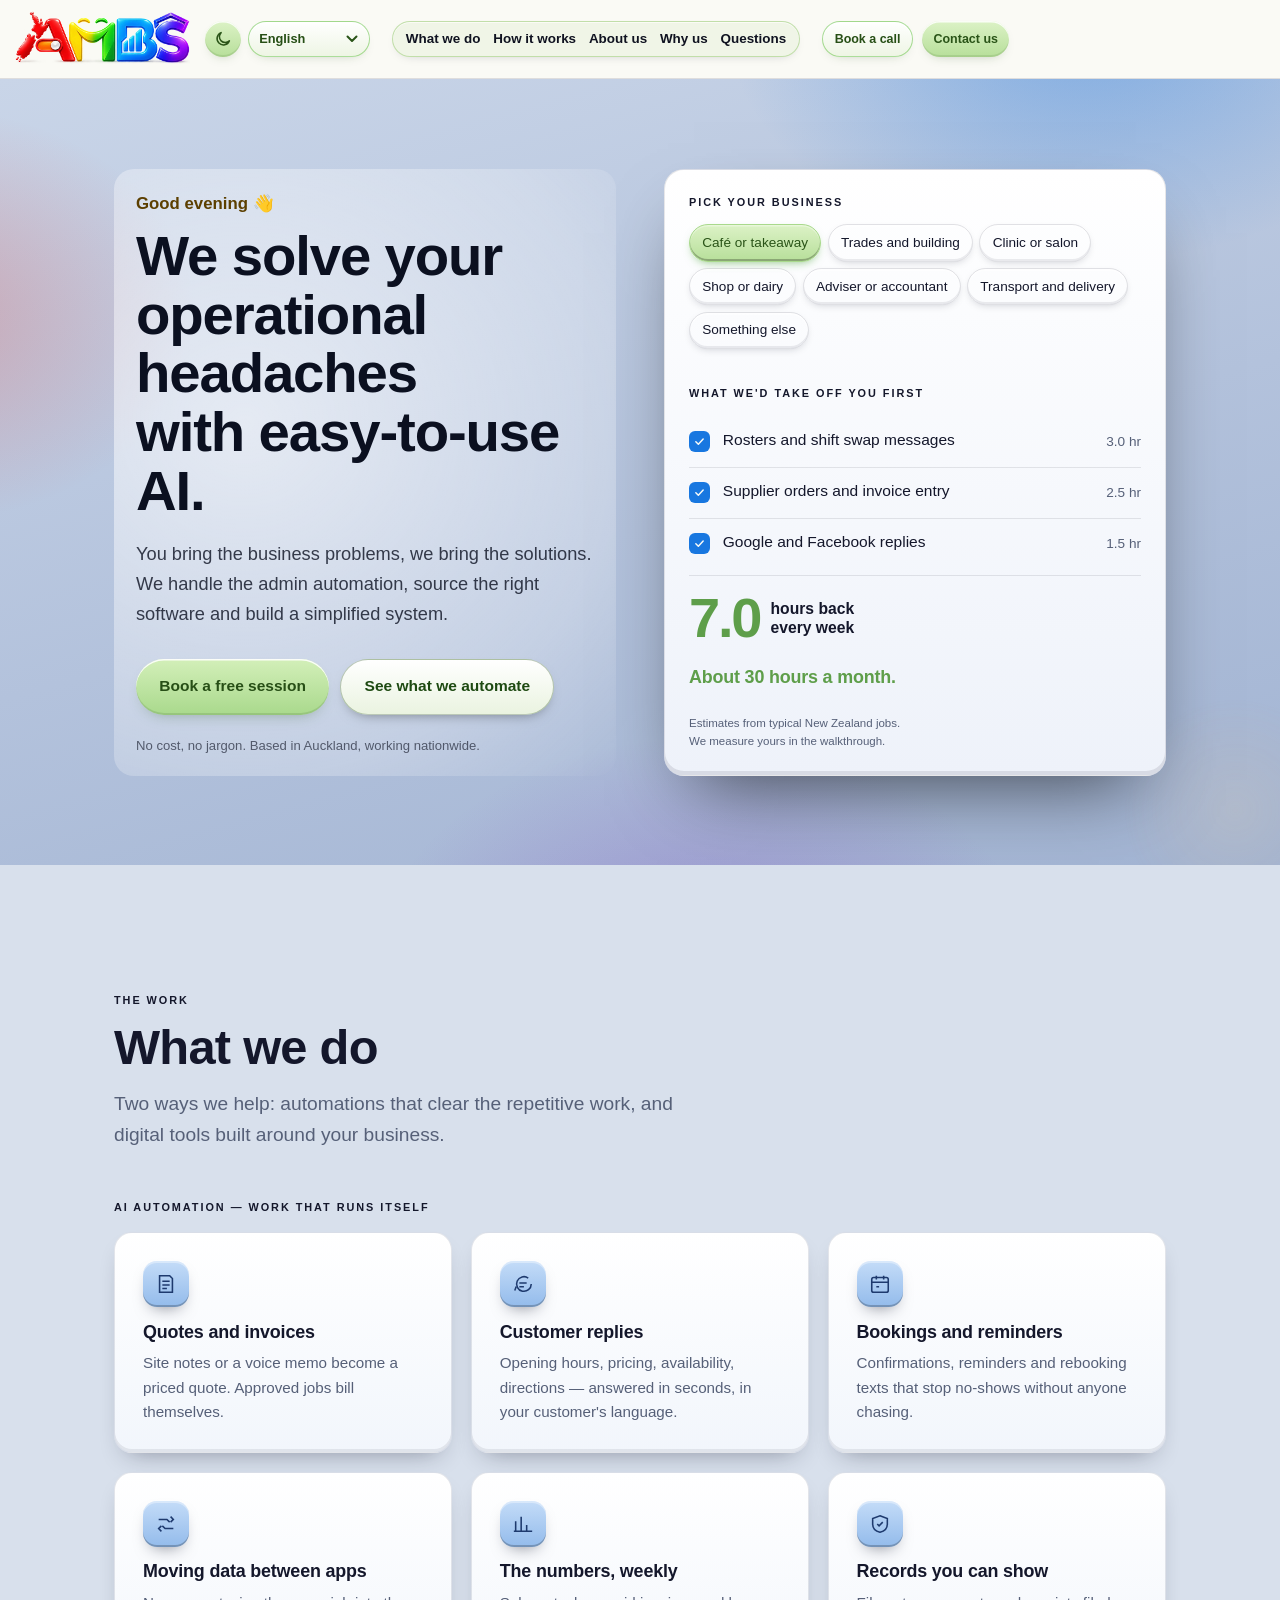
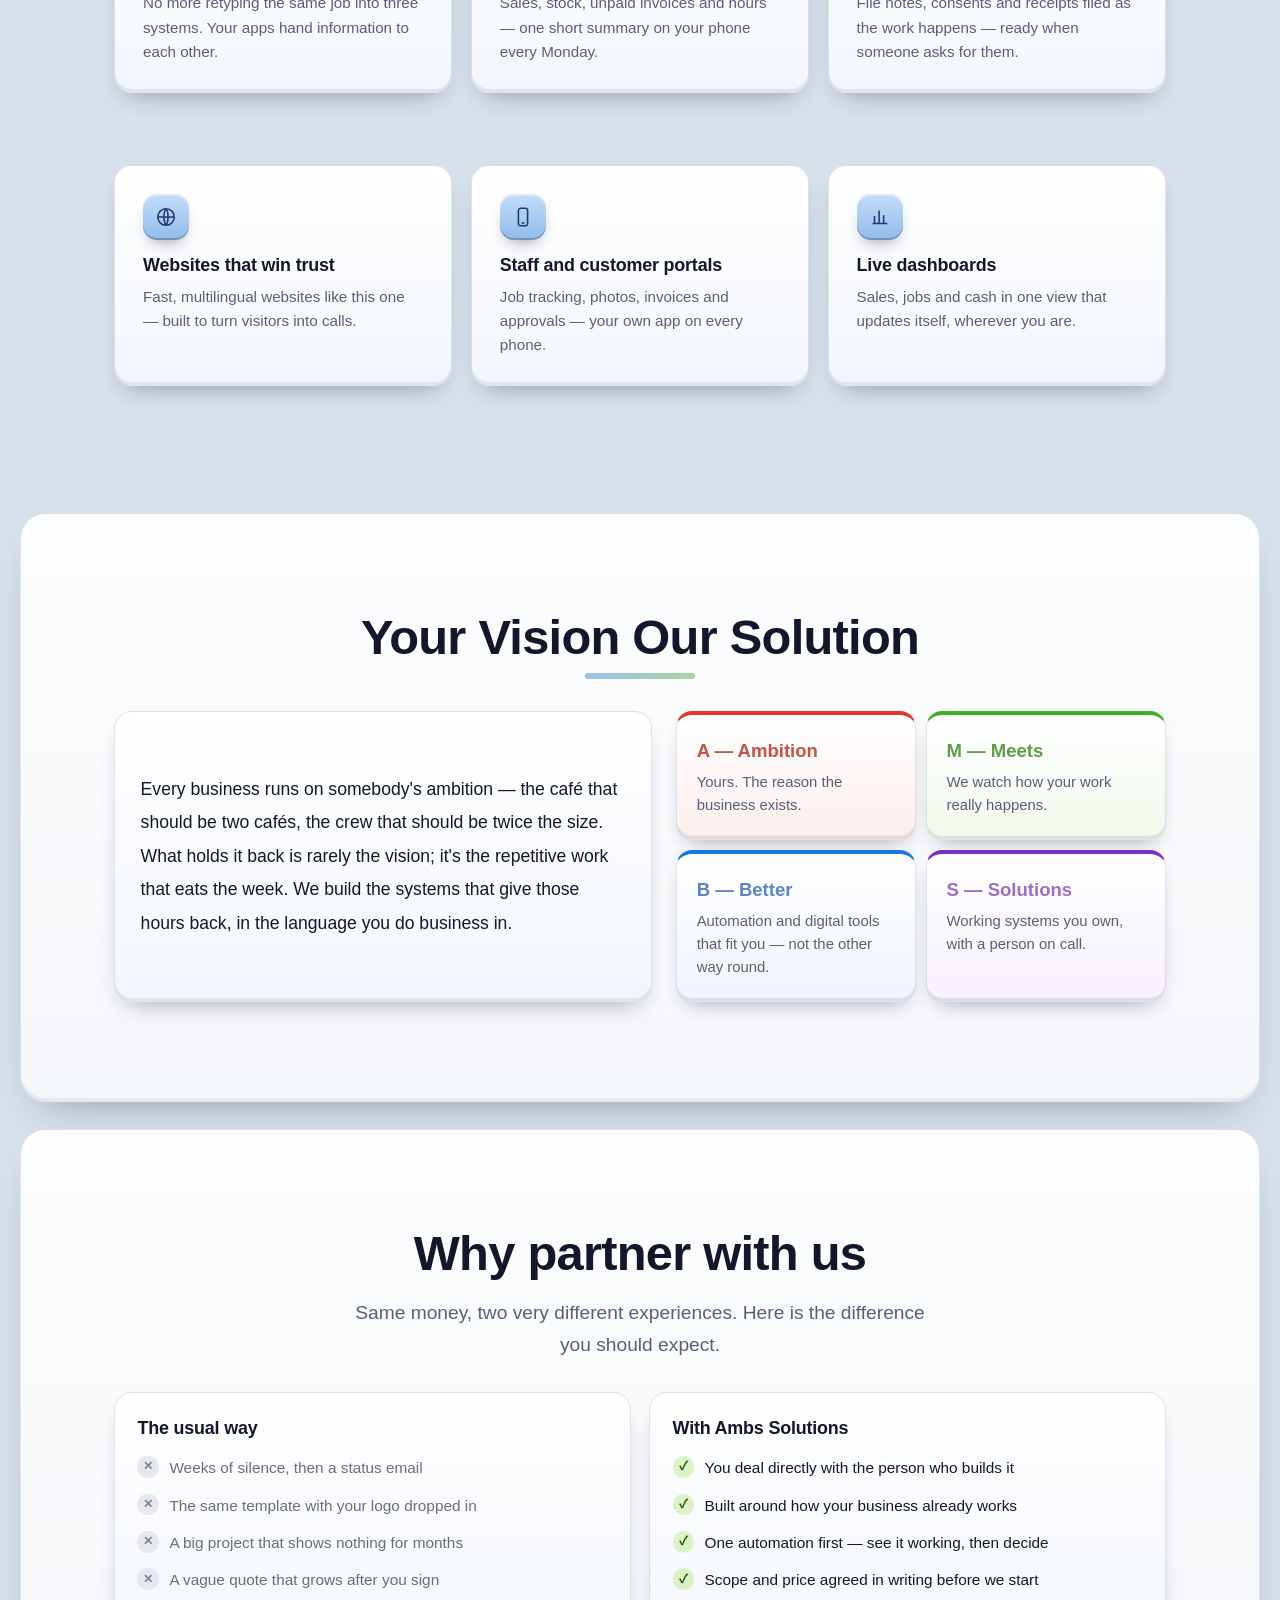
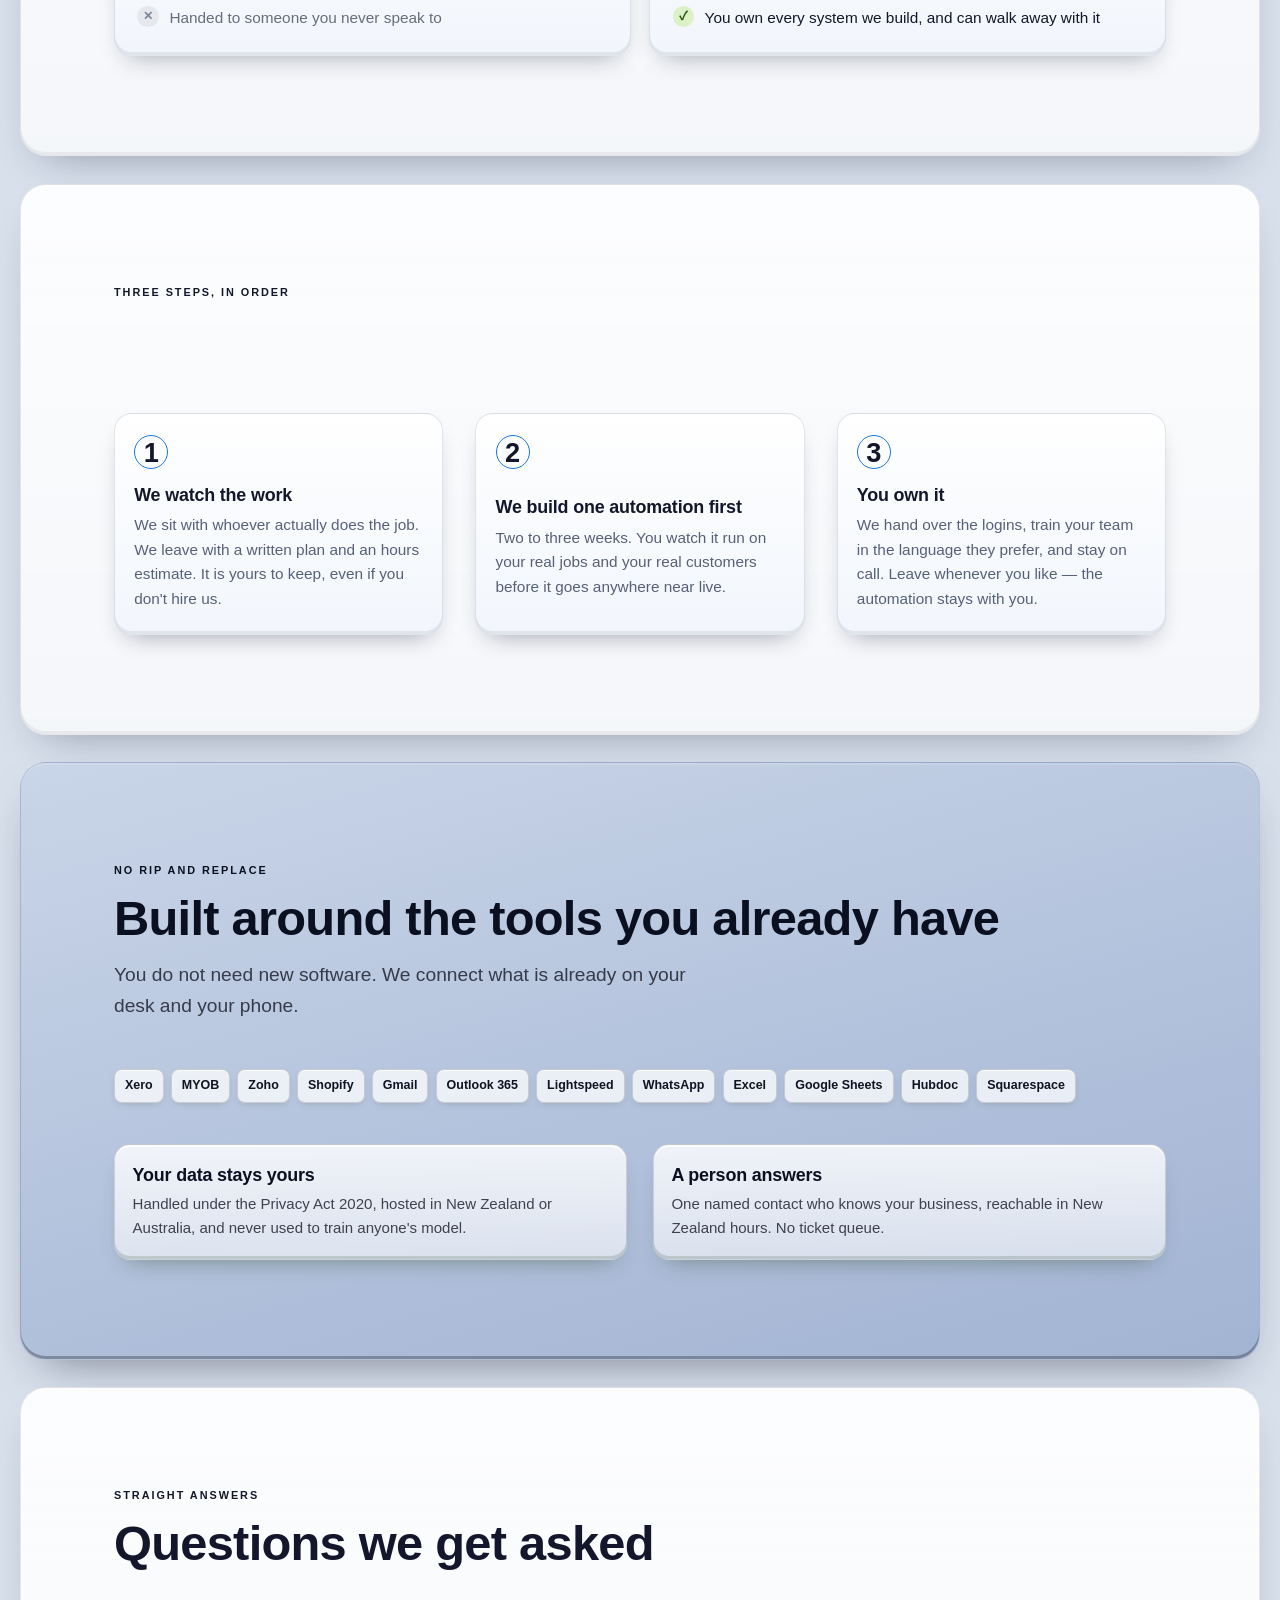
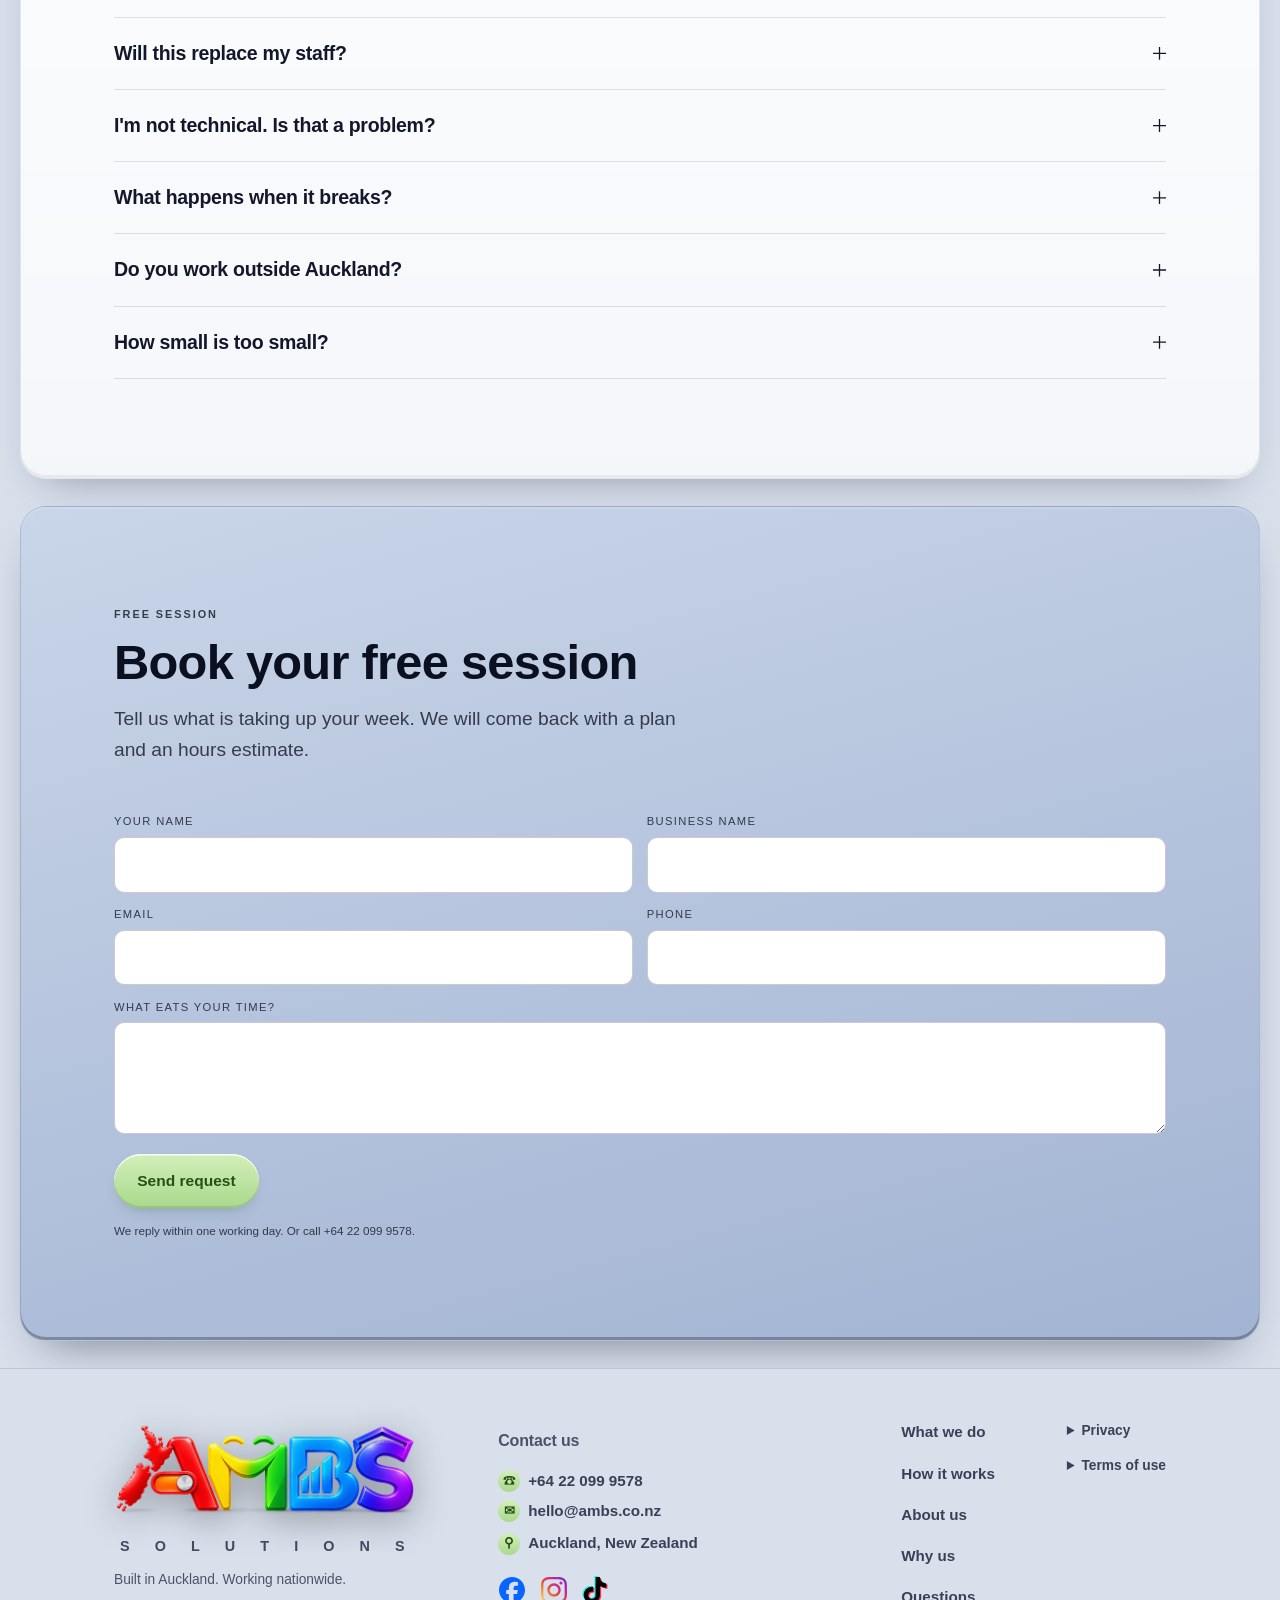
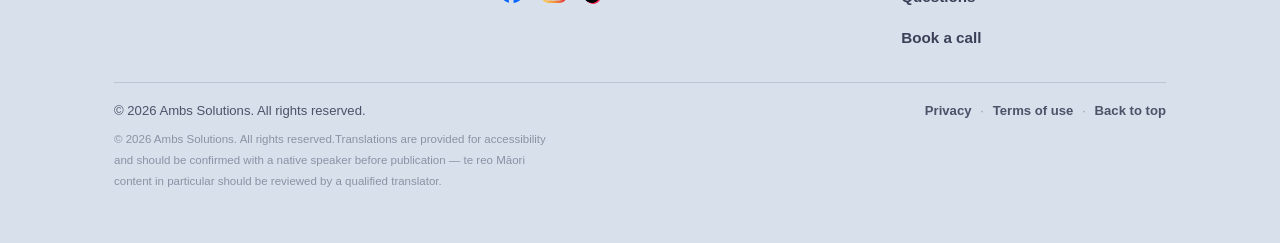
<file: index.html>
<!DOCTYPE html>
<html lang="en" translate="no">
<head>
<meta charset="utf-8">
<meta name="viewport" content="width=device-width, initial-scale=1">
<title>Ambs Solutions — AI automation for New Zealand businesses</title>
<meta name="description" content="We solve your operational headaches with easy-to-use AI. Automation, websites, portals and dashboards for New Zealand businesses.">
<!-- Tab icon follows the phone's light or dark setting. The browser picks the
     first link whose media matches, so the plain one stays last as a fallback
     for anything that does not understand media on an icon link. -->
<link rel="icon" type="image/png" sizes="32x32" href="/favicon-dark.png"  media="(prefers-color-scheme: dark)">
<link rel="icon" type="image/png" sizes="32x32" href="/favicon-light.png" media="(prefers-color-scheme: light)">
<link rel="icon" type="image/png" sizes="32x32" href="/favicon-light.png">
<!-- One home screen icon, on white. Both iOS and Android read this once when
     the app is added and never look again, so a dark variant only decided
     which one you were stuck with. The tab icon below does follow the theme,
     because browsers re-evaluate that on every load. -->
<link rel="apple-touch-icon" href="/apple-touch-icon.png">
<link rel="manifest" href="/manifest.webmanifest">
<meta name="application-name" content="Ambs Solutions">
<!-- The site has its own language picker, so the browser must not translate
     on top of it. Without this, choosing Punjabi sets lang="pa" and Chrome
     then offers to translate the page back to English on the next load. -->
<meta name="google" content="notranslate">
<meta name="apple-mobile-web-app-capable" content="yes">
<meta name="apple-mobile-web-app-title" content="Ambs">
<meta name="apple-mobile-web-app-status-bar-style" content="default">
<meta name="mobile-web-app-capable" content="yes">
<link rel="canonical" href="https://ambs.co.nz/">
<!-- Structured data: tells search engines what this business is, rather than
     leaving them to infer it from the copy. Every value here already appears
     on the page. -->
<script type="application/ld+json">
{
  "@context": "https://schema.org",
  "@type": "ProfessionalService",
  "@id": "https://ambs.co.nz/#business",
  "name": "Ambs Solutions",
  "url": "https://ambs.co.nz/",
  "logo": "https://ambs.co.nz/icon-512.png",
  "image": "https://ambs.co.nz/icon-512.png",
  "description": "AI automation and digital solutions for New Zealand businesses. Auckland based, working nationwide.",
  "email": "hello@ambs.co.nz",
  "telephone": "+64220999578",
  "priceRange": "$$",
  "address": {
    "@type": "PostalAddress",
    "addressLocality": "Auckland",
    "addressCountry": "NZ"
  },
  "areaServed": {
    "@type": "Country",
    "name": "New Zealand"
  },
  "availableLanguage": ["en", "zh", "hi", "mi", "pa"],
  "sameAs": [],
  "hasOfferCatalog": {
    "@type": "OfferCatalog",
    "name": "What we do",
    "itemListElement": [
      { "@type": "Offer", "itemOffered": { "@type": "Service", "name": "AI automation",
        "description": "Quotes and invoices, customer replies, bookings and reminders handled automatically." } },
      { "@type": "Offer", "itemOffered": { "@type": "Service", "name": "Digital solutions",
        "description": "Websites, portals and dashboards built around how the business already works." } }
    ]
  }
}
</script>
<script type="application/ld+json">
{
  "@context": "https://schema.org",
  "@type": "WebSite",
  "@id": "https://ambs.co.nz/#website",
  "url": "https://ambs.co.nz/",
  "name": "Ambs Solutions",
  "inLanguage": "en-NZ",
  "publisher": { "@id": "https://ambs.co.nz/#business" }
}
</script>

<!-- The light value ships in the markup and matches theme_color in the
     manifest. The manifest also carries a dark pair, which is how Chrome
     handles a dark status bar for an installed app — the meta tag never
     could. In a browser tab the script below adds colour-scheme rules. -->
<meta name="theme-color" content="#FCFBF6">
<meta property="og:type" content="website">
<meta property="og:url" content="https://ambs.co.nz/">
<meta property="og:title" content="Ambs Solutions — AI automation for New Zealand businesses">
<meta property="og:description" content="We solve your operational headaches with easy-to-use AI.">
<meta name="twitter:card" content="summary">
<link rel="preconnect" href="https://fonts.googleapis.com">
<link rel="preconnect" href="https://fonts.gstatic.com" crossorigin>
<link href="https://fonts.googleapis.com/css2?family=Noto+Sans+SC:wght@400;500;700&family=Noto+Sans+Devanagari:wght@400;500;700&family=Noto+Sans+Gurmukhi:wght@400;500;700&display=swap" rel="stylesheet">
<style>
/* ============ tokens ============ */
:root{
  --ink:#101F26;
  --ink-soft:#1B3140;
  --paper:#EEF1EC;
  --white:#F8FAF7;
  --pounamu:#16755F;
  --pounamu-lift:#1E9679;
  --kowhai:#F5B92E;
  --slate:#5B7078;
  --line:rgba(16,31,38,.13);
  --line-dark:rgba(238,241,236,.16);
  --display:"Bricolage Grotesque","Noto Sans SC","Noto Sans Devanagari","Noto Sans Gurmukhi",system-ui,sans-serif;
  --body:"Instrument Sans","Noto Sans SC","Noto Sans Devanagari","Noto Sans Gurmukhi",system-ui,-apple-system,sans-serif;
  --mono:"IBM Plex Mono","Noto Sans SC","Noto Sans Devanagari","Noto Sans Gurmukhi",ui-monospace,monospace;
  --pad:clamp(20px,5vw,72px);
  --maxw:1180px;
}
html[lang="zh"]{--display:"Noto Sans SC",system-ui,sans-serif}
html[lang="hi"]{--display:"Noto Sans Devanagari",system-ui,sans-serif}
html[lang="pa"]{--display:"Noto Sans Gurmukhi",system-ui,sans-serif}

*{box-sizing:border-box}
html{-webkit-text-size-adjust:100%;scroll-behavior:smooth}
body{
  margin:0;background:var(--paper);color:var(--ink);
  font-family:var(--body);font-size:17px;line-height:1.6;
  -webkit-font-smoothing:antialiased;
}
img,svg{max-width:100%;display:block}
a{color:inherit}
button,select,input,textarea{font:inherit;color:inherit}
:focus-visible{outline:3px solid var(--kowhai);outline-offset:3px;border-radius:3px}
/* a tap or a click should not leave a ring behind */
:focus:not(:focus-visible){outline:none}
/* Browsers treat a select as focus-visible whenever it has focus, so picking
   a language with a finger left the yellow ring sitting there. The script
   drops focus after a pointer-driven change; keyboard use keeps its ring. */
.langselect.pointer-picked:focus,
.langselect.pointer-picked:focus-visible{outline:none}

h1,h2,h3{font-family:var(--display);font-weight:800;letter-spacing:-.025em;line-height:1.02;margin:0}
h1{font-size:clamp(2.35rem,6.6vw,4.6rem)}
h2{font-size:clamp(1.9rem,4.4vw,3.05rem)}
h3{font-size:1.12rem;font-weight:600;letter-spacing:-.01em;line-height:1.28}
p{margin:0}

.wrap{max-width:var(--maxw);margin:0 auto;padding-inline:var(--pad)}
.eyebrow{
  font-family:var(--mono);font-size:.68rem;letter-spacing:.18em;text-transform:uppercase;
  color:var(--pounamu);margin:0
}
.eyebrow--dark{color:var(--pounamu)}
.lead{font-size:clamp(1.02rem,1.9vw,1.2rem);color:var(--slate);max-width:56ch}

/* ============ buttons ============ */
.btn{
  display:inline-flex;align-items:center;justify-content:center;gap:.5em;
  padding:.92em 1.5em;border-radius:999px;border:1.5px solid transparent;
  font-weight:600;font-size:.97rem;text-decoration:none;cursor:pointer;
  transition:transform .18s ease,background .18s ease,color .18s ease,border-color .18s ease;
  text-align:center;
}
.btn--fill{background:var(--pounamu);color:var(--white)}
.btn--fill:hover{background:var(--pounamu-lift);transform:translateY(-2px)}
.btn--sun{background:var(--kowhai);color:var(--ink)}
.btn--sun:hover{transform:translateY(-2px);background:#FFC945}
.btn--ghost{border-color:var(--line-dark);color:var(--paper)}
.btn--ghost:hover{border-color:var(--kowhai);color:var(--kowhai)}
.btn--sm{padding:.62em 1.1em;font-size:.86rem}

/* ============ header ============ */
header{
  position:sticky;top:0;z-index:50;background:rgba(16,31,38,.94);
  backdrop-filter:blur(12px);border-bottom:1px solid var(--line-dark);color:var(--paper);
}
.bar{display:flex;align-items:center;gap:1rem;height:64px;max-width:var(--maxw);margin:0 auto;padding-inline:var(--pad)}
.mark{font-family:var(--display);font-weight:800;font-size:1.24rem;letter-spacing:-.03em;text-decoration:none;display:flex;align-items:baseline;gap:.18em}
.mark i{width:7px;height:7px;border-radius:50%;background:var(--kowhai);display:block;transform:translateY(-1px)}
.navlinks{display:none;gap:1.6rem;margin-left:auto;font-size:.93rem}
.navlinks a{text-decoration:none;color:rgba(238,241,236,.78);transition:color .15s}
.navlinks a:hover{color:var(--kowhai)}
.bar-right{margin-left:auto;display:flex;align-items:center;gap:.6rem}
.navlinks+.bar-right{margin-left:0}

/* language control */
.langpills{display:none;gap:.22rem;background:rgba(238,241,236,.08);padding:.22rem;border-radius:999px}
.langpills button{
  background:none;border:0;cursor:pointer;padding:.4em .72em;border-radius:999px;
  font-size:.8rem;font-weight:500;color:rgba(238,241,236,.72);white-space:nowrap;transition:.15s
}
.langpills button:hover{color:var(--paper)}
.langpills button[aria-pressed="true"]{background:var(--paper);color:var(--ink)}
.langselect{
  background:rgba(238,241,236,.1);border:1px solid var(--line-dark);color:var(--paper);
  border-radius:999px;padding:.5em 2em .5em .85em;font-size:.85rem;cursor:pointer;
  appearance:none;
  background-image:url("data:image/svg+xml;utf8,<svg xmlns='http://www.w3.org/2000/svg' width='10' height='7' fill='none'><path d='M1 1l4 4 4-4' stroke='%23EEF1EC' stroke-width='1.6' stroke-linecap='round'/></svg>");
  background-repeat:no-repeat;background-position:right .8em center;
}
.langselect option{color:#101F26}
.menu-btn{background:none;border:1px solid var(--line-dark);border-radius:10px;width:40px;height:38px;cursor:pointer;display:grid;place-items:center;flex:0 0 auto}
.menu-btn span{display:block;width:17px;height:2px;background:currentColor}
.drawer{display:none;border-top:1px solid var(--line-dark);padding:.6rem var(--pad) 1.1rem}
.drawer.open{display:block}
.drawer a{display:block;padding:.72rem 0;text-decoration:none;border-bottom:1px solid var(--line-dark);font-size:1rem}
.drawer .btn{margin-top:1rem;width:100%}

/* ============ hero ============ */
.hero{background:var(--ink);color:var(--paper);position:relative;overflow:hidden;padding:clamp(3rem,7vw,5.6rem) 0 clamp(3.4rem,7vw,5.6rem)}
.hero::before{
  content:"";position:absolute;inset:0;pointer-events:none;
  background:radial-gradient(680px 420px at 88% -8%,rgba(30,150,121,.34),transparent 65%),
             radial-gradient(520px 340px at 4% 104%,rgba(245,185,46,.13),transparent 68%);
}
.hero .wrap{position:relative;display:grid;gap:clamp(2.4rem,5vw,3.6rem)}
.hero-copy{max-width:none}
.hero-copy .eyebrow{margin-bottom:1.1rem}
.hero-copy h1{margin-bottom:1.15rem}
.hero-copy h1 em{font-style:normal;color:var(--kowhai)}
.hero-sub{color:rgba(238,241,236,.76);font-size:clamp(1.02rem,2vw,1.17rem);max-width:none}
.hero-cta{display:flex;flex-wrap:wrap;gap:.7rem;margin-top:1.9rem}
.hero-note{font-family:var(--mono);font-size:.76rem;color:rgba(238,241,236,.5);margin-top:1.3rem;line-height:1.7}

/* ============ signature: docket stack ============ */
.docket{background:var(--white);color:var(--ink);border-radius:20px;padding:clamp(1.1rem,3vw,1.5rem);box-shadow:0 30px 70px -30px rgba(0,0,0,.6);position:relative}
/* both hero blocks run the full height of the row */
.hero-copy{display:flex;flex-direction:column;justify-content:center}
.docket{display:flex;flex-direction:column;height:100%}
.docket .tickets{flex:1 1 auto}
.docket::after{
  content:"";position:absolute;left:6%;right:6%;bottom:-9px;height:12px;border-radius:0 0 16px 16px;
  background:rgba(248,250,247,.42);z-index:-1
}
.docket-label{font-family:var(--mono);font-size:.68rem;letter-spacing:.15em;text-transform:uppercase;color:var(--slate);margin-bottom:.8rem}
.chips{display:flex;flex-wrap:wrap;gap:.4rem;margin-bottom:1.15rem}
.chip{
  background:none;border:1.4px solid var(--line);border-radius:999px;padding:.5em .9em;
  font-size:.85rem;font-weight:500;cursor:pointer;transition:.16s;white-space:nowrap
}
.chip:hover{border-color:var(--pounamu);color:var(--pounamu)}
.chip[aria-pressed="true"]{background:var(--ink);border-color:var(--ink);color:var(--paper)}
.tickets{border-top:1.4px dashed var(--line);padding-top:.35rem}
.ticket{display:flex;align-items:flex-start;gap:.8rem;padding:.85rem 0;border-bottom:1.4px dashed var(--line)}
.ticket-tick{
  flex:0 0 auto;width:21px;height:21px;border-radius:6px;background:var(--pounamu);
  display:grid;place-items:center;margin-top:1px
}
.ticket-tick svg{width:11px;height:11px}
.ticket-name{font-weight:500;font-size:.97rem;line-height:1.35}
.ticket-hrs{margin-left:auto;font-family:var(--mono);font-size:.85rem;color:var(--slate);white-space:nowrap;padding-top:1px}
.docket-total{display:flex;align-items:baseline;gap:.6rem;padding-top:1.05rem}
.docket-num{font-family:var(--display);font-size:clamp(2.6rem,8vw,3.5rem);font-weight:800;letter-spacing:-.04em;line-height:.9;color:var(--pounamu)}
.docket-unit{font-weight:600;font-size:.98rem;max-width:11ch;line-height:1.25}
.docket-foot{font-family:var(--mono);font-size:.71rem;color:var(--slate);margin-top:.85rem;line-height:1.6}
.docket-foot b{color:var(--ink);font-weight:500}
.anim-in{animation:dealIn .42s cubic-bezier(.22,1,.36,1) backwards}
@keyframes dealIn{from{opacity:0;transform:translateY(9px)}to{opacity:1;transform:none}}

/* ============ sections ============ */
section{padding:clamp(3.4rem,8vw,6.2rem) 0}
.sec-head{margin-bottom:clamp(2rem,4vw,3rem)}
.sec-head .eyebrow{margin-bottom:.9rem}
.sec-head h2{margin-bottom:1rem}

.grid{display:grid;gap:1px;background:var(--line);border:1px solid var(--line);border-radius:16px;overflow:hidden}
.cell{background:var(--paper);padding:clamp(1.3rem,3vw,1.75rem)}
.cell h3{margin-bottom:.5rem}
.cell p{color:var(--slate);font-size:.95rem}
.cell-ico{width:26px;height:26px;margin-bottom:1rem;color:var(--pounamu)}
.cell-ico svg{width:100%;height:100%}

/* steps */
.steps{display:grid;gap:1.6rem;counter-reset:s}
.step{display:grid;grid-template-columns:auto 1fr;gap:1.1rem;align-items:start;padding-bottom:1.6rem;border-bottom:1px solid var(--line)}
.step:last-child{border-bottom:0;padding-bottom:0}
.step-n{font-family:var(--mono);font-size:.76rem;color:var(--pounamu);border:1.4px solid var(--pounamu);border-radius:50%;width:34px;height:34px;display:grid;place-items:center;flex:0 0 auto}
.step h3{margin-bottom:.42rem}
.step p{color:var(--slate);font-size:.96rem;max-width:60ch}
.tier .btn{margin-top:auto;align-self:flex-start}

/* trust */
.trust{background:var(--ink);color:var(--paper)}
.trust .lead{color:rgba(238,241,236,.72)}
.tools{display:flex;flex-wrap:wrap;gap:.45rem;margin:2rem 0 2.6rem}
.tool{font-family:var(--mono);font-size:.78rem;border:1px solid var(--line-dark);border-radius:8px;padding:.45em .8em;color:rgba(238,241,236,.82)}
.trust-grid{display:grid;gap:1.6rem}
.tcell{border-top:1.5px solid var(--kowhai);padding-top:1.05rem}
.tcell h3{margin-bottom:.45rem}
.tcell p{color:rgba(238,241,236,.7);font-size:.94rem}

/* faq */
.faq{border-top:1px solid var(--line)}
.q{border-bottom:1px solid var(--line)}
.q button{
  width:100%;background:none;border:0;cursor:pointer;text-align:left;
  display:flex;gap:1rem;align-items:center;padding:1.25rem 0;
  font-family:var(--display);font-weight:600;font-size:clamp(1.02rem,2.2vw,1.22rem);letter-spacing:-.015em
}
.q button::after{content:"";margin-left:auto;flex:0 0 auto;width:13px;height:13px;background:currentColor;transition:transform .22s;
  clip-path:polygon(45% 0,55% 0,55% 45%,100% 45%,100% 55%,55% 55%,55% 100%,45% 100%,45% 55%,0 55%,0 45%,45% 45%)}
.q.open button::after{transform:rotate(45deg)}
.q .a{display:none;padding:0 0 1.4rem;color:var(--slate);max-width:64ch;font-size:.97rem}
.q.open .a{display:block}

/* contact */
.contact{background:var(--pounamu);color:var(--white)}
.contact .lead{color:rgba(248,250,247,.8)}
.form{display:grid;gap:.85rem;margin-top:2rem}
.field{display:grid;gap:.35rem}
.field label{font-family:var(--mono);font-size:.7rem;letter-spacing:.12em;text-transform:uppercase;color:rgba(248,250,247,.76)}
.field input,.field select,.field textarea{
  background:rgba(248,250,247,.1);border:1.4px solid rgba(248,250,247,.26);border-radius:10px;
  padding:.78em .9em;color:var(--white);width:100%
}
.field input::placeholder,.field textarea::placeholder{color:rgba(248,250,247,.45)}
.field select option{color:#101F26}
.field textarea{min-height:112px;resize:vertical}
.form .btn{justify-self:start;margin-top:.4rem}
.form-note{font-family:var(--mono);font-size:.73rem;color:rgba(248,250,247,.66);margin-top:.9rem}

footer{background:var(--ink);color:rgba(238,241,236,.6);padding:2.8rem 0 3.2rem;font-size:.86rem}
footer .mark{color:var(--paper);margin-bottom:1rem}
.foot-grid{display:grid;gap:1.6rem}
.foot-links{display:flex;flex-wrap:wrap;gap:1.1rem}
.foot-links a{text-decoration:none}
.foot-links a:hover{color:var(--kowhai)}
.foot-fine{font-family:var(--mono);font-size:.71rem;line-height:1.8;color:rgba(238,241,236,.42);max-width:70ch}

/* reveal */
.rv{opacity:0;transform:translateY(16px);transition:opacity .6s ease,transform .6s cubic-bezier(.22,1,.36,1)}
.rv.on{opacity:1;transform:none}

/* ============ breakpoints ============ */
@media (min-width:600px){
  .grid{grid-template-columns:repeat(2,1fr)}
  .form{grid-template-columns:1fr 1fr}
  .field--full{grid-column:1/-1}
}
@media (min-width:820px){
  .trust-grid{grid-template-columns:repeat(3,1fr)}
  .steps{grid-template-columns:repeat(3,1fr);gap:2rem}
  .step{border-bottom:0;padding-bottom:0;grid-template-columns:1fr;gap:.9rem;border-top:1px solid var(--line);padding-top:1.2rem}
  .foot-grid{grid-template-columns:1.2fr 1fr}
}
@media (min-width:940px){
  .navlinks{display:flex}
  .langpills{display:flex}
  .langselect,.menu-btn{display:none}
  .drawer{display:none!important}
  .hero .wrap{grid-template-columns:1fr 1fr;align-items:stretch}
  .grid{grid-template-columns:repeat(3,1fr)}
  .hero-copy{padding-right:1rem}
}
@media (prefers-reduced-motion:reduce){
  *{animation-duration:.001ms!important;transition-duration:.001ms!important}
  html{scroll-behavior:auto}
  .rv{opacity:1;transform:none}
}

/* ===== AMBS redesign: logo palette · Arial · embossed · responsive ===== */
:root{
  --ink:#14172B;--paper:#F6F7FB;--white:#FFFFFF;
  --pounamu:#1877E0;--pounamu-lift:#2E8DF5;--kowhai:#FFC21A;
  --slate:#566078;--line:rgba(20,23,43,.12);--line-dark:rgba(246,247,251,.16);
  --red:#E5352B;--orange:#F58220;--green:#3FAE29;--purple:#7B2FBE;
  --display:Arial,"Helvetica Neue",Helvetica,"Noto Sans SC","Noto Sans Devanagari","Noto Sans Gurmukhi",sans-serif;
  --body:Arial,"Helvetica Neue",Helvetica,"Noto Sans SC","Noto Sans Devanagari","Noto Sans Gurmukhi",sans-serif;
  --mono:Arial,"Helvetica Neue",Helvetica,"Noto Sans SC","Noto Sans Devanagari","Noto Sans Gurmukhi",sans-serif;
}
h1,h2,h3{letter-spacing:-.015em}
/* light header so the logo carries the colour */
header{background:rgba(255,255,255,.94)!important;color:var(--ink)!important;border-bottom:1px solid var(--line)!important}
header a,header button{color:var(--ink)}
header nav a{color:rgba(20,23,43,.72)}
header nav a:hover{color:var(--pounamu)}
header [class*="pill"] button,header [class*="pills"] button{color:var(--slate)}
header [class*="pill"] button[aria-pressed="true"],header [class*="pills"] button[aria-pressed="true"]{background:var(--ink);color:#fff}
header select{background-color:#fff;color:var(--ink);border:1px solid var(--line);
  background-image:url("data:image/svg+xml;utf8,<svg xmlns='http://www.w3.org/2000/svg' width='10' height='7' fill='none'><path d='M1 1l4 4 4-4' stroke='%2314172B' stroke-width='1.6' stroke-linecap='round'/></svg>")!important;
  background-repeat:no-repeat!important;background-position:right .65em center!important}
header [class*="drawer"]{background:rgba(255,255,255,.98)!important}
header [class*="drawer"] a{color:var(--ink)!important;border-color:var(--line)!important}
.mark{flex:0 0 auto;align-items:center}
.mark img{height:34px;width:auto;max-width:none;object-fit:contain;display:block}
/* hero: navy with the logo's glow colours */
.hero::before{background:
  radial-gradient(560px 380px at 85% -8%,rgba(24,119,224,.40),transparent 65%),
  radial-gradient(420px 320px at -6% 30%,rgba(229,53,43,.26),transparent 65%),
  radial-gradient(520px 380px at 55% 115%,rgba(123,47,190,.30),transparent 65%)!important}
/* embossed, gradient buttons — glossy like the logo */
.btn{border:0!important;position:relative;
  box-shadow:0 8px 18px -8px rgba(20,23,43,.55),inset 0 1.5px 0 rgba(255,255,255,.45),inset 0 -2.5px 0 rgba(0,0,0,.22);
  transition:transform .12s ease,box-shadow .12s ease,filter .12s ease}
.btn:hover{transform:translateY(-2px);filter:brightness(1.06)}
.btn:active{transform:translateY(1px);filter:brightness(.97);
  box-shadow:0 4px 10px -6px rgba(20,23,43,.6),inset 0 2px 5px rgba(0,0,0,.28)}
.btn--fill{background:linear-gradient(180deg,#6FCB3A 0%,#2E9418 100%)!important;color:#fff!important;text-shadow:0 1px 1px rgba(0,0,0,.28)}
.btn--fill:hover{background:linear-gradient(180deg,#7FDB49,#37A81E)!important}
.btn--sun{background:linear-gradient(180deg,#8FE24A 0%,#46B31F 100%)!important;color:#0E2B00!important;text-shadow:0 1px 0 rgba(255,255,255,.30)}
.btn--sun:hover{background:linear-gradient(180deg,#9FEF5C,#52C428)!important}
.btn--ghost{background:linear-gradient(180deg,rgba(111,203,58,.30),rgba(46,148,24,.16))!important;color:#EFFFE4!important;
  border:1px solid rgba(143,226,74,.55)!important;
  box-shadow:inset 0 1px 0 rgba(255,255,255,.22),0 6px 14px -8px rgba(0,0,0,.5)}
/* offering groups */
.grp{font-weight:700;font-size:.78rem;letter-spacing:.14em;text-transform:uppercase;color:var(--pounamu);margin:2.4rem 0 1rem}

/* about — the acronym in the logo's four colours */
#about .about-grid{display:grid;gap:2rem;margin-top:1.6rem}
#about .about-p{font-size:1.06rem;line-height:1.8;color:var(--ink);max-width:60ch;margin:0}
.acronym{display:grid;grid-template-columns:repeat(2,1fr);gap:1px;background:var(--line);border:1px solid var(--line);border-radius:18px;overflow:hidden}
.acr{background:var(--white);padding:1.1rem 1.1rem 1.2rem;border-top:4px solid transparent}
.acr b{display:block;font-family:var(--display);font-weight:800;font-size:1.1rem;margin-bottom:.35rem}
.acr p{font-size:.9rem;color:var(--slate);line-height:1.55;margin:0}
.acr:nth-child(1){border-top-color:var(--red)}.acr:nth-child(1) b{color:var(--red)}
.acr:nth-child(2){border-top-color:var(--green)}.acr:nth-child(2) b{color:var(--green)}
.acr:nth-child(3){border-top-color:var(--pounamu)}.acr:nth-child(3) b{color:var(--pounamu)}
.acr:nth-child(4){border-top-color:var(--purple)}.acr:nth-child(4) b{color:var(--purple)}
/* responsive: phone-first, then tablet / laptop / desktop */
.grid{display:grid;gap:1rem;grid-template-columns:1fr}
@media(min-width:640px){ /* tablet */
  .grid{grid-template-columns:repeat(2,1fr)}
  .mark img{height:40px}
}
@media(min-width:960px){ /* laptop */
  .grid{grid-template-columns:repeat(3,1fr)}
  .mark img{height:46px}
  #about .about-grid{grid-template-columns:1.1fr 1fr;align-items:start}
}
@media(min-width:1400px){ /* large desktop */
  .wrap{max-width:1240px}
}

/* about section polish */
#about h2{font-size:clamp(2rem,5.5vw,3rem)}
#about h2::after{content:"";display:block;width:136px;height:6px;border-radius:99px;margin-top:.65rem;
  background:linear-gradient(90deg,var(--red),var(--kowhai),var(--green),var(--pounamu),var(--purple))}
.about-story{max-width:60ch}
.acronym{gap:10px;background:none;border:0;border-radius:0;overflow:visible}
.acr{position:relative;overflow:hidden;border:1px solid var(--line);border-radius:16px;
  padding:1.35rem 1.1rem 1.3rem;box-shadow:0 10px 22px -16px rgba(20,23,43,.35);
  transition:transform .18s ease,box-shadow .18s ease}
.acr:hover{transform:translateY(-4px);box-shadow:0 16px 30px -16px rgba(20,23,43,.45)}
.acr:nth-child(1) .acr:nth-child(2) .acr:nth-child(3) .acr:nth-child(4) @media(max-width:420px){.acronym{grid-template-columns:1fr}}

/* current language clearly highlighted */
header [class*="pills"] button[aria-pressed="true"]{
  background:linear-gradient(180deg,#6FCB3A,#2E9418)!important;color:#fff!important;font-weight:700;
  box-shadow:inset 0 1px 0 rgba(255,255,255,.35),0 3px 8px -4px rgba(46,148,24,.6)}
header [class*="pills"] button{font-weight:600}
.langselect{font-weight:700;color:#1C4A0E!important;border:1.6px solid rgba(70,179,31,.55)!important;
  background-color:#EFF9E4!important;border-radius:999px}

/* header phone + email icon buttons */
.hdr-ico{width:38px;height:38px;border-radius:50%;display:grid;place-items:center;flex:0 0 auto;
  background:linear-gradient(180deg,#8FE24A,#46B31F);color:#0E2B00;margin-right:.45rem;
  box-shadow:0 6px 14px -6px rgba(20,23,43,.5),inset 0 1.5px 0 rgba(255,255,255,.4),inset 0 -2px 0 rgba(0,0,0,.18);
  transition:transform .12s ease,filter .12s ease}
.hdr-ico svg{width:18px;height:18px}
.hdr-ico:hover{transform:translateY(-2px);filter:brightness(1.06)}
.hdr-ico:active{transform:translateY(1px)}
@media(max-width:400px){.hdr-ico{width:34px;height:34px}.hdr-ico svg{width:16px;height:16px}}

/* icon animations */
@keyframes ico-ring{0%,86%,100%{transform:rotate(0)}88%{transform:rotate(-14deg)}90%{transform:rotate(11deg)}92%{transform:rotate(-9deg)}94%{transform:rotate(6deg)}96%{transform:rotate(-3deg)}98%{transform:rotate(1deg)}}
@keyframes ico-hop{0%,88%,100%{transform:translateY(0)}91%{transform:translateY(-3px)}94%{transform:translateY(1px)}97%{transform:translateY(-1px)}}
.hdr-ico[href^="tel"] svg{animation:ico-ring 6s ease-in-out infinite;transform-origin:50% 40%}
@media(prefers-reduced-motion:reduce){.hdr-ico svg{animation:none!important}}

/* radiating pulse rings — impossible to miss */
.hdr-ico{position:relative}
.hdr-ico::after{content:"";position:absolute;inset:0;border-radius:50%;pointer-events:none;
  border:2.5px solid rgba(70,179,31,.65);opacity:0;animation:ico-ping 2.6s ease-out infinite}
@keyframes ico-ping{0%{transform:scale(.95);opacity:.9}70%{transform:scale(1.55);opacity:0}100%{transform:scale(1.55);opacity:0}}

/* contact us as embossed button in nav */
.nav-contact{margin-left:.35rem}
.navlinks .nav-contact{padding:.5em .95em;font-size:.85rem}

/* ===== dark theme (auto by device, manual via toggle) ===== */
html[data-theme="dark"]{
  --ink:#E9EDF9;            /* text flips white  */
  --paper:#0F1428;          /* light surfaces flip dark */
  --white:#161C33;
  --line:rgba(233,237,249,.14);
  --slate:#A7B1CC;
  --deep:#0B1023;           /* stable navy for always-dark sections */
}
html[data-theme="dark"] .hero{background:var(--deep);color:#E9EDF9}
html[data-theme="dark"] .trust{background:var(--deep);color:#E9EDF9}
html[data-theme="dark"] footer{background:var(--deep)}
html[data-theme="dark"] .chip[aria-pressed="true"]{background:#8FE24A;border-color:#8FE24A;color:#0E2B00}
html[data-theme="dark"] .docket{background:#1B2240;color:#E9EDF9;box-shadow:0 30px 70px -30px rgba(0,0,0,.85)}
html[data-theme="dark"] .docket-foot b{color:#E9EDF9}
html[data-theme="dark"] header{background:rgba(15,20,40,.93)!important;border-bottom:1px solid rgba(233,237,249,.12)!important}
html[data-theme="dark"] header a,html[data-theme="dark"] header button{color:#E9EDF9}
html[data-theme="dark"] header nav a{color:rgba(233,237,249,.75)}
html[data-theme="dark"] header nav a:hover{color:#8FE24A}
html[data-theme="dark"] header select{background-color:#161C33!important;color:#E9EDF9!important;border-color:rgba(233,237,249,.22)!important;
  background-image:url("data:image/svg+xml;utf8,<svg xmlns='http://www.w3.org/2000/svg' width='10' height='7' fill='none'><path d='M1 1l4 4 4-4' stroke='%23E9EDF9' stroke-width='1.6' stroke-linecap='round'/></svg>")!important}
html[data-theme="dark"] html[data-theme="dark"] header [class*="drawer"]{background:rgba(15,20,40,.98)!important}
html[data-theme="dark"] header [class*="drawer"] a{color:#E9EDF9!important;border-color:rgba(233,237,249,.12)!important}
html[data-theme="dark"] header [class*="pills"]{background:rgba(233,237,249,.08)}
html[data-theme="dark"] header [class*="pills"] button{color:#A7B1CC}
html[data-theme="dark"] header [class*="pills"] button[aria-pressed="true"]{background:linear-gradient(180deg,#6FCB3A,#2E9418)!important;color:#fff!important}
html[data-theme="dark"] .mark img{background:#FFFFFF;border-radius:10px;padding:3px 8px;box-shadow:0 2px 10px -4px rgba(0,0,0,.5)}
html[data-theme="dark"] .langselect{color:#B9F2A0!important;border-color:rgba(143,226,74,.5)!important;background-color:#14251A!important}
html[data-theme="dark"] input,html[data-theme="dark"] select,html[data-theme="dark"] textarea{color:#E9EDF9;background:#161C33}
/* theme toggle button */
.hdr-theme{background:linear-gradient(180deg,#3A4368,#171D36)!important;color:#FFE9A8!important}

/* mobile header: everything fits, drawer always readable */
@media(max-width:640px){
  .bar-right{gap:.35rem}
  .hdr-ico{width:32px;height:32px;margin-right:.1rem}
  .hdr-ico svg{width:15px;height:15px}
  .mark img{height:28px}
  .langselect{font-size:.72rem;padding:.34em 1.6em .34em .6em;}
}
.bar-right{flex-wrap:nowrap;min-width:0}
.drawer{position:relative;z-index:80}
/* drawer readability, both themes, non-negotiable */
html:not([data-theme="dark"]) .drawer{background:#FFFFFF!important;border-top:1px solid rgba(20,23,43,.12)}
html:not([data-theme="dark"]) .drawer a{color:#14172B!important;border-bottom:1px solid rgba(20,23,43,.10)!important}
html[data-theme="dark"] .drawer{background:#101528!important}
html[data-theme="dark"] .drawer a{color:#E9EDF9!important;border-bottom:1px solid rgba(233,237,249,.12)!important}
.drawer .nav-contact{color:#fff!important;border-bottom:0!important}

/* A·M·B·S cards: embossed like the buttons */
.acr{
  background:linear-gradient(180deg,var(--white) 0%,rgba(20,23,43,.035) 100%);
  box-shadow:0 10px 22px -12px rgba(20,23,43,.45),
             inset 0 2px 0 rgba(255,255,255,.85),
             inset 0 -3px 0 rgba(20,23,43,.10);
  border:1px solid var(--line)}
.acr:hover{transform:translateY(-4px);
  box-shadow:0 18px 32px -14px rgba(20,23,43,.5),
             inset 0 2px 0 rgba(255,255,255,.9),
             inset 0 -3px 0 rgba(20,23,43,.12)}
.acr:active{transform:translateY(1px);
  box-shadow:0 6px 14px -10px rgba(20,23,43,.5),
             inset 0 3px 6px rgba(20,23,43,.14)}
html[data-theme="dark"] .acr{
  background:linear-gradient(180deg,#1B2240 0%,#141A31 100%);
  box-shadow:0 12px 24px -12px rgba(0,0,0,.7),
             inset 0 1.5px 0 rgba(233,237,249,.14),
             inset 0 -3px 0 rgba(0,0,0,.35)}

/* Your Vision Our Solution — embossed lettering */
#about h2{
  font-weight:800;letter-spacing:-.01em;
  background:linear-gradient(180deg,#B678F5 0%,#7B2FBE 62%,#5A1C93 100%);
  -webkit-background-clip:text;background-clip:text;color:transparent;
  filter:drop-shadow(0 2px 0 rgba(255,255,255,.75)) drop-shadow(0 5px 8px rgba(20,23,43,.35))}
html[data-theme="dark"] #about h2{
  background:linear-gradient(180deg,#C99BF7 0%,#9A4FE0 62%,#7B2FBE 100%);
  -webkit-background-clip:text;background-clip:text;color:transparent;
  filter:drop-shadow(0 2px 0 rgba(0,0,0,.55)) drop-shadow(0 5px 10px rgba(0,0,0,.6))}

/* ===== sections as embossed cards ===== */
main section{
  max-width:min(1240px,calc(100% - 2rem));
  margin:1.7rem auto;border-radius:26px;
  background:linear-gradient(180deg,var(--white) 0%,var(--paper) 100%);
  border:1px solid var(--line);overflow:hidden;
  box-shadow:0 20px 44px -24px rgba(20,23,43,.42),
             inset 0 2px 0 rgba(255,255,255,.85),
             inset 0 -3px 0 rgba(20,23,43,.06)}
main section.trust,main section.contact{
  box-shadow:0 22px 48px -24px rgba(20,23,43,.55),
             inset 0 2px 0 rgba(255,255,255,.14),
             inset 0 -3px 0 rgba(0,0,0,.28);border:0}
main section.faq{border-top:1px solid var(--line)}
html[data-theme="dark"] main section{
  background:linear-gradient(180deg,#161C33 0%,#101528 100%);
  border:1px solid rgba(233,237,249,.10);
  box-shadow:0 22px 48px -24px rgba(0,0,0,.75),
             inset 0 1.5px 0 rgba(233,237,249,.10),
             inset 0 -3px 0 rgba(0,0,0,.4)}
html[data-theme="dark"] main section.trust,html[data-theme="dark"] main section.contact{border:0}
@media(max-width:640px){
  main section{max-width:calc(100% - 1rem);margin:1rem auto;border-radius:18px}
}
.mark--logo .lg{font-size:2rem;line-height:1;background-clip:text;-webkit-background-clip:text;color:transparent;
  filter:drop-shadow(0 2px 2px rgba(0,0,0,.5)) drop-shadow(0 1px 0 rgba(255,255,255,.18))}
.lg-word{color:rgba(238,241,236,.88);font-weight:700;font-size:1rem;line-height:1;letter-spacing:.14em;text-transform:uppercase;margin-left:.55em;transform:translateY(1px)}

/* how it works: three embossed step cards */
.step{
  background:linear-gradient(180deg,var(--white) 0%,rgba(20,23,43,.035) 100%);
  border:1px solid var(--line)!important;border-radius:18px;
  padding:1.3rem 1.2rem 1.4rem!important;
  box-shadow:0 12px 26px -14px rgba(20,23,43,.45),
             inset 0 2px 0 rgba(255,255,255,.85),
             inset 0 -3px 0 rgba(20,23,43,.08);
  transition:transform .18s ease,box-shadow .18s ease}
.step:hover{transform:translateY(-4px);
  box-shadow:0 18px 34px -14px rgba(20,23,43,.5),
             inset 0 2px 0 rgba(255,255,255,.9),
             inset 0 -3px 0 rgba(20,23,43,.10)}
html[data-theme="dark"] .step{
  background:linear-gradient(180deg,#1B2240 0%,#141A31 100%);
  border:1px solid rgba(233,237,249,.10)!important;
  box-shadow:0 14px 28px -14px rgba(0,0,0,.7),
             inset 0 1.5px 0 rgba(233,237,249,.12),
             inset 0 -3px 0 rgba(0,0,0,.35)}

/* what we do: every offering card embossed */
.cell{
  background:linear-gradient(180deg,var(--white) 0%,rgba(20,23,43,.035) 100%)!important;
  border:1px solid var(--line)!important;border-radius:18px;
  box-shadow:0 12px 26px -14px rgba(20,23,43,.45),
             inset 0 2px 0 rgba(255,255,255,.85),
             inset 0 -3px 0 rgba(20,23,43,.08);
  transition:transform .18s ease,box-shadow .18s ease}
.cell:hover{transform:translateY(-4px);
  box-shadow:0 18px 34px -14px rgba(20,23,43,.5),
             inset 0 2px 0 rgba(255,255,255,.9),
             inset 0 -3px 0 rgba(20,23,43,.10)}
html[data-theme="dark"] .cell{
  background:linear-gradient(180deg,#1B2240 0%,#141A31 100%)!important;
  border:1px solid rgba(233,237,249,.10)!important;
  box-shadow:0 14px 28px -14px rgba(0,0,0,.7),
             inset 0 1.5px 0 rgba(233,237,249,.12),
             inset 0 -3px 0 rgba(0,0,0,.35)}

/* trust section in brand colours: logo blues, green + yellow accents */
.trust{background:linear-gradient(160deg,#FBF3CD 0%,#E7F2C6 45%,#CDE9BD 100%)!important;color:#1E3A10!important}
.trust h2{color:#123300}
.trust .lead{color:rgba(18,51,0,.85)!important}
.trust .tool{background:rgba(255,255,255,.8);border:1px solid rgba(30,58,16,.18);color:#123300;font-weight:600;
  box-shadow:inset 0 1px 0 rgba(255,255,255,.7),0 3px 8px -4px rgba(18,51,0,.25)}
.trust .tcell{background:linear-gradient(180deg,rgba(255,255,255,.85),rgba(255,255,255,.55));
  border:1px solid rgba(18,51,0,.18);border-radius:16px;padding:1.15rem 1.1rem;
  box-shadow:0 12px 24px -14px rgba(18,51,0,.45),inset 0 2px 0 rgba(255,255,255,.8),inset 0 -3px 0 rgba(18,51,0,.15)}
.trust .tcell h3{color:#123300;font-weight:800;margin-bottom:.35rem}

/* what we do: cards float free, no single box around them */
main section#automate,
html[data-theme="dark"] main section#automate{
  background:none!important;border:0!important;box-shadow:none!important;overflow:visible}
#automate .grid{gap:1.15rem}

/* hero docket (pick your business) embossed */
.docket{
  background:linear-gradient(180deg,#FFFFFF 0%,#EEF2FA 100%)!important;
  box-shadow:0 34px 74px -30px rgba(0,0,0,.65),
             inset 0 2.5px 0 rgba(255,255,255,.95),
             inset 0 -4px 0 rgba(20,23,43,.10)!important;
  border:1px solid rgba(20,23,43,.10)}
.chip{box-shadow:inset 0 1.5px 0 rgba(255,255,255,.8),inset 0 -2px 0 rgba(20,23,43,.08),0 3px 8px -4px rgba(20,23,43,.25)}
.chip[aria-pressed="true"]{box-shadow:inset 0 1.5px 0 rgba(255,255,255,.35),inset 0 -2px 0 rgba(0,0,0,.25),0 4px 10px -4px rgba(46,148,24,.55)}
html[data-theme="dark"] .docket{
  background:linear-gradient(180deg,#202950 0%,#161D3B 100%)!important;
  border:1px solid rgba(233,237,249,.12);
  box-shadow:0 34px 74px -30px rgba(0,0,0,.9),
             inset 0 2px 0 rgba(233,237,249,.14),
             inset 0 -4px 0 rgba(0,0,0,.40)!important}
html[data-theme="dark"] .chip{box-shadow:inset 0 1px 0 rgba(233,237,249,.14),inset 0 -2px 0 rgba(0,0,0,.35),0 3px 8px -4px rgba(0,0,0,.5)}

/* offering cards fully separated, like how-it-works */
.grid{background:none!important;border:0!important;border-radius:0!important;overflow:visible!important;gap:1.15rem!important}

@media(min-width:960px){.trust-grid{grid-template-columns:repeat(2,1fr)!important}}

/* time-of-day greeting */
.greet{
  font-weight:800;font-size:1.05rem;margin-bottom:.6rem;
  /* the gold of the waving hand and the namaste hands */
  /* the gold of the waving hand, used as-is on the dark sky */
  color:#FFC83D!important;
  text-shadow:none!important
}
/* Light mode puts a pale sky behind the greeting, where that gold reads at
   1:1 and all but disappears. Same hue, deep enough to actually read. */
html:not([data-theme="dark"]) .greet{color:#6B4A00!important}
/* the dusk sky is the darkest of the light set, so it needs a touch more */
html:not([data-theme="dark"]).sky-dusk .greet{color:#5C3F00!important}
/* the emoji keeps its own colours — no tint, no halo from the text outline */
.greet .wave,
.greet .namaste{
  color:initial;
  text-shadow:none;
  -webkit-text-fill-color:initial
}

/* refined icons: embossed colour badges cycling the logo palette */
.cell-ico{width:46px;height:46px;border-radius:14px;display:grid;place-items:center;
  margin-bottom:.85rem;color:#fff!important;
  box-shadow:0 8px 16px -8px rgba(20,23,43,.5),
             inset 0 2px 0 rgba(255,255,255,.35),
             inset 0 -2px 0 rgba(0,0,0,.22)}
.cell-ico svg{width:22px;height:22px}
.cell-ico{background:linear-gradient(180deg,#4FA8FF,#0F5FD7)}
.cell:hover .cell-ico{transform:translateY(-2px) scale(1.05);transition:transform .18s ease}
/* step numbers in glossy green */
.step-n{font-weight:800;font-size:1.7rem;line-height:1;
  background:none;-webkit-background-clip:initial;background-clip:initial;
  color:#14172B;filter:none}
html[data-theme="dark"] .step-n{color:#E9EDF9}

/* book section in the rainbow's last colour — violet */
.contact{background:linear-gradient(160deg,#9A4FE0 0%,#7B2FBE 55%,#5A1C93 100%)!important;color:#FAF6FF!important}
.contact h2{color:#fff}
.contact .lead,.contact p{color:rgba(250,246,255,.88)}
.contact .field label{color:rgba(250,246,255,.85)}
.contact input,.contact select,.contact textarea{background:rgba(255,255,255,.94);color:#2A1150;border:1px solid rgba(255,255,255,.5)}
html[data-theme="dark"] .contact{background:linear-gradient(160deg,#6F2BB0 0%,#54198C 60%,#3C1069 100%)!important}
html[data-theme="dark"] .contact input,html[data-theme="dark"] .contact select,html[data-theme="dark"] .contact textarea{background:rgba(255,255,255,.92);color:#2A1150}

/* send request button: indigo, embossed */
#sendbtn{background:linear-gradient(180deg,#6A78F0 0%,#3B4BD8 60%,#2A36A8 100%)!important;
  color:#FFFFFF!important;text-shadow:0 1px 1px rgba(0,0,0,.3)}
#sendbtn:hover{background:linear-gradient(180deg,#7B88FF,#4655E8)!important}
#sendbtn.btn--fill{background:linear-gradient(180deg,#6A78F0,#2A36A8)!important}

/* waving hand */
.greet .wave{display:inline-block;transform-origin:72% 72%;animation:wave 2.2s ease-in-out infinite}
@keyframes wave{0%,55%,100%{transform:rotate(0)}8%{transform:rotate(16deg)}16%{transform:rotate(-9deg)}24%{transform:rotate(16deg)}32%{transform:rotate(-5deg)}40%{transform:rotate(11deg)}48%{transform:rotate(0)}}
@media(prefers-reduced-motion:reduce){.greet .wave{animation:none}}

/* hours-back line: clear stat row, note aligned beneath */
.docket-foot{margin-top:1.1rem;line-height:1.55}
#monthline{display:block;font-family:var(--display);font-weight:800;font-size:1.12rem;
  letter-spacing:-.01em;color:#2E9418;margin-bottom:.35rem}
.docket-foot span{display:block;font-size:.72rem;color:var(--slate);max-width:34ch}
html[data-theme="dark"] #monthline{color:#8FE24A}

/* 7.0 + label: locked centre alignment */
.docket-total{display:flex!important;align-items:center!important;gap:.65rem}
.docket-num{line-height:1!important;color:#2E9418!important}
.docket-unit{align-self:center!important;line-height:1.25;padding:0!important;margin:0!important}

/* refined footer */
footer{border-top:4px solid transparent;
  border-image:linear-gradient(90deg,var(--red),var(--kowhai),var(--green),var(--pounamu),var(--purple)) 1}
.foot-grid{display:grid;gap:2rem;padding-bottom:1.4rem}
@media(min-width:820px){.foot-grid{grid-template-columns:1.3fr 1fr 1.2fr;align-items:start}}
.foot-contact{display:grid;gap:.35rem;margin-top:1rem}
.foot-contact a{color:rgba(238,241,236,.85);text-decoration:none;font-weight:600}
.foot-contact a:hover{color:#8FE24A}
.privbox summary{cursor:pointer;font-weight:700;color:rgba(238,241,236,.85)}
.privbox[open] summary{color:#8FE24A}
.privbox p{margin-top:.6rem;font-size:.82rem;line-height:1.65;color:rgba(238,241,236,.65);max-width:44ch}
.foot-fine{border-top:1px solid rgba(238,241,236,.12);padding-top:1.1rem}

/* trust eyebrow in white */
.trust .eyebrow,.trust .eyebrow--dark{color:#123300!important;font-weight:800}

/* desktop nav clarity */
.navlinks{display:flex;gap:1.6rem;align-items:center}
.navlinks a{font-size:.97rem;font-weight:650;color:rgba(20,23,43,.82)!important;
  text-decoration:none;padding:.35em 0;border-bottom:2px solid transparent}
.navlinks a:hover{color:#1877E0!important;border-bottom-color:#1877E0}
.navlinks .nav-contact{border-bottom:0;color:#fff!important}
html[data-theme="dark"] .navlinks a{color:rgba(233,237,249,.85)!important}
html[data-theme="dark"] .navlinks a:hover{color:#8FE24A!important;border-bottom-color:#8FE24A}
html[data-theme="dark"] .navlinks .nav-contact{color:#fff!important}

/* headline on two lines */
.hero h1{white-space:pre-line}

/* vision heading centred with its rainbow rule */
#about h2{text-align:center}
#about h2::after{margin:.65rem auto 0}
#about .about-grid{margin-top:2rem}

/* footer links: clean vertical rhythm, aligned with columns */
.foot-links{display:grid!important;gap:.65rem!important;justify-items:start}
.foot-links a{color:rgba(238,241,236,.82)!important;text-decoration:none;font-weight:600;
  font-size:.92rem;padding:.1em 0;border-bottom:1px solid transparent}
.foot-links a:hover{color:#8FE24A!important;border-bottom-color:#8FE24A}
.foot-grid>div{padding-top:.2rem}
.privbox{padding-top:.1rem}
@media(max-width:819px){.foot-grid{gap:1.6rem}}

/* mobile: nav links live in the menu, not the bar */
@media(max-width:939px){.navlinks{display:none!important}}

/* email icon: blue, animated */
.hdr-ico[href^="mailto"]{background:linear-gradient(180deg,#3F97F7,#1266CC);color:#fff}
.hdr-ico[href^="mailto"]:hover{background:linear-gradient(180deg,#54A5FF,#1B74E0)}
.hdr-ico[href^="mailto"] svg{animation:ico-hop 6s ease-in-out 3s infinite}
.hdr-ico[href^="mailto"]::after{border-color:rgba(24,119,224,.65);animation-delay:1.3s}

/* call icon: phones only — tablets and laptops have no dialer */
@media(min-width:640px){.hdr-ico[href^="tel"]{display:none!important}}

/* ===== laptop polish (from screenshot) ===== */
/* header: one tidy row, nothing wraps */
.bar{flex-wrap:nowrap}
.navlinks{gap:1.15rem;margin-left:1.2rem}
.navlinks a{white-space:nowrap;font-size:.92rem}
.navlinks .nav-contact{white-space:nowrap;padding:.48em .95em!important;font-size:.84rem!important;margin-left:.2rem}
header [class*="pills"]{padding:.16rem;gap:.12rem}
header [class*="pills"] button{padding:.34em .62em;font-size:.78rem;white-space:nowrap}
.bar-right{gap:.5rem}
/* hero: balanced columns, headline sized to fit its column */
@media(min-width:940px){
  .hero .wrap{grid-template-columns:1fr 1fr;align-items:stretch;gap:3rem}
  .hero-copy{max-width:none;padding-right:0}
  .hero h1{font-size:clamp(2.7rem,4.4vw,3.7rem);line-height:1.04}
  .hero-sub{max-width:none}
}

/* contact button lives at the right end on laptop/desktop */
.bar-right .nav-contact{display:none}
@media(min-width:940px){.bar-right .nav-contact{display:inline-flex;margin-left:.25rem}}

/* about section: story gets its own embossed card, columns balance */
#about .about-grid{align-items:stretch;gap:1.5rem}
.about-story{max-width:none;display:flex;align-items:center;border-radius:18px;
  padding:1.7rem 1.6rem;border:1px solid var(--line);
  background:linear-gradient(180deg,var(--white) 0%,rgba(20,23,43,.035) 100%);
  box-shadow:0 12px 26px -14px rgba(20,23,43,.45),
             inset 0 2px 0 rgba(255,255,255,.85),
             inset 0 -3px 0 rgba(20,23,43,.08)}
#about .about-p{font-size:1.1rem;line-height:1.9}
html[data-theme="dark"] .about-story{
  background:linear-gradient(180deg,#1B2240 0%,#141A31 100%);
  border:1px solid rgba(233,237,249,.10);
  box-shadow:0 14px 28px -14px rgba(0,0,0,.7),
             inset 0 1.5px 0 rgba(233,237,249,.12),
             inset 0 -3px 0 rgba(0,0,0,.35)}
.acr{padding:1.3rem 1.2rem 1.35rem}
.acr b{font-size:1.16rem}
.acr p{font-size:.93rem}

/* ===== living hero: time of day × weather ===== */
.hero{transition:background 1.2s ease}
/* weather moods adjust the glow */
.hero.wx-clear::before{opacity:1}
.hero.wx-cloud::before{opacity:.3;filter:saturate(.35) brightness(.9)}
.hero.wx-rain::before{opacity:.5;filter:saturate(.55)}
.hero.wx-storm{filter:brightness(.88) saturate(.85)}
.hero.wx-storm::before{opacity:.5;filter:saturate(.6) hue-rotate(20deg)}

/* weather made visible */
.wxline{font-size:.85rem;font-weight:600;color:rgba(238,241,236,.75);margin:-.2rem 0 .9rem}
.hero.sky-day .wxline,.hero.sky-dawn .wxline{color:rgba(255,255,255,.85)}
@keyframes sunbreathe{0%,100%{opacity:.85}50%{opacity:1}}
.hero.wx-clear::before{animation:sunbreathe 6s ease-in-out infinite}
@media(prefers-reduced-motion:reduce){
  .hero.wx-clear::before,.hero.wx-rain::after,}

/* footer brand: the real logo, larger */
.foot-brand{display:inline-flex;flex-direction:column;align-items:center;gap:.6rem;margin-bottom:1rem}
.foot-logo{height:132px;width:auto;max-width:100%;object-fit:contain;display:block;background:#FFFFFF;
  border-radius:20px;padding:16px 24px;
  box-shadow:0 12px 26px -12px rgba(0,0,0,.6),inset 0 2px 0 rgba(255,255,255,.9),inset 0 -3px 0 rgba(0,0,0,.12)}
.foot-brand .lg-word{margin:0;width:100%;display:flex;justify-content:space-between;
  padding:0 6px;box-sizing:border-box;font-size:.8rem;font-weight:700;letter-spacing:0}
.foot-brand .lg-word i{font-style:normal}
@media(max-width:640px){.foot-logo{height:96px;padding:12px 18px}}

/* ===== weather effects canvas ===== */
.wxfx{position:absolute;inset:0;pointer-events:none;z-index:1;overflow:hidden}
.hero .wrap{position:relative;z-index:2}
/* SUNNY: bright sky + glowing sun orb */
.hero.wx-clear{filter:brightness(1.16) saturate(1.08)}
.wxfx.sun::before{content:"";position:absolute;top:-90px;right:8%;width:340px;height:340px;border-radius:50%;
  background:radial-gradient(circle,rgba(255,236,150,.95) 0%,rgba(255,220,110,.5) 32%,rgba(255,210,90,.15) 55%,transparent 72%);
  animation:sunpulse 5s ease-in-out infinite}
@keyframes sunpulse{0%,100%{transform:scale(1);opacity:.9}50%{transform:scale(1.08);opacity:1}}
/* CLOUDY: soft masses drifting across */
.wxfx.cloud::before,.wxfx.cloud::after{content:"";position:absolute;border-radius:50%;
  filter:blur(6px);background:radial-gradient(ellipse,rgba(255,255,255,.20),rgba(255,255,255,.05) 60%,transparent 75%)}
.wxfx.cloud::before{top:6%;left:-30%;width:560px;height:150px;animation:drift 46s linear infinite}
.wxfx.cloud::after{top:34%;left:-45%;width:720px;height:190px;opacity:.7;animation:drift 68s linear infinite}
@keyframes drift{to{transform:translateX(160vw)}}
/* RAIN: real drops, two layers for depth */
.wxfx.rain::before,.wxfx.rain::after,.wxfx.storm::before,.wxfx.storm::after{content:"";position:absolute;inset:0}
.wxfx.rain::before,.wxfx.storm::before{
  background-image:
    radial-gradient(1.6px 8px at 18px 22px,rgba(215,235,255,.45) 55%,transparent 60%),
    radial-gradient(1.4px 7px at 74px 64px,rgba(215,235,255,.38) 55%,transparent 60%),
    radial-gradient(1.5px 8px at 122px 34px,rgba(215,235,255,.42) 55%,transparent 60%);
  background-size:160px 130px;animation:fallA .8s linear infinite}
.wxfx.rain::after,.wxfx.storm::after{
  background-image:
    radial-gradient(1.1px 6px at 40px 50px,rgba(215,235,255,.28) 55%,transparent 60%),
    radial-gradient(1px 5px at 130px 110px,rgba(215,235,255,.24) 55%,transparent 60%);
  background-size:190px 170px;animation:fallB 1.25s linear infinite}
@keyframes fallA{to{background-position:0 130px}}
@keyframes fallB{to{background-position:0 170px}}
.wxfx.storm{background:none}
@media(max-width:640px){
  .wxfx.storm{--b1p:76% 3%;--b2p:90% 20%;--b1s:60px 112px;--b2s:44px 84px}
  .wxfx.sun::before{width:190px;height:190px;top:-70px;right:-50px}
}
@media(prefers-reduced-motion:reduce){.wxfx::before,.wxfx::after,.hero.wx-clear{animation:none!important;filter:none!important}}

a.foot-brand{text-decoration:none;cursor:pointer}
a.foot-brand:hover .foot-logo{transform:translateY(-2px);transition:transform .18s ease}

.trust .tcell p{color:rgba(18,51,0,.8)}
html[data-theme="dark"] .trust{background:linear-gradient(160deg,#EFE6BC 0%,#D8E8B5 45%,#BCDCA9 100%)!important}

/* ============ PASTEL PASS ============ */
html:not([data-theme="dark"]){--paper:#F7F6F0}
html:not([data-theme="dark"]) /* buttons: pastel greens,
html:not([data-theme="dark"]) dark green text */
.btn--fill,
html:not([data-theme="dark"]) .nav-contact.btn--fill{background:linear-gradient(180deg,#C9EDA8 0%,#9CD57E 100%)!important;
  color:#1E4A12!important;text-shadow:none!important}
html:not([data-theme="dark"]) .btn--fill:hover{background:linear-gradient(180deg,#D5F3B8,#A9DE8C)!important}
html:not([data-theme="dark"]) .btn--sun{background:linear-gradient(180deg,#E3F6C8 0%,#B7E39A 100%)!important;color:#1E4A12!important;text-shadow:none!important}
html:not([data-theme="dark"]) .btn--sun:hover{background:linear-gradient(180deg,#ECFAD6,#C4EBA8)!important}
html:not([data-theme="dark"]) #sendbtn{background:linear-gradient(180deg,#C7CDF7 0%,#9AA3EC 100%)!important;color:#232B6E!important;text-shadow:none!important}
html:not([data-theme="dark"]) #sendbtn:hover{background:linear-gradient(180deg,#D5DAFA,#A9B1F1)!important}
html:not([data-theme="dark"]) /* icon badges: pastel blue,
html:not([data-theme="dark"]) deep blue glyphs */
.cell-ico{background:linear-gradient(180deg,#C4DCF8,#93BBEB)!important;color:#1E3A6E!important}
/* vision heading: pastel violet */
html:not([data-theme="dark"]) #about h2{background:linear-gradient(180deg,#C9A2ED 0%,#A97BD9 62%,#8F63C9 100%)!important;
  -webkit-background-clip:text!important;background-clip:text!important;color:transparent!important}
html:not([data-theme="dark"]) /* booking section: pastel lavender,
html:not([data-theme="dark"]) dark plum text */
.contact{background:linear-gradient(160deg,#EFE6F8 0%,#E2D2F3 55%,#D5C2EE 100%)!important;color:#3A2260!important}
html:not([data-theme="dark"]) .contact h2{color:#3A2260!important}
html:not([data-theme="dark"]) .contact .lead,
html:not([data-theme="dark"]) .contact p{color:rgba(58,34,96,.8)!important}
html:not([data-theme="dark"]) .contact .field label{color:rgba(58,34,96,.8)!important}
html:not([data-theme="dark"]) .contact input,
html:not([data-theme="dark"]) .contact select,
html:not([data-theme="dark"]) .contact textarea{background:#FFFFFF!important;color:#3A2260!important;border:1px solid rgba(58,34,96,.25)!important}
html:not([data-theme="dark"]) /* footer: pastel,
html:not([data-theme="dark"]) dark text */
footer{background:#EFEDF6!important;color:rgba(30,35,60,.75)!important}
html:not([data-theme="dark"]) footer p{color:rgba(30,35,60,.75)}
html:not([data-theme="dark"]) .foot-links a{color:rgba(30,35,60,.85)!important}
html:not([data-theme="dark"]) .foot-links a:hover{color:#2E8F1C!important;border-bottom-color:#2E8F1C}
html:not([data-theme="dark"]) .foot-contact a{color:rgba(30,35,60,.85)!important}
html:not([data-theme="dark"]) .foot-contact a:hover{color:#2E8F1C}
html:not([data-theme="dark"]) .privbox summary{color:rgba(30,35,60,.85)}
html:not([data-theme="dark"]) .privbox[open] summary{color:#2E8F1C}
html:not([data-theme="dark"]) .privbox p{color:rgba(30,35,60,.6)}
html:not([data-theme="dark"]) .foot-fine{color:rgba(30,35,60,.55);border-top-color:rgba(30,35,60,.15)}
html:not([data-theme="dark"]) .foot-brand .lg-word,
html:not([data-theme="dark"]) .foot-brand .lg-word i{color:rgba(30,35,60,.8)}
html:not([data-theme="dark"]) .foot-logo{box-shadow:0 10px 22px -12px rgba(30,35,60,.35),inset 0 2px 0 rgba(255,255,255,.9),inset 0 -3px 0 rgba(30,35,60,.1)}
/* hero skies: pastel; text adapts per sky */
html:not([data-theme="dark"]) .hero.sky-dawn h1,
html:not([data-theme="dark"]) .hero.sky-day h1,
html:not([data-theme="dark"]) .hero.sky-dusk h1{color:inherit}
html:not([data-theme="dark"]) .hero.sky-dawn .hero-sub,
html:not([data-theme="dark"]) .hero.sky-day .hero-sub,
html:not([data-theme="dark"]) .hero.sky-dusk .hero-sub{color:inherit;opacity:.85}
html:not([data-theme="dark"]) .hero.sky-dawn .wxline,
html:not([data-theme="dark"]) .hero.sky-day .wxline,
html:not([data-theme="dark"]) .hero.sky-dusk .wxline{color:rgba(20,30,60,.7)!important}
html:not([data-theme="dark"]) .hero.sky-dawn .btn--ghost,
html:not([data-theme="dark"]) .hero.sky-day .btn--ghost,
html:not([data-theme="dark"]) .hero.sky-dusk .btn--ghost{
  background:linear-gradient(180deg,#FFFFFF,#EAF3E0)!important;color:#1E4A12!important;border:1px solid rgba(30,74,18,.3)!important}
html:not([data-theme="dark"]) .hero.sky-dawn .hero-note,
html:not([data-theme="dark"]) .hero.sky-day .hero-note,
html:not([data-theme="dark"]) .hero.sky-dusk .hero-note{color:rgba(20,30,60,.65)}
/* rain drops need contrast on light skies */
html:not([data-theme="dark"]) .hero.sky-dawn .wxfx.rain::before,
html:not([data-theme="dark"]) .hero.sky-day .wxfx.rain::before,
html:not([data-theme="dark"]) .hero.sky-dusk .wxfx.rain::before,
html:not([data-theme="dark"]) .hero.sky-dawn .wxfx.storm::before,
html:not([data-theme="dark"]) .hero.sky-day .wxfx.storm::before,
html:not([data-theme="dark"]) .hero.sky-dusk .wxfx.storm::before{filter:invert(.35) opacity(.8)}

html:not([data-theme="dark"]) /* ============ PASTEL PASS 2: every card,
html:not([data-theme="dark"]) every accent ============ */
/* header: warm porcelain instead of stark white */
header{background:rgba(252,251,246,.95)!important}
/* what-we-do cards: powder blue wash */
html:not([data-theme="dark"]) .cell{background:linear-gradient(180deg,#FFFFFF 0%,#EFF5FD 100%)!important;border:1px solid rgba(30,58,110,.12)!important}
/* how-it-works steps: mint wash */
html:not([data-theme="dark"]) .step{background:linear-gradient(180deg,#FFFFFF 0%,#F1F9EC 100%)!important;border:1px solid rgba(46,143,28,.14)!important}
html:not([data-theme="dark"]) /* vision cards: each letter's pastel wash,
html:not([data-theme="dark"]) soft borders,
html:not([data-theme="dark"]) softened titles */
.acr{border:1px solid rgba(30,35,60,.1)}
html:not([data-theme="dark"]) .acr:nth-child(1){background:linear-gradient(180deg,#FFFFFF,#FBEFED)!important;border-top:4px solid #F0B4AC!important}
html:not([data-theme="dark"]) .acr:nth-child(2){background:linear-gradient(180deg,#FFFFFF,#F1F9EC)!important;border-top:4px solid #BCE2A8!important}
html:not([data-theme="dark"]) .acr:nth-child(3){background:linear-gradient(180deg,#FFFFFF,#EFF5FD)!important;border-top:4px solid #B2D0F2!important}
html:not([data-theme="dark"]) .acr:nth-child(4){background:linear-gradient(180deg,#FFFFFF,#F6F0FB)!important;border-top:4px solid #D5BBEF!important}
html:not([data-theme="dark"]) .acr:nth-child(1) b{color:#C4544A!important}
html:not([data-theme="dark"]) .acr:nth-child(2) b{color:#5E9E4A!important}
html:not([data-theme="dark"]) .acr:nth-child(3) b{color:#5B84C9!important}
html:not([data-theme="dark"]) .acr:nth-child(4) b{color:#9A6FC7!important}
/* story card: cream wash */
html:not([data-theme="dark"]) .about-story{background:linear-gradient(180deg,#FFFFFF,#FAF7EE)!important}
/* group labels softened */
html:not([data-theme="dark"]) .grp,
html:not([data-theme="dark"]) .grp[data-i18n="off.g1"],
html:not([data-theme="dark"]) .grp[data-i18n="off.g2"]{color:var(--pounamu)!important}
/* rainbow rules -> pastel rainbow */
html:not([data-theme="dark"]) #about h2::after{background:linear-gradient(90deg,#F0B4AC,#F2E3A8,#BCE2A8,#B2D0F2,#D5BBEF)!important}
html:not([data-theme="dark"]) footer{border-image:linear-gradient(90deg,#F0B4AC,#F2E3A8,#BCE2A8,#B2D0F2,#D5BBEF) 1!important}
/* docket: selected chip + stat in pastel green */
html:not([data-theme="dark"]) .chip[aria-pressed="true"]{background:#BFE7A0!important;border-color:#9CD57E!important;color:#1E4A12!important}
html:not([data-theme="dark"]) #monthline{color:#5E9E4A!important}
html:not([data-theme="dark"]) .docket-num{color:#5E9E4A!important}
/* theme toggle pastel */
html:not([data-theme="dark"]) .hdr-theme{background:linear-gradient(180deg,#D8DCF2,#B9BFE8)!important;color:#2A3050!important}
/* section shells: whisper of cream */
html:not([data-theme="dark"]) main section{background:linear-gradient(180deg,#FFFFFF 0%,#F6F4EC 100%)}

/* dark mode: living sky in deep tones */
html[data-theme="dark"] .hero.sky-day{background:linear-gradient(165deg,#27406E 0%,#2F4F88 100%)!important;color:#EDEFF8}
html[data-theme="dark"] .hero.sky-night{background:linear-gradient(165deg,#12152B 0%,#1B2040 100%)!important;color:#EDEFF8}

/* ===== unified palette · page tinted by the sky ===== */
html:not([data-theme="dark"]).sky-dawn{--pagebg:#F6EEE9;--tint:rgba(255,255,255,.90)}
html:not([data-theme="dark"]).sky-day{--pagebg:#E7F0FB;--tint:rgba(255,255,255,.92)}
html:not([data-theme="dark"]).sky-dusk{--pagebg:#F0EAF7;--tint:rgba(255,255,255,.90)}
html:not([data-theme="dark"]).sky-night{--pagebg:#E9EBF3;--tint:rgba(255,255,255,.93)}
html:not([data-theme="dark"]) body{background:var(--pagebg,#EFF3F9);transition:background 1.2s ease}
html:not([data-theme="dark"]) main section{
  background:linear-gradient(180deg,var(--tint,rgba(255,255,255,.92)),rgba(255,255,255,.72))!important;
  border:1px solid rgba(30,45,80,.10)!important}
html:not([data-theme="dark"]) footer{background:var(--pagebg,#EFF3F9)!important}
/* fewer hues: one blue for information, one green for action, violet reserved for the close */
html:not([data-theme="dark"]) .cell,
html:not([data-theme="dark"]) .step,
html:not([data-theme="dark"]) .about-story,
html:not([data-theme="dark"]) .acr{
  background:linear-gradient(180deg,#FFFFFF 0%,#F2F6FC 100%)!important;
  border:1px solid rgba(30,45,80,.12)!important}
html:not([data-theme="dark"]) .acr:nth-child(1),
html:not([data-theme="dark"]) .acr:nth-child(2),
html:not([data-theme="dark"]) .acr:nth-child(3),
html:not([data-theme="dark"]) .acr:nth-child(4){border-top:4px solid #9CC0EA!important}
html:not([data-theme="dark"]) .acr b{color:#2C5C9E!important}
html:not([data-theme="dark"]) .grp,
html:not([data-theme="dark"]) .grp[data-i18n="off.g1"],
html:not([data-theme="dark"]) .grp[data-i18n="off.g2"]{color:var(--pounamu)!important}
html:not([data-theme="dark"]) #about h2::after,
html:not([data-theme="dark"]) footer{border-image:none!important}
html:not([data-theme="dark"]) #about h2::after{
  background:linear-gradient(90deg,#9CC0EA,#A8D6A0)!important;width:110px}
html:not([data-theme="dark"]) footer{border-top:1px solid rgba(30,45,80,.14)!important}
/* trust + contact: same family, not competing */
html:not([data-theme="dark"]) .trust{background:linear-gradient(160deg,#EDF4EA 0%,#DFEDE4 100%)!important;color:#20402C!important}
html:not([data-theme="dark"]) .trust h2,
html:not([data-theme="dark"]) .trust .tcell h3,
html:not([data-theme="dark"]) .trust .eyebrow{color:#20402C!important}
html:not([data-theme="dark"]) .contact{background:linear-gradient(160deg,#ECE6F7 0%,#DFD6F1 100%)!important}
/* the LN language control, on every screen size */
.langpills{display:none!important}
.langselect{display:inline-block!important}
@media(min-width:940px){.langselect{font-size:.82rem;max-width:none}}

/* headings in solid black (light mode), light in dark mode */
html:not([data-theme="dark"]) #about h2{
  background:none!important;-webkit-background-clip:border-box!important;background-clip:border-box!important;
  color:#101321!important;filter:none!important}
html:not([data-theme="dark"]) .acr b{color:#101321!important}
html:not([data-theme="dark"]) .trust h2,
html:not([data-theme="dark"]) .trust .tcell h3,
html:not([data-theme="dark"]) .trust .eyebrow,
html:not([data-theme="dark"]) .trust .eyebrow--dark{color:#101321!important}
html:not([data-theme="dark"]) .contact h2{color:#101321!important}
html[data-theme="dark"] #about h2{
  background:none!important;-webkit-background-clip:border-box!important;background-clip:border-box!important;
  color:#EDEFF8!important;filter:none!important}
html[data-theme="dark"] .acr b{color:#EDEFF8!important}

/* laptop header order: logo · theme · LN · menu · mail · call */
.bar-right .navlinks{gap:1.15rem;margin:0 .5rem 0 .7rem}
.bar-right{flex-wrap:nowrap}
@media(min-width:940px){.bar-right{margin-left:auto}}

/* why partner with us */
#why h2{text-align:center}
#why .lead{text-align:center;max-width:56ch;margin-left:auto;margin-right:auto}
.why-grid{display:grid;gap:1.15rem;margin-top:1.9rem}
@media(min-width:860px){.why-grid{grid-template-columns:1fr 1fr}}
.why-col{border-radius:18px;padding:1.5rem 1.4rem 1.6rem}
.why-col h3{font-size:1.08rem;margin-bottom:1rem;letter-spacing:.01em}
.why-col ul{list-style:none;padding:0;margin:0;display:grid;gap:.85rem}
.why-col li{position:relative;padding-left:2rem;font-size:.96rem;line-height:1.55}
.why-col li::before{position:absolute;left:0;top:0;width:1.35rem;height:1.35rem;border-radius:50%;
  display:grid;place-items:center;font-size:.78rem;font-weight:800}
html:not([data-theme="dark"]) .why-old{background:linear-gradient(180deg,#FFFFFF,#F3F4F7);
  border:1px solid rgba(30,45,80,.12);
  box-shadow:0 10px 22px -14px rgba(20,23,43,.35),inset 0 2px 0 rgba(255,255,255,.85)}
html:not([data-theme="dark"]) .why-new{background:linear-gradient(180deg,#FFFFFF,#EDF6E8);
  border:1px solid rgba(46,143,28,.28);
  box-shadow:0 14px 28px -14px rgba(46,143,28,.35),inset 0 2px 0 rgba(255,255,255,.9)}
html:not([data-theme="dark"]) .why-old li{color:rgba(20,23,43,.62)}
html:not([data-theme="dark"]) .why-old li::before{content:"\2715";background:#E6E8EE;color:#7C8496}
html:not([data-theme="dark"]) .why-new li::before{content:"\2713";background:#CDEEBB;color:#1E4A12}
html[data-theme="dark"] .why-old{background:linear-gradient(180deg,#191F38,#141A31);border:1px solid rgba(233,237,249,.10)}
html[data-theme="dark"] .why-new{background:linear-gradient(180deg,#16261C,#132015);border:1px solid rgba(143,226,74,.28)}
html[data-theme="dark"] .why-old li{color:rgba(233,237,249,.6)}
html[data-theme="dark"] .why-old li::before{content:"\2715";background:rgba(233,237,249,.12);color:#A7B1CC}
html[data-theme="dark"] .why-new li::before{content:"\2713";background:rgba(143,226,74,.22);color:#B9F2A0}
.why-new h3{color:#1E4A12}
html[data-theme="dark"] .why-new h3{color:#B9F2A0}

/* call + email icons: one colour scheme in both themes */
.hdr-ico[href^="tel"],
html:not([data-theme="dark"]) .hdr-ico[href^="tel"],
html[data-theme="dark"] .hdr-ico[href^="tel"]{
  background:linear-gradient(180deg,#8FE24A,#46B31F)!important;color:#0E2B00!important}
.hdr-ico[href^="mailto"],
html:not([data-theme="dark"]) .hdr-ico[href^="mailto"],
html[data-theme="dark"] .hdr-ico[href^="mailto"]{
  background:linear-gradient(180deg,#3F97F7,#1266CC)!important;color:#FFFFFF!important}
.hdr-ico[href^="tel"]:hover{filter:brightness(1.07)}
.hdr-ico[href^="mailto"]:hover{filter:brightness(1.07)}

/* trust + contact wear the hero sky */
html:not([data-theme="dark"]).sky-dawn .trust,html:not([data-theme="dark"]).sky-dawn .contact{
  background:linear-gradient(165deg,#F7E4D8 0%,#E9E2F2 60%,#DCE4F4 100%)!important;color:#2A2440!important}
html:not([data-theme="dark"]).sky-day .trust,html:not([data-theme="dark"]).sky-day .contact{
  background:linear-gradient(165deg,#DDEBFA 0%,#C6DCF4 60%,#BAD3F0 100%)!important;color:#162244!important}
html:not([data-theme="dark"]).sky-dusk .trust,html:not([data-theme="dark"]).sky-dusk .contact{
  background:linear-gradient(165deg,#EFE0EE 0%,#E0D2EE 55%,#D3C4E8 100%)!important;color:#2E2148!important}
html:not([data-theme="dark"]).sky-night .trust,html:not([data-theme="dark"]).sky-night .contact{
  background:linear-gradient(165deg,#2E3354 0%,#3A3F63 100%)!important;color:#EDEFF8!important}
html[data-theme="dark"].sky-dawn .trust,html[data-theme="dark"].sky-dawn .contact{
  background:linear-gradient(165deg,#3A3550 0%,#4A4568 100%)!important;color:#EDEFF8!important}
html[data-theme="dark"].sky-day .trust,html[data-theme="dark"].sky-day .contact{
  background:linear-gradient(165deg,#27406E 0%,#2F4F88 100%)!important;color:#EDEFF8!important}
html[data-theme="dark"].sky-dusk .trust,html[data-theme="dark"].sky-dusk .contact{
  background:linear-gradient(165deg,#3A2D55 0%,#4C3B6B 100%)!important;color:#EDEFF8!important}
html[data-theme="dark"].sky-night .trust,html[data-theme="dark"].sky-night .contact{
  background:linear-gradient(165deg,#12152B 0%,#1B2040 100%)!important;color:#EDEFF8!important}
/* type + chrome tuned for the sky ground */
html:not([data-theme="dark"]):not(.sky-night) .trust h2,
html:not([data-theme="dark"]):not(.sky-night) .trust .eyebrow,
html:not([data-theme="dark"]):not(.sky-night) .trust .tcell h3,
html:not([data-theme="dark"]):not(.sky-night) .contact h2{color:#101321!important}
html:not([data-theme="dark"]):not(.sky-night) .trust .lead,
html:not([data-theme="dark"]):not(.sky-night) .contact .lead,
html:not([data-theme="dark"]):not(.sky-night) .contact p,
html:not([data-theme="dark"]):not(.sky-night) .contact .field label,
html:not([data-theme="dark"]):not(.sky-night) .trust .tcell p{color:rgba(16,19,33,.78)!important}
.sky-night .trust h2,.sky-night .trust .eyebrow,.sky-night .trust .tcell h3,.sky-night .contact h2,
html[data-theme="dark"] .trust h2,html[data-theme="dark"] .trust .eyebrow,
html[data-theme="dark"] .trust .tcell h3,html[data-theme="dark"] .contact h2{color:#FFFFFF!important}
.sky-night .trust .lead,.sky-night .contact .lead,.sky-night .contact p,.sky-night .contact .field label,
html[data-theme="dark"] .trust .lead,html[data-theme="dark"] .contact .lead,
html[data-theme="dark"] .contact p,html[data-theme="dark"] .contact .field label{color:rgba(237,239,248,.82)!important}
.trust .tool,.trust .tcell{backdrop-filter:blur(2px)}
.trust .tool{background:rgba(255,255,255,.6)!important;border:1px solid rgba(16,19,33,.14)!important;color:inherit!important}
.trust .tcell{background:linear-gradient(180deg,rgba(255,255,255,.55),rgba(255,255,255,.3))!important;
  border:1px solid rgba(16,19,33,.12)!important}
html[data-theme="dark"] .trust .tool{background:rgba(255,255,255,.12)!important;border-color:rgba(255,255,255,.22)!important}
html[data-theme="dark"] .trust .tcell{background:linear-gradient(180deg,rgba(255,255,255,.12),rgba(255,255,255,.05))!important;
  border-color:rgba(255,255,255,.18)!important}
.contact input,.contact select,.contact textarea{background:#FFFFFF!important;color:#101321!important;
  border:1px solid rgba(16,19,33,.22)!important}

/* header: one palette for every icon and link */
.hdr-ico,
.hdr-ico.hdr-theme,
.hdr-ico[href^="tel"],
.hdr-ico[href^="mailto"],
html:not([data-theme="dark"]) .hdr-ico,
html:not([data-theme="dark"]) .hdr-ico.hdr-theme,
html:not([data-theme="dark"]) .hdr-ico[href^="tel"],
html:not([data-theme="dark"]) .hdr-ico[href^="mailto"],
html[data-theme="dark"] .hdr-ico,
html[data-theme="dark"] .hdr-ico.hdr-theme,
html[data-theme="dark"] .hdr-ico[href^="tel"],
html[data-theme="dark"] .hdr-ico[href^="mailto"]{
  background:linear-gradient(180deg,#8FE24A,#46B31F)!important;color:#0E2B00!important}
.hdr-ico::after{border-color:rgba(70,179,31,.65)!important}
.hdr-ico[href^="mailto"]::after{border-color:rgba(70,179,31,.65)!important;animation-delay:1.3s}
/* nav links share one ink colour and one green hover, both themes */
.navlinks a,html:not([data-theme="dark"]) .navlinks a{color:#101321!important}
html[data-theme="dark"] .navlinks a{color:#EDEFF8!important}
.navlinks a:hover,html:not([data-theme="dark"]) .navlinks a:hover,
html[data-theme="dark"] .navlinks a:hover{color:#2E9418!important;border-bottom-color:#2E9418!important}
.navlinks .nav-contact,html[data-theme="dark"] .navlinks .nav-contact,
.bar-right .nav-contact{color:#FFFFFF!important}
/* language control matches */
.langselect{color:#1C4A0E!important;border-color:rgba(70,179,31,.5)!important}

/* hero Book button = header green, exactly */
.hero .btn--sun,
html:not([data-theme="dark"]) .hero .btn--sun,
html[data-theme="dark"] .hero .btn--sun,
.nav-contact,.bar-right .nav-contact,
html:not([data-theme="dark"]) .nav-contact,
html[data-theme="dark"] .nav-contact{
  background:linear-gradient(180deg,#8FE24A,#46B31F)!important;color:#0E2B00!important;text-shadow:none!important}
.hero .btn--sun:hover,.nav-contact:hover{background:linear-gradient(180deg,#9FEF5C,#52C428)!important}
/* nav links grouped inside one bordered tab */
.bar-right .navlinks{
  border:1.5px solid rgba(70,179,31,.45);border-radius:999px;
  padding:.3rem .95rem;gap:1.05rem;margin:0 .55rem;
  background:rgba(143,226,74,.10);
  box-shadow:inset 0 1px 0 rgba(255,255,255,.6),0 4px 12px -8px rgba(20,23,43,.35)}
html[data-theme="dark"] .bar-right .navlinks{
  background:rgba(143,226,74,.10);border-color:rgba(143,226,74,.35);
  box-shadow:inset 0 1px 0 rgba(255,255,255,.08),0 4px 12px -8px rgba(0,0,0,.6)}
.bar-right .navlinks a{border-bottom:0!important;padding:.15em 0}
.bar-right .navlinks a:hover{color:#2E9418!important}

/* nav tab: even baseline, never wraps */
.bar-right .navlinks{flex-wrap:nowrap;align-items:center;white-space:nowrap}
.bar-right .navlinks a{display:inline-flex;align-items:center;line-height:1;white-space:nowrap}
@media(min-width:940px) and (max-width:1180px){
  .bar-right .navlinks{gap:.75rem;padding:.28rem .7rem}
  .bar-right .navlinks a{font-size:.86rem}
  .navlinks .nav-contact{font-size:.8rem!important;padding:.44em .8em!important}
}

/* pastel green across header icons, nav tab and primary buttons */
.hdr-ico,.hdr-ico.hdr-theme,.hdr-ico[href^="tel"],.hdr-ico[href^="mailto"],
html:not([data-theme="dark"]) .hdr-ico,html:not([data-theme="dark"]) .hdr-ico.hdr-theme,
html:not([data-theme="dark"]) .hdr-ico[href^="tel"],html:not([data-theme="dark"]) .hdr-ico[href^="mailto"],
html[data-theme="dark"] .hdr-ico,html[data-theme="dark"] .hdr-ico.hdr-theme,
html[data-theme="dark"] .hdr-ico[href^="tel"],html[data-theme="dark"] .hdr-ico[href^="mailto"]{
  background:linear-gradient(180deg,#DCF2C6,#B7DF9A)!important;color:#2A5418!important;
  box-shadow:0 5px 12px -7px rgba(42,84,24,.35),inset 0 1.5px 0 rgba(255,255,255,.85),inset 0 -2px 0 rgba(42,84,24,.12)!important}
.hdr-ico::after,.hdr-ico[href^="mailto"]::after{border-color:rgba(146,197,109,.55)!important}
.hero .btn--sun,html:not([data-theme="dark"]) .hero .btn--sun,html[data-theme="dark"] .hero .btn--sun,
.nav-contact,.bar-right .nav-contact,html:not([data-theme="dark"]) .nav-contact,html[data-theme="dark"] .nav-contact,
.btn--fill,html:not([data-theme="dark"]) .btn--fill{
  background:linear-gradient(180deg,#D3EFB9,#A9D98C)!important;color:#274F16!important;text-shadow:none!important;
  box-shadow:0 7px 16px -9px rgba(39,79,22,.4),inset 0 1.5px 0 rgba(255,255,255,.9),inset 0 -2px 0 rgba(39,79,22,.14)!important}
.hero .btn--sun:hover,.nav-contact:hover,.btn--fill:hover{background:linear-gradient(180deg,#E0F6C9,#B7E39C)!important}
.bar-right .navlinks{border-color:rgba(146,197,109,.5)!important;background:rgba(183,223,154,.16)!important}
.navlinks a:hover,.bar-right .navlinks a:hover{color:#4E8A32!important;border-bottom-color:#4E8A32!important}
.langselect{color:#3B6B23!important;border-color:rgba(146,197,109,.55)!important;background-color:#F3FAEC!important}
html[data-theme="dark"] .langselect{background-color:#1B2A18!important;color:#C9E9AE!important}

/* why section: both columns on the standard card background */
html:not([data-theme="dark"]) .why-old,
html:not([data-theme="dark"]) .why-new{
  background:linear-gradient(180deg,#FFFFFF 0%,#F2F6FC 100%)!important;
  border:1px solid rgba(30,45,80,.12)!important;
  box-shadow:0 12px 26px -14px rgba(20,23,43,.42),inset 0 2px 0 rgba(255,255,255,.85),
             inset 0 -3px 0 rgba(20,23,43,.08)!important}
html[data-theme="dark"] .why-old,
html[data-theme="dark"] .why-new{
  background:linear-gradient(180deg,#1B2240 0%,#141A31 100%)!important;
  border:1px solid rgba(233,237,249,.10)!important}
.why-new h3,html:not([data-theme="dark"]) .why-new h3{color:#101321!important}
html[data-theme="dark"] .why-new h3{color:#EDEFF8!important}
/* keep the tick/cross marks as the only colour cue */
html:not([data-theme="dark"]) .why-new li::before{background:#DCF2C6!important;color:#2A5418!important}
html:not([data-theme="dark"]) .why-old li::before{background:#E6E8EE!important;color:#7C8496!important}

/* breathing room under the Why heading */
#why h2{margin-bottom:1.1rem}
#why .lead{margin-top:.35rem;line-height:1.7}

/* Send request = same pastel green as Book a free session */
#sendbtn,html:not([data-theme="dark"]) #sendbtn,html[data-theme="dark"] #sendbtn,
#sendbtn.btn--fill{
  background:linear-gradient(180deg,#D3EFB9,#A9D98C)!important;color:#274F16!important;text-shadow:none!important;
  box-shadow:0 7px 16px -9px rgba(39,79,22,.4),inset 0 1.5px 0 rgba(255,255,255,.9),
             inset 0 -2px 0 rgba(39,79,22,.14)!important}
#sendbtn:hover{background:linear-gradient(180deg,#E0F6C9,#B7E39C)!important}

/* header Contact us === hero Book a free session, text included */
.bar-right .nav-contact,.navlinks .nav-contact,.nav-contact,
html:not([data-theme="dark"]) .bar-right .nav-contact,
html:not([data-theme="dark"]) .navlinks .nav-contact,
html[data-theme="dark"] .bar-right .nav-contact,
html[data-theme="dark"] .navlinks .nav-contact{
  background:linear-gradient(180deg,#D3EFB9,#A9D98C)!important;
  color:#274F16!important;text-shadow:none!important;border:0!important;
  box-shadow:0 7px 16px -9px rgba(39,79,22,.4),inset 0 1.5px 0 rgba(255,255,255,.9),
             inset 0 -2px 0 rgba(39,79,22,.14)!important}
.bar-right .nav-contact:hover,.navlinks .nav-contact:hover{
  background:linear-gradient(180deg,#E0F6C9,#B7E39C)!important;color:#274F16!important}

/* clear hover state: buttons deepen to solid green with white text */
.btn:hover,
.hero .btn--sun:hover,#sendbtn:hover,
.bar-right .nav-contact:hover,.navlinks .nav-contact:hover,.nav-contact:hover,
html:not([data-theme="dark"]) .btn--fill:hover,
html:not([data-theme="dark"]) .hero .btn--sun:hover,
html[data-theme="dark"] .hero .btn--sun:hover{
  background:linear-gradient(180deg,#6FCB3A,#2E9418)!important;
  color:#FFFFFF!important;transform:translateY(-2px);
  box-shadow:0 12px 24px -10px rgba(39,79,22,.55),inset 0 1.5px 0 rgba(255,255,255,.35),
             inset 0 -2px 0 rgba(0,0,0,.18)!important}
.btn:active,.nav-contact:active,#sendbtn:active{transform:translateY(1px)}
/* header icons deepen too */
.hdr-ico:hover{background:linear-gradient(180deg,#8FE24A,#46B31F)!important;color:#0B2400!important;
  transform:translateY(-2px)}

/* Send request hover === Book a free session hover, in every theme */
html #sendbtn:hover,html:not([data-theme="dark"]) #sendbtn:hover,html[data-theme="dark"] #sendbtn:hover,
html .hero .btn--sun:hover{
  background:linear-gradient(180deg,#6FCB3A,#2E9418)!important;color:#FFFFFF!important;
  transform:translateY(-2px);
  box-shadow:0 12px 24px -10px rgba(39,79,22,.55),inset 0 1.5px 0 rgba(255,255,255,.35),
             inset 0 -2px 0 rgba(0,0,0,.18)!important}

/* scroll animations: cards rise in, staggered */
.rvi{opacity:0;transform:translateY(26px) scale(.985);
  transition:opacity .7s cubic-bezier(.22,1,.36,1),transform .7s cubic-bezier(.22,1,.36,1)}
.rvi.in{opacity:1;transform:none}
/* headings and leads drift up slightly later */
.rvt{opacity:0;transform:translateY(18px);transition:opacity .65s ease,transform .65s cubic-bezier(.22,1,.36,1)}
.rvt.in{opacity:1;transform:none}
/* header gains depth once you leave the top */
header{transition:box-shadow .25s ease,backdrop-filter .25s ease}
header.scrolled{box-shadow:0 10px 26px -18px rgba(20,23,43,.55);backdrop-filter:blur(8px)}
html[data-theme="dark"] header.scrolled{box-shadow:0 10px 26px -16px rgba(0,0,0,.8)}
/* thin progress bar in the brand colours */
#progress{position:fixed;top:0;left:0;height:3px;width:0;z-index:200;pointer-events:none;
  background:linear-gradient(90deg,#E5352B,#FFC21A,#3FAE29,#1877E0,#7B2FBE)}
@media (prefers-reduced-motion:reduce){
  .rvi,.rvt{opacity:1!important;transform:none!important;transition:none!important}
  #progress{display:none}
}

/* Keep sideways overflow off the screen without breaking the sticky header.
   overflow-x:hidden on html or body turns the body into a scroll container,
   and the header then sticks to that instead of the screen. clip does the
   same job without creating one. */
html,body{overflow-x:clip}
@supports not (overflow:clip){
  body{overflow-x:hidden}
}
@media(max-width:760px){
  .bar{padding-left:.7rem!important;padding-right:.7rem!important;gap:.3rem}
  .bar-right{gap:.28rem;margin-left:auto;min-width:0;flex:0 1 auto}
    .langselect{font-size:.72rem;padding:.32em 1.5em .32em .55em;
    background-position:right .45em center!important}
  .hdr-ico{width:30px!important;height:30px!important;margin-right:0}
  .hdr-ico svg{width:14px!important;height:14px!important}
  .mark img{height:26px}
  .menu-btn{margin-left:.15rem;flex:0 0 auto}
}
@media(max-width:380px){
  .langselect{font-size:.68rem}
  .hdr-ico{width:28px!important;height:28px!important}
  .mark img{height:23px}
}

/* footer legal bar */
.foot-legal{display:flex;flex-wrap:wrap;gap:.6rem 1.2rem;align-items:center;justify-content:space-between;
  border-top:1px solid rgba(30,35,60,.15);padding-top:1.1rem;margin-top:.4rem}
.foot-copy{font-size:.82rem;margin:0}
.foot-legal-links{display:flex;flex-wrap:wrap;gap:.55rem;align-items:center;font-size:.82rem}
.foot-legal-links a{text-decoration:none;font-weight:600}
.foot-legal-links a:hover{text-decoration:underline}
html:not([data-theme="dark"]) .foot-copy,
html:not([data-theme="dark"]) .foot-legal-links a{color:rgba(30,35,60,.75)!important}
html:not([data-theme="dark"]) .foot-legal-links span{color:rgba(30,35,60,.35)}
html[data-theme="dark"] .foot-legal{border-top-color:rgba(233,237,249,.14)}
.foot-note{border-top:0!important;padding-top:.5rem!important;font-size:.72rem;opacity:.75}
.privbox+.privbox{margin-top:.7rem}

/* dark mode: nothing on the trust section stays dark-on-dark */
html[data-theme="dark"] .trust,
html[data-theme="dark"] .trust p,
html[data-theme="dark"] .trust li,
html[data-theme="dark"] .trust .lead,
html[data-theme="dark"] .trust .tcell,
html[data-theme="dark"] .trust .tcell p,
html[data-theme="dark"] .trust .tool{color:#EDEFF8!important}
html[data-theme="dark"] .trust .tcell p{color:rgba(237,239,248,.86)!important}
html[data-theme="dark"] .trust .tcell h3,
html[data-theme="dark"] .trust h2,
html[data-theme="dark"] .trust .eyebrow{color:#FFFFFF!important}
html[data-theme="dark"] .trust .tool{background:rgba(255,255,255,.14)!important;
  border-color:rgba(255,255,255,.28)!important}
html[data-theme="dark"] .trust .tcell{background:linear-gradient(180deg,rgba(255,255,255,.13),rgba(255,255,255,.06))!important;
  border-color:rgba(255,255,255,.2)!important}
/* same guard for the contact section */
html[data-theme="dark"] .contact,
html[data-theme="dark"] .contact p,
html[data-theme="dark"] .contact .lead,
html[data-theme="dark"] .contact .field label{color:rgba(237,239,248,.88)!important}
html[data-theme="dark"] .contact h2{color:#FFFFFF!important}

/* stop paying for animation nobody can see */
.wxfx.paused::before,.wxfx.paused::after,.hero.paused .wxfx::before,.hero.paused .wxfx::after,
.hero.paused .wrap::after,.hero.paused.wx-storm .wrap::after{animation-play-state:paused!important}
.wxfx::before,.wxfx::after{will-change:background-position,transform}

/* mobile: theme control moves into the menu */
@media(max-width:939px){
  #themebtn{display:none!important}
  .bar-right{gap:.4rem}
  .langselect{font-size:.78rem}
}
@media(max-width:400px){.langselect{}}
.drawer-theme{display:flex;align-items:center;gap:.6rem;width:100%;margin-top:.8rem;
  padding:.72rem .9rem;border-radius:12px;cursor:pointer;font:inherit;font-weight:700;font-size:.95rem;
  background:linear-gradient(180deg,#D3EFB9,#A9D98C);color:#274F16;border:0;
  box-shadow:0 7px 16px -9px rgba(39,79,22,.4),inset 0 1.5px 0 rgba(255,255,255,.9)}
.drawer-theme:hover{background:linear-gradient(180deg,#6FCB3A,#2E9418);color:#fff}
.drawer-theme .dt-ico{display:inline-flex;width:18px;height:18px}
.drawer-theme .dt-ico svg{width:18px;height:18px}

/* contact button sits beside the nav pill, not inside it */
.bar-right .nav-contact{margin:0 .45rem 0 .1rem;padding:.5em 1.05em!important;font-size:.86rem!important;
  border-radius:999px;line-height:1;white-space:nowrap;align-self:center}
.bar-right .navlinks{margin-right:.15rem}

/* reclaim width: logo hugs the left edge, header uses the full row */
@media(min-width:940px){
  .bar{padding-left:.9rem!important;padding-right:.9rem!important;gap:.5rem}
  header .wrap,.bar{max-width:none!important;width:100%}
  .mark{margin-right:.35rem}
  .mark img{height:40px}
  .bar-right{margin-left:auto;gap:.45rem;min-width:0}
  .bar-right .navlinks{gap:1rem;padding:.28rem .8rem;margin:0 .3rem}
  .bar-right .navlinks a{font-size:.9rem}
  .bar-right .nav-contact{margin:0 .3rem 0 0;padding:.48em .95em!important;font-size:.84rem!important}
  .langselect{}
}
@media(min-width:940px) and (max-width:1240px){
  .bar-right .navlinks{gap:.7rem;padding:.26rem .62rem}
  .bar-right .navlinks a{font-size:.83rem}
  .bar-right .nav-contact{font-size:.78rem!important;padding:.44em .78em!important}
  .langselect{font-size:.76rem}
  .hdr-ico{width:34px;height:34px}
  .hdr-ico svg{width:16px;height:16px}
  .mark img{height:34px}
}

/* close the gap: controls start right after the logo, actions hold the right edge */
@media(min-width:940px){
  .bar-right{margin-left:.4rem!important;flex:1 1 auto;justify-content:flex-start}
  .bar-right .nav-contact{margin-left:auto!important}
}

/* laptop and up: the call button shows the number */
.callnum{display:none}
@media(min-width:1100px){
  .hdr-call{width:auto!important;height:36px;border-radius:999px;padding:0 .9em 0 .75em;gap:.45rem}
  .hdr-call .callnum{display:inline;font-weight:800;font-size:.85rem;white-space:nowrap;letter-spacing:.01em}
  .hdr-call svg{width:16px;height:16px}
  .hdr-call::after{display:none}
}
@media(min-width:1100px) and (max-width:1300px){
  .hdr-call .callnum{font-size:.79rem}
  .bar-right .navlinks{gap:.65rem}
}

/* call pill: icon and number on one line */
@media(min-width:1100px){
  .hdr-call{display:inline-flex!important;flex-direction:row!important;align-items:center!important;
    justify-content:center;width:auto!important;min-width:0;height:36px!important;
    border-radius:999px!important;padding:0 .95em 0 .8em!important;gap:.5rem!important;
    place-items:initial!important;overflow:visible!important;flex:0 0 auto}
  .hdr-call .callnum{display:inline-block!important;font-weight:800;font-size:.85rem;
    white-space:nowrap;line-height:1}
  .hdr-call svg{width:16px!important;height:16px!important;flex:0 0 auto}
}

/* mobile menu: smooth open, staggered items, morphing hamburger */
@media(max-width:939px){
  .drawer{display:block!important;overflow:hidden;
    max-height:0;opacity:0;transform:translateY(-6px);
    padding-top:0!important;padding-bottom:0!important;border-top-color:transparent;
    transition:max-height .42s cubic-bezier(.22,1,.36,1),opacity .28s ease,
               transform .42s cubic-bezier(.22,1,.36,1),padding .35s ease}
  .drawer.open{max-height:80vh;opacity:1;transform:none;overflow-y:auto;
    padding-top:.6rem!important;padding-bottom:1.1rem!important}
  .drawer a,.drawer .drawer-theme{opacity:0;transform:translateY(10px);
    transition:opacity .38s ease,transform .38s cubic-bezier(.22,1,.36,1)}
  .drawer.open a,.drawer.open .drawer-theme{opacity:1;transform:none}
  .drawer.open a:nth-child(1){transition-delay:.06s}
  .drawer.open a:nth-child(2){transition-delay:.11s}
  .drawer.open a:nth-child(3){transition-delay:.16s}
  .drawer.open a:nth-child(4){transition-delay:.21s}
  .drawer.open a:nth-child(5){transition-delay:.26s}
  .drawer.open a:nth-child(6){transition-delay:.31s}
  .drawer.open .drawer-theme{transition-delay:.36s}
  .drawer a:active{background:rgba(143,226,74,.14);border-radius:10px}
}
/* hamburger morphs into a cross */
.menu-btn span{transition:transform .3s cubic-bezier(.22,1,.36,1),box-shadow .2s ease,background .2s ease}
.menu-btn{position:relative;color:var(--ink)}
html[data-theme="dark"] .menu-btn{color:#E9EDF9}
@media (prefers-reduced-motion:reduce){
  .drawer,.drawer a,.drawer .drawer-theme,.menu-btn span{transition:none!important}
}

/* number visible on every laptop width, not just wide screens */
@media(min-width:940px){
  .hdr-call{display:inline-flex!important;flex-direction:row!important;align-items:center!important;
    width:auto!important;height:34px!important;border-radius:999px!important;
    padding:0 .85em 0 .7em!important;gap:.42rem!important;place-items:initial!important;
    overflow:visible!important;flex:0 0 auto}
  .hdr-call .callnum{display:inline-block!important;font-weight:800;font-size:.8rem;
    white-space:nowrap;line-height:1}
  .hdr-call svg{width:15px!important;height:15px!important;flex:0 0 auto}
  .hdr-call::after{display:none!important}
  /* make room: trim the nav tab a touch at laptop widths */
  .bar-right .navlinks{gap:.8rem;padding:.26rem .7rem}
  .bar-right .navlinks a{font-size:.86rem}
}
@media(min-width:1280px){
  .hdr-call{height:36px!important;padding:0 .95em 0 .8em!important}
  .hdr-call .callnum{font-size:.85rem}
  .bar-right .navlinks{gap:1rem;padding:.28rem .8rem}
  .bar-right .navlinks a{font-size:.9rem}
}

/* small laptops: show the number too, and make room for it */
@media(min-width:820px){
  .hdr-call{display:inline-flex!important;flex-direction:row!important;align-items:center!important;
    width:auto!important;height:32px!important;border-radius:999px!important;
    padding:0 .75em 0 .62em!important;gap:.38rem!important;place-items:initial!important;
    overflow:visible!important;flex:0 0 auto}
  .hdr-call .callnum{display:inline-block!important;font-weight:800;font-size:.75rem;
    white-space:nowrap;line-height:1}
  .hdr-call svg{width:14px!important;height:14px!important;flex:0 0 auto}
  .hdr-call::after{display:none!important}
}
/* free the space it needs on narrow laptops */
@media(min-width:820px) and (max-width:1120px){
  .bar-right .navlinks{display:none!important}      /* links live in the menu at this width */
  .menu-btn{display:inline-flex!important}
  .bar-right .nav-contact{margin-left:auto!important;font-size:.78rem!important;padding:.42em .8em!important}
  .langselect{font-size:.76rem}
  .mark img{height:32px}
}

/* ===== phone number always visible in the header, every width ===== */
a.hdr-call{
  display:inline-flex!important;flex-direction:row!important;align-items:center!important;
  justify-content:center!important;width:auto!important;min-width:0!important;
  height:32px!important;border-radius:999px!important;
  padding:0 .7em 0 .58em!important;gap:.35rem!important;
  place-items:initial!important;overflow:visible!important;flex:0 0 auto!important}
a.hdr-call span.callnum{
  display:inline-block!important;visibility:visible!important;opacity:1!important;
  font-weight:800!important;font-size:.74rem!important;white-space:nowrap!important;
  line-height:1!important;color:inherit!important}
a.hdr-call svg{width:14px!important;height:14px!important;flex:0 0 auto!important}
a.hdr-call::after{display:none!important}
@media(min-width:1120px){
  a.hdr-call{height:36px!important;padding:0 .95em 0 .8em!important;gap:.45rem!important}
  a.hdr-call span.callnum{font-size:.85rem!important}
  a.hdr-call svg{width:16px!important;height:16px!important}
}
@media(max-width:520px){
  a.hdr-call{height:30px!important;padding:0 .55em 0 .48em!important}
  a.hdr-call span.callnum{font-size:.67rem!important}
  .mark img{height:24px}
  .langselect{font-size:.68rem}
  .hdr-ico[href^="mailto"]{width:28px!important;height:28px!important}
}

/* number on laptop and up only; phones and tablets keep the round icon */
@media(max-width:1023px){
  a.hdr-call{width:32px!important;height:32px!important;border-radius:50%!important;
    padding:0!important;gap:0!important;justify-content:center!important}
  a.hdr-call span.callnum{display:none!important}
  a.hdr-call svg{width:15px!important;height:15px!important}
}
@media(max-width:400px){
  a.hdr-call{width:30px!important;height:30px!important}
}
@media(min-width:1024px){
  a.hdr-call{height:34px!important;border-radius:999px!important;padding:0 .85em 0 .7em!important;gap:.42rem!important}
  a.hdr-call span.callnum{display:inline-block!important;font-size:.8rem!important}
}

/* mobile header: icons perfectly centred and on one line with everything else */
@media(max-width:1023px){
  .bar{align-items:center!important}
  .bar-right{align-items:center!important;display:flex!important}
  .hdr-ico,a.hdr-call{display:inline-flex!important;align-items:center!important;
    justify-content:center!important;padding:0!important;margin:0!important;
    line-height:0!important;vertical-align:middle}
  .hdr-ico svg,a.hdr-call svg{display:block!important;margin:0 auto!important}
  .hdr-ico[href^="mailto"]{width:32px!important;height:32px!important}
  a.hdr-call{width:32px!important;height:32px!important}
  .bar-right>*{align-self:center!important}
  .menu-btn{display:inline-flex!important;align-items:center;justify-content:center;
    width:34px;height:34px;padding:0}
  .langselect{align-self:center}
}
@media(max-width:400px){
  .hdr-ico[href^="mailto"],a.hdr-call{width:30px!important;height:30px!important}
  .menu-btn{width:32px;height:32px}
}

/* laptop: plain number link; the round call icon steps aside to avoid doubling up */
.hdr-tel{display:none}
@media(min-width:1024px){
  .hdr-tel{display:inline-flex!important;align-items:center;gap:.4rem;
    text-decoration:none;font-weight:800;font-size:.84rem;white-space:nowrap;
    padding:.42em .9em;border-radius:999px;margin-right:.3rem;
    background:linear-gradient(180deg,#D3EFB9,#A9D98C);color:#274F16!important;
    box-shadow:0 7px 16px -9px rgba(39,79,22,.4),inset 0 1.5px 0 rgba(255,255,255,.9)}
  .hdr-tel:hover{background:linear-gradient(180deg,#6FCB3A,#2E9418);color:#fff!important}
  a.hdr-call{display:none!important}
}

/* ===== header in the logo's blue (body buttons stay green) ===== */
.hdr-ico,.hdr-ico.hdr-theme,.hdr-ico[href^="tel"],.hdr-ico[href^="mailto"],a.hdr-call,
html:not([data-theme="dark"]) .hdr-ico,html:not([data-theme="dark"]) .hdr-ico.hdr-theme,
html:not([data-theme="dark"]) .hdr-ico[href^="mailto"],html:not([data-theme="dark"]) a.hdr-call,
html[data-theme="dark"] .hdr-ico,html[data-theme="dark"] .hdr-ico.hdr-theme,
html[data-theme="dark"] .hdr-ico[href^="mailto"],html[data-theme="dark"] a.hdr-call{
  background:linear-gradient(180deg,#CFE3FA,#9FC2EE)!important;color:#123B72!important;
  box-shadow:0 5px 12px -7px rgba(18,59,114,.4),inset 0 1.5px 0 rgba(255,255,255,.9),
             inset 0 -2px 0 rgba(18,59,114,.12)!important}
.hdr-ico:hover,a.hdr-call:hover{background:linear-gradient(180deg,#3F97F7,#1266CC)!important;color:#fff!important}
.hdr-ico::after,.hdr-ico[href^="mailto"]::after{border-color:rgba(63,151,247,.5)!important}
/* number pill */
.hdr-tel{background:linear-gradient(180deg,#CFE3FA,#9FC2EE)!important;color:#123B72!important;
  box-shadow:0 7px 16px -9px rgba(18,59,114,.4),inset 0 1.5px 0 rgba(255,255,255,.9)!important}
.hdr-tel:hover{background:linear-gradient(180deg,#3F97F7,#1266CC)!important;color:#fff!important}
/* contact button in the header */
.bar-right .nav-contact,.navlinks .nav-contact,.nav-contact,
html:not([data-theme="dark"]) .bar-right .nav-contact,
html[data-theme="dark"] .bar-right .nav-contact{
  background:linear-gradient(180deg,#CFE3FA,#9FC2EE)!important;color:#123B72!important;
  box-shadow:0 7px 16px -9px rgba(18,59,114,.4),inset 0 1.5px 0 rgba(255,255,255,.9),
             inset 0 -2px 0 rgba(18,59,114,.14)!important}
.bar-right .nav-contact:hover,.navlinks .nav-contact:hover{
  background:linear-gradient(180deg,#3F97F7,#1266CC)!important;color:#fff!important}
/* nav tab + language chip */
.bar-right .navlinks{border-color:rgba(63,151,247,.4)!important;background:rgba(159,194,238,.16)!important}
.navlinks a:hover,.bar-right .navlinks a:hover{color:#1266CC!important;border-bottom-color:#1266CC!important}
.langselect{color:#123B72!important;border-color:rgba(63,151,247,.45)!important;background-color:#F1F7FE!important}
html[data-theme="dark"] .langselect{background-color:#16233A!important;color:#BBD8F8!important}
/* drawer theme button follows the header */
.drawer-theme{background:linear-gradient(180deg,#CFE3FA,#9FC2EE)!important;color:#123B72!important}
.drawer-theme:hover{background:linear-gradient(180deg,#3F97F7,#1266CC)!important;color:#fff!important}

/* ===== header in soft violet (the logo's S) ===== */
.hdr-ico,.hdr-ico.hdr-theme,.hdr-ico[href^="tel"],.hdr-ico[href^="mailto"],a.hdr-call,
html:not([data-theme="dark"]) .hdr-ico,html:not([data-theme="dark"]) .hdr-ico.hdr-theme,
html:not([data-theme="dark"]) .hdr-ico[href^="mailto"],html:not([data-theme="dark"]) a.hdr-call,
html[data-theme="dark"] .hdr-ico,html[data-theme="dark"] .hdr-ico.hdr-theme,
html[data-theme="dark"] .hdr-ico[href^="mailto"],html[data-theme="dark"] a.hdr-call{
  background:linear-gradient(180deg,#E4D6F7,#C3A6E8)!important;color:#40216E!important;
  box-shadow:0 5px 12px -7px rgba(64,33,110,.4),inset 0 1.5px 0 rgba(255,255,255,.9),
             inset 0 -2px 0 rgba(64,33,110,.12)!important}
.hdr-ico:hover,a.hdr-call:hover{background:linear-gradient(180deg,#A05CE8,#7B2FBE)!important;color:#fff!important}
.hdr-ico::after,.hdr-ico[href^="mailto"]::after{border-color:rgba(160,92,232,.5)!important}
.hdr-tel{background:linear-gradient(180deg,#E4D6F7,#C3A6E8)!important;color:#40216E!important;
  box-shadow:0 7px 16px -9px rgba(64,33,110,.4),inset 0 1.5px 0 rgba(255,255,255,.9)!important}
.hdr-tel:hover{background:linear-gradient(180deg,#A05CE8,#7B2FBE)!important;color:#fff!important}
.bar-right .nav-contact,.navlinks .nav-contact,.nav-contact,
html:not([data-theme="dark"]) .bar-right .nav-contact,
html[data-theme="dark"] .bar-right .nav-contact{
  background:linear-gradient(180deg,#E4D6F7,#C3A6E8)!important;color:#40216E!important;
  box-shadow:0 7px 16px -9px rgba(64,33,110,.4),inset 0 1.5px 0 rgba(255,255,255,.9),
             inset 0 -2px 0 rgba(64,33,110,.14)!important}
.bar-right .nav-contact:hover,.navlinks .nav-contact:hover{
  background:linear-gradient(180deg,#A05CE8,#7B2FBE)!important;color:#fff!important}
.bar-right .navlinks{border-color:rgba(160,92,232,.38)!important;background:rgba(195,166,232,.16)!important}
.navlinks a:hover,.bar-right .navlinks a:hover{color:#7B2FBE!important;border-bottom-color:#7B2FBE!important}
.langselect{color:#40216E!important;border-color:rgba(160,92,232,.42)!important;background-color:#F7F2FD!important}
html[data-theme="dark"] .langselect{background-color:#241A33!important;color:#D9C4F5!important}
.drawer-theme{background:linear-gradient(180deg,#E4D6F7,#C3A6E8)!important;color:#40216E!important}
.drawer-theme:hover{background:linear-gradient(180deg,#A05CE8,#7B2FBE)!important;color:#fff!important}

/* ===== header at rest: white with ink glyphs · on hover: pastel green ===== */
.hdr-ico,.hdr-ico.hdr-theme,.hdr-ico[href^="tel"],.hdr-ico[href^="mailto"],a.hdr-call,
html:not([data-theme="dark"]) .hdr-ico,html:not([data-theme="dark"]) .hdr-ico.hdr-theme,
html:not([data-theme="dark"]) .hdr-ico[href^="mailto"],html:not([data-theme="dark"]) a.hdr-call{
  background:linear-gradient(180deg,#FFFFFF,#F1F3F7)!important;color:#101321!important;
  border:1px solid rgba(16,19,33,.14)!important;
  box-shadow:0 4px 10px -7px rgba(16,19,33,.35),inset 0 1.5px 0 rgba(255,255,255,.95)!important;
  transition:background .18s ease,color .18s ease,transform .16s ease,box-shadow .18s ease!important}
html[data-theme="dark"] .hdr-ico,html[data-theme="dark"] .hdr-ico.hdr-theme,
html[data-theme="dark"] .hdr-ico[href^="mailto"],html[data-theme="dark"] a.hdr-call{
  background:linear-gradient(180deg,#232A45,#1A2039)!important;color:#EDEFF8!important;
  border:1px solid rgba(233,237,249,.16)!important}
.hdr-ico:hover,a.hdr-call:hover,
html[data-theme="dark"] .hdr-ico:hover,html[data-theme="dark"] a.hdr-call:hover{
  background:linear-gradient(180deg,#D3EFB9,#A9D98C)!important;color:#274F16!important;
  border-color:rgba(70,179,31,.45)!important;transform:translateY(-2px);
  box-shadow:0 10px 20px -10px rgba(39,79,22,.45),inset 0 1.5px 0 rgba(255,255,255,.9)!important}
.hdr-ico::after,.hdr-ico[href^="mailto"]::after{display:none!important}
/* number pill */
.hdr-tel{background:linear-gradient(180deg,#FFFFFF,#F1F3F7)!important;color:#101321!important;
  border:1px solid rgba(16,19,33,.14);
  box-shadow:0 4px 10px -7px rgba(16,19,33,.35),inset 0 1.5px 0 rgba(255,255,255,.95)!important;
  transition:background .18s ease,color .18s ease,transform .16s ease!important}
.hdr-tel:hover{background:linear-gradient(180deg,#D3EFB9,#A9D98C)!important;color:#274F16!important;
  border-color:rgba(70,179,31,.45);transform:translateY(-2px)}
html[data-theme="dark"] .hdr-tel{background:linear-gradient(180deg,#232A45,#1A2039)!important;
  color:#EDEFF8!important;border-color:rgba(233,237,249,.16)}
/* contact button in the header */
.bar-right .nav-contact,.navlinks .nav-contact,.nav-contact,
html:not([data-theme="dark"]) .bar-right .nav-contact{
  background:linear-gradient(180deg,#FFFFFF,#F1F3F7)!important;color:#101321!important;
  border:1px solid rgba(16,19,33,.16)!important;
  box-shadow:0 4px 10px -7px rgba(16,19,33,.35),inset 0 1.5px 0 rgba(255,255,255,.95)!important}
html[data-theme="dark"] .bar-right .nav-contact{background:linear-gradient(180deg,#232A45,#1A2039)!important;
  color:#EDEFF8!important;border-color:rgba(233,237,249,.16)!important}
.bar-right .nav-contact:hover,.navlinks .nav-contact:hover,
html[data-theme="dark"] .bar-right .nav-contact:hover{
  background:linear-gradient(180deg,#D3EFB9,#A9D98C)!important;color:#274F16!important;
  border-color:rgba(70,179,31,.45)!important;transform:translateY(-2px)}
/* nav tab: neutral outline, green on hover */
.bar-right .navlinks{border-color:rgba(16,19,33,.16)!important;background:rgba(255,255,255,.6)!important}
html[data-theme="dark"] .bar-right .navlinks{border-color:rgba(233,237,249,.14)!important;
  background:rgba(255,255,255,.05)!important}
.navlinks a:hover,.bar-right .navlinks a:hover{color:#2E9418!important;border-bottom-color:#2E9418!important}
/* language chip */
.langselect{color:#101321!important;border-color:rgba(16,19,33,.16)!important;background-color:#FFFFFF!important}
.langselect:hover{border-color:rgba(70,179,31,.45)!important;background-color:#F4FBED!important}
html[data-theme="dark"] .langselect{background-color:#1A2039!important;color:#EDEFF8!important;
  border-color:rgba(233,237,249,.16)!important}
/* drawer theme button matches */
.drawer-theme{background:linear-gradient(180deg,#FFFFFF,#F1F3F7)!important;color:#101321!important;
  border:1px solid rgba(16,19,33,.14)!important}
html[data-theme="dark"] .drawer-theme{background:linear-gradient(180deg,#232A45,#1A2039)!important;
  color:#EDEFF8!important;border-color:rgba(233,237,249,.16)!important}
.drawer-theme:hover{background:linear-gradient(180deg,#D3EFB9,#A9D98C)!important;color:#274F16!important}

/* ===== restored: pastel green header (pre-experiment look) ===== */
.hdr-ico,.hdr-ico.hdr-theme,.hdr-ico[href^="tel"],.hdr-ico[href^="mailto"],a.hdr-call,
html:not([data-theme="dark"]) .hdr-ico,html:not([data-theme="dark"]) .hdr-ico.hdr-theme,
html:not([data-theme="dark"]) .hdr-ico[href^="mailto"],html:not([data-theme="dark"]) a.hdr-call,
html[data-theme="dark"] .hdr-ico,html[data-theme="dark"] .hdr-ico.hdr-theme,
html[data-theme="dark"] .hdr-ico[href^="mailto"],html[data-theme="dark"] a.hdr-call{
  background:linear-gradient(180deg,#DCF2C6,#B7DF9A)!important;color:#2A5418!important;
  border:0!important;
  box-shadow:0 5px 12px -7px rgba(42,84,24,.35),inset 0 1.5px 0 rgba(255,255,255,.85),
             inset 0 -2px 0 rgba(42,84,24,.12)!important}
.hdr-ico:hover,a.hdr-call:hover,
html[data-theme="dark"] .hdr-ico:hover,html[data-theme="dark"] a.hdr-call:hover{
  background:linear-gradient(180deg,#8FE24A,#46B31F)!important;color:#0B2400!important;
  transform:translateY(-2px)}
.hdr-ico::after,.hdr-ico[href^="mailto"]::after{display:block!important;
  border-color:rgba(146,197,109,.55)!important}
/* number pill */
.hdr-tel,html[data-theme="dark"] .hdr-tel{
  background:linear-gradient(180deg,#D3EFB9,#A9D98C)!important;color:#274F16!important;border:0!important;
  box-shadow:0 7px 16px -9px rgba(39,79,22,.4),inset 0 1.5px 0 rgba(255,255,255,.9)!important}
.hdr-tel:hover{background:linear-gradient(180deg,#6FCB3A,#2E9418)!important;color:#fff!important}
/* contact button */
.bar-right .nav-contact,.navlinks .nav-contact,.nav-contact,
html:not([data-theme="dark"]) .bar-right .nav-contact,
html[data-theme="dark"] .bar-right .nav-contact{
  background:linear-gradient(180deg,#D3EFB9,#A9D98C)!important;color:#274F16!important;border:0!important;
  box-shadow:0 7px 16px -9px rgba(39,79,22,.4),inset 0 1.5px 0 rgba(255,255,255,.9),
             inset 0 -2px 0 rgba(39,79,22,.14)!important}
.bar-right .nav-contact:hover,.navlinks .nav-contact:hover,
html[data-theme="dark"] .bar-right .nav-contact:hover{
  background:linear-gradient(180deg,#6FCB3A,#2E9418)!important;color:#fff!important}
/* nav tab + language chip */
.bar-right .navlinks{border:1.5px solid rgba(146,197,109,.5)!important;background:rgba(183,223,154,.16)!important}
html[data-theme="dark"] .bar-right .navlinks{border-color:rgba(143,226,74,.35)!important;
  background:rgba(143,226,74,.10)!important}
.navlinks a:hover,.bar-right .navlinks a:hover{color:#4E8A32!important;border-bottom-color:#4E8A32!important}
.langselect{color:#3B6B23!important;border-color:rgba(146,197,109,.55)!important;background-color:#F3FAEC!important}
html[data-theme="dark"] .langselect{background-color:#1B2A18!important;color:#C9E9AE!important}
/* drawer theme button */
.drawer-theme,html[data-theme="dark"] .drawer-theme{
  background:linear-gradient(180deg,#D3EFB9,#A9D98C)!important;color:#274F16!important;border:0!important}
.drawer-theme:hover{background:linear-gradient(180deg,#6FCB3A,#2E9418)!important;color:#fff!important}

/* evening: warm amber-teal instead of pink */
html:not([data-theme="dark"]).sky-dusk{--pagebg:#F3EFE4;--tint:rgba(255,255,255,.92)}
html:not([data-theme="dark"]) .hero.sky-dusk,
html:not([data-theme="dark"]).sky-dusk .trust,
html:not([data-theme="dark"]).sky-dusk .contact{
  background:linear-gradient(165deg,#FBEED2 0%,#E9DFC4 55%,#CFE0DA 100%)!important;color:#2A2A1E!important}
html[data-theme="dark"] .hero.sky-dusk,
html[data-theme="dark"].sky-dusk .trust,
html[data-theme="dark"].sky-dusk .contact{
  background:linear-gradient(165deg,#3A3524 0%,#2C3A3A 100%)!important;color:#EDEFF8!important}
html:not([data-theme="dark"]).sky-dusk .trust h2,
html:not([data-theme="dark"]).sky-dusk .trust .eyebrow,
html:not([data-theme="dark"]).sky-dusk .trust .tcell h3,
html:not([data-theme="dark"]).sky-dusk .contact h2{color:#101321!important}

/* ===== evening: no sunset colour — a calm deepening blue ===== */
html:not([data-theme="dark"]).sky-dusk{--pagebg:#E4EAF3;--tint:rgba(255,255,255,.93)}
html:not([data-theme="dark"]) .hero.sky-dusk,
html:not([data-theme="dark"]).sky-dusk .trust,
html:not([data-theme="dark"]).sky-dusk .contact{
  background:linear-gradient(165deg,#D2E0F2 0%,#BCCDE6 55%,#A9BDDA 100%)!important;color:#151E33!important}
html[data-theme="dark"] .hero.sky-dusk,
html[data-theme="dark"].sky-dusk .trust,
html[data-theme="dark"].sky-dusk .contact{
  background:linear-gradient(165deg,#1D2745 0%,#26314F 100%)!important;color:#EDEFF8!important}
html:not([data-theme="dark"]).sky-dusk .trust h2,
html:not([data-theme="dark"]).sky-dusk .trust .eyebrow,
html:not([data-theme="dark"]).sky-dusk .trust .tcell h3,
html:not([data-theme="dark"]).sky-dusk .contact h2{color:#101321!important}
/* dawn loses its blush too, for one consistent family */
html:not([data-theme="dark"]).sky-dawn{--pagebg:#E9EEF6;--tint:rgba(255,255,255,.93)}
html:not([data-theme="dark"]) .hero.sky-dawn,
html:not([data-theme="dark"]).sky-dawn .trust,
html:not([data-theme="dark"]).sky-dawn .contact{
  background:linear-gradient(165deg,#E7EEF9 0%,#D3E1F3 55%,#C3D6EE 100%)!important;color:#151E33!important}

/* ===== every header control the same height ===== */
@media(min-width:1024px){
  .hdr-ico,.hdr-ico.hdr-theme,a.hdr-call,.hdr-tel,.bar-right .nav-contact,
  .langselect,.bar-right .navlinks{
    height:36px!important;min-height:36px!important;box-sizing:border-box!important}
  .hdr-ico,.hdr-ico.hdr-theme{width:36px!important;border-radius:50%!important;padding:0!important}
  .hdr-tel,.bar-right .nav-contact{display:inline-flex!important;align-items:center!important;
    padding:0 1em!important;border-radius:999px!important;font-size:.82rem!important;line-height:1!important}
  .langselect{padding:.34em 1.9em .34em .8em!important;border-radius:999px!important;font-size:.8rem!important;
    line-height:1.5!important;background-position:right .65em center!important}
  .bar-right .navlinks{display:inline-flex!important;align-items:center!important;
    padding:0 .9rem!important;border-radius:999px!important}
  .bar-right>*{align-self:center!important}
}
@media(max-width:1023px){
  .hdr-ico,.hdr-ico.hdr-theme,a.hdr-call{width:32px!important;height:32px!important;
    border-radius:50%!important;padding:0!important;box-sizing:border-box}
  .langselect{min-height:32px!important;height:auto!important;padding:.3em 1.7em .3em .6em!important;
    border-radius:999px!important;line-height:1.5!important;box-sizing:border-box}
  .menu-btn{width:32px!important;height:32px!important}
  .bar-right>*{align-self:center!important}
}

/* footer contact details as a clear destination */
#contact,#book,#about,#why,#how,#automate,#faq{scroll-margin-top:96px}
@media(max-width:1023px){#contact,#book,#about,#why,#how,#automate,#faq{scroll-margin-top:78px}}
@media(max-width:640px){#contact,#book,#about,#why,#how,#automate,#faq{scroll-margin-top:72px}}
.foot-contact-h{font-weight:800;font-size:1rem;margin:0 0 .5rem;letter-spacing:-.01em}
.foot-contact a{display:inline-flex;align-items:center;gap:.5rem;font-size:.95rem}
.fc-ico{display:inline-flex;width:22px;height:22px;align-items:center;justify-content:center;
  border-radius:50%;font-size:.8rem;
  background:linear-gradient(180deg,#D3EFB9,#A9D98C);color:#274F16}
#contact:target,.foot-contact.flash{animation:fcFlash 1.6s ease}
@keyframes fcFlash{0%,100%{background:transparent}18%{background:rgba(143,226,74,.22)}}
.foot-contact{border-radius:12px;padding:.6rem .7rem;margin-left:-.7rem}
@media (prefers-reduced-motion:reduce){#contact:target{animation:none}}

/* tablet and laptop: the two buttons replace the phone and email icons */
@media(min-width:768px){
  .hdr-tel,a.hdr-call,.hdr-ico[href^="tel"],.hdr-ico[href^="mailto"]{display:none!important}
  .nav-book{display:inline-flex!important;align-items:center;height:36px!important;
    padding:0 1em!important;border-radius:999px!important;font-size:.82rem!important;
    line-height:1!important;white-space:nowrap;text-decoration:none;
    background:linear-gradient(180deg,#FFFFFF,#EEF5E4)!important;color:#274F16!important;
    border:1.5px solid rgba(70,179,31,.45)!important;
    box-shadow:0 5px 12px -8px rgba(39,79,22,.35),inset 0 1.5px 0 rgba(255,255,255,.95)!important}
  .nav-book:hover{background:linear-gradient(180deg,#6FCB3A,#2E9418)!important;color:#fff!important;
    border-color:transparent!important;transform:translateY(-2px)}
  html[data-theme="dark"] .nav-book{background:linear-gradient(180deg,#232A45,#1A2039)!important;
    color:#C9E9AE!important;border-color:rgba(143,226,74,.35)!important}
}
/* phones keep the icons and hide the extra button */
@media(max-width:767px){.nav-book{display:none!important}}

/* language chip wears the Book-a-call outline style */
.langselect,html:not([data-theme="dark"]) .langselect{
  background:linear-gradient(180deg,#FFFFFF,#EEF5E4)!important;color:#274F16!important;
  border:1.5px solid rgba(70,179,31,.45)!important;font-weight:700!important;
  box-shadow:0 5px 12px -8px rgba(39,79,22,.35),inset 0 1.5px 0 rgba(255,255,255,.95)!important}
.langselect:hover{border-color:rgba(70,179,31,.7)!important}
html[data-theme="dark"] .langselect{background:linear-gradient(180deg,#232A45,#1A2039)!important;
  color:#C9E9AE!important;border-color:rgba(143,226,74,.35)!important}
/* Contact us now matches the light/dark toggle tile */
.bar-right .nav-contact,.navlinks .nav-contact,.nav-contact,
html:not([data-theme="dark"]) .bar-right .nav-contact{
  background:linear-gradient(180deg,#DCF2C6,#B7DF9A)!important;color:#2A5418!important;border:0!important;
  box-shadow:0 5px 12px -7px rgba(42,84,24,.35),inset 0 1.5px 0 rgba(255,255,255,.85),
             inset 0 -2px 0 rgba(42,84,24,.12)!important}
html[data-theme="dark"] .bar-right .nav-contact{
  background:linear-gradient(180deg,#DCF2C6,#B7DF9A)!important;color:#2A5418!important}
.bar-right .nav-contact:hover,.navlinks .nav-contact:hover{
  background:linear-gradient(180deg,#8FE24A,#46B31F)!important;color:#0B2400!important}

/* clear down arrow on the language control */
.langselect{
  -webkit-appearance:none!important;-moz-appearance:none!important;appearance:none!important;
  background-image:url("data:image/svg+xml;utf8,<svg xmlns='http://www.w3.org/2000/svg' width='12' height='8' fill='none'><path d='M1.5 1.5L6 6l4.5-4.5' stroke='%23274F16' stroke-width='2' stroke-linecap='round' stroke-linejoin='round'/></svg>"),linear-gradient(180deg,#FFFFFF,#EEF5E4)!important;
  background-repeat:no-repeat,no-repeat!important;
  background-position:right .7em center,center!important;
  background-size:12px 8px,auto!important;
  padding-right:2.2em!important;cursor:pointer}
html[data-theme="dark"] .langselect{
  background-image:url("data:image/svg+xml;utf8,<svg xmlns='http://www.w3.org/2000/svg' width='12' height='8' fill='none'><path d='M1.5 1.5L6 6l4.5-4.5' stroke='%23C9E9AE' stroke-width='2' stroke-linecap='round' stroke-linejoin='round'/></svg>"),linear-gradient(180deg,#232A45,#1A2039)!important;
  background-repeat:no-repeat,no-repeat!important;
  background-position:right .7em center,center!important;
  background-size:12px 8px,auto!important}
.langselect:hover{background-position:right .7em 58%,center!important}

/* language control: caret drawn as its own element so it always shows */
.langwrap{position:relative;display:inline-flex;align-items:center}
.langwrap .langselect{padding-right:2.3em!important;background-image:none!important}
.langcaret{position:absolute;right:.7em;top:50%;transform:translateY(-50%);
  display:inline-flex;pointer-events:none;color:#274F16}
.langcaret svg{width:12px;height:8px;display:block}
html[data-theme="dark"] .langcaret{color:#C9E9AE}
.langwrap:hover .langcaret{transform:translateY(-30%)}
.langcaret{transition:transform .18s ease}

/* ===== header rhythm: logo · theme+language | menu options | book+contact ===== */
@media(min-width:1024px){
  .bar{gap:0!important}
  .bar-right{display:flex!important;align-items:center!important;gap:0!important;
    flex:1 1 auto;margin-left:.6rem!important;justify-content:flex-start!important}
  /* group 1: theme + language sit together */
  #themebtn{margin:0 .45rem 0 0!important}
  .langwrap{margin:0!important}
  /* space, then the menu options */
  .bar-right .navlinks{margin:0 0 0 2.2rem!important}
  /* space, then the two action buttons, evenly spaced */
  .nav-book{margin:0 0 0 2.2rem!important}
  .bar-right .nav-contact{margin:0 0 0 .6rem!important}
  /* everything the same height, centred on one line */
  #themebtn,.langselect,.bar-right .navlinks,.nav-book,.bar-right .nav-contact{
    height:36px!important;box-sizing:border-box!important;align-self:center!important}
  .nav-book,.bar-right .nav-contact{padding:0 1.05em!important;font-size:.82rem!important}
  .bar-right .navlinks{padding:0 1rem!important;gap:1.05rem!important}
}
@media(min-width:1024px) and (max-width:1300px){
  .bar-right .navlinks{margin-left:1.4rem!important;gap:.8rem!important;padding:0 .8rem!important}
  .nav-book{margin-left:1.4rem!important}
  .bar-right .navlinks a{font-size:.84rem}
  .nav-book,.bar-right .nav-contact{font-size:.78rem!important;padding:0 .9em!important}
}

/* clear sky after dark = moon and stars, never a sun */
.hero.sky-night .wxfx.sun::before,.hero.sky-night .wxfx.storm::before{}
.hero.sky-night .wxfx.sun::before{
  background:radial-gradient(circle,rgba(235,242,255,.95) 0%,rgba(215,228,255,.35) 34%,transparent 68%)!important;
  width:150px!important;height:150px!important;top:-30px!important;right:12%!important;
  animation:moonglow 8s ease-in-out infinite!important}
@keyframes moonglow{0%,100%{opacity:.75}50%{opacity:1}}
.hero.sky-night .wxfx.sun::after{content:"";position:absolute;inset:0;pointer-events:none;
  background-image:
    radial-gradient(1.4px 1.4px at 12% 22%,rgba(255,255,255,.9) 50%,transparent 51%),
    radial-gradient(1.1px 1.1px at 28% 58%,rgba(255,255,255,.7) 50%,transparent 51%),
    radial-gradient(1.6px 1.6px at 44% 16%,rgba(255,255,255,.95) 50%,transparent 51%),
    radial-gradient(1.2px 1.2px at 61% 44%,rgba(255,255,255,.8) 50%,transparent 51%),
    radial-gradient(1.3px 1.3px at 76% 26%,rgba(255,255,255,.85) 50%,transparent 51%),
    radial-gradient(1px 1px at 88% 62%,rgba(255,255,255,.7) 50%,transparent 51%),
    radial-gradient(1.2px 1.2px at 34% 78%,rgba(255,255,255,.75) 50%,transparent 51%),
    radial-gradient(1.1px 1.1px at 68% 82%,rgba(255,255,255,.7) 50%,transparent 51%);
  animation:twinkle 4.5s ease-in-out infinite}
@keyframes twinkle{0%,100%{opacity:.55}50%{opacity:1}}
/* daytime brightness lift must not apply at night */
.hero.sky-night.wx-clear{filter:none!important}
@media (prefers-reduced-motion:reduce){
  .hero.sky-night .wxfx.sun::before,.hero.sky-night .wxfx.sun::after{animation:none!important}
}

/* dawn + clear: low, soft early light rather than midday glare */
.hero.sky-dawn.wx-clear{filter:brightness(1.02) saturate(1.0)!important}
.hero.sky-dawn .wxfx.sun::before{
  width:230px!important;height:230px!important;top:10px!important;right:14%!important;
  background:radial-gradient(circle,rgba(255,236,196,.62) 0%,rgba(255,224,174,.26) 36%,transparent 66%)!important;
  animation:sunpulse 8s ease-in-out infinite!important}
html:not([data-theme="dark"]).sky-dawn{--pagebg:#E7ECF5}
html:not([data-theme="dark"]) .hero.sky-dawn,
html:not([data-theme="dark"]).sky-dawn .trust,
html:not([data-theme="dark"]).sky-dawn .contact{
  background:linear-gradient(165deg,#DFE8F5 0%,#CBD9EE 55%,#BACBE6 100%)!important;color:#151E33!important}

/* rain on pale skies: slate-blue drops so they actually show */
html:not([data-theme="dark"]) .hero.sky-dawn .wxfx.rain::before,
html:not([data-theme="dark"]) .hero.sky-day .wxfx.rain::before,
html:not([data-theme="dark"]) .hero.sky-dusk .wxfx.rain::before,
html:not([data-theme="dark"]) .hero.sky-dawn .wxfx.storm::before,
html:not([data-theme="dark"]) .hero.sky-day .wxfx.storm::before,
html:not([data-theme="dark"]) .hero.sky-dusk .wxfx.storm::before{
  filter:none!important;
  background-image:
    radial-gradient(1.9px 10px at 18px 22px,rgba(46,74,120,.55) 55%,transparent 60%),
    radial-gradient(1.7px 9px at 74px 64px,rgba(46,74,120,.48) 55%,transparent 60%),
    radial-gradient(1.8px 10px at 122px 34px,rgba(46,74,120,.5) 55%,transparent 60%)!important;
  background-size:150px 130px!important}
html:not([data-theme="dark"]) .hero.sky-dawn .wxfx.rain::after,
html:not([data-theme="dark"]) .hero.sky-day .wxfx.rain::after,
html:not([data-theme="dark"]) .hero.sky-dusk .wxfx.rain::after,
html:not([data-theme="dark"]) .hero.sky-dawn .wxfx.storm::after,
html:not([data-theme="dark"]) .hero.sky-day .wxfx.storm::after,
html:not([data-theme="dark"]) .hero.sky-dusk .wxfx.storm::after{
  filter:none!important;
  background-image:
    radial-gradient(1.4px 8px at 40px 50px,rgba(46,74,120,.34) 55%,transparent 60%),
    radial-gradient(1.3px 7px at 130px 110px,rgba(46,74,120,.3) 55%,transparent 60%)!important;
  background-size:180px 170px!important}
/* a light wash so wet weather reads as wet, even on a pale sky */
html:not([data-theme="dark"]) .hero.sky-dawn.wx-rain,
html:not([data-theme="dark"]) .hero.sky-day.wx-rain,
html:not([data-theme="dark"]) .hero.sky-dusk.wx-rain{filter:brightness(.96) saturate(.9)!important}

/* day + clear: gentler light, smaller softer sun */
.hero.sky-day.wx-clear,.hero.wx-clear{filter:brightness(1.03) saturate(1.02)!important}
.hero.sky-day .wxfx.sun::before{
  width:250px!important;height:250px!important;top:-40px!important;right:11%!important;
  background:radial-gradient(circle,rgba(255,240,200,.55) 0%,rgba(255,228,160,.24) 34%,transparent 66%)!important;
  animation:sunpulse 7s ease-in-out infinite!important}
html:not([data-theme="dark"]).sky-day{--pagebg:#E3EAF5}
html:not([data-theme="dark"]) .hero.sky-day,
html:not([data-theme="dark"]).sky-day .trust,
html:not([data-theme="dark"]).sky-day .contact{
  background:linear-gradient(165deg,#D6E3F5 0%,#BFD2EC 58%,#AFC5E5 100%)!important;color:#151E33!important}

/* rain as water, not dark specks: translucent glassy streaks with a bright edge */
html:not([data-theme="dark"]) .hero.sky-dawn .wxfx.rain::before,
html:not([data-theme="dark"]) .hero.sky-day .wxfx.rain::before,
html:not([data-theme="dark"]) .hero.sky-dusk .wxfx.rain::before,
html:not([data-theme="dark"]) .hero.sky-dawn .wxfx.storm::before,
html:not([data-theme="dark"]) .hero.sky-day .wxfx.storm::before,
html:not([data-theme="dark"]) .hero.sky-dusk .wxfx.storm::before{
  background-image:
    linear-gradient(180deg,transparent 0,rgba(120,175,235,.0) 8%,rgba(150,200,245,.55) 45%,rgba(255,255,255,.75) 82%,transparent 100%),
    linear-gradient(180deg,transparent 0,rgba(120,175,235,.0) 8%,rgba(150,200,245,.42) 45%,rgba(255,255,255,.6) 82%,transparent 100%)!important;
  background-size:2px 16px,1.6px 12px!important;
  background-position:22px 0,96px 40px!important;
  background-repeat:repeat,repeat!important;
  filter:blur(.2px) drop-shadow(0 1px 1px rgba(255,255,255,.5))!important;
  opacity:.85!important}
html:not([data-theme="dark"]) .hero.sky-dawn .wxfx.rain::after,
html:not([data-theme="dark"]) .hero.sky-day .wxfx.rain::after,
html:not([data-theme="dark"]) .hero.sky-dusk .wxfx.rain::after,
html:not([data-theme="dark"]) .hero.sky-dawn .wxfx.storm::after,
html:not([data-theme="dark"]) .hero.sky-day .wxfx.storm::after,
html:not([data-theme="dark"]) .hero.sky-dusk .wxfx.storm::after{
  background-image:
    linear-gradient(180deg,transparent 0,rgba(150,200,245,.3) 50%,rgba(255,255,255,.5) 85%,transparent 100%)!important;
  background-size:1.4px 10px!important;background-position:58px 0!important;
  filter:blur(.3px)!important;opacity:.6!important}
/* night rain: same glassy water, brighter against the dark */
html .hero.sky-night .wxfx.rain::before,html .hero.sky-night .wxfx.storm::before,
html[data-theme="dark"] .wxfx.rain::before,html[data-theme="dark"] .wxfx.storm::before{
  background-image:
    linear-gradient(180deg,transparent 0,rgba(190,225,255,.6) 45%,rgba(255,255,255,.9) 85%,transparent 100%),
    linear-gradient(180deg,transparent 0,rgba(190,225,255,.45) 45%,rgba(255,255,255,.7) 85%,transparent 100%)!important;
  background-size:2px 18px,1.6px 13px!important;
  background-position:22px 0,96px 40px!important;
  filter:blur(.2px)!important;opacity:.75!important}
/* soft ripples where the rain lands */
.hero.wx-rain .wxfx::after,.hero.wx-storm .wxfx::after{}
.hero.wx-rain .wxfx,.hero.wx-storm .wxfx{
  background-image:radial-gradient(120% 40% at 50% 100%,rgba(255,255,255,.12),transparent 70%)}

/* location line in the contact block */
.fc-loc{display:inline-flex;align-items:center;gap:.5rem;margin:.15rem 0 0;font-size:.95rem;font-weight:600}
html:not([data-theme="dark"]) .fc-loc{color:rgba(30,35,60,.85)}
html[data-theme="dark"] .fc-loc{color:rgba(233,237,249,.85)}

/* ===== rain rebuilt: real water streaks, smooth seamless fall ===== */
html .hero .wxfx.rain::before,html .hero .wxfx.storm::before{
  content:"";position:absolute!important;inset:-26px 0 0 0!important;pointer-events:none;
  background-image:linear-gradient(180deg,transparent 0 18%,rgba(160,205,245,.55) 55%,rgba(255,255,255,.85) 88%,transparent 100%),linear-gradient(180deg,transparent 0 18%,rgba(160,205,245,.45) 55%,rgba(255,255,255,.7) 88%,transparent 100%),linear-gradient(180deg,transparent 0 18%,rgba(160,205,245,.55) 55%,rgba(255,255,255,.85) 88%,transparent 100%),linear-gradient(180deg,transparent 0 18%,rgba(160,205,245,.42) 55%,rgba(255,255,255,.68) 88%,transparent 100%),linear-gradient(180deg,transparent 0 18%,rgba(160,205,245,.55) 55%,rgba(255,255,255,.82) 88%,transparent 100%),linear-gradient(180deg,transparent 0 18%,rgba(160,205,245,.4) 55%,rgba(255,255,255,.65) 88%,transparent 100%)!important;
  background-size:2px 26px,1.8px 26px,2px 26px,1.8px 26px,2px 26px,1.6px 26px!important;
  background-position:8% 0,23% 0,41% 0,58% 0,73% 0,89% 0!important;
  background-repeat:repeat-y!important;
  opacity:.9!important;filter:blur(.25px)!important;
  animation:rainNear .95s linear infinite!important;will-change:transform}
html .hero .wxfx.rain::after,html .hero .wxfx.storm::after{
  content:"";position:absolute!important;inset:-34px 0 0 0!important;pointer-events:none;
  background-image:linear-gradient(180deg,transparent 0 18%,rgba(170,210,248,.3) 55%,rgba(255,255,255,.5) 88%,transparent 100%),linear-gradient(180deg,transparent 0 18%,rgba(170,210,248,.26) 55%,rgba(255,255,255,.44) 88%,transparent 100%),linear-gradient(180deg,transparent 0 18%,rgba(170,210,248,.3) 55%,rgba(255,255,255,.5) 88%,transparent 100%),linear-gradient(180deg,transparent 0 18%,rgba(170,210,248,.24) 55%,rgba(255,255,255,.4) 88%,transparent 100%)!important;
  background-size:1.3px 34px,1.2px 34px,1.3px 34px,1.2px 34px!important;
  background-position:15% 0,34% 0,66% 0,82% 0!important;
  background-repeat:repeat-y!important;
  opacity:.65!important;filter:blur(.45px)!important;
  animation:rainFar 1.6s linear infinite!important;will-change:transform}
@keyframes rainNear{from{transform:translate3d(0,-26px,0)}to{transform:translate3d(0,0,0)}}
@keyframes rainFar{from{transform:translate3d(0,-34px,0)}to{transform:translate3d(0,0,0)}}
/* pale skies get cooler, denser-toned water so it stays visible */
html:not([data-theme="dark"]) .hero.sky-dawn .wxfx.rain::before,
html:not([data-theme="dark"]) .hero.sky-day .wxfx.rain::before,
html:not([data-theme="dark"]) .hero.sky-dusk .wxfx.rain::before,
html:not([data-theme="dark"]) .hero.sky-dawn .wxfx.storm::before,
html:not([data-theme="dark"]) .hero.sky-day .wxfx.storm::before,
html:not([data-theme="dark"]) .hero.sky-dusk .wxfx.storm::before{
  background-image:linear-gradient(180deg,transparent 0 18%,rgba(70,110,165,.45) 55%,rgba(255,255,255,.8) 88%,transparent 100%),linear-gradient(180deg,transparent 0 18%,rgba(70,110,165,.45) 55%,rgba(255,255,255,.8) 88%,transparent 100%),linear-gradient(180deg,transparent 0 18%,rgba(70,110,165,.45) 55%,rgba(255,255,255,.8) 88%,transparent 100%),linear-gradient(180deg,transparent 0 18%,rgba(70,110,165,.45) 55%,rgba(255,255,255,.8) 88%,transparent 100%),linear-gradient(180deg,transparent 0 18%,rgba(70,110,165,.45) 55%,rgba(255,255,255,.8) 88%,transparent 100%),linear-gradient(180deg,transparent 0 18%,rgba(70,110,165,.45) 55%,rgba(255,255,255,.8) 88%,transparent 100%)!important;background-size:2px 26px,1.8px 26px,2px 26px,1.8px 26px,2px 26px,1.6px 26px!important;
  background-position:8% 0,23% 0,41% 0,58% 0,73% 0,89% 0!important}
html:not([data-theme="dark"]) .hero.sky-dawn .wxfx.rain::after,
html:not([data-theme="dark"]) .hero.sky-day .wxfx.rain::after,
html:not([data-theme="dark"]) .hero.sky-dusk .wxfx.rain::after,
html:not([data-theme="dark"]) .hero.sky-dawn .wxfx.storm::after,
html:not([data-theme="dark"]) .hero.sky-day .wxfx.storm::after,
html:not([data-theme="dark"]) .hero.sky-dusk .wxfx.storm::after{
  background-image:linear-gradient(180deg,transparent 0 18%,rgba(70,110,165,.26) 55%,rgba(255,255,255,.5) 88%,transparent 100%),linear-gradient(180deg,transparent 0 18%,rgba(70,110,165,.26) 55%,rgba(255,255,255,.5) 88%,transparent 100%),linear-gradient(180deg,transparent 0 18%,rgba(70,110,165,.26) 55%,rgba(255,255,255,.5) 88%,transparent 100%),linear-gradient(180deg,transparent 0 18%,rgba(70,110,165,.26) 55%,rgba(255,255,255,.5) 88%,transparent 100%)!important;background-size:1.3px 34px,1.2px 34px,1.3px 34px,1.2px 34px!important;
  background-position:15% 0,34% 0,66% 0,82% 0!important}
/* mist where it lands */
.hero.wx-rain .wxfx,.hero.wx-storm .wxfx{
  background-image:radial-gradient(130% 36% at 50% 100%,rgba(255,255,255,.14),transparent 72%)!important}
@media (prefers-reduced-motion:reduce){
  html .hero .wxfx.rain::before,html .hero .wxfx.rain::after,
  html .hero .wxfx.storm::before,html .hero .wxfx.storm::after{animation:none!important}
}

/* ===== dawn: dimmer again ===== */
.hero.sky-dawn.wx-clear,.hero.sky-dawn{filter:none!important}
.hero.sky-dawn .wxfx.sun::before{
  width:190px!important;height:190px!important;top:26px!important;right:15%!important;
  background:radial-gradient(circle,rgba(255,232,190,.38) 0%,rgba(255,222,170,.16) 38%,transparent 68%)!important}
html:not([data-theme="dark"]).sky-dawn{--pagebg:#DFE6F1}
html:not([data-theme="dark"]) .hero.sky-dawn,
html:not([data-theme="dark"]).sky-dawn .trust,
html:not([data-theme="dark"]).sky-dawn .contact{
  background:linear-gradient(165deg,#D3DDEC 0%,#BECDE3 55%,#ABBEDA 100%)!important;color:#131B2E!important}

/* ===== rain: no drop streaks — a calm wet-weather atmosphere ===== */
html .hero .wxfx.rain::before,html .hero .wxfx.rain::after,
html .hero .wxfx.storm::before,html .hero .wxfx.storm::after{
  display:none!important;animation:none!important;content:none!important}
/* soft grey veil + low mist, reads as overcast rain without any moving specks */
html .hero.wx-rain .wxfx,html .hero.wx-storm .wxfx{
  background-image:
    linear-gradient(180deg,rgba(150,170,200,.18) 0%,rgba(150,170,200,.05) 45%,transparent 70%),
    radial-gradient(140% 34% at 50% 100%,rgba(255,255,255,.16),transparent 74%)!important;
  animation:none!important}
html[data-theme="dark"] .hero.wx-rain .wxfx,html[data-theme="dark"] .hero.wx-storm .wxfx{
  background-image:
    linear-gradient(180deg,rgba(120,145,185,.2) 0%,rgba(120,145,185,.06) 45%,transparent 70%),
    radial-gradient(140% 34% at 50% 100%,rgba(200,220,255,.1),transparent 74%)!important}
html .hero.wx-rain{filter:saturate(.92) brightness(.97)!important}
html .hero.wx-storm{filter:saturate(.85) brightness(.9)!important}
/* storm keeps its lightning; rain stays completely still */

/* correct the day-to-evening progression: each step darker than the last */
html:not([data-theme="dark"]).sky-dawn{--pagebg:#DDE4F0}
html:not([data-theme="dark"]).sky-day{--pagebg:#E3EAF5}
html:not([data-theme="dark"]).sky-dusk{--pagebg:#CFD8E8}
html:not([data-theme="dark"]) .hero.sky-dawn,
html:not([data-theme="dark"]).sky-dawn .trust,
html:not([data-theme="dark"]).sky-dawn .contact{
  background:linear-gradient(165deg,#D3DDEC 0%,#BECDE3 55%,#ABBEDA 100%)!important;color:#131B2E!important}
html:not([data-theme="dark"]) .hero.sky-day,
html:not([data-theme="dark"]).sky-day .trust,
html:not([data-theme="dark"]).sky-day .contact{
  background:linear-gradient(165deg,#D6E3F5 0%,#BFD2EC 58%,#AFC5E5 100%)!important;color:#151E33!important}
/* evening: clearly deeper than day */
html:not([data-theme="dark"]) .hero.sky-dusk,
html:not([data-theme="dark"]).sky-dusk .trust,
html:not([data-theme="dark"]).sky-dusk .contact{
  background:linear-gradient(165deg,#A9B9D4 0%,#8C9FC0 55%,#7589AD 100%)!important;color:#0E1526!important}
/* evening sun sits low and dim; no brightness lift at any hour */
.hero.sky-dusk.wx-clear,.hero.sky-day.wx-clear,.hero.sky-dawn.wx-clear,.hero.wx-clear{filter:none!important}
.hero.sky-dusk .wxfx.sun::before{
  width:200px!important;height:200px!important;top:auto!important;bottom:6%!important;right:13%!important;
  background:radial-gradient(circle,rgba(255,214,150,.34) 0%,rgba(255,196,120,.14) 40%,transparent 70%)!important;
  animation:sunpulse 9s ease-in-out infinite!important}
/* keep headings readable on the deeper evening sky */
html:not([data-theme="dark"]).sky-dusk .trust h2,
html:not([data-theme="dark"]).sky-dusk .trust .eyebrow,
html:not([data-theme="dark"]).sky-dusk .trust .tcell h3,
html:not([data-theme="dark"]).sky-dusk .contact h2{color:#0B1020!important}

/* canvas rain sits above the sky, below the text */
.rain-canvas{position:absolute;inset:0;z-index:1;pointer-events:none;
  opacity:0;transition:opacity .5s ease}
.hero .wrap{position:relative;z-index:2}
/* the still veil stays as the backdrop for the drops */
html .hero.wx-rain{filter:saturate(.95) brightness(.985)!important}
html .hero.wx-storm{filter:saturate(.88) brightness(.93)!important}

/* dawn and evening as near-twins: same dusky blue, sun low on the horizon */
html:not([data-theme="dark"]).sky-dawn{--pagebg:#D2DBEA}
html:not([data-theme="dark"]).sky-dusk{--pagebg:#CFD8E8}
html:not([data-theme="dark"]) .hero.sky-dawn,
html:not([data-theme="dark"]).sky-dawn .trust,
html:not([data-theme="dark"]).sky-dawn .contact{
  background:linear-gradient(165deg,#AEBED8 0%,#91A4C4 55%,#7B8FB2 100%)!important;color:#0E1526!important}
html:not([data-theme="dark"]) .hero.sky-dusk,
html:not([data-theme="dark"]).sky-dusk .trust,
html:not([data-theme="dark"]).sky-dusk .contact{
  background:linear-gradient(165deg,#A9B9D4 0%,#8C9FC0 55%,#7589AD 100%)!important;color:#0E1526!important}
/* dawn sun rises from the left, evening sun sets to the right — same size and warmth */
.hero.sky-dawn .wxfx.sun::before{
  width:200px!important;height:200px!important;top:auto!important;bottom:8%!important;
  right:auto!important;left:12%!important;
  background:radial-gradient(circle,rgba(255,220,165,.34) 0%,rgba(255,204,132,.14) 40%,transparent 70%)!important;
  animation:sunpulse 9s ease-in-out infinite!important}
html:not([data-theme="dark"]).sky-dawn .trust h2,
html:not([data-theme="dark"]).sky-dawn .trust .eyebrow,
html:not([data-theme="dark"]).sky-dawn .trust .tcell h3,
html:not([data-theme="dark"]).sky-dawn .contact h2{color:#0B1020!important}
html[data-theme="dark"] .hero.sky-dawn{background:linear-gradient(165deg,#1F2843 0%,#28324F 100%)!important}
html[data-theme="dark"] .hero.sky-dusk{background:linear-gradient(165deg,#1D2745 0%,#26314F 100%)!important}

/* light mode, daylight hours: cloud cover reads properly overcast */
html:not([data-theme="dark"]) .hero.sky-day.wx-cloud,
html:not([data-theme="dark"]) .hero.sky-dawn.wx-cloud,
html:not([data-theme="dark"]) .hero.sky-dusk.wx-cloud{
  filter:brightness(.9) saturate(.82)!important}
html:not([data-theme="dark"]) .hero.sky-day.wx-cloud .wxfx,
html:not([data-theme="dark"]) .hero.sky-dawn.wx-cloud .wxfx,
html:not([data-theme="dark"]) .hero.sky-dusk.wx-cloud .wxfx{
  background-image:linear-gradient(180deg,rgba(120,140,172,.26) 0%,rgba(120,140,172,.1) 55%,transparent 80%)!important}
/* the drifting masses turn grey rather than white */
html:not([data-theme="dark"]) .hero.sky-day .wxfx.cloud::before,
html:not([data-theme="dark"]) .hero.sky-day .wxfx.cloud::after,
html:not([data-theme="dark"]) .hero.sky-dawn .wxfx.cloud::before,
html:not([data-theme="dark"]) .hero.sky-dawn .wxfx.cloud::after,
html:not([data-theme="dark"]) .hero.sky-dusk .wxfx.cloud::before,
html:not([data-theme="dark"]) .hero.sky-dusk .wxfx.cloud::after{
  background:radial-gradient(ellipse,rgba(96,116,150,.34),rgba(96,116,150,.14) 58%,transparent 76%)!important}

/* daylight hours, light mode: rain as dark as cloud · storm darker still */
html:not([data-theme="dark"]) .hero.sky-day.wx-rain,
html:not([data-theme="dark"]) .hero.sky-dawn.wx-rain,
html:not([data-theme="dark"]) .hero.sky-dusk.wx-rain{
  filter:brightness(.9) saturate(.82)!important}
html:not([data-theme="dark"]) .hero.sky-day.wx-storm,
html:not([data-theme="dark"]) .hero.sky-dawn.wx-storm,
html:not([data-theme="dark"]) .hero.sky-dusk.wx-storm{
  filter:brightness(.78) saturate(.72)!important}
/* matching veils: rain equal to cloud, storm heavier */
html:not([data-theme="dark"]) .hero.sky-day.wx-rain .wxfx,
html:not([data-theme="dark"]) .hero.sky-dawn.wx-rain .wxfx,
html:not([data-theme="dark"]) .hero.sky-dusk.wx-rain .wxfx{
  background-image:linear-gradient(180deg,rgba(120,140,172,.26) 0%,rgba(120,140,172,.1) 55%,transparent 80%),
    radial-gradient(140% 34% at 50% 100%,rgba(255,255,255,.14),transparent 74%)!important}
html:not([data-theme="dark"]) .hero.sky-day.wx-storm .wxfx,
html:not([data-theme="dark"]) .hero.sky-dawn.wx-storm .wxfx,
html:not([data-theme="dark"]) .hero.sky-dusk.wx-storm .wxfx{
  background-image:linear-gradient(180deg,rgba(84,102,134,.4) 0%,rgba(84,102,134,.18) 55%,transparent 82%),
    radial-gradient(140% 34% at 50% 100%,rgba(255,255,255,.12),transparent 74%)!important}

/* the docket reads as a single card, not two stacked panels */
.docket>*{background:none!important;box-shadow:none!important;border-radius:0!important}
.docket .tickets{border-top:0!important;padding-top:.1rem!important}
.docket .docket-label{margin-top:1.1rem}
.docket .docket-label:first-child{margin-top:0}
.docket .ticket{border-bottom:1px solid rgba(20,23,43,.10)!important}
.docket .ticket:last-child{border-bottom:0!important}
html[data-theme="dark"] .docket .ticket{border-bottom-color:rgba(233,237,249,.12)!important}
.docket .docket-total{border-top:1px solid rgba(20,23,43,.10);padding-top:.9rem;margin-top:.4rem}
html[data-theme="dark"] .docket .docket-total{border-top-color:rgba(233,237,249,.12)}

/* remove the stacked-paper edge under the docket — it read as a second card */
.docket::after{display:none!important;content:none!important}

/* social icons in the contact block */
.fc-social{display:flex;gap:.5rem;margin-top:.85rem}
.fc-social a{display:inline-flex;align-items:center;justify-content:center;
  width:34px;height:34px;border-radius:50%;text-decoration:none;
  background:linear-gradient(180deg,#DCF2C6,#B7DF9A);color:#2A5418;
  box-shadow:0 5px 12px -7px rgba(42,84,24,.35),inset 0 1.5px 0 rgba(255,255,255,.85);
  transition:transform .16s ease,background .16s ease,color .16s ease}
.fc-social a:hover{background:linear-gradient(180deg,#8FE24A,#46B31F);color:#0B2400;transform:translateY(-2px)}
.fc-social svg{width:17px;height:17px;display:block}

/* social placeholders: shown, not clickable */
.fc-social .fc-soc{display:inline-flex;align-items:center;justify-content:center;
  width:34px;height:34px;border-radius:50%;cursor:default;
  background:linear-gradient(180deg,#EAF3E0,#D3E5C2);color:#4A7038;
  box-shadow:inset 0 1.5px 0 rgba(255,255,255,.8)}
.fc-social .fc-soc svg{width:17px;height:17px;display:block}

/* brand icons shown as-is, no green tile */
.fc-social{gap:.55rem;align-items:center}
.fc-social .fc-soc{width:32px;height:32px;background:none!important;box-shadow:none!important;
  border-radius:9px;padding:0;overflow:hidden;
  filter:drop-shadow(0 4px 8px rgba(20,23,43,.28));opacity:.95}
.fc-social .fc-soc svg{width:32px;height:32px}

.fc-social .fc-soc svg{width:34px;height:34px}
.fc-social .fc-soc{width:34px;height:34px;border-radius:11px}

/* official brand glyphs on brand-coloured tiles */
.fc-social{display:flex;gap:.55rem;align-items:center;margin-top:.85rem}
.fc-social .fc-soc{display:inline-flex;align-items:center;justify-content:center;
  width:34px;height:34px;border-radius:10px;padding:0;cursor:default;overflow:hidden;
  box-shadow:0 6px 14px -8px rgba(20,23,43,.45),inset 0 1px 0 rgba(255,255,255,.25);
  filter:none;opacity:1}
.fc-social .fc-soc svg{width:17px;height:17px;display:block}

/* icons in their own colours, no tile behind them */
.fc-social{display:flex;gap:.85rem;align-items:center;margin-top:.9rem}
.fc-social .fc-soc{display:inline-flex;align-items:center;justify-content:center;
  width:28px;height:28px;background:none!important;border-radius:0!important;
  box-shadow:none!important;padding:0;cursor:default;overflow:visible;opacity:1}
.fc-social .fc-soc svg{width:26px;height:26px;display:block;overflow:visible}
html[data-theme="dark"] .fc-social .fc-soc svg path[fill="#010101"]{fill:#F2F4FA}

/* ===== dark-mode fixes (from device screenshot) ===== */
/* 1 · language: kill the native arrow so only our caret shows */
select.langselect,html[data-theme="dark"] select.langselect{
  -webkit-appearance:none!important;-moz-appearance:none!important;appearance:none!important;
  background-image:none!important;text-indent:0}
select.langselect::-ms-expand{display:none}
.langcaret{color:#2A5418}
html[data-theme="dark"] .langcaret{color:#C9E9AE}
/* 2 · hamburger: real three-line icon that becomes a clean cross */
.menu-btn{position:relative;background:none;border:1.5px solid rgba(16,19,33,.18);border-radius:10px}
html[data-theme="dark"] .menu-btn{border-color:rgba(233,237,249,.22)}
.menu-btn span{display:block!important;width:17px!important;height:2px!important;
  background:currentColor!important;box-shadow:none!important;border-radius:2px;
  position:relative;transition:transform .25s ease,opacity .2s ease}
.menu-btn span::before,.menu-btn span::after{content:"";position:absolute;left:0;
  width:17px;height:2px;background:currentColor;border-radius:2px;
  transition:transform .25s ease,top .25s ease}
.menu-btn span::before{top:-6px}
.menu-btn span::after{top:6px}
.menu-btn[aria-expanded="true"] span{transform:none!important;background:transparent!important}
.menu-btn[aria-expanded="true"] span::before{top:0;transform:rotate(45deg)}
.menu-btn[aria-expanded="true"] span::after{top:0;transform:rotate(-45deg)}
.menu-btn{color:#101321}
html[data-theme="dark"] .menu-btn{color:#EDEFF8}
/* 3 · drawer Contact us: readable in both themes */
.drawer .nav-contact,html[data-theme="dark"] .drawer .nav-contact{
  background:linear-gradient(180deg,#6FCB3A,#2E9418)!important;color:#FFFFFF!important;
  text-shadow:none!important;font-weight:800!important;border:0!important}
/* 4 · drawer Light/dark button: light text on a dark tile in dark mode */
html[data-theme="dark"] .drawer-theme{
  background:linear-gradient(180deg,#28304F,#1B2138)!important;color:#EDEFF8!important;
  border:1.5px solid rgba(233,237,249,.2)!important}
html[data-theme="dark"] .drawer-theme:hover{
  background:linear-gradient(180deg,#6FCB3A,#2E9418)!important;color:#fff!important;border-color:transparent!important}
html:not([data-theme="dark"]) .drawer-theme{color:#274F16!important}

/* hamburger → cross, guaranteed; theme button never turns green */
.menu-btn span,.menu-btn span::before,.menu-btn span::after{
  background:currentColor!important;transition:transform .25s ease,top .25s ease,background .15s ease}
.menu-btn[aria-expanded="true"] span{background:transparent!important;box-shadow:none!important;transform:none!important}
.menu-btn[aria-expanded="true"] span::before{top:0!important;transform:rotate(45deg)!important;background:currentColor!important}
.menu-btn[aria-expanded="true"] span::after{top:0!important;transform:rotate(-45deg)!important;background:currentColor!important}
/* drawer theme switch: stays neutral in both themes, no green fill */
.drawer-theme,html:not([data-theme="dark"]) .drawer-theme,
.drawer-theme:hover,html:not([data-theme="dark"]) .drawer-theme:hover{
  background:linear-gradient(180deg,#FFFFFF,#F1F3F7)!important;color:#101321!important;
  border:1.5px solid rgba(16,19,33,.16)!important}
html[data-theme="dark"] .drawer-theme,html[data-theme="dark"] .drawer-theme:hover{
  background:linear-gradient(180deg,#28304F,#1B2138)!important;color:#EDEFF8!important;
  border:1.5px solid rgba(233,237,249,.2)!important}

/* ===== menu icon: three lines that become a cross (single source of truth) ===== */
.menu-btn{position:relative;display:inline-flex!important;align-items:center;justify-content:center;
  background:none;border:1.5px solid rgba(16,19,33,.18);border-radius:10px;color:#101321;cursor:pointer}
html[data-theme="dark"] .menu-btn{color:#EDEFF8;border-color:rgba(233,237,249,.22)}
.menu-btn span{display:block!important;position:relative;width:17px!important;height:2px!important;
  background:currentColor!important;box-shadow:none!important;border-radius:2px;
  transition:background .15s ease}
.menu-btn span::before,.menu-btn span::after{content:""!important;position:absolute;left:0;
  width:17px;height:2px;background:currentColor;border-radius:2px;
  transition:transform .25s ease,top .25s ease}
.menu-btn span::before{top:-6px;transform:none}
.menu-btn span::after{top:6px;transform:none}
.menu-btn[aria-expanded="true"] span{background:transparent!important}
.menu-btn[aria-expanded="true"] span::before{top:0!important;transform:rotate(45deg)!important}
.menu-btn[aria-expanded="true"] span::after{top:0!important;transform:rotate(-45deg)!important}

/* header logo, larger */
.mark img{height:44px}
@media(min-width:1024px){.mark img{height:52px!important}}
@media(min-width:768px) and (max-width:1023px){.mark img{height:46px!important}}
@media(max-width:767px){.mark img{height:38px!important}}
@media(max-width:400px){.mark img{height:34px!important}}
.bar{height:auto!important;min-height:64px;padding-top:.45rem;padding-bottom:.45rem}

/* header logo: larger again */
.mark img{height:60px}
@media(min-width:1024px){.mark img{height:72px!important}}
@media(min-width:768px) and (max-width:1023px){.mark img{height:62px!important}}
@media(max-width:767px){.mark img{height:50px!important}}
@media(max-width:400px){.mark img{height:44px!important}}
.bar{min-height:84px}
@media(max-width:767px){.bar{min-height:68px}}

/* logo sizes: crisp and proportionate in header and footer */
.mark img{height:56px}
@media(min-width:1024px){.mark img{height:64px!important}}
@media(min-width:768px) and (max-width:1023px){.mark img{height:56px!important}}
@media(max-width:767px){.mark img{height:46px!important}}
@media(max-width:400px){.mark img{height:40px!important}}
.bar{min-height:78px}
@media(max-width:767px){.bar{min-height:64px}}
.foot-logo{height:76px!important}
@media(max-width:640px){.foot-logo{height:60px!important}}
.mark picture,.foot-brand picture{display:block;line-height:0}

/* hamburger only where the nav links are hidden */
@media(min-width:1121px){
  .menu-btn{display:none!important}
  .bar-right .navlinks{display:inline-flex!important}
}
@media(max-width:1120px){
  .menu-btn{display:inline-flex!important}
  .bar-right .navlinks{display:none!important}
}

/* footer logo scaled up to match the header's presence */
.foot-logo{height:110px!important;padding:12px 18px!important;border-radius:18px!important}
@media(max-width:1023px){.foot-logo{height:96px!important;padding:11px 16px!important}}
@media(max-width:640px){.foot-logo{height:78px!important;padding:9px 14px!important;border-radius:15px!important}}
.foot-brand{gap:.7rem}
.foot-brand .lg-word{font-size:.9rem;letter-spacing:.3em}
@media(max-width:640px){.foot-brand .lg-word{font-size:.78rem;letter-spacing:.24em}}

/* footer columns: give the links room away from the logo */
@media(min-width:820px){
  .foot-grid{grid-template-columns:1.15fr .85fr 1fr!important;gap:3.5rem!important;align-items:start}
  .foot-grid>div:nth-child(2){justify-self:center;padding-top:.4rem}
  .foot-grid>div:nth-child(3){justify-self:end;max-width:38ch}
}
@media(min-width:1180px){
  .foot-grid{gap:5rem!important;grid-template-columns:1.1fr .8fr 1fr!important}
}
.foot-links{gap:.8rem!important}
.foot-links a{font-size:.95rem}
@media(max-width:819px){
  .foot-grid{gap:2.2rem!important}
  .foot-links{margin-top:.2rem}
}

/* footer: brand · contact · links · legal, evenly distributed */
@media(min-width:900px){
  .foot-grid{grid-template-columns:auto 1fr auto auto!important;
    gap:2.6rem 3.2rem!important;align-items:start;justify-content:space-between}
  .foot-grid>div:nth-child(1){max-width:340px}
  .foot-grid>div:nth-child(2){justify-self:start;padding-top:.3rem}
  .foot-grid>div:nth-child(3){justify-self:center;padding-top:.3rem}
  .foot-grid>div:nth-child(4){justify-self:end;max-width:34ch;padding-top:.3rem}
  .foot-contact{margin-top:0!important;margin-left:0!important}
}
@media(min-width:1280px){.foot-grid{gap:2.6rem 4.5rem!important}}
@media(max-width:899px){
  .foot-grid{grid-template-columns:1fr!important;gap:1.9rem!important}
  .foot-contact{margin-left:-.7rem!important}
}
.foot-contact-h{margin-bottom:.6rem}

/* light mode at night: the booking section keeps a light surface so its text stays readable */
html:not([data-theme="dark"]).sky-night .contact,
html:not([data-theme="dark"]).sky-night .trust{
  background:linear-gradient(165deg,#E7ECF6 0%,#D4DDEC 55%,#C3CFE3 100%)!important;color:#131B2E!important}
html:not([data-theme="dark"]).sky-night .contact h2,
html:not([data-theme="dark"]).sky-night .trust h2,
html:not([data-theme="dark"]).sky-night .trust .eyebrow,
html:not([data-theme="dark"]).sky-night .trust .tcell h3{color:#0B1020!important}
html:not([data-theme="dark"]).sky-night .contact .lead,
html:not([data-theme="dark"]).sky-night .contact p,
html:not([data-theme="dark"]).sky-night .contact .field label,
html:not([data-theme="dark"]).sky-night .trust .lead,
html:not([data-theme="dark"]).sky-night .trust .tcell p{color:rgba(11,16,32,.8)!important}
html:not([data-theme="dark"]).sky-night .contact input,
html:not([data-theme="dark"]).sky-night .contact select,
html:not([data-theme="dark"]).sky-night .contact textarea{
  background:#FFFFFF!important;color:#101321!important;border:1px solid rgba(16,19,33,.24)!important}
html:not([data-theme="dark"]).sky-night .trust .tool{
  background:rgba(255,255,255,.75)!important;border-color:rgba(16,19,33,.16)!important;color:#131B2E!important}
html:not([data-theme="dark"]).sky-night .trust .tcell{
  background:linear-gradient(180deg,rgba(255,255,255,.8),rgba(255,255,255,.55))!important;
  border-color:rgba(16,19,33,.14)!important}

/* ==========================================================================
   SKY PALETTE — single source of truth
   Every combination defines a surface AND the ink that goes on it, so text
   can never end up dark-on-dark or light-on-light.
   Light theme: always light surfaces, dark ink (even at night).
   Dark theme:  always dark surfaces, light ink.
   ========================================================================== */
html:not([data-theme="dark"]){--sky-ink:#101321;--sky-soft:rgba(16,19,33,.78);--sky-head:#0B1020;
  --sky-chip:rgba(255,255,255,.72);--sky-chip-line:rgba(16,19,33,.16);
  --sky-card:linear-gradient(180deg,rgba(255,255,255,.8),rgba(255,255,255,.55));
  --sky-card-line:rgba(16,19,33,.14)}
html:not([data-theme="dark"]).sky-dawn{--sky-bg:linear-gradient(165deg,#D3DDEC 0%,#BECDE3 55%,#ABBEDA 100%);--pagebg:#D2DBEA}
html:not([data-theme="dark"]).sky-day {--sky-bg:linear-gradient(165deg,#D6E3F5 0%,#BFD2EC 58%,#AFC5E5 100%);--pagebg:#E3EAF5}
html:not([data-theme="dark"]).sky-dusk{--sky-bg:linear-gradient(165deg,#A9B9D4 0%,#8C9FC0 55%,#7589AD 100%);--pagebg:#CFD8E8}
html:not([data-theme="dark"]).sky-night{--sky-bg:linear-gradient(165deg,#E7ECF6 0%,#D4DDEC 55%,#C3CFE3 100%);--pagebg:#DEE4EF}
html[data-theme="dark"]{--sky-ink:#EDEFF8;--sky-soft:rgba(237,239,248,.82);--sky-head:#FFFFFF;
  --sky-chip:rgba(255,255,255,.14);--sky-chip-line:rgba(255,255,255,.26);
  --sky-card:linear-gradient(180deg,rgba(255,255,255,.13),rgba(255,255,255,.06));
  --sky-card-line:rgba(255,255,255,.2)}
html[data-theme="dark"].sky-dawn{--sky-bg:linear-gradient(165deg,#1F2843 0%,#28324F 100%)}
html[data-theme="dark"].sky-day {--sky-bg:linear-gradient(165deg,#27406E 0%,#2F4F88 100%)}
html[data-theme="dark"].sky-dusk{--sky-bg:linear-gradient(165deg,#1D2745 0%,#26314F 100%)}
html[data-theme="dark"].sky-night{--sky-bg:linear-gradient(165deg,#12152B 0%,#1B2040 100%)}

/* the three sky-following surfaces all consume the same variables */
html .hero,html .trust,html .contact{background:var(--sky-bg)!important;color:var(--sky-ink)!important}
html .hero h1,html .trust h2,html .contact h2,
html .trust .eyebrow,html .trust .eyebrow--dark,html .trust .tcell h3{color:var(--sky-head)!important}
html .hero .hero-sub,html .hero .hero-note,
html .trust .lead,html .trust .tcell p,
html .contact .lead,html .contact p,html .contact .field label{color:var(--sky-soft)!important}
html .trust .tool{background:var(--sky-chip)!important;border:1px solid var(--sky-chip-line)!important;
  color:var(--sky-ink)!important}
html .trust .tcell{background:var(--sky-card)!important;border:1px solid var(--sky-card-line)!important}
/* form fields: always a white field with dark text, in every combination */
html .contact input,html .contact select,html .contact textarea{
  background:#FFFFFF!important;color:#101321!important;border:1px solid rgba(16,19,33,.24)!important}
html .contact input::placeholder,html .contact textarea::placeholder{color:rgba(16,19,33,.45)!important}
/* greeting stays the warm accent, readable on every surface */


/* hero buttons keep their own palette; only the ghost button adapts */
html:not([data-theme="dark"]) .hero .btn--ghost{
  background:linear-gradient(180deg,#FFFFFF,#EAF3E0)!important;color:#1E4A12!important;
  border:1px solid rgba(30,74,18,.3)!important}
html[data-theme="dark"] .hero .btn--ghost{
  background:linear-gradient(180deg,rgba(111,203,58,.28),rgba(46,148,24,.14))!important;
  color:#EFFFE4!important;border:1px solid rgba(143,226,74,.5)!important}
/* weather dimming, applied once, identically in both themes */
html .hero.wx-clear{filter:none!important}
html .hero.wx-cloud{filter:brightness(.93) saturate(.85)!important}
html .hero.wx-rain {filter:brightness(.93) saturate(.85)!important}
html .hero.wx-storm{filter:brightness(.84) saturate(.75)!important}

/* hero copy in light mode: proper ink, weight and rhythm (no dark-hero leftovers) */
html:not([data-theme="dark"]):not(.sky-night) .hero h1{
  color:#0B1020!important;text-shadow:none!important;letter-spacing:-.02em;font-weight:800}
html:not([data-theme="dark"]):not(.sky-night) .hero .hero-sub{
  color:rgba(11,16,32,.8)!important;opacity:1!important;font-size:clamp(1.02rem,2vw,1.14rem);
  line-height:1.65;max-width:none;text-shadow:none!important}
html:not([data-theme="dark"]):not(.sky-night) .hero .hero-note{
  color:rgba(11,16,32,.62)!important;font-family:var(--body)!important;font-size:.82rem;
  opacity:1!important;text-shadow:none!important}
html[data-theme="dark"] .hero h1{color:#F4F6FC!important;text-shadow:none!important}
html[data-theme="dark"] .hero .hero-sub{color:rgba(237,239,248,.84)!important;opacity:1!important}
html[data-theme="dark"] .hero .hero-note{color:rgba(237,239,248,.6)!important;font-family:var(--body)!important;
  font-size:.82rem;opacity:1!important}

/* sky surfaces, written at full specificity so no legacy rule can win */
html:not([data-theme="dark"]).sky-dawn .hero,html:not([data-theme="dark"]).sky-dawn .trust,html:not([data-theme="dark"]).sky-dawn .contact,
html:not([data-theme="dark"]) .hero.sky-dawn{background:var(--sky-bg)!important;color:var(--sky-ink)!important}
html:not([data-theme="dark"]).sky-day .hero,html:not([data-theme="dark"]).sky-day .trust,html:not([data-theme="dark"]).sky-day .contact,
html:not([data-theme="dark"]) .hero.sky-day{background:var(--sky-bg)!important;color:var(--sky-ink)!important}
html:not([data-theme="dark"]).sky-dusk .hero,html:not([data-theme="dark"]).sky-dusk .trust,html:not([data-theme="dark"]).sky-dusk .contact,
html:not([data-theme="dark"]) .hero.sky-dusk{background:var(--sky-bg)!important;color:var(--sky-ink)!important}
html:not([data-theme="dark"]).sky-night .hero,html:not([data-theme="dark"]).sky-night .trust,html:not([data-theme="dark"]).sky-night .contact,
html:not([data-theme="dark"]) .hero.sky-night{background:var(--sky-bg)!important;color:var(--sky-ink)!important}
html[data-theme="dark"].sky-dawn .hero,html[data-theme="dark"] .hero.sky-dawn,
html[data-theme="dark"].sky-day .hero,html[data-theme="dark"] .hero.sky-day,
html[data-theme="dark"].sky-dusk .hero,html[data-theme="dark"] .hero.sky-dusk,
html[data-theme="dark"].sky-night .hero,html[data-theme="dark"] .hero.sky-night{
  background:var(--sky-bg)!important;color:var(--sky-ink)!important}
/* light mode dusk lifted so dark ink sits comfortably on it */
html:not([data-theme="dark"]).sky-dusk{--sky-bg:linear-gradient(165deg,#C9D5E8 0%,#B3C2DC 55%,#A2B4D3 100%);--pagebg:#D8E0EC}


/* ===== night is night, in both themes =====
   Ink is defined per combination, so flipping the surface flips the text with it. */
html:not([data-theme="dark"]).sky-night{
  --sky-bg:linear-gradient(165deg,#161B33 0%,#1F2542 100%);
  --sky-ink:#EDEFF8;--sky-soft:rgba(237,239,248,.82);--sky-head:#FFFFFF;
  --sky-chip:rgba(255,255,255,.14);--sky-chip-line:rgba(255,255,255,.26);
  --sky-card:linear-gradient(180deg,rgba(255,255,255,.13),rgba(255,255,255,.06));
  --sky-card-line:rgba(255,255,255,.2);
  --pagebg:#20263F}
/* hero copy at night: light ink in either theme */
html.sky-night .hero h1{color:#F4F6FC!important;text-shadow:none!important}
html.sky-night .hero .hero-sub{color:rgba(237,239,248,.84)!important;opacity:1!important}
html.sky-night .hero .hero-note{color:rgba(237,239,248,.6)!important;opacity:1!important}

/* trust + contact at night follow the same ink */
html:not([data-theme="dark"]).sky-night .trust h2,
html:not([data-theme="dark"]).sky-night .trust .eyebrow,
html:not([data-theme="dark"]).sky-night .trust .tcell h3,
html:not([data-theme="dark"]).sky-night .contact h2{color:#FFFFFF!important}
html:not([data-theme="dark"]).sky-night .trust .lead,
html:not([data-theme="dark"]).sky-night .trust .tcell p,
html:not([data-theme="dark"]).sky-night .contact .lead,
html:not([data-theme="dark"]).sky-night .contact p,
html:not([data-theme="dark"]).sky-night .contact .field label{color:rgba(237,239,248,.82)!important}
html:not([data-theme="dark"]).sky-night .trust .tool{
  background:rgba(255,255,255,.14)!important;border-color:rgba(255,255,255,.26)!important;color:#EDEFF8!important}
html:not([data-theme="dark"]).sky-night .trust .tcell{
  background:linear-gradient(180deg,rgba(255,255,255,.13),rgba(255,255,255,.06))!important;
  border-color:rgba(255,255,255,.2)!important}
/* hero ghost button at night */
html.sky-night .hero .btn--ghost{
  background:linear-gradient(180deg,rgba(111,203,58,.28),rgba(46,148,24,.14))!important;
  color:#EFFFE4!important;border:1px solid rgba(143,226,74,.5)!important}

/* night: the darkest state, in both themes, under every weather */
html:not([data-theme="dark"]).sky-night{
  --sky-bg:linear-gradient(165deg,#0A0E1E 0%,#121734 100%)!important;--pagebg:#131834}
html[data-theme="dark"].sky-night{
  --sky-bg:linear-gradient(165deg,#070A16 0%,#0E1228 100%)!important}
/* keep dawn and evening clearly lighter than night in dark mode too */
html[data-theme="dark"].sky-dawn{--sky-bg:linear-gradient(165deg,#26304E 0%,#303B5C 100%)!important}
html[data-theme="dark"].sky-dusk{--sky-bg:linear-gradient(165deg,#242F52 0%,#2D3860 100%)!important}
/* no weather state may lighten the night sky */
html.sky-night .hero.wx-clear{filter:none!important}
html.sky-night .hero.wx-cloud{filter:brightness(.94) saturate(.85)!important}
html.sky-night .hero.wx-rain{filter:brightness(.94) saturate(.85)!important}
html.sky-night .hero.wx-storm{filter:brightness(.86) saturate(.75)!important}
html.sky-night .wxfx.cloud::before,html.sky-night .wxfx.cloud::after{
  background:radial-gradient(ellipse,rgba(150,170,210,.16),rgba(150,170,210,.06) 58%,transparent 76%)!important}

/* storm = heavier rain only: no lightning, no flash */
.hero.wx-storm .wrap::after,.hero.wx-storm::after{content:none!important;display:none!important;animation:none!important}
.wxfx.storm{background-image:none!important;animation:none!important}

/* footer at night in light mode: dark surface needs light text */
html:not([data-theme="dark"]).sky-night footer{background:#0F1428!important}
html:not([data-theme="dark"]).sky-night footer,
html:not([data-theme="dark"]).sky-night footer p,
html:not([data-theme="dark"]).sky-night .foot-copy,
html:not([data-theme="dark"]).sky-night .privbox p,
html:not([data-theme="dark"]).sky-night .foot-fine{color:rgba(237,239,248,.78)!important}
html:not([data-theme="dark"]).sky-night .foot-links a,
html:not([data-theme="dark"]).sky-night .foot-contact a,
html:not([data-theme="dark"]).sky-night .foot-legal-links a,
html:not([data-theme="dark"]).sky-night .privbox summary,
html:not([data-theme="dark"]).sky-night .foot-contact-h,
html:not([data-theme="dark"]).sky-night .fc-loc,
html:not([data-theme="dark"]).sky-night .foot-brand .lg-word,
html:not([data-theme="dark"]).sky-night .foot-brand .lg-word i{color:#EDEFF8!important}
html:not([data-theme="dark"]).sky-night .foot-links a:hover,
html:not([data-theme="dark"]).sky-night .foot-contact a:hover,
html:not([data-theme="dark"]).sky-night .foot-legal-links a:hover{color:#8FE24A!important}
html:not([data-theme="dark"]).sky-night .foot-legal{border-top-color:rgba(237,239,248,.16)!important}
html:not([data-theme="dark"]).sky-night .foot-fine{border-top-color:rgba(237,239,248,.14)!important}
html:not([data-theme="dark"]).sky-night .fc-social .fc-soc svg path[fill="#010101"]{fill:#F2F4FA}

/* hero entrance: elements stack into place on load, same feel as the scroll reveals */
.hero .greet,.hero h1,.hero .hero-sub,.hero .hero-cta,.hero .hero-note,.hero .docket{
  opacity:0;transform:translateY(22px);
  transition:opacity .75s cubic-bezier(.22,1,.36,1),transform .75s cubic-bezier(.22,1,.36,1)}
.hero.entered .greet   {opacity:1;transform:none;transition-delay:.05s}
.hero.entered h1       {opacity:1;transform:none;transition-delay:.16s}
.hero.entered .hero-sub{opacity:1;transform:none;transition-delay:.28s}
.hero.entered .hero-cta{opacity:1;transform:none;transition-delay:.40s}
.hero.entered .hero-note{opacity:1;transform:none;transition-delay:.50s}
.hero.entered .docket  {opacity:1;transform:none;transition-delay:.34s}
/* the docket's own rows cascade in just after it lands */
.hero .docket .chip,.hero .docket .ticket,.hero .docket .docket-total{
  opacity:0;transform:translateY(10px);
  transition:opacity .5s ease,transform .5s cubic-bezier(.22,1,.36,1)}
.hero.entered .docket .chip,.hero.entered .docket .ticket,.hero.entered .docket .docket-total{
  opacity:1;transform:none}
.hero.entered .docket .chip:nth-child(1){transition-delay:.52s}
.hero.entered .docket .chip:nth-child(2){transition-delay:.57s}
.hero.entered .docket .chip:nth-child(3){transition-delay:.62s}
.hero.entered .docket .chip:nth-child(4){transition-delay:.67s}
.hero.entered .docket .chip:nth-child(5){transition-delay:.72s}
.hero.entered .docket .chip:nth-child(6){transition-delay:.77s}
.hero.entered .docket .chip:nth-child(7){transition-delay:.82s}
.hero.entered .docket .ticket{transition-delay:.86s}
.hero.entered .docket .docket-total{transition-delay:.95s}
@media (prefers-reduced-motion:reduce){
  .hero .greet,.hero h1,.hero .hero-sub,.hero .hero-cta,.hero .hero-note,.hero .docket,
  .hero .docket .chip,.hero .docket .ticket,.hero .docket .docket-total{
    opacity:1!important;transform:none!important;transition:none!important}
}

/* form validation states */
#book input.invalid,#book textarea.invalid{
  border:1.5px solid #D93A2B!important;background:#FFF6F5!important;
  box-shadow:0 0 0 3px rgba(217,58,43,.14)!important}
#book .field-err{margin:.35rem 0 0;font-size:.8rem;font-weight:700;color:#B32718;line-height:1.45}
html[data-theme="dark"] #book .field-err{color:#FF9B8F}
#book input,#book textarea{transition:border-color .15s ease,box-shadow .15s ease,background .15s ease}

/* greeting cross-fade between languages */
.greet{transition:opacity .26s ease,transform .26s ease;display:inline-block}
.greet.greet-out{opacity:0;transform:translateY(-4px)}
@media (prefers-reduced-motion:reduce){.greet{transition:none}}

/* greeting cross-fade as it moves between languages */
.greet{transition:opacity .26s ease,transform .26s ease}
.greet.greet-out{opacity:0;transform:translateY(-4px)}
@media (prefers-reduced-motion:reduce){.greet{transition:none}}

/* namaste hands: a gentle bow instead of a wave */
.greet .namaste{display:inline-block;transform-origin:50% 80%;animation:namaste 3.6s ease-in-out infinite}
@keyframes namaste{0%,72%,100%{transform:translateY(0) scale(1)}80%{transform:translateY(2px) scale(.94)}88%{transform:translateY(0) scale(1)}}
@media (prefers-reduced-motion:reduce){.greet .namaste{animation:none}}

/* keep weather clear of the copy: effects stay in the margins, text keeps a soft scrim */
@media(max-width:939px){
  .wxfx.sun::before{
    width:150px!important;height:150px!important;
    top:-58px!important;right:-30px!important;left:auto!important;
    opacity:.55!important}
  .hero.sky-dawn .wxfx.sun::before{
    left:auto!important;right:-30px!important;bottom:auto!important;top:-58px!important}
  .wxfx.cloud::before,.wxfx.cloud::after{opacity:.4!important;filter:blur(9px)!important}
}
/* a barely-there scrim so any effect passing behind stays out of the words */
.hero .hero-copy{position:relative}
.hero .hero-copy::before{content:"";position:absolute;inset:-14px -18px -10px -18px;z-index:-1;
  border-radius:22px;pointer-events:none}
html:not([data-theme="dark"]) .hero .hero-copy::before{
  background:radial-gradient(120% 90% at 30% 40%,rgba(255,255,255,.5),rgba(255,255,255,.18) 55%,transparent 78%)}
html[data-theme="dark"] .hero .hero-copy::before{
  background:radial-gradient(120% 90% at 30% 40%,rgba(10,14,30,.42),rgba(10,14,30,.18) 55%,transparent 78%)}
/* the sun never sits over the docket either */
@media(min-width:940px){.wxfx.sun::before{opacity:.8!important}}


/* the sun stays out of the copy at every width */
.wxfx.sun::before{
  /* pinned to the top-right corner, mostly outside the text column */
  top:-92px!important;right:-70px!important;left:auto!important;bottom:auto!important;
  width:300px!important;height:300px!important;opacity:.6!important}
@media(min-width:940px){
  /* desktop: sits over the docket column, clear of the headline */
  .wxfx.sun::before{top:-86px!important;right:-40px!important;width:330px!important;height:330px!important;opacity:.7!important}
}
@media(max-width:939px){
  .wxfx.sun::before{top:-104px!important;right:-84px!important;width:250px!important;height:250px!important;opacity:.48!important}
}
@media(max-width:520px){
  .wxfx.sun::before{top:-112px!important;right:-96px!important;width:210px!important;height:210px!important;opacity:.42!important}
}
/* dawn and evening keep a low sun, but on the far edge rather than behind words */
.hero.sky-dawn .wxfx.sun::before,.hero.sky-dusk .wxfx.sun::before{
  top:auto!important;bottom:-60px!important;right:-70px!important;left:auto!important;
  width:230px!important;height:230px!important;opacity:.4!important}
@media(max-width:939px){
  .hero.sky-dawn .wxfx.sun::before,.hero.sky-dusk .wxfx.sun::before{
    bottom:-80px!important;right:-90px!important;width:190px!important;height:190px!important;opacity:.34!important}
}
/* night keeps the moon small and cornered */
.hero.sky-night .wxfx.sun::before{
  top:-70px!important;right:-46px!important;left:auto!important;bottom:auto!important;
  width:170px!important;height:170px!important;opacity:.6!important}
/* the copy column masks anything drifting behind it */
.hero .hero-copy::before{inset:-18px -22px -14px -22px!important}
html:not([data-theme="dark"]) .hero .hero-copy::before{
  background:radial-gradient(130% 100% at 26% 42%,rgba(255,255,255,.62),rgba(255,255,255,.26) 58%,transparent 82%)!important}

/* dawn in light mode: deeper sky, dimmer sun */
html:not([data-theme="dark"]).sky-dawn{
  --sky-bg:linear-gradient(165deg,#A7B8D2 0%,#8FA2C2 55%,#7C8FB1 100%)!important;
  --pagebg:#C9D3E2}
html:not([data-theme="dark"]) .hero.sky-dawn.wx-clear{filter:brightness(.97) saturate(.96)!important}
html:not([data-theme="dark"]) .hero.sky-dawn .wxfx.sun::before{opacity:.26!important}


/* logo sits on the page itself — no white chip in header or footer */
html[data-theme="dark"] .mark img,html.sky-night .mark img,.mark img{
  background:none!important;padding:0!important;border-radius:0!important;box-shadow:none!important}
.foot-logo,html:not([data-theme="dark"]) .foot-logo,html[data-theme="dark"] .foot-logo{
  background:none!important;padding:0!important;border-radius:0!important;
  box-shadow:none!important;filter:drop-shadow(0 8px 18px rgba(0,0,0,.35))}
/* a whisper of contrast so the dark outlines hold on the navy footer */
html .foot-logo{filter:drop-shadow(0 0 1px rgba(255,255,255,.35)) drop-shadow(0 8px 18px rgba(0,0,0,.4))}
html[data-theme="dark"] .mark img,html.sky-night .mark img{
  filter:drop-shadow(0 0 1px rgba(255,255,255,.3))}

/* ---- section labels take the same colour as their heading ----
   inherit rather than a fixed value, so they follow the theme.
   The selectors match the specificity of the older per-label rules
   and sit last, which is what lets them win. ---- */
.eyebrow,
.eyebrow--dark,
.grp,
.docket-label{color:inherit!important}
html:not([data-theme="dark"]) .grp,
html:not([data-theme="dark"]) .grp[data-i18n="off.g1"],
html:not([data-theme="dark"]) .grp[data-i18n="off.g2"],
html[data-theme="dark"] .grp,
html[data-theme="dark"] .grp[data-i18n="off.g1"],
html[data-theme="dark"] .grp[data-i18n="off.g2"]{color:inherit!important}

/* ---- the two hero panels are the same box ----
   The left panel is painted by a pseudo-element that was inset by -14px top
   and -10px bottom, so it spilled past its grid cell and stood taller than
   the card beside it. Sit it exactly on the cell and move that spacing into
   padding, so both panels are the grid cell and match. ---- */
.hero .hero-copy::before{inset:0!important;border-radius:20px!important}
.hero .hero-copy{padding:18px 22px 14px}

/* ---- the AMBS cards keep their own top colour in light mode ----
   A later rule had painted all four #9CC0EA, so light mode showed four blue
   tops while dark mode showed red, green, blue and violet. Match dark. ---- */
html:not([data-theme="dark"]) .acr:nth-child(1){border-top:4px solid var(--red)!important}
html:not([data-theme="dark"]) .acr:nth-child(2){border-top:4px solid var(--green)!important}
html:not([data-theme="dark"]) .acr:nth-child(3){border-top:4px solid var(--pounamu)!important}
html:not([data-theme="dark"]) .acr:nth-child(4){border-top:4px solid var(--purple)!important}

/* ---- every section label rendered identically ----
   They were out in four ways, not one: the group labels used the body
   typeface at a bigger size, the tracking differed three ways, and only
   the weather band label was bold. Same family, size, tracking, weight. ---- */
.eyebrow,
.eyebrow--dark,
.grp,
.docket-label,
.trust .eyebrow,
.trust .eyebrow--dark{
  font-family:var(--mono);
  font-size:.68rem;
  letter-spacing:.18em;
  text-transform:uppercase;
  font-weight:800;
}

/* ---- every section heading on one scale ----
   "Your Vision Our Solution" had its own clamp, so it rendered a few pixels
   larger than the rest. One size, one weight, for all of them. ---- */
h2,
#about h2,
.trust h2,
.contact h2{
  font-size:clamp(1.9rem,4.4vw,3.05rem);
  font-weight:800;
}

/* ---- headings of the same type render the same ----
   h3 had three variants: the comparison columns at 1.08rem with positive
   tracking, and the weather-band cards at weight 800. h2 had one heading
   on its own tracking and colour. Bring each type onto one setting. ---- */
h3,
.why-col h3,
.trust .tcell h3,
.cell h3{
  font-size:1.12rem;
  font-weight:600;
  letter-spacing:-.01em;
  line-height:1.28;
}
h2,
#about h2,
.trust h2,
.contact h2{letter-spacing:-.015em}
html:not([data-theme="dark"]) #about h2,
html[data-theme="dark"] #about h2{color:var(--ink)!important}
/* the comparison column heading was a shade off the other h3s */
.why-new h3,
html:not([data-theme="dark"]) .why-new h3,
html[data-theme="dark"] .why-new h3{color:var(--ink)!important}

/* ---- the greeting at night, in light mode ----
   Light mode still uses a near-black sky after dark (#0A0E1E). The deep gold
   chosen for the pale daytime skies reads at 2.4:1 there, so night gets the
   bright gold back, which is 12:1 on that background. ---- */
html:not([data-theme="dark"]).sky-night .greet{color:#FFC83D!important}

/* ---- light mode after dark ----
   Light mode still paints a dark page at night (--pagebg:#131834), and the
   What we do section is deliberately transparent, so its dark ink was sitting
   on a dark page. Give that one section light text while the sky is night.
   The cards inside keep their own white background and dark text. ---- */
html:not([data-theme="dark"]).sky-night #automate h2,
html:not([data-theme="dark"]).sky-night #automate .eyebrow,
html:not([data-theme="dark"]).sky-night #automate .grp{
  color:#EDEFF8!important;
}
html:not([data-theme="dark"]).sky-night #automate .lead,
html:not([data-theme="dark"]).sky-night #automate > .wrap > p{
  color:rgba(237,239,248,.82)!important;
}
/* the cards are light, so everything inside them stays dark */
html:not([data-theme="dark"]).sky-night #automate .cell h3,
html:not([data-theme="dark"]).sky-night #automate .cell b{
  color:#101321!important;
}
html:not([data-theme="dark"]).sky-night #automate .cell p,
html:not([data-theme="dark"]).sky-night #automate .cell{
  color:rgba(16,19,33,.78)!important;
}

/* ---- the language control fits its own text ----
   Devanagari and Gurmukhi carry marks above the letters, and a 1x line-height
   with a fixed height was slicing the tops off हिन्दी and ਪੰਜਾਬੀ. Eight pixel
   width caps were also cutting "Te Reo Māori" short. Size to the content. ---- */
.langselect{
  /* A flex item shrinks below its content unless told otherwise, which is why
     "Te Reo Māori" was still being cut. Hold the content width and refuse to
     shrink. max-content on a select is the width of its longest option, so the
     control is the same size whichever language is showing. */
  flex:0 0 auto!important;
  width:auto!important;
  min-width:max-content!important;
  max-width:none!important;
  height:auto!important;
  min-height:34px;
  line-height:1.55!important;
  padding-top:.32em!important;
  padding-bottom:.32em!important;
  white-space:nowrap;
  text-overflow:clip;
  overflow:visible;
  /* the Noto faces carry the Devanagari and Gurmukhi glyphs */
  font-family:var(--body);
}
.langselect option{
  font-family:var(--body);
  line-height:1.6;
  padding:4px 6px;
}
.langwrap{
  flex:0 0 auto!important;
  min-width:max-content;
  max-width:none;
}
/* the header may run out of room before the language name does, so let the
   nav links give way first rather than squeezing the control */
.bar-right .navlinks{min-width:0}
.bar-right{gap:.4rem}

/* ---- Light and Dark side by side in the menu ---- */
.theme-pair{
  display:flex; width:100%; gap:3px; margin-top:.9rem; padding:3px;
  background:rgba(238,241,236,.10); border:1px solid rgba(238,241,236,.20);
  border-radius:999px;
}
.theme-pair button{
  flex:1 1 0; display:inline-flex; align-items:center; justify-content:center; gap:.45em;
  background:none; border:0; cursor:pointer; white-space:nowrap;
  color:rgba(238,241,236,.72); border-radius:999px;
  padding:.62em .6em; font:inherit; font-size:.92rem; font-weight:600; line-height:1.4;
}
.theme-pair button svg{flex:0 0 auto}
.theme-pair button:hover{color:var(--paper)}
.theme-pair button[aria-pressed="true"]{
  background:var(--paper); color:var(--ink); font-weight:700;
}
html[data-theme="dark"] .theme-pair button[aria-pressed="true"]{
  background:#E9EDF9; color:#14172B;
}
html:not([data-theme="dark"]) .theme-pair{
  background:rgba(16,19,33,.07); border-color:rgba(16,19,33,.16);
}
html:not([data-theme="dark"]) .theme-pair button{color:rgba(16,19,33,.62)}
html:not([data-theme="dark"]) .theme-pair button:hover{color:#14172B}
/* In light mode the menu is white, so a pale "selected" fill was invisible
   against it — 1.05:1. Fill it dark instead. */
html:not([data-theme="dark"]) .theme-pair button[aria-pressed="true"]{
  background:#14172B!important;
  color:#FFFFFF!important;
  font-weight:700;
}

/* ---- add to home screen ---- */
.installbtn{
  display:flex; align-items:center; justify-content:center; gap:.5em;
  width:100%; margin-top:.9rem; padding:.72em 1em;
  background:var(--pounamu); color:#fff; border:0; border-radius:12px;
  font:inherit; font-size:.95rem; font-weight:600; cursor:pointer;
}
.installbtn[hidden]{display:none}
.installbtn:hover{filter:brightness(1.08)}
.installtip{
  margin:.55rem 0 0; padding:.7em .9em; border-radius:10px;
  background:rgba(238,241,236,.10); font-size:.86rem; line-height:1.5;
}
.installtip[hidden]{display:none}
html:not([data-theme="dark"]) .installtip{background:rgba(16,19,33,.07)}

/* ---- the update prompt ---- */
.updatebar{
  position:fixed; left:50%; transform:translateX(-50%) translateY(140%);
  bottom:calc(env(safe-area-inset-bottom,0px) + 16px); z-index:300;
  display:flex; align-items:center; gap:12px;
  max-width:min(92vw,440px); padding:11px 12px 11px 16px;
  border-radius:999px; background:#14172B; color:#fff;
  font-size:.88rem; box-shadow:0 18px 40px -14px rgba(0,0,0,.6);
  transition:transform .28s ease;
}
.updatebar.on{transform:translateX(-50%) translateY(0)}
.updatebar span{flex:1 1 auto; min-width:0}
.updatebar button{
  flex:0 0 auto; border:0; cursor:pointer; font:inherit; font-weight:700;
  background:#8FE24A; color:#0E2B00; border-radius:999px; padding:.42em .95em;
}
.updatebar #updatelater{
  background:none; color:rgba(255,255,255,.6); font-size:1.1rem;
  font-weight:400; padding:0 .35em;
}
.updatebar #updatelater:hover{color:#fff}
@media(prefers-reduced-motion:reduce){.updatebar{transition:none}}

/* ---- the header stays put ---- */
header{
  position:-webkit-sticky;
  position:sticky;
  top:0;
  z-index:60;
}
/* a sticky element cannot stick inside a clipped or transformed ancestor */
html,body{overflow-y:visible}

/* ---- Contact us and the business chips match the call and mail buttons ----
   Those two icons use the same pale green in both themes. Contact us was
   switching to a deep green in dark mode, and the selected chip to a bright
   one, so the three did not look related. One treatment for all of them. ---- */
html .nav-contact,
html .nav-contact.btn--fill,
html[data-theme="dark"] .nav-contact,
html[data-theme="dark"] .nav-contact.btn--fill,
html:not([data-theme="dark"]) .nav-contact,
html:not([data-theme="dark"]) .nav-contact.btn--fill{
  background:linear-gradient(180deg,#DCF2C6,#B7DF9A)!important;
  color:#2A5418!important;
  border-color:transparent!important;
}
html .nav-contact:hover,
html[data-theme="dark"] .nav-contact:hover,
html:not([data-theme="dark"]) .nav-contact:hover{
  background:linear-gradient(180deg,#D3EFB9,#A9D98C)!important;
  color:#274F16!important;
}
html .chip[aria-pressed="true"],
html[data-theme="dark"] .chip[aria-pressed="true"],
html:not([data-theme="dark"]) .chip[aria-pressed="true"]{
  background:linear-gradient(180deg,#DCF2C6,#B7DF9A)!important;
  border-color:#A9D98C!important;
  color:#2A5418!important;
}
</style>
<script>
/* Theme is decided before first paint, so the page never flashes the wrong one.
   An explicit choice by the visitor wins; otherwise we follow the device. */
(function(){
  var t=null;
  /* sessionStorage, so a refresh keeps it but reopening the site starts fresh */
  try{ t=sessionStorage.getItem("ambs:theme"); }catch(e){}
  /* clear the old permanent key left by earlier visits */
  try{ localStorage.removeItem("ambs:theme"); }catch(e){}
  if(t!=="dark"&&t!=="light"){
    t=(window.matchMedia&&window.matchMedia("(prefers-color-scheme: dark)").matches)?"dark":"light";
  }
  document.documentElement.dataset.theme=t;
})();
</script>
</head>
<body>

<header>
  <div class="bar">
    <a class="mark" href="#top"><picture><source srcset="/logo.webp" type="image/webp"><img src="/logo.png" width="613" height="224" alt="AMBS Solutions" fetchpriority="high" decoding="async"></picture></a>
    <div class="bar-right">
      <button class="hdr-ico hdr-theme" id="themebtn" type="button" aria-label="Switch light or dark mode"></button>
      <div class="langpills" role="group" aria-label="Language">
        <button type="button" data-lang="en" aria-pressed="true">English</button>
        <button type="button" data-lang="zh" aria-pressed="false">中文</button>
        <button type="button" data-lang="hi" aria-pressed="false">हिन्दी</button>
        <button type="button" data-lang="mi" aria-pressed="false">Māori</button>
        <button type="button" data-lang="pa" aria-pressed="false">ਪੰਜਾਬੀ</button>
      </div>
      <span class="langwrap"><select class="langselect" id="langselect" aria-label="Language">
        <option value="en">English</option>
        <option value="zh">中文</option>
        <option value="hi">हिन्दी</option>
        <option value="mi">Te Reo Māori</option>
        <option value="pa">ਪੰਜਾਬੀ</option>
      </select><span class="langcaret" aria-hidden="true"><svg viewBox="0 0 12 8" fill="none"><path d="M1.5 1.5L6 6l4.5-4.5" stroke="currentColor" stroke-width="2" stroke-linecap="round" stroke-linejoin="round"/></svg></span></span>
      <nav class="navlinks">
      <a href="#automate" data-i18n="nav.automate">What we do</a>
      <a href="#how" data-i18n="nav.how">How it works</a>
      <a href="#about" data-i18n="nav.about">About us</a>
      <a href="#why" data-i18n="nav.why">Why us</a>
      <a href="#faq" data-i18n="nav.faq">Questions</a>
    </nav>
      <a class="btn btn--sm nav-book" href="#book" data-i18n="nav.bookcall">Book a call</a>
      <a class="btn btn--fill btn--sm nav-contact" href="#contact" data-i18n="nav.contact">Contact us</a>
      <a class="hdr-tel" href="tel:+64220999578">+64 22 099 9578</a>
      <a class="hdr-ico" href="mailto:hello@ambs.co.nz" aria-label="Email us">
        <svg viewBox="0 0 24 24" fill="none" stroke="currentColor" stroke-width="2" stroke-linecap="round" stroke-linejoin="round"><rect x="3" y="5" width="18" height="14" rx="2.5"/><path d="M3.5 6.5L12 13l8.5-6.5"/></svg></a>
      <a class="hdr-ico hdr-call" href="tel:+64220999578" aria-label="Call us">
        <svg viewBox="0 0 24 24" fill="none" stroke="currentColor" stroke-width="2" stroke-linecap="round"><path d="M5 4h4l2 5-2.5 1.5a12 12 0 0 0 5 5L15 13l5 2v4a2 2 0 0 1-2 2A16 16 0 0 1 3 6a2 2 0 0 1 2-2"/></svg><span class="callnum">+64 22 099 9578</span></a>
      <button class="menu-btn" id="menubtn" aria-expanded="false" aria-label="Menu"><span></span></button>
    </div>
  </div>
  <div class="drawer" id="drawer">
    <a href="#automate" data-i18n="nav.automate">What we do</a>
    <a href="#how" data-i18n="nav.how">How it works</a>
    <a href="#about" data-i18n="nav.about">About us</a>
    <a href="#faq" data-i18n="nav.faq">Questions</a>
    <a class="btn btn--fill nav-contact" href="#contact" data-i18n="nav.contact">Contact us</a>
    <button type="button" class="installbtn" id="installbtn" hidden>
      <svg viewBox="0 0 24 24" width="17" height="17" fill="none" stroke="currentColor" stroke-width="2" stroke-linecap="round" stroke-linejoin="round" aria-hidden="true"><path d="M12 3v12M7.5 10.5 12 15l4.5-4.5M4 20h16"/></svg>
      <span>Add to home screen</span>
    </button>
    <p class="installtip" id="installtip" hidden>
      Tap the Share button in Safari, then choose <b>Add to Home Screen</b>.
    </p>
    <div class="theme-pair" id="themepair" role="group" aria-label="Light or dark mode">
      <button type="button" data-settheme="light" aria-pressed="true"><svg viewBox="0 0 24 24" width="16" height="16" fill="none" stroke="currentColor" stroke-width="2" stroke-linecap="round" aria-hidden="true"><circle cx="12" cy="12" r="4.2"/><path d="M12 2.6v2.5M12 18.9v2.5M2.6 12h2.5M18.9 12h2.5M5 5l1.8 1.8M17.2 17.2 19 19M19 5l-1.8 1.8M6.8 17.2 5 19"/></svg><span>Light</span></button>
      <button type="button" data-settheme="dark" aria-pressed="false"><svg viewBox="0 0 24 24" width="16" height="16" fill="none" stroke="currentColor" stroke-width="2" stroke-linecap="round" stroke-linejoin="round" aria-hidden="true"><path d="M20.5 14.5A8.5 8.5 0 1 1 9.5 3.5a7 7 0 0 0 11 11z"/></svg><span>Dark</span></button>
    </div>
  </div>
</header>

<div id="progress" aria-hidden="true"></div>
<main id="top">

  <!-- HERO -->
  <div class="hero">
    <div class="wrap">
      <div class="hero-copy">
        <p class="greet" id="greet" aria-live="polite"></p>
        
        <p class="wxline" id="wxline" hidden></p>
        <h1 data-i18n="hero.h1">We solve your operational headaches
with easy-to-use AI.</h1>
        <p class="hero-sub" data-i18n="hero.sub">You bring the business problems, we bring the solutions. We handle the admin automation, source the right software and build a simplified system.</p>
        <div class="hero-cta">
          <a class="btn btn--sun" href="#book" data-i18n="hero.cta1">Book a free session</a>
          <a class="btn btn--ghost" href="#automate" data-i18n="hero.cta2">See what we automate</a>
        </div>
        <p class="hero-note" data-i18n="hero.note">No cost, no jargon. Based in Auckland, working nationwide.</p>
      </div>

      <!-- signature -->
      <div class="docket" id="docket">
        <p class="docket-label" data-i18n="card.pick">Pick your business</p>
        <div class="chips" id="chips" role="group" aria-label="Business type"></div>
        <p class="docket-label" data-i18n="card.handled">What we'd take off you first</p>
        <div class="tickets" id="tickets" aria-live="polite"></div>
        <div class="docket-total">
          <span class="docket-num" id="total">0.0</span>
          <span class="docket-unit" data-i18n="card.hoursback">hours back every week</span>
        </div>
        <p class="docket-foot"><b id="monthline"></b><br><span data-i18n="card.note">Estimates from typical New Zealand jobs. We measure yours in the walkthrough.</span></p>
      </div>
    </div>
  </div>

  <!-- WHAT WE AUTOMATE -->
  <section id="automate">
    <div class="wrap">
      <div class="sec-head rv">
        <p class="eyebrow" data-i18n="auto.eyebrow">The work</p>
        <h2 data-i18n="auto.title">What we do</h2>
        <p class="lead" data-i18n="auto.lead">Two ways we help: automations that clear the repetitive work, and digital tools built around your business.</p>
      </div>
      <p class="grp rv" data-i18n="off.g1">AI automation — work that runs itself</p>
      <div class="grid rv">
        <div class="cell">
          <div class="cell-ico"><svg viewBox="0 0 24 24" fill="none" stroke="currentColor" stroke-width="1.7"><path d="M5 3h11l3 3v15H5z"/><path d="M8 9h8M8 13h8M8 17h5"/></svg></div>
          <h3 data-i18n="auto.c1t">Quotes and invoices</h3>
          <p data-i18n="auto.c1d">Site notes or a voice memo become a priced quote. Approved jobs bill themselves.</p>
        </div>
        <div class="cell">
          <div class="cell-ico"><svg viewBox="0 0 24 24" fill="none" stroke="currentColor" stroke-width="1.7"><path d="M21 12a8 8 0 1 1-3.3-6.5"/><path d="M3 19l1.6-4.2"/><path d="M8 11h8M8 15h5"/></svg></div>
          <h3 data-i18n="auto.c2t">Customer replies</h3>
          <p data-i18n="auto.c2d">Opening hours, pricing, availability, directions — answered in seconds, in your customer's language.</p>
        </div>
        <div class="cell">
          <div class="cell-ico"><svg viewBox="0 0 24 24" fill="none" stroke="currentColor" stroke-width="1.7"><rect x="3" y="5" width="18" height="16" rx="2"/><path d="M8 3v4M16 3v4M3 10h18M8 15h3"/></svg></div>
          <h3 data-i18n="auto.c3t">Bookings and reminders</h3>
          <p data-i18n="auto.c3d">Confirmations, reminders and rebooking texts that stop no-shows without anyone chasing.</p>
        </div>
        <div class="cell">
          <div class="cell-ico"><svg viewBox="0 0 24 24" fill="none" stroke="currentColor" stroke-width="1.7"><path d="M4 7h9l3 3"/><path d="M20 17h-9l-3-3"/><path d="M17 4l3 3-3 3M7 14l-3 3 3 3"/></svg></div>
          <h3 data-i18n="auto.c4t">Moving data between apps</h3>
          <p data-i18n="auto.c4d">No more retyping the same job into three systems. Your apps hand information to each other.</p>
        </div>
        <div class="cell">
          <div class="cell-ico"><svg viewBox="0 0 24 24" fill="none" stroke="currentColor" stroke-width="1.7"><path d="M4 20V9M10 20V4M16 20v-7M22 20H2"/></svg></div>
          <h3 data-i18n="auto.c5t">The numbers, weekly</h3>
          <p data-i18n="auto.c5d">Sales, stock, unpaid invoices and hours — one short summary on your phone every Monday.</p>
        </div>
        <div class="cell">
          <div class="cell-ico"><svg viewBox="0 0 24 24" fill="none" stroke="currentColor" stroke-width="1.7"><path d="M12 3l8 3v6c0 5-3.5 8-8 9-4.5-1-8-4-8-9V6z"/><path d="M9 12l2 2 4-4"/></svg></div>
          <h3 data-i18n="auto.c6t">Records you can show</h3>
          <p data-i18n="auto.c6d">File notes, consents and receipts filed as the work happens — ready when someone asks for them.</p>
        </div>
      </div>
      <p class="grp rv" data-i18n="off.g2">Digital solutions — built for your business</p>
      <div class="grid rv">
        <div class="cell">
          <div class="cell-ico"><svg viewBox="0 0 24 24" fill="none" stroke="currentColor" stroke-width="1.7"><circle cx="12" cy="12" r="9"/><path d="M3 12h18M12 3c3 3.5 3 14 0 18M12 3c-3 3.5-3 14 0 18"/></svg></div>
          <h3 data-i18n="auto.c7t">Websites that win trust</h3>
          <p data-i18n="auto.c7d">Fast, multilingual websites like this one — built to turn visitors into calls.</p>
        </div>
        <div class="cell">
          <div class="cell-ico"><svg viewBox="0 0 24 24" fill="none" stroke="currentColor" stroke-width="1.7"><rect x="7" y="2.5" width="10" height="19" rx="2.5"/><path d="M10.5 18.5h3"/></svg></div>
          <h3 data-i18n="auto.c8t">Staff and customer portals</h3>
          <p data-i18n="auto.c8d">Job tracking, photos, invoices and approvals — your own app on every phone.</p>
        </div>
        <div class="cell">
          <div class="cell-ico"><svg viewBox="0 0 24 24" fill="none" stroke="currentColor" stroke-width="1.7"><path d="M4 19h16M6 19v-8M11 19V5M16 19v-9"/></svg></div>
          <h3 data-i18n="auto.c9t">Live dashboards</h3>
          <p data-i18n="auto.c9d">Sales, jobs and cash in one view that updates itself, wherever you are.</p>
        </div>
      </div>
    </div>
  </section>

  <!-- ABOUT -->
  <section id="about">
    <div class="wrap">
      <h2 class="rv" data-i18n="about.title">Your Vision Our Solution</h2>
            <div class="about-grid rv">
        <div class="about-story">
        <p class="about-p" data-i18n="about.p1">Every business runs on somebody's ambition — the café that should be two cafés, the crew that should be twice the size. What holds it back is rarely the vision; it's the repetitive work that eats the week. We build the systems that give those hours back, in the language you do business in.</p>
      </div>
        <div class="acronym">
          <div class="acr"><b data-i18n="about.a1t">A — Ambition</b><p data-i18n="about.a1d">Yours. The reason the business exists.</p></div>
          <div class="acr"><b data-i18n="about.a2t">M — Meets</b><p data-i18n="about.a2d">We watch how your work really happens.</p></div>
          <div class="acr"><b data-i18n="about.a3t">B — Better</b><p data-i18n="about.a3d">Automation and digital tools that fit you — not the other way round.</p></div>
          <div class="acr"><b data-i18n="about.a4t">S — Solutions</b><p data-i18n="about.a4d">Working systems you own, with a person on call.</p></div>
        </div>
      </div>
    </div>
  </section>

  <!-- WHY -->
  <section id="why">
    <div class="wrap">
      <h2 class="rv" data-i18n="why.t">Why partner with us</h2>
      <p class="lead rv" data-i18n="why.s">Same money, two very different experiences. Here is the difference you should expect.</p>
      <div class="why-grid rv">
        <div class="why-col why-old">
          <h3 data-i18n="why.old">The usual way</h3>
          <ul>
            <li data-i18n="why.o1">Weeks of silence, then a status email</li>
            <li data-i18n="why.o2">The same template with your logo dropped in</li>
            <li data-i18n="why.o3">A big project that shows nothing for months</li>
            <li data-i18n="why.o4">A vague quote that grows after you sign</li>
            <li data-i18n="why.o5">Handed to someone you never speak to</li>
          </ul>
        </div>
        <div class="why-col why-new">
          <h3 data-i18n="why.new">With Ambs Solutions</h3>
          <ul>
            <li data-i18n="why.n1">You deal directly with the person who builds it</li>
            <li data-i18n="why.n2">Built around how your business already works</li>
            <li data-i18n="why.n3">One automation first — see it working, then decide</li>
            <li data-i18n="why.n4">Scope and price agreed in writing before we start</li>
            <li data-i18n="why.n5">You own every system we build, and can walk away with it</li>
          </ul>
        </div>
      </div>
    </div>
  </section>

  <!-- HOW -->
  <section id="how">
    <div class="wrap">
      <div class="sec-head rv">
        <p class="eyebrow" data-i18n="how.eyebrow">Three steps, in order</p>
        <h2 data-i18n="how.title">How it works</h2>
      </div>
      <div class="steps rv">
        <div class="step">
          <div class="step-n">1</div>
          <div>
            <h3 data-i18n="how.s1t">We watch the work</h3>
            <p data-i18n="how.s1d">We sit with whoever actually does the job. We leave with a written plan and an hours estimate. It is yours to keep, even if you don't hire us.</p>
          </div>
        </div>
        <div class="step">
          <div class="step-n">2</div>
          <div>
            <h3 data-i18n="how.s2t">We build one automation first</h3>
            <p data-i18n="how.s2d">Two to three weeks. You watch it run on your real jobs and your real customers before it goes anywhere near live.</p>
          </div>
        </div>
        <div class="step">
          <div class="step-n">3</div>
          <div>
            <h3 data-i18n="how.s3t">You own it</h3>
            <p data-i18n="how.s3d">We hand over the logins, train your team in the language they prefer, and stay on call. Leave whenever you like — the automation stays with you.</p>
          </div>
        </div>
      </div>
    </div>
  </section>

  <!-- TRUST -->
  <section class="trust">
    <div class="wrap">
      <div class="sec-head rv">
        <p class="eyebrow eyebrow--dark" data-i18n="trust.eyebrow">No rip and replace</p>
        <h2 data-i18n="trust.title">Built around the tools you already have</h2>
        <p class="lead" data-i18n="trust.lead">You do not need new software. We connect what is already on your desk and your phone.</p>
      </div>
      <div class="tools rv">
        <span class="tool">Xero</span><span class="tool">MYOB</span><span class="tool">Zoho</span>
        <span class="tool">Shopify</span><span class="tool">Gmail</span><span class="tool">Outlook 365</span>
        <span class="tool">Lightspeed</span><span class="tool">WhatsApp</span><span class="tool">Excel</span>
        <span class="tool">Google Sheets</span><span class="tool">Hubdoc</span><span class="tool">Squarespace</span>
      </div>
      <div class="trust-grid rv">
        <div class="tcell">
          <h3 data-i18n="trust.u1t">Your data stays yours</h3>
          <p data-i18n="trust.u1d">Handled under the Privacy Act 2020, hosted in New Zealand or Australia, and never used to train anyone's model.</p>
        </div>
        <div class="tcell">
          <h3 data-i18n="trust.u2t">A person answers</h3>
          <p data-i18n="trust.u2d">One named contact who knows your business, reachable in New Zealand hours. No ticket queue.</p>
        </div>
      </div>
    </div>
  </section>

  <!-- FAQ -->
  <section id="faq">
    <div class="wrap">
      <div class="sec-head rv">
        <p class="eyebrow" data-i18n="faq.eyebrow">Straight answers</p>
        <h2 data-i18n="faq.title">Questions we get asked</h2>
      </div>
      <div class="faq rv" id="faqlist">
        <div class="q"><button type="button"><span data-i18n="faq.q1">Will this replace my staff?</span></button>
          <div class="a" data-i18n="faq.a1">No. It clears the repetitive work so your people can do the parts that need judgement, hands or a friendly face. Most owners use the hours to take on more work, not fewer staff.</div></div>
        <div class="q"><button type="button"><span data-i18n="faq.q2">I'm not technical. Is that a problem?</span></button>
          <div class="a" data-i18n="faq.a2">Not at all. If you can show us how the job gets done today, that is everything we need. We handle the rest and explain it in plain words.</div></div>
        <div class="q"><button type="button"><span data-i18n="faq.q3">What happens when it breaks?</span></button>
          <div class="a" data-i18n="faq.a3">We monitor every automation and get alerted before you notice. Fixes are included for 30 days after launch, and always included on ongoing care.</div></div>
        <div class="q"><button type="button"><span data-i18n="faq.q4">Do you work outside Auckland?</span></button>
          <div class="a" data-i18n="faq.a4">Yes, right across the country. Most of the work happens remotely, and we travel for the first walkthrough when being on site makes a real difference.</div></div>
        <div class="q"><button type="button"><span data-i18n="faq.q5">How small is too small?</span></button>
          <div class="a" data-i18n="faq.a5">If you are spending more than three hours a week on the same task, there is something worth automating — whether you have one van or forty staff.</div></div>
      </div>
    </div>
  </section>

  <!-- BOOK -->
  <section class="contact" id="book">
    <div class="wrap">
      <div class="sec-head rv">
        <p class="eyebrow eyebrow--dark" data-i18n="form.eyebrow">Free session</p>
        <h2 data-i18n="form.title">Book your free session</h2>
        <p class="lead" data-i18n="form.lead">Tell us what is taking up your week. We will come back with a plan and an hours estimate.</p>
      </div>
      <div class="form rv">
        <div class="field"><label for="f-name" data-i18n="form.name">Your name</label><input id="f-name" type="text" autocomplete="name"></div>
        <div class="field"><label for="f-biz" data-i18n="form.biz">Business name</label><input id="f-biz" type="text" autocomplete="organization"></div>
        <div class="field"><label for="f-email" data-i18n="form.email">Email</label><input id="f-email" type="email" autocomplete="email"></div>
        <div class="field"><label for="f-phone" data-i18n="form.phone">Phone</label><input id="f-phone" type="tel" autocomplete="tel"></div>
        <div class="field field--full"><label for="f-msg" data-i18n="form.msg">What eats your time?</label><textarea id="f-msg"></textarea></div>
        <div class="field--full">
          <button class="btn btn--sun" type="button" id="sendbtn" data-i18n="form.send">Send request</button>
          <p class="form-note" data-i18n="form.note">We reply within one working day. Or call +64 22 099 9578.</p>
        </div>
      </div>
    </div>
  </section>
</main>

<footer>
  <div class="wrap foot-grid">
    <div>
      <a class="foot-brand" href="#top" aria-label="AMBS Solutions — back to top">
        <picture><source srcset="/logo.webp" type="image/webp"><img class="foot-logo" src="/logo.png" width="613" height="224" alt="AMBS Solutions" loading="lazy" decoding="async"></picture>
        <span class="lg-word" aria-hidden="true"><i>S</i><i>O</i><i>L</i><i>U</i><i>T</i><i>I</i><i>O</i><i>N</i><i>S</i></span>
      </a>
      <p data-i18n="foot.tag">Built in Auckland. Working nationwide.</p>
    </div>
    <div>
      <div class="foot-contact" id="contact">
        <p class="foot-contact-h" data-i18n="nav.contact">Contact us</p>
        <a href="tel:+64220999578"><span class="fc-ico" aria-hidden="true">&#9742;</span>+64 22 099 9578</a>
        <a href="mailto:hello@ambs.co.nz"><span class="fc-ico" aria-hidden="true">&#9993;</span>hello@ambs.co.nz</a>
        <p class="fc-loc"><span class="fc-ico" aria-hidden="true">&#9906;</span><span data-i18n="foot.loc">Auckland, New Zealand</span></p>
        <!-- Placeholders only: no links until the accounts exist. Swap each <span class="fc-soc"> for <a href="..." target="_blank" rel="noopener"> when ready. -->
        <div class="fc-social">
          <span class="fc-soc" role="img" aria-label="Facebook (coming soon)">
            <svg viewBox="0 0 24 24" aria-hidden="true"><path fill="#0866FF" d="M9.101 23.691v-7.98H6.627v-3.667h2.474v-1.58c0-4.085 1.848-5.978 5.858-5.978.401 0 .955.042 1.468.103a8.68 8.68 0 0 1 1.141.195v3.325a8.623 8.623 0 0 0-.653-.036 26.805 26.805 0 0 0-.733-.009c-.707 0-1.259.096-1.675.309a1.686 1.686 0 0 0-.679.622c-.258.42-.374.995-.374 1.752v1.297h3.919l-.386 2.103-.287 1.564h-3.246v8.245C19.396 23.238 24 18.179 24 12.044c0-6.627-5.373-12-12-12s-12 5.373-12 12c0 5.628 3.874 10.35 9.101 11.647Z"/></svg></span>
          <span class="fc-soc" role="img" aria-label="Instagram (coming soon)">
            <svg viewBox="0 0 24 24" aria-hidden="true">
              <defs><linearGradient id="iggrad" x1="4%" y1="96%" x2="96%" y2="4%">
                <stop offset="0" stop-color="#FFD776"/><stop offset=".22" stop-color="#F3A03B"/>
                <stop offset=".46" stop-color="#E8483C"/><stop offset=".72" stop-color="#C6249A"/>
                <stop offset="1" stop-color="#6A34C4"/></linearGradient></defs>
              <path fill="url(#iggrad)" d="M7.0301.084c-1.2768.0602-2.1487.264-2.911.5634-.7888.3075-1.4575.72-2.1228 1.3877-.6652.6677-1.075 1.3368-1.3802 2.127-.2954.7638-.4956 1.6365-.552 2.914-.0564 1.2775-.0689 1.6882-.0626 4.947.0062 3.2586.0206 3.6671.0825 4.9473.061 1.2765.264 2.1482.5635 2.9107.308.7889.72 1.4573 1.388 2.1228.6679.6655 1.3365 1.0743 2.1285 1.38.7632.295 1.6361.4961 2.9134.552 1.2773.056 1.6884.069 4.9462.0627 3.2578-.0062 3.668-.0207 4.9478-.0814 1.28-.0607 2.147-.2652 2.9098-.5633.7889-.3086 1.4578-.72 2.1228-1.3881.665-.6682 1.0745-1.3378 1.3795-2.1284.2957-.7632.4966-1.636.552-2.9124.056-1.2809.0692-1.6898.063-4.948-.0063-3.2583-.021-3.6668-.0817-4.9465-.0607-1.2797-.264-2.1487-.5633-2.9117-.3084-.7889-.72-1.4568-1.3876-2.1228C21.2982 1.33 20.628.9208 19.8378.6165 19.074.321 18.2017.1197 16.9244.0645 15.6471.0093 15.236-.005 11.977.0014 8.718.0076 8.31.0215 7.0301.0839m.1402 21.6932c-1.17-.0509-1.8053-.2453-2.2287-.408-.5606-.216-.96-.4771-1.3819-.895-.422-.4178-.6811-.8186-.9-1.378-.1644-.4234-.3624-1.058-.4171-2.228-.0595-1.2645-.072-1.6442-.079-4.848-.007-3.2037.0053-3.583.0607-4.848.05-1.169.2456-1.805.408-2.2282.216-.5613.4762-.96.895-1.3816.4188-.4217.8184-.6814 1.3783-.9003.423-.1651 1.0575-.3614 2.227-.4171 1.2655-.06 1.6447-.072 4.848-.079 3.2033-.007 3.5835.005 4.8495.0608 1.169.0508 1.8053.2445 2.228.408.5608.216.96.4754 1.3816.895.4217.4194.6816.8176.9005 1.3787.1653.4217.3617 1.056.4169 2.2263.0602 1.2655.0739 1.645.0796 4.848.0058 3.203-.0055 3.5834-.061 4.848-.051 1.17-.245 1.8055-.408 2.2294-.216.5604-.4763.96-.8954 1.3814-.419.4215-.8181.6811-1.3783.9-.4224.1649-1.0577.3617-2.2262.4174-1.2656.0595-1.6448.072-4.8493.079-3.2045.007-3.5825-.006-4.848-.0608M16.953 5.5864A1.44 1.44 0 1 0 18.39 4.144a1.44 1.44 0 0 0-1.437 1.4424M5.8385 12.012c.0067 3.4032 2.7706 6.1557 6.173 6.1493 3.4026-.0065 6.157-2.7701 6.1506-6.1733-.0065-3.4032-2.771-6.1565-6.174-6.1498-3.403.0067-6.156 2.771-6.1496 6.1738M8 12.0077a4 4 0 1 1 4.008 3.9921A3.9996 3.9996 0 0 1 8 12.0077"/></svg></span>
          <span class="fc-soc" role="img" aria-label="TikTok (coming soon)">
            <svg viewBox="0 0 24 24" aria-hidden="true">
              <path fill="#25F4EE" d="M12.525.02c1.31-.02 2.61-.01 3.91-.02.08 1.53.63 3.09 1.75 4.17 1.12 1.11 2.7 1.62 4.24 1.79v4.03c-1.44-.05-2.89-.35-4.2-.97-.57-.26-1.1-.59-1.62-.93-.01 2.92.01 5.84-.02 8.75-.08 1.4-.54 2.79-1.35 3.94-1.31 1.92-3.58 3.17-5.91 3.21-1.43.08-2.86-.31-4.08-1.03-2.02-1.19-3.44-3.37-3.65-5.71-.02-.5-.03-1-.01-1.49.18-1.9 1.12-3.72 2.58-4.96 1.66-1.44 3.98-2.13 6.15-1.72.02 1.48-.04 2.96-.04 4.44-.99-.32-2.15-.23-3.02.37-.63.41-1.11 1.04-1.36 1.75-.21.51-.15 1.07-.14 1.61.24 1.64 1.82 3.02 3.5 2.87 1.12-.01 2.19-.66 2.77-1.61.19-.33.4-.67.41-1.06.1-1.79.06-3.57.07-5.36.01-4.03-.01-8.05.02-12.07z" transform="translate(-1.1 -0.9)"/>
              <path fill="#FE2C55" d="M12.525.02c1.31-.02 2.61-.01 3.91-.02.08 1.53.63 3.09 1.75 4.17 1.12 1.11 2.7 1.62 4.24 1.79v4.03c-1.44-.05-2.89-.35-4.2-.97-.57-.26-1.1-.59-1.62-.93-.01 2.92.01 5.84-.02 8.75-.08 1.4-.54 2.79-1.35 3.94-1.31 1.92-3.58 3.17-5.91 3.21-1.43.08-2.86-.31-4.08-1.03-2.02-1.19-3.44-3.37-3.65-5.71-.02-.5-.03-1-.01-1.49.18-1.9 1.12-3.72 2.58-4.96 1.66-1.44 3.98-2.13 6.15-1.72.02 1.48-.04 2.96-.04 4.44-.99-.32-2.15-.23-3.02.37-.63.41-1.11 1.04-1.36 1.75-.21.51-.15 1.07-.14 1.61.24 1.64 1.82 3.02 3.5 2.87 1.12-.01 2.19-.66 2.77-1.61.19-.33.4-.67.41-1.06.1-1.79.06-3.57.07-5.36.01-4.03-.01-8.05.02-12.07z" transform="translate(1.1 0.9)"/>
              <path fill="#010101" d="M12.525.02c1.31-.02 2.61-.01 3.91-.02.08 1.53.63 3.09 1.75 4.17 1.12 1.11 2.7 1.62 4.24 1.79v4.03c-1.44-.05-2.89-.35-4.2-.97-.57-.26-1.1-.59-1.62-.93-.01 2.92.01 5.84-.02 8.75-.08 1.4-.54 2.79-1.35 3.94-1.31 1.92-3.58 3.17-5.91 3.21-1.43.08-2.86-.31-4.08-1.03-2.02-1.19-3.44-3.37-3.65-5.71-.02-.5-.03-1-.01-1.49.18-1.9 1.12-3.72 2.58-4.96 1.66-1.44 3.98-2.13 6.15-1.72.02 1.48-.04 2.96-.04 4.44-.99-.32-2.15-.23-3.02.37-.63.41-1.11 1.04-1.36 1.75-.21.51-.15 1.07-.14 1.61.24 1.64 1.82 3.02 3.5 2.87 1.12-.01 2.19-.66 2.77-1.61.19-.33.4-.67.41-1.06.1-1.79.06-3.57.07-5.36.01-4.03-.01-8.05.02-12.07z"/></svg></span>
        </div>
      </div>
    </div>
    <div>
      <div class="foot-links">
        <a href="#automate" data-i18n="nav.automate">What we do</a>
        <a href="#how" data-i18n="nav.how">How it works</a>
        <a href="#about" data-i18n="nav.about">About us</a>
        <a href="#why" data-i18n="nav.why">Why us</a>
        <a href="#faq" data-i18n="nav.faq">Questions</a>
        <a href="#book" data-i18n="nav.bookcall">Book a call</a>
      </div>
    </div>
    <div>
      <details class="privbox" id="privacy-panel">
        <summary data-i18n="priv.t">Privacy</summary>
        <p data-i18n="priv.b">This site stores only your language and theme choice, on your device. Details you send through the contact form reach Ambs Solutions by email so we can reply — they are not shared or used for anything else. Questions: call +64 22 099 9578.</p>
        <p><a href="/privacy.html" data-i18n="priv.full">Read the full Privacy Policy</a></p>
      </details>
      <details class="privbox" id="terms-panel">
        <summary data-i18n="terms.t">Terms of use</summary>
        <p data-i18n="terms.b">This website gives general information about our services. Content may change without notice and is not a quote, offer or contract — any work we do together is set out in a separate written agreement signed by both of us. Examples and timeframes shown are indicative. We take care with what we publish but cannot guarantee it is free of error, and accept no liability for loss arising from reliance on it. New Zealand law applies.</p>
        <p><a href="/terms.html" data-i18n="terms.full">Read the full Terms of Use</a></p>
      </details>
    </div>
  </div>
  <div class="wrap">
    <div class="foot-legal">
      <p class="foot-copy" data-i18n="legal.copy">© 2026 Ambs Solutions. All rights reserved.</p>
      <nav class="foot-legal-links">
        <a href="/privacy.html" data-i18n="priv.t">Privacy</a>
        <span aria-hidden="true">·</span>
        <a href="/terms.html" data-i18n="terms.t">Terms of use</a>
        <span aria-hidden="true">·</span>
        <a href="#top" data-i18n="legal.back">Back to top</a>
      </nav>
    </div>
    <p class="foot-fine foot-note" data-i18n="foot.fine">© 2026 Ambs Solutions. All rights reserved. Translations are provided for accessibility and should be confirmed with a native speaker before publication — te reo Māori content in particular should be reviewed by a qualified translator.</p>
    <!-- build 237 -->
  </div>
</footer>

<script>
/* ================= translations ================= */
const I18N = {
en:{
 "nav.automate":"What we do","nav.how":"How it works","nav.about":"About us","nav.faq":"Questions","nav.book":"Book a free session",
 "hero.h1":"We solve your operational headaches\nwith easy-to-use AI.",
 "hero.sub":"You bring the business problems, we bring the solutions. We handle the admin automation, source the right software and build a simplified system.",
 "hero.cta1":"Book a free session","hero.cta2":"See what we automate",
 "hero.note":"No cost, no jargon. Based in Auckland, working nationwide.",
 "card.pick":"Pick your business","card.handled":"What we'd take off you first","card.hoursback":"hours back every week",
 "card.month":"About {n} hours a month.","card.note":"Estimates from typical New Zealand jobs. We measure yours in the walkthrough.",
 "biz.cafe":"Café or takeaway","biz.trades":"Trades and building","biz.clinic":"Clinic or salon","biz.retail":"Shop or dairy","biz.adviser":"Adviser or accountant","biz.transport":"Transport and delivery",
 "t.cafe1":"Rosters and shift swap messages","t.cafe2":"Supplier orders and invoice entry","t.cafe3":"Google and Facebook replies",
 "t.trades1":"Quotes written up from site notes","t.trades2":"Job invoices into your accounts","t.trades3":"Chasing late payments",
 "t.clinic1":"Booking reminders and rebooking","t.clinic2":"New client forms and files","t.clinic3":"Missed call follow-ups",
 "t.retail1":"Stock counts and reorders","t.retail2":"Price and listing updates","t.retail3":"Daily sales summary",
 "t.adviser1":"Chasing client documents","t.adviser2":"File notes written from calls","t.adviser3":"Compliance records and checklists",
 "t.transport1":"Run sheets and driver messages","t.transport2":"Filing proof of delivery","t.transport3":"Fuel and mileage logs",
 "auto.eyebrow":"The work","auto.title":"What we do","auto.lead":"Two ways we help: automations that clear the repetitive work, and digital tools built around your business.",
 "auto.c1t":"Quotes and invoices","auto.c1d":"Site notes or a voice memo become a priced quote. Approved jobs bill themselves.",
 "auto.c2t":"Customer replies","auto.c2d":"Opening hours, pricing, availability, directions — answered in seconds, in your customer's language.",
 "auto.c3t":"Bookings and reminders","auto.c3d":"Confirmations, reminders and rebooking texts that stop no-shows without anyone chasing.",
 "auto.c4t":"Moving data between apps","auto.c4d":"No more retyping the same job into three systems. Your apps hand information to each other.",
 "auto.c5t":"The numbers, weekly","auto.c5d":"Sales, stock, unpaid invoices and hours — one short summary on your phone every Monday.",
 "auto.c6t":"Records you can show","auto.c6d":"File notes, consents and receipts filed as the work happens — ready when someone asks for them.",
 "about.title":"Your Vision Our Solution",
 "about.p1":"Every business runs on somebody's ambition — the café that should be two cafés, the crew that should be twice the size. What holds it back is rarely the vision; it's the repetitive work that eats the week. We build the systems that give those hours back, in the language you do business in.",
 "about.a1t":"A — Ambition","about.a1d":"Yours. The reason the business exists.",
 "about.a2t":"M — Meets","about.a2d":"We watch how your work really happens.",
 "about.a3t":"B — Better","about.a3d":"Automation and digital tools that fit you — not the other way round.",
 "about.a4t":"S — Solutions","about.a4d":"Working systems you own, with a person on call.",
 "off.g1":"AI automation — work that runs itself","off.g2":"Digital solutions — built for your business",
 "auto.c7t":"Websites that win trust","auto.c7d":"Fast, multilingual websites like this one — built to turn visitors into calls.",
 "auto.c8t":"Staff and customer portals","auto.c8d":"Job tracking, photos, invoices and approvals — your own app on every phone.",
 "auto.c9t":"Live dashboards","auto.c9d":"Sales, jobs and cash in one view that updates itself, wherever you are.",
 "cta.call":"Call us",
 "form.ok":"Thank you — we\u2019ll be in touch shortly","form.err":"Couldn\u2019t send just now — please call us instead.",
 "nav.contact":"Contact us",
 "greet.m":"Good morning","greet.a":"Good afternoon","greet.e":"Good evening",
 "biz.other":"Something else","t.other1":"Chasing the same information every week","t.other2":"Copying details between two systems","t.other3":"Sending the same update to customers",
 "priv.t":"Privacy","priv.b":"This site stores only your language and theme choice, on your device. Details you send through the contact form reach Ambs Solutions by email so we can reply — they are not shared or used for anything else. Questions: call +64 22 099 9578.",
 "wx.sun":"Sunny","wx.cloud":"Cloudy","wx.rain":"Raining","wx.storm":"Stormy",
 "wx.live":"live now",
 "why.t":"Why partner with us","why.s":"Same money, two very different experiences. Here is the difference you should expect.",
 "why.old":"The usual way","why.new":"With Ambs Solutions",
 "why.o1":"Weeks of silence, then a status email","why.o2":"The same template with your logo dropped in","why.o3":"A big project that shows nothing for months","why.o4":"A vague quote that grows after you sign","why.o5":"Handed to someone you never speak to",
 "why.n1":"You deal directly with the person who builds it","why.n2":"Built around how your business already works","why.n3":"One automation first — see it working, then decide","why.n4":"Scope and price agreed in writing before we start","why.n5":"You own every system we build, and can walk away with it",
 "nav.why":"Why us",
 "terms.t":"Terms of use","terms.b":"This website gives general information about our services. Content may change without notice and is not a quote, offer or contract — any work we do together is set out in a separate written agreement signed by both of us. Examples and timeframes shown are indicative. We take care with what we publish but cannot guarantee it is free of error, and accept no liability for loss arising from reliance on it. New Zealand law applies.",
 "legal.copy":"© 2026 Ambs Solutions. All rights reserved.","legal.back":"Back to top",
 "priv.full":"Read the full Privacy Policy","terms.full":"Read the full Terms of Use",
 "theme.t":"Light / dark mode",
 "nav.bookcall":"Book a call",
 "foot.loc":"Auckland, New Zealand",
 "err.name":"Please enter your name","err.email":"That email address does not look right",
 "err.phone":"Please enter a New Zealand number, like 021 234 5678 or +64 21 234 5678",
 "err.phonereq":"Please enter a phone number so we can call you back",
 "form.okname":"Thank you {name} \u2014 we\u2019ll be in touch shortly",
 "how.eyebrow":"Three steps, in order","how.title":"How it works",
 "how.s1t":"We watch the work","how.s1d":"We sit with whoever actually does the job. We leave with a written plan and an hours estimate. It is yours to keep, even if you don't hire us.",
 "how.s2t":"We build one automation first","how.s2d":"Two to three weeks. You watch it run on your real jobs and your real customers before it goes anywhere near live.",
 "how.s3t":"You own it","how.s3d":"We hand over the logins, train your team in the language they prefer, and stay on call. Leave whenever you like — the automation stays with you.",
 "trust.eyebrow":"No rip and replace","trust.title":"Built around the tools you already have",
 "trust.lead":"You do not need new software. We connect what is already on your desk and your phone.",
 "trust.u1t":"Your data stays yours","trust.u1d":"Handled under the Privacy Act 2020, hosted in New Zealand or Australia, and never used to train anyone's model.",
 "trust.u2t":"A person answers","trust.u2d":"One named contact who knows your business, reachable in New Zealand hours. No ticket queue.",
 "faq.eyebrow":"Straight answers","faq.title":"Questions we get asked",
 "faq.q1":"Will this replace my staff?","faq.a1":"No. It clears the repetitive work so your people can do the parts that need judgement, hands or a friendly face. Most owners use the hours to take on more work, not fewer staff.",
 "faq.q2":"I'm not technical. Is that a problem?","faq.a2":"Not at all. If you can show us how the job gets done today, that is everything we need. We handle the rest and explain it in plain words.",
 "faq.q3":"What happens when it breaks?","faq.a3":"We monitor every automation and get alerted before you notice. Fixes are included for 30 days after launch, and always included on ongoing care.",
 "faq.q4":"Do you work outside Auckland?","faq.a4":"Yes, right across the country. Most of the work happens remotely, and we travel for the first walkthrough when being on site makes a real difference.",
 "faq.q5":"How small is too small?","faq.a5":"If you are spending more than three hours a week on the same task, there is something worth automating — whether you have one van or forty staff.",
 "form.eyebrow":"Free session","form.title":"Book your free session","form.lead":"Tell us what is taking up your week. We will come back with a plan and an hours estimate.",
 "form.name":"Your name","form.biz":"Business name","form.email":"Email","form.phone":"Phone",
 "form.msg":"What eats your time?","form.send":"Send request",
 "form.note":"We reply within one working day. Or call +64 22 099 9578.",
 "foot.tag":"Built in Auckland. Working nationwide.",
 "foot.fine":"© 2026 Ambs Solutions. All rights reserved.Translations are provided for accessibility and should be confirmed with a native speaker before publication — te reo Māori content in particular should be reviewed by a qualified translator."
},
zh:{
 "nav.automate":"我们做什么","nav.how":"合作流程","nav.about":"关于我们","nav.faq":"常见问题","nav.book":"预约免费咨询",
 "hero.h1":"我们用简单易用的 AI，\n解决你的运营烦恼。",
 "hero.sub":"你带来生意上的难题，我们带来解决方案。我们负责行政流程自动化、挑选合适的软件，并搭建更简单的系统。",
 "hero.cta1":"预约免费咨询","hero.cta2":"看看我们能做什么",
 "hero.note":"免费，不讲术语。总部在奥克兰，服务全国。",
 "card.pick":"选择你的行业","card.handled":"我们会先帮你接手这些","card.hoursback":"每周省下的时间",
 "card.month":"大约每月 {n} 小时。","card.note":"以新西兰同类生意的常见情况估算。咨询时我们会测算你的实际数字。",
 "biz.cafe":"咖啡店或外卖店","biz.trades":"装修与建筑","biz.clinic":"诊所或美容店","biz.retail":"零售店或便利店","biz.adviser":"顾问或会计","biz.transport":"运输与配送",
 "t.cafe1":"排班和换班沟通","t.cafe2":"供货订单和发票录入","t.cafe3":"谷歌和脸书上的客户留言",
 "t.trades1":"根据现场记录整理报价","t.trades2":"把工单发票录入账务系统","t.trades3":"催收逾期款项",
 "t.clinic1":"预约提醒和二次预约","t.clinic2":"新客户表格和档案","t.clinic3":"未接来电的回访",
 "t.retail1":"盘点和补货","t.retail2":"更新价格和商品信息","t.retail3":"每日销售汇总",
 "t.adviser1":"催客户交材料","t.adviser2":"根据通话整理会谈记录","t.adviser3":"合规记录和核对清单",
 "t.transport1":"行车单和司机通知","t.transport2":"归档签收凭证","t.transport3":"油耗和里程记录",
 "auto.eyebrow":"具体工作","auto.title":"我们做什么","auto.lead":"我们从两方面帮你：清掉重复劳动的自动化，以及围绕你的生意打造的数字工具。",
 "auto.c1t":"报价与发票","auto.c1d":"现场笔记或一段语音，直接变成带价格的报价单。客户确认后自动开票。",
 "auto.c2t":"客户回复","auto.c2d":"营业时间、价格、有没有空位、怎么走——几秒内回复，并且用客户的语言。",
 "auto.c3t":"预约与提醒","auto.c3d":"确认、提醒和再次预约的短信自动发出，不用有人一个个去催。",
 "auto.c4t":"数据在系统间流转","auto.c4d":"同一单生意不用在三个系统里重复输入，让软件之间互相传数据。",
 "auto.c5t":"每周数字一览","auto.c5d":"销售、库存、未收款和工时——每周一早上手机上收到一份简短汇总。",
 "auto.c6t":"随时拿得出的记录","auto.c6d":"会谈记录、同意书和收据在办事的同时自动归档，需要时马上找到。",
 "about.title":"你的愿景 我们的方案",
 "about.p1":"每一家小生意背后都有一个人的雄心——想开第二家店的咖啡馆，想把团队扩大一倍的施工队。拖住脚步的很少是愿景本身，而是吃掉一周时间的重复琐事。我们打造把时间还给你的系统，并用你做生意的语言来服务。",
 "about.a1t":"A — 雄心","about.a1d":"属于你的。这门生意存在的理由。",
 "about.a2t":"M — 相遇","about.a2d":"实地看你的工作到底怎么做。",
 "about.a3t":"B — 更好","about.a3d":"贴合你的自动化和数字工具，而不是让你去迁就。",
 "about.a4t":"S — 方案","about.a4d":"归你所有、真正可用的系统，随时有人可找。",
 "off.g1":"AI 自动化——让活自己干","off.g2":"数字方案——为你的生意量身打造",
 "auto.c7t":"赢得信任的网站","auto.c7d":"快速、多语言的网站（就像这个）——让访客变成来电。",
 "auto.c8t":"员工与客户门户","auto.c8d":"工单跟踪、照片、发票和审批——每部手机上都有你自己的应用。",
 "auto.c9t":"实时看板","auto.c9d":"销售、工单和现金一屏尽览，自动更新，随处可看。",
 "cta.call":"直接致电",
 "form.ok":"谢谢——我们会尽快联系你","form.err":"暂时发送失败——请直接打电话给我们。",
 "nav.contact":"联系我们",
 "greet.m":"早上好","greet.a":"下午好","greet.e":"晚上好",
 "biz.other":"其他行业","t.other1":"每周追同样的信息","t.other2":"在两个系统之间搬数据","t.other3":"给客户发同样的通知",
 "priv.t":"隐私","priv.b":"本网站仅在你的设备上保存语言和显示模式偏好。通过联系表单发送的信息将以邮件送达 Ambs Solutions，仅用于回复你——不会共享，也不会另作他用。如有疑问，请致电 +64 22 099 9578。",
 "wx.sun":"晴","wx.cloud":"多云","wx.rain":"下雨","wx.storm":"雷雨",
 "wx.live":"实时",
 "why.t":"为什么选择我们","why.s":"花同样的钱，体验天差地别。这就是你应该得到的差别。",
 "why.old":"常见的做法","why.new":"与 Ambs Solutions 合作",
 "why.o1":"几周没消息，然后来一封进度邮件","why.o2":"同一套模板，换上你的标志","why.o3":"大项目做几个月，什么都看不到","why.o4":"报价含糊，签约后不断加价","why.o5":"转手给一个你从未联系过的人",
 "why.n1":"直接对接真正动手做的人","why.n2":"围绕你现有的做事方式来打造","why.n3":"先做一个自动化——看到效果，再决定","why.n4":"动工前，范围和价格白纸黑字写清楚","why.n5":"我们做的每个系统都归你所有，随时可以带走",
 "nav.why":"为什么选我们",
 "terms.t":"使用条款","terms.b":"本网站提供有关我们服务的一般信息。内容可能随时更改，不构成报价、要约或合同——双方的具体合作以另行签署的书面协议为准。所示示例与时间仅供参考。我们尽力确保信息准确，但不保证毫无差错，亦不对因依赖本网站信息造成的损失承担责任。适用新西兰法律。",
 "legal.copy":"© 2026 Ambs Solutions。保留所有权利。","legal.back":"回到顶部",
 "priv.full":"阅读完整隐私政策","terms.full":"阅读完整使用条款",
 "theme.t":"浅色 / 深色模式",
 "nav.bookcall":"预约通话",
 "foot.loc":"新西兰 奥克兰",
 "err.name":"请填写你的姓名","err.email":"这个邮箱地址看起来不正确",
 "err.phone":"请填写新西兰号码，例如 021 234 5678 或 +64 21 234 5678",
 "err.phonereq":"请留一个电话号码，方便我们回电",
 "form.okname":"谢谢你，{name}——我们会尽快联系你",
 "how.eyebrow":"三个步骤，依次进行","how.title":"合作流程",
 "how.s1t":"我们先看你怎么做","how.s1d":"和真正做这件事的人聊一聊。结束时给你一份书面方案和省时估算。就算最后不合作，方案也归你。",
 "how.s2t":"先只做一个自动化","how.s2d":"两到三周。正式上线之前，你会看到它在你真实的订单和真实的客户上跑一遍。",
 "how.s3t":"最后归你所有","how.s3d":"我们移交账号，用团队习惯的语言做培训，之后随时可以找我们。想停就停，自动化流程留给你。",
 "trust.eyebrow":"不用换掉现有系统","trust.title":"围绕你现在用的工具来搭建",
 "trust.lead":"不需要买新软件。我们把你桌上和手机里已有的工具连起来。",
 "trust.u1t":"数据始终属于你","trust.u1d":"依据《2020 年隐私法》处理，数据存放在新西兰或澳洲，绝不用于训练任何模型。",
 "trust.u2t":"有人真的接电话","trust.u2d":"一位了解你生意的固定联系人，新西兰工作时间随时联系，不用排队等工单。",
 "faq.eyebrow":"直接回答","faq.title":"常见问题",
 "faq.q1":"这会取代我的员工吗？","faq.a1":"不会。它只是把重复的活清掉，让员工去做需要判断力、动手或面对客人的部分。多数老板会用省下的时间接更多生意，而不是裁人。",
 "faq.q2":"我不懂技术，可以吗？","faq.a2":"完全可以。你只要能演示这件事现在是怎么做的，就够了。剩下的我们负责，并且用大白话讲给你听。",
 "faq.q3":"出问题了怎么办？","faq.a3":"每个流程我们都在监控，通常在你发现之前就已经收到警报。上线后 30 天内的修复免费，长期维护期间一直包含。",
 "faq.q4":"奥克兰以外接单吗？","faq.a4":"全国都接。大部分工作远程完成，第一次实地考察确有必要时我们会过去。",
 "faq.q5":"生意太小会不会不值得？","faq.a5":"如果同一件事每周花掉你三小时以上，就已经值得自动化了——不管你是一台车还是四十名员工。",
 "form.eyebrow":"免费咨询","form.title":"预约你的免费咨询","form.lead":"告诉我们你的时间都花在哪里，我们会给出方案和省时估算。",
 "form.name":"你的姓名","form.biz":"店铺／公司名称","form.email":"电子邮箱","form.phone":"电话",
 "form.msg":"哪些事最花你的时间？","form.send":"提交申请",
 "form.note":"我们在一个工作日内回复。也可致电 +64 22 099 9578。",
 "foot.tag":"立足奥克兰，服务全新西兰。",
 "foot.fine":"© 2026 Ambs Solutions。译文用于方便阅读，正式发布前请由母语人士确认——毛利语内容尤其应交由合格译者审阅。"
},
hi:{
 "nav.automate":"हम क्या करते हैं","nav.how":"काम कैसे होता है","nav.about":"हमारे बारे में","nav.faq":"सवाल","nav.book":"फ़्री सेशन बुक करें",
 "hero.h1":"आसान एआई से हम आपकी\nऑपरेशनल परेशानियाँ हल करते हैं।",
 "hero.sub":"आप कारोबार की समस्याएँ लाएँ, हम समाधान लाते हैं। हम एडमिन का काम ऑटोमेट करते हैं, सही सॉफ़्टवेयर चुनते हैं और एक आसान सिस्टम बनाते हैं।",
 "hero.cta1":"फ़्री सेशन बुक करें","hero.cta2":"देखें हम क्या ऑटोमेट करते हैं",
 "hero.note":"कोई शुल्क नहीं, कोई भारी-भरकम शब्द नहीं। ऑकलैंड से, पूरे देश में सेवा।",
 "card.pick":"अपना काम चुनिए","card.handled":"पहले हम यह आपके सिर से हटाएँगे","card.hoursback":"घंटे हर हफ़्ते वापस",
 "card.month":"महीने में लगभग {n} घंटे।","card.note":"न्यूज़ीलैंड के आम कामों के अनुमान। आपका सही आँकड़ा वॉकथ्रू में निकालेंगे।",
 "biz.cafe":"कैफ़े या टेकअवे","biz.trades":"ट्रेड्स और बिल्डिंग","biz.clinic":"क्लिनिक या सैलून","biz.retail":"दुकान या डेयरी","biz.adviser":"एडवाइज़र या अकाउंटेंट","biz.transport":"ट्रांसपोर्ट और डिलिवरी",
 "t.cafe1":"रोस्टर और शिफ़्ट बदलने के मैसेज","t.cafe2":"सप्लायर ऑर्डर और इनवॉइस एंट्री","t.cafe3":"गूगल और फ़ेसबुक पर जवाब",
 "t.trades1":"साइट नोट्स से कोटेशन बनाना","t.trades2":"जॉब इनवॉइस अकाउंट्स में डालना","t.trades3":"देर से आने वाले पेमेंट का पीछा करना",
 "t.clinic1":"बुकिंग रिमाइंडर और दोबारा बुकिंग","t.clinic2":"नए ग्राहक के फ़ॉर्म और फ़ाइलें","t.clinic3":"छूटी कॉल पर फ़ॉलो-अप",
 "t.retail1":"स्टॉक गिनती और दोबारा ऑर्डर","t.retail2":"कीमत और लिस्टिंग अपडेट","t.retail3":"रोज़ की सेल्स रिपोर्ट",
 "t.adviser1":"ग्राहकों से दस्तावेज़ मँगवाना","t.adviser2":"कॉल से फ़ाइल नोट तैयार करना","t.adviser3":"कंप्लायंस रिकॉर्ड और चेकलिस्ट",
 "t.transport1":"रन शीट और ड्राइवर को मैसेज","t.transport2":"डिलिवरी के सबूत फ़ाइल करना","t.transport3":"फ़्यूल और माइलेज लॉग",
 "auto.eyebrow":"असली काम","auto.title":"हम क्या करते हैं","auto.lead":"हम दो तरह से मदद करते हैं: दोहराव हटाने वाले ऑटोमेशन, और आपके व्यवसाय के इर्द-गिर्द बने डिजिटल टूल।",
 "auto.c1t":"कोटेशन और इनवॉइस","auto.c1d":"साइट के नोट या एक वॉइस मैसेज से कीमत वाला कोटेशन बन जाता है। मंज़ूर हुआ काम ख़ुद बिल कर देता है।",
 "auto.c2t":"ग्राहकों के जवाब","auto.c2d":"खुलने का समय, कीमत, ख़ाली स्लॉट, रास्ता — सेकंडों में जवाब, ग्राहक की भाषा में।",
 "auto.c3t":"बुकिंग और रिमाइंडर","auto.c3d":"कन्फ़र्मेशन, रिमाइंडर और दोबारा बुकिंग के मैसेज ख़ुद जाते हैं, किसी को फ़ोन नहीं करना पड़ता।",
 "auto.c4t":"ऐप्स के बीच डेटा भेजना","auto.c4d":"एक ही काम तीन जगह टाइप करने की ज़रूरत नहीं। आपके ऐप एक-दूसरे को जानकारी दे देते हैं।",
 "auto.c5t":"हफ़्ते के आँकड़े","auto.c5d":"सेल्स, स्टॉक, बाक़ी पेमेंट और घंटे — हर सोमवार फ़ोन पर एक छोटी सी रिपोर्ट।",
 "auto.c6t":"रिकॉर्ड जो दिखा सकें","auto.c6d":"फ़ाइल नोट, सहमति और रसीदें काम के साथ-साथ फ़ाइल होती रहती हैं — पूछने पर तुरंत तैयार।",
 "about.title":"आपका सपना हमारा समाधान",
 "about.p1":"हर छोटे व्यवसाय के पीछे किसी की महत्वाकांक्षा होती है — वह कैफ़े जो दो कैफ़े बनने चाहिए, वह टीम जो दुगनी होनी चाहिए। रोकता सपना नहीं, हफ़्ता खा जाने वाला दोहराव वाला काम है। हम ऐसे सिस्टम बनाते हैं जो वे घंटे लौटा दें — उस भाषा में जिसमें आप कारोबार करते हैं।",
 "about.a1t":"A — महत्वाकांक्षा","about.a1d":"आपकी। इसी से व्यवसाय बना है।",
 "about.a2t":"M — मुलाक़ात","about.a2d":"हम देखते हैं कि काम असल में कैसे होता है।",
 "about.a3t":"B — बेहतर","about.a3d":"ऑटोमेशन और डिजिटल टूल जो आपके हिसाब से बनें — उल्टा नहीं।",
 "about.a4t":"S — समाधान","about.a4d":"चलते सिस्टम जो आपके अपने हों, और मदद के लिए इंसान।",
 "off.g1":"एआई ऑटोमेशन — काम जो ख़ुद चले","off.g2":"डिजिटल समाधान — आपके व्यवसाय के लिए बने",
 "auto.c7t":"भरोसा जीतने वाली वेबसाइट","auto.c7d":"तेज़, बहुभाषी वेबसाइट (इसी जैसी) — विज़िटर को कॉल में बदलती है।",
 "auto.c8t":"स्टाफ़ और ग्राहक पोर्टल","auto.c8d":"जॉब ट्रैकिंग, फ़ोटो, इनवॉइस और मंज़ूरी — हर फ़ोन पर आपका अपना ऐप।",
 "auto.c9t":"लाइव डैशबोर्ड","auto.c9d":"सेल्स, काम और पैसा एक स्क्रीन पर — ख़ुद अपडेट, कहीं से भी।",
 "cta.call":"हमें कॉल करें",
 "form.ok":"धन्यवाद — हम शीघ्र संपर्क करेंगे","form.err":"अभी नहीं भेजा जा सका — कृपया हमें कॉल करें।",
 "nav.contact":"संपर्क करें",
 "greet.m":"सुप्रभात","greet.a":"शुभ दोपहर","greet.e":"शुभ संध्या",
 "biz.other":"कुछ और","t.other1":"हर हफ़्ते वही जानकारी माँगना","t.other2":"दो सिस्टम के बीच डेटा कॉपी करना","t.other3":"ग्राहकों को वही अपडेट भेजना",
 "priv.t":"गोपनीयता","priv.b":"यह साइट सिर्फ़ आपकी भाषा और थीम पसंद आपके डिवाइस पर सहेजती है। संपर्क फ़ॉर्म से भेजी जानकारी ईमेल से Ambs Solutions तक पहुँचती है, केवल जवाब देने के लिए — न साझा होती है, न किसी और काम में आती है। सवाल हों तो कॉल करें: +64 22 099 9578।",
 "wx.sun":"धूप","wx.cloud":"बादल","wx.rain":"बारिश","wx.storm":"तूफ़ान",
 "wx.live":"अभी लाइव",
 "why.t":"हमारे साथ क्यों","why.s":"पैसा वही, अनुभव बिलकुल अलग। फ़र्क़ यह होना चाहिए।",
 "why.old":"आम तरीका","why.new":"Ambs Solutions के साथ",
 "why.o1":"हफ़्तों चुप्पी, फिर एक स्टेटस ईमेल","why.o2":"वही टेम्पलेट, बस आपका लोगो लगा दिया","why.o3":"बड़ा प्रोजेक्ट, महीनों तक कुछ दिखता नहीं","why.o4":"धुँधला कोटेशन, साइन करने के बाद बढ़ता जाता है","why.o5":"किसी और को सौंप दिया, जिससे आप कभी बात नहीं करते",
 "why.n1":"जो बनाता है, सीधे उसी से बात","why.n2":"आपका काम जैसे चलता है, उसी के हिसाब से बना","why.n3":"पहले एक ऑटोमेशन — चलता देखिए, फिर तय कीजिए","why.n4":"शुरू करने से पहले काम और क़ीमत लिखित में तय","why.n5":"हर सिस्टम आपका अपना — जब चाहें साथ ले जाएँ",
 "nav.why":"क्यों हम",
 "terms.t":"उपयोग की शर्तें","terms.b":"यह वेबसाइट हमारी सेवाओं की सामान्य जानकारी देती है। सामग्री बिना सूचना बदल सकती है और यह कोई कोटेशन, प्रस्ताव या अनुबंध नहीं है — हमारे बीच का काम अलग लिखित समझौते से तय होता है। दिए गए उदाहरण और समय अनुमानित हैं। हम जानकारी का ध्यान रखते हैं, पर त्रुटिरहित होने की गारंटी नहीं देते, और इस पर भरोसे से हुए नुक़सान की ज़िम्मेदारी नहीं लेते। न्यूज़ीलैंड का क़ानून लागू होता है।",
 "legal.copy":"© 2026 Ambs Solutions। सर्वाधिकार सुरक्षित।","legal.back":"ऊपर जाएँ",
 "priv.full":"पूरी प्राइवेसी पॉलिसी पढ़ें","terms.full":"पूरी उपयोग शर्तें पढ़ें",
 "theme.t":"लाइट / डार्क मोड",
 "nav.bookcall":"कॉल बुक करें",
 "foot.loc":"ऑकलैंड, न्यूज़ीलैंड",
 "err.name":"कृपया अपना नाम भरें","err.email":"यह ईमेल पता सही नहीं लगता",
 "err.phone":"कृपया न्यूज़ीलैंड का नंबर भरें, जैसे 021 234 5678 या +64 21 234 5678",
 "err.phonereq":"कृपया फ़ोन नंबर भरें ताकि हम कॉल कर सकें",
 "form.okname":"धन्यवाद {name} — हम शीघ्र संपर्क करेंगे",
 "how.eyebrow":"तीन चरण, इसी क्रम में","how.title":"काम कैसे होता है",
 "how.s1t":"पहले हम काम देखते हैं","how.s1d":"जो असल में यह काम करता है, उसके साथ बैठते हैं। जाते समय आपको लिखित प्लान और घंटों का अनुमान मिलता है। काम न दें तो भी वह आपका है।",
 "how.s2t":"पहले सिर्फ़ एक ऑटोमेशन बनाते हैं","how.s2d":"दो से तीन हफ़्ते। लाइव जाने से पहले आप उसे अपने असली कामों और असली ग्राहकों पर चलता देखते हैं।",
 "how.s3t":"फिर वह आपका है","how.s3d":"हम लॉगिन सौंप देते हैं, टीम को उनकी पसंद की भाषा में सिखाते हैं, और उपलब्ध रहते हैं। जब चाहें छोड़ दें — ऑटोमेशन आपके पास रहेगा।",
 "trust.eyebrow":"सब कुछ बदलने की ज़रूरत नहीं","trust.title":"आपके मौजूदा टूल के आसपास ही बनता है",
 "trust.lead":"नया सॉफ़्टवेयर ख़रीदने की ज़रूरत नहीं। जो आपके डेस्क और फ़ोन में पहले से है, उसे हम जोड़ देते हैं।",
 "trust.u1t":"डेटा आपका ही रहता है","trust.u1d":"प्राइवेसी एक्ट 2020 के तहत, न्यूज़ीलैंड या ऑस्ट्रेलिया में होस्ट, और किसी मॉडल की ट्रेनिंग में कभी इस्तेमाल नहीं।",
 "trust.u2t":"फ़ोन इंसान उठाता है","trust.u2d":"एक तय व्यक्ति जो आपका काम समझता है, न्यूज़ीलैंड के समय पर उपलब्ध। टिकट की लाइन नहीं।",
 "faq.eyebrow":"सीधे जवाब","faq.title":"अक्सर पूछे जाने वाले सवाल",
 "faq.q1":"क्या इससे मेरा स्टाफ़ हट जाएगा?","faq.a1":"नहीं। यह दोहराए जाने वाले काम हटाता है ताकि आपके लोग वह करें जिसमें समझ, हाथ या मुस्कान चाहिए। ज़्यादातर मालिक बचे घंटों से और काम लेते हैं, स्टाफ़ नहीं घटाते।",
 "faq.q2":"मुझे टेक्नोलॉजी की समझ नहीं है।","faq.a2":"कोई दिक़्क़त नहीं। आप बस दिखा दें कि आज यह काम कैसे होता है — बाक़ी हम सँभालते हैं और आसान शब्दों में समझाते हैं।",
 "faq.q3":"कुछ बिगड़ जाए तो?","faq.a3":"हर ऑटोमेशन पर हमारी नज़र रहती है और आपसे पहले हमें पता चल जाता है। शुरू होने के 30 दिन तक मरम्मत शामिल, और देखभाल प्लान में हमेशा शामिल।",
 "faq.q4":"क्या ऑकलैंड के बाहर भी काम करते हैं?","faq.a4":"हाँ, पूरे देश में। ज़्यादातर काम रिमोट होता है, और पहली वॉकथ्रू के लिए ज़रूरत हो तो हम आते हैं।",
 "faq.q5":"मेरा काम बहुत छोटा है?","faq.a5":"अगर एक ही काम पर हफ़्ते में तीन घंटे से ज़्यादा जाते हैं, तो ऑटोमेट करने लायक कुछ है — चाहे एक वैन हो या चालीस लोग।",
 "form.eyebrow":"मुफ़्त सेशन","form.title":"अपना फ़्री सेशन बुक करें","form.lead":"बताइए आपका हफ़्ता कहाँ जाता है। हम प्लान और घंटों का अनुमान लेकर लौटेंगे।",
 "form.name":"आपका नाम","form.biz":"व्यवसाय का नाम","form.email":"ईमेल","form.phone":"फ़ोन",
 "form.msg":"आपका समय किस काम में जाता है?","form.send":"अनुरोध भेजें",
 "form.note":"हम एक कार्यदिवस में जवाब देते हैं। या +64 22 099 9578 पर कॉल करें।",
 "foot.tag":"ऑकलैंड में बना, पूरे न्यूज़ीलैंड में काम।",
 "foot.fine":"© 2026 Ambs Solutions. All rights reserved. कीमतें न्यूज़ीलैंड डॉलर में, जीएसटी अलग। अनुवाद सुविधा के लिए हैं; प्रकाशन से पहले किसी मूल वक्ता से पुष्टि कराएँ — ते रेओ माओरी सामग्री की जाँच योग्य अनुवादक से कराई जानी चाहिए।"
},
mi:{
 "nav.automate":"Ā mātou mahi","nav.how":"Te huarahi","nav.about":"Mō mātou","nav.faq":"Ngā pātai","nav.book":"Tohua he wā koreutu",
 "hero.h1":"Ka whakaotia e mātou ō raru whakahaere\nki te AI māmā te whakamahi.",
 "hero.sub":"Māu e kawe mai ngā raru pakihi, mā mātou ngā rongoā. Mā mātou e whakaaunoa ngā mahi whakahaere, e kimi i te pūmanawa tika, e hanga i tētahi pūnaha māmā.",
 "hero.cta1":"Tohua he wā koreutu","hero.cta2":"Tirohia ā mātou mahi",
 "hero.note":"Kore utu, kore reo hangarau. Nō Tāmaki Makaurau, ka mahi puta noa i te motu.",
 "card.pick":"Kōwhiria tō pakihi","card.handled":"Ko ēnei ka tangohia e mātou i te tuatahi","card.hoursback":"hāora ka hoki mai ia wiki",
 "card.month":"Tata ki te {n} hāora ia marama.","card.note":"He whakatau tata mai i ngā mahi noa o Aotearoa. Ka inea āu i te uiui.",
 "biz.cafe":"Kāwhe, kai mauhoki","biz.trades":"Ngā mahi hanga","biz.clinic":"Whare hauora, whare mākuru","biz.retail":"Toa, toa kāinga","biz.adviser":"Kaitohutohu, kaikaute","biz.transport":"Kawe waka, tuku taonga",
 "t.cafe1":"Ngā rārangi mahi me ngā karere hurihuri","t.cafe2":"Ngā ota kaiwhakarato me ngā nama","t.cafe3":"Ngā whakautu i Google me Facebook",
 "t.trades1":"Ngā whakatau utu mai i ngā tuhipoka o te papa","t.trades2":"Ngā nama mahi ki ō pukapuka kaute","t.trades3":"Te whai i ngā utu tōmuri",
 "t.clinic1":"Ngā whakamahara tohu wā me te tohu anō","t.clinic2":"Ngā puka me ngā kōnae kiritaki hou","t.clinic3":"Te whai i ngā waea kua ngaro",
 "t.retail1":"Te tatau taonga me te ota anō","t.retail2":"Te whakahou i ngā utu me ngā rārangi","t.retail3":"Te whakarāpopoto hokohoko ia rā",
 "t.adviser1":"Te whai i ngā pukapuka a te kiritaki","t.adviser2":"Ngā tuhipoka mai i ngā waea","t.adviser3":"Ngā rekoata tūtohu ture",
 "t.transport1":"Ngā rārangi haere me ngā karere kaitaraiwa","t.transport2":"Te whakarite tohu tuku taonga","t.transport3":"Ngā rekoata hinu me te mahara",
 "auto.eyebrow":"Ngā mahi","auto.title":"Ā mātou mahi","auto.lead":"E rua ā mātou āwhina: ko ngā whakaaunoa hei tango i ngā mahi tāruarua, me ngā taputapu matihiko i hangaia mō tō pakihi.",
 "auto.c1t":"Whakatau utu me ngā nama","auto.c1d":"Ka huri ngā tuhipoka, te karere reo hoki hei whakatau utu whai utu. Ka nama ake ngā mahi kua whakaaetia.",
 "auto.c2t":"Whakautu kiritaki","auto.c2d":"Ngā hāora tuwhera, ngā utu, te wātea, te huarahi — ka whakautua i roto i ngā hēkona, i te reo o te kiritaki.",
 "auto.c3t":"Tohu wā me ngā whakamahara","auto.c3d":"Ka tukuna ake ngā whakaū me ngā whakamahara, kāore he tangata hei whai.",
 "auto.c4t":"Te neke raraunga i waenga pūmanawa","auto.c4d":"Kaua e tuhi anō i te mahi kotahi ki ngā pūnaha e toru. Ka tukua e ō pūmanawa ngā mōhiohio ki a rātou anō.",
 "auto.c5t":"Ngā tau ia wiki","auto.c5d":"Hokohoko, taonga, nama kāore anō kia utua, hāora hoki — kotahi te whakarāpopoto ki tō waea ia Rāhina.",
 "auto.c6t":"Ngā rekoata ka taea te whakaatu","auto.c6d":"Ka whakaritea ngā tuhipoka, whakaaetanga me ngā rīhiti i te wā o te mahi — kua rite ina pātaia.",
 "about.title":"Tō Moemoeā Tā Mātou Rongoā",
 "about.p1":"Kei ia pakihi iti te wawata o tētahi — te kāwhe e tika ana kia rua, te rōpū e tika ana kia rahi ake. Ehara i te moemoeā te raru, engari ko ngā mahi tāruarua e kai ana i te wiki. Ka hangaia e mātou ngā pūnaha e whakahoki ana i aua hāora, i te reo e mahi pakihi ai koe.",
 "about.a1t":"A — Wawata","about.a1d":"Nāu. Koinei te pūtake o te pakihi.",
 "about.a2t":"M — Tūtaki","about.a2d":"Ka mātaki mātou i te tino āhua o te mahi.",
 "about.a3t":"B — Pai ake","about.a3d":"He whakaaunoa, he taputapu matihiko e hāngai ana ki a koe.",
 "about.a4t":"S — Rongoā","about.a4d":"He pūnaha e mahi ana, nāu tonu, me te tangata hei āwhina.",
 "off.g1":"Whakaaunoa AI — ka rere te mahi i a ia anō","off.g2":"Rongoā matihiko — i hangaia mō tō pakihi",
 "auto.c7t":"Paetukutuku whakapono","auto.c7d":"He paetukutuku tere, reo maha (pēnei i tēnei) — ka huri i te manuhiri hei waea.",
 "auto.c8t":"Tomokanga kaimahi, kiritaki","auto.c8d":"Aroturuki mahi, whakaahua, nama, whakaaetanga — tō ake taupānga i ia waea.",
 "auto.c9t":"Papatohu ora","auto.c9d":"Hokohoko, mahi, moni i te tirohanga kotahi — ka whakahou i a ia anō.",
 "cta.call":"Waea mai",
 "form.ok":"Ngā mihi — ka whakapā wawe atu mātou","form.err":"Kāore i tukuna i tēnei wā — waea mai koa.",
 "nav.contact":"Whakapā mai",
 "greet.m":"Mōrena","greet.a":"Ahiahi mārie","greet.e":"Pō mārie",
 "biz.other":"Tētahi atu","t.other1":"Te whai i aua kōrero anō ia wiki","t.other2":"Te kape i ngā taipitopito i waenga i ngā pūnaha e rua","t.other3":"Te tuku i te whakahou anō ki ngā kiritaki",
 "priv.t":"Tūmataitinga","priv.b":"Ka penapena noa tēnei paetukutuku i tō reo me tō whiringa tae ki tō pūrere anake. Ko ngā kōrero ka tukuna mā te puka whakapā, ka tae mā te īmēra ki a Ambs Solutions hei whakautu noa — kāore e tohaina, kāore e whakamahia mō tētahi atu take. He pātai? Waea mai: +64 22 099 9578.",
 "wx.sun":"Paki","wx.cloud":"Kāpua","wx.rain":"He ua","wx.storm":"He tūpuhi",
 "wx.live":"mataora",
 "why.t":"He aha ai mātou","why.s":"He rite te utu, he tino rerekē te wheako. Anei te rerekētanga e tika ana māu.",
 "why.old":"Te huarahi noa","why.new":"Me Ambs Solutions",
 "why.o1":"He wiki te wahangū, kātahi ka tae mai he īmēra","why.o2":"Ko taua papa tauira anō, me tō moko kau","why.o3":"He kaupapa nui, kāore he mea e kitea mō ngā marama","why.o4":"He whakatau utu pōrangi, ka piki i muri i tō haina","why.o5":"Ka hoatu ki tētahi kāore koe e kōrero",
 "why.n1":"Ka kōrero tōtika koe ki te tangata e hanga ana","why.n2":"I hangaia mō te āhua o āu mahi ināianei","why.n3":"Kotahi te whakaaunoa i te tuatahi — kia kite, kātahi ka whiriwhiri","why.n4":"Ka whakaaetia te whānui me te utu ki te tuhinga i mua i te tīmatanga","why.n5":"Nāu ake ia pūnaha — ka taea te mau atu",
 "nav.why":"He aha ai",
 "terms.t":"Ngā ture whakamahi","terms.b":"He kōrero whānui tēnei paetukutuku mō ā mātou ratonga. Ka taea te whakarerekē te ihirangi me te kore pānui, ehara i te whakatau utu, i te tuku, i te kirimana rānei — ka tuhia ā tāua mahi ki tētahi whakaaetanga tuhituhi motuhake. He tauira noa ngā wā me ngā tauira e whakaaturia ana. Ahakoa tā mātou tiaki, kāore e taea te kī kāore he hapa, ā, kāore mātou e whai kawenga mō te mate i puta i te whakawhirinaki ki ēnei kōrero. Ka whai mana te ture o Aotearoa.",
 "legal.copy":"© 2026 Ambs Solutions. Kua rāhuitia ngā mōtika katoa.","legal.back":"Hoki ki runga",
 "priv.full":"Pānuitia te kaupapa here tūmataiti katoa","terms.full":"Pānuitia ngā ture whakamahi katoa",
 "theme.t":"Aho / Pōuri",
 "nav.bookcall":"Tohua he waea",
 "foot.loc":"Tāmaki Makaurau, Aotearoa",
 "err.name":"Tēnā koa tuhia tō ingoa","err.email":"Kāore te wāhitau īmēra e tika ana",
 "err.phone":"Tēnā koa whakaurua he nama Aotearoa, pēnei i te 021 234 5678, +64 21 234 5678 rānei",
 "err.phonereq":"Tēnā koa tukuna he nama waea kia taea te waea atu",
 "form.okname":"Ngā mihi {name} — ka whakapā wawe atu mātou",
 "how.eyebrow":"E toru ngā waahanga","how.title":"Te huarahi",
 "how.s1t":"Ka mātakitaki mātou i te mahi","how.s1d":"Ka noho mātou me te tangata e mahi ana i te mahi. Ka waiho e mātou he mahere tuhituhi me te whakatau hāora. Nāu tonu, ahakoa kāore koe e utu i a mātou.",
 "how.s2t":"Ka hangaia kotahi te whakaaunoa i te tuatahi","how.s2d":"E rua ki te toru wiki. Ka kite koe i te mahi ki ō mahi tūturu me ō kiritaki tūturu i mua i te tīmatanga.",
 "how.s3t":"Nāu te mana","how.s3d":"Ka hoatu e mātou ngā kupu whakauru, ka whakangungu i tō tīma i tō reo, ka noho wātea tonu. Ka taea te wehe ina pīrangi — ka noho te whakaaunoa ki a koe.",
 "trust.eyebrow":"Kāore he panoni nui","trust.title":"He hanga i runga i ō taputapu o nāianei",
 "trust.lead":"Kāore koe e hiahia pūmanawa hou. Ka honoa e mātou ngā mea kei tō tēpu me tō waea kē.",
 "trust.u1t":"Nāu tonu ō raraunga","trust.u1d":"E whakahaerea ana i raro i te Privacy Act 2020, ka pupurihia ki Aotearoa, ki Ahitereiria hoki, kāore rawa e whakamahia hei whakangungu tauira.",
 "trust.u2t":"Ka whakautu he tangata","trust.u2d":"Kotahi te tangata e mōhio ana ki tō pakihi, wātea i ngā hāora o Aotearoa. Kāore he rārangi tiaki.",
 "faq.eyebrow":"Ngā whakautu tōtika","faq.title":"Ngā pātai ka pātaia mai",
 "faq.q1":"Ka whakakapi tēnei i aku kaimahi?","faq.a1":"Kāore. Ka tangohia ngā mahi tāruarua kia taea e ō tāngata ngā mahi e hiahia ana i te whakaaro, te ringa, te kanohi ora. Ka whakamahia e te nuinga o ngā rangatira ngā hāora hei kawe mahi anō, kaua hei whakaiti kaimahi.",
 "faq.q2":"Kāore au i te mōhio ki te hangarau.","faq.a2":"Kei te pai. Mēnā ka taea e koe te whakaatu me pēhea te mahi i tēnei rā, kua tau. Mā mātou ērā atu, ka whakamārama i te reo māmā.",
 "faq.q3":"Ka aha ina pakaru?","faq.a3":"Ka mātakitaki mātou i ngā whakaaunoa katoa, ka mōhio mātou i mua i a koe. Kei roto ngā whakatika mō te 30 rā, ā, kei roto tonu i te tiaki haere.",
 "faq.q4":"Ka mahi koe i waho o Tāmaki Makaurau?","faq.a4":"Āe, puta noa i te motu. Ka mahia te nuinga i tawhiti, ā, ka haere mātou mō te uiui tuatahi ina tika.",
 "faq.q5":"He iti rawa tōku pakihi?","faq.a5":"Mēnā e neke atu i te toru hāora ia wiki ki te mahi kotahi, tērā he mea hei whakaaunoa — ahakoa kotahi tō waka, ahakoa e whā tekau ō kaimahi.",
 "form.eyebrow":"He wā kore utu","form.title":"Tohua tō wā koreutu","form.lead":"Kōrero mai he aha kei te kai i tō wiki. Ka hoki mai mātou me te mahere me te whakatau hāora.",
 "form.name":"Tō ingoa","form.biz":"Ingoa pakihi","form.email":"Īmēra","form.phone":"Waea",
 "form.msg":"He aha kei te kai i tō wā?","form.send":"Tukuna te tono",
 "form.note":"Ka whakautu mātou i roto i te rā mahi kotahi. Waea rānei ki +64 22 099 9578.",
 "foot.tag":"I hangaia ki Tāmaki Makaurau. E mahi ana puta noa i te motu.",
 "foot.fine":"© 2026 Ambs Solutions. All rights reserved.He whakamāoritanga hei āwhina; me whakaū e te kaikōrero taketake i mua i te whakaputanga — me arotake te reo Māori e te kaiwhakamāori kua tohua."
},
pa:{
 "nav.automate":"ਅਸੀਂ ਕੀ ਕਰਦੇ ਹਾਂ","nav.how":"ਕੰਮ ਕਿਵੇਂ ਹੁੰਦਾ ਹੈ","nav.about":"ਸਾਡੇ ਬਾਰੇ","nav.faq":"ਸਵਾਲ","nav.book":"ਫ਼ਰੀ ਸੈਸ਼ਨ ਬੁੱਕ ਕਰੋ",
 "hero.h1":"ਅਸੀਂ ਸੌਖੀ ਏਆਈ ਨਾਲ ਤੁਹਾਡੀਆਂ\nਓਪਰੇਸ਼ਨਲ ਮੁਸ਼ਕਲਾਂ ਹੱਲ ਕਰਦੇ ਹਾਂ।",
 "hero.sub":"ਤੁਸੀਂ ਕਾਰੋਬਾਰ ਦੀਆਂ ਸਮੱਸਿਆਵਾਂ ਲਿਆਓ, ਅਸੀਂ ਹੱਲ ਲਿਆਉਂਦੇ ਹਾਂ। ਅਸੀਂ ਐਡਮਿਨ ਦਾ ਕੰਮ ਆਟੋਮੇਟ ਕਰਦੇ ਹਾਂ, ਸਹੀ ਸੌਫਟਵੇਅਰ ਚੁਣਦੇ ਹਾਂ ਤੇ ਸੌਖਾ ਸਿਸਟਮ ਬਣਾਉਂਦੇ ਹਾਂ।",
 "hero.cta1":"ਫ਼ਰੀ ਸੈਸ਼ਨ ਬੁੱਕ ਕਰੋ","hero.cta2":"ਦੇਖੋ ਅਸੀਂ ਕੀ ਕਰਦੇ ਹਾਂ",
 "hero.note":"ਕੋਈ ਖ਼ਰਚ ਨਹੀਂ, ਕੋਈ ਔਖੀ ਭਾਸ਼ਾ ਨਹੀਂ। ਆਕਲੈਂਡ ਤੋਂ, ਪੂਰੇ ਦੇਸ਼ ਵਿੱਚ ਸੇਵਾ।",
 "card.pick":"ਆਪਣਾ ਕਾਰੋਬਾਰ ਚੁਣੋ","card.handled":"ਪਹਿਲਾਂ ਅਸੀਂ ਇਹ ਤੁਹਾਡੇ ਸਿਰੋਂ ਲਾਹਵਾਂਗੇ","card.hoursback":"ਘੰਟੇ ਹਰ ਹਫ਼ਤੇ ਵਾਪਸ",
 "card.month":"ਮਹੀਨੇ ਵਿੱਚ ਲਗਭਗ {n} ਘੰਟੇ।","card.note":"ਨਿਊਜ਼ੀਲੈਂਡ ਦੇ ਆਮ ਕੰਮਾਂ ਦੇ ਅੰਦਾਜ਼ੇ। ਤੁਹਾਡਾ ਸਹੀ ਹਿਸਾਬ ਵਾਕਥਰੂ ਵਿੱਚ ਕੱਢਾਂਗੇ।",
 "biz.cafe":"ਕੈਫ਼ੇ ਜਾਂ ਟੇਕਅਵੇ","biz.trades":"ਟਰੇਡਜ਼ ਤੇ ਬਿਲਡਿੰਗ","biz.clinic":"ਕਲੀਨਿਕ ਜਾਂ ਸੈਲੂਨ","biz.retail":"ਦੁਕਾਨ ਜਾਂ ਡੇਅਰੀ","biz.adviser":"ਐਡਵਾਈਜ਼ਰ ਜਾਂ ਅਕਾਊਂਟੈਂਟ","biz.transport":"ਟਰਾਂਸਪੋਰਟ ਤੇ ਡਿਲਿਵਰੀ",
 "t.cafe1":"ਰੋਸਟਰ ਤੇ ਸ਼ਿਫ਼ਟ ਬਦਲਣ ਦੇ ਮੈਸੇਜ","t.cafe2":"ਸਪਲਾਇਰ ਆਰਡਰ ਤੇ ਬਿੱਲ ਚੜ੍ਹਾਉਣੇ","t.cafe3":"ਗੂਗਲ ਤੇ ਫ਼ੇਸਬੁੱਕ ਦੇ ਜਵਾਬ",
 "t.trades1":"ਸਾਈਟ ਦੇ ਨੋਟਾਂ ਤੋਂ ਕੋਟੇਸ਼ਨ ਬਣਾਉਣੀ","t.trades2":"ਜੌਬ ਦੇ ਬਿੱਲ ਖਾਤਿਆਂ ਵਿੱਚ ਪਾਉਣੇ","t.trades3":"ਲੇਟ ਪੇਮੈਂਟ ਦੇ ਮਗਰ ਲੱਗਣਾ",
 "t.clinic1":"ਬੁਕਿੰਗ ਰਿਮਾਈਂਡਰ ਤੇ ਦੁਬਾਰਾ ਬੁਕਿੰਗ","t.clinic2":"ਨਵੇਂ ਗਾਹਕ ਦੇ ਫ਼ਾਰਮ ਤੇ ਫ਼ਾਈਲਾਂ","t.clinic3":"ਖੁੰਝੀਆਂ ਕਾਲਾਂ ਦਾ ਫ਼ਾਲੋ-ਅੱਪ",
 "t.retail1":"ਸਟਾਕ ਗਿਣਤੀ ਤੇ ਦੁਬਾਰਾ ਆਰਡਰ","t.retail2":"ਕੀਮਤਾਂ ਤੇ ਲਿਸਟਿੰਗ ਅੱਪਡੇਟ","t.retail3":"ਰੋਜ਼ ਦੀ ਵਿਕਰੀ ਦਾ ਹਿਸਾਬ",
 "t.adviser1":"ਗਾਹਕਾਂ ਤੋਂ ਕਾਗ਼ਜ਼ ਮੰਗਵਾਉਣੇ","t.adviser2":"ਕਾਲਾਂ ਤੋਂ ਫ਼ਾਈਲ ਨੋਟ ਬਣਾਉਣੇ","t.adviser3":"ਕੰਪਲਾਇੰਸ ਰਿਕਾਰਡ ਤੇ ਚੈੱਕਲਿਸਟ",
 "t.transport1":"ਰਨ ਸ਼ੀਟਾਂ ਤੇ ਡਰਾਈਵਰਾਂ ਨੂੰ ਮੈਸੇਜ","t.transport2":"ਡਿਲਿਵਰੀ ਦੇ ਸਬੂਤ ਫ਼ਾਈਲ ਕਰਨੇ","t.transport3":"ਤੇਲ ਤੇ ਮਾਈਲੇਜ ਦਾ ਹਿਸਾਬ",
 "auto.eyebrow":"ਅਸਲ ਕੰਮ","auto.title":"ਅਸੀਂ ਕੀ ਕਰਦੇ ਹਾਂ","auto.lead":"ਅਸੀਂ ਦੋ ਤਰੀਕਿਆਂ ਨਾਲ ਮਦਦ ਕਰਦੇ ਹਾਂ: ਵਾਰ-ਵਾਰ ਦਾ ਕੰਮ ਹਟਾਉਣ ਵਾਲੇ ਆਟੋਮੇਸ਼ਨ, ਤੇ ਤੁਹਾਡੇ ਕਾਰੋਬਾਰ ਦੁਆਲੇ ਬਣੇ ਡਿਜੀਟਲ ਟੂਲ।",
 "auto.c1t":"ਕੋਟੇਸ਼ਨ ਤੇ ਬਿੱਲ","auto.c1d":"ਸਾਈਟ ਦੇ ਨੋਟ ਜਾਂ ਇੱਕ ਵੌਇਸ ਮੈਸੇਜ ਤੋਂ ਕੀਮਤ ਵਾਲੀ ਕੋਟੇਸ਼ਨ ਬਣ ਜਾਂਦੀ ਹੈ। ਮਨਜ਼ੂਰ ਹੋਇਆ ਕੰਮ ਆਪੇ ਬਿੱਲ ਕਰ ਦਿੰਦਾ ਹੈ।",
 "auto.c2t":"ਗਾਹਕਾਂ ਦੇ ਜਵਾਬ","auto.c2d":"ਖੁੱਲ੍ਹਣ ਦਾ ਵੇਲਾ, ਕੀਮਤ, ਖ਼ਾਲੀ ਸਲਾਟ, ਰਸਤਾ — ਸਕਿੰਟਾਂ ਵਿੱਚ ਜਵਾਬ, ਗਾਹਕ ਦੀ ਭਾਸ਼ਾ ਵਿੱਚ।",
 "auto.c3t":"ਬੁਕਿੰਗ ਤੇ ਰਿਮਾਈਂਡਰ","auto.c3d":"ਕਨਫ਼ਰਮੇਸ਼ਨ, ਰਿਮਾਈਂਡਰ ਤੇ ਦੁਬਾਰਾ ਬੁਕਿੰਗ ਦੇ ਮੈਸੇਜ ਆਪੇ ਜਾਂਦੇ ਹਨ।",
 "auto.c4t":"ਐਪਾਂ ਵਿਚਾਲੇ ਡਾਟਾ ਭੇਜਣਾ","auto.c4d":"ਇੱਕੋ ਕੰਮ ਤਿੰਨ ਥਾਵਾਂ 'ਤੇ ਟਾਈਪ ਕਰਨ ਦੀ ਲੋੜ ਨਹੀਂ। ਤੁਹਾਡੀਆਂ ਐਪਾਂ ਆਪਸ ਵਿੱਚ ਜਾਣਕਾਰੀ ਦੇ ਦਿੰਦੀਆਂ ਹਨ।",
 "auto.c5t":"ਹਫ਼ਤੇ ਦੇ ਅੰਕੜੇ","auto.c5d":"ਵਿਕਰੀ, ਸਟਾਕ, ਬਾਕੀ ਪੇਮੈਂਟ ਤੇ ਘੰਟੇ — ਹਰ ਸੋਮਵਾਰ ਫ਼ੋਨ 'ਤੇ ਇੱਕ ਛੋਟੀ ਰਿਪੋਰਟ।",
 "auto.c6t":"ਰਿਕਾਰਡ ਜੋ ਦਿਖਾਏ ਜਾ ਸਕਣ","auto.c6d":"ਫ਼ਾਈਲ ਨੋਟ, ਸਹਿਮਤੀਆਂ ਤੇ ਰਸੀਦਾਂ ਕੰਮ ਦੇ ਨਾਲ-ਨਾਲ ਫ਼ਾਈਲ ਹੁੰਦੀਆਂ ਰਹਿੰਦੀਆਂ ਹਨ।",
 "about.title":"ਤੁਹਾਡਾ ਸੁਪਨਾ ਸਾਡਾ ਹੱਲ",
 "about.p1":"ਹਰ ਛੋਟੇ ਕਾਰੋਬਾਰ ਪਿੱਛੇ ਕਿਸੇ ਦੀ ਅੰਬੀਸ਼ਨ ਹੁੰਦੀ ਹੈ — ਉਹ ਕੈਫ਼ੇ ਜੋ ਦੋ ਬਣਨੇ ਚਾਹੀਦੇ, ਉਹ ਟੀਮ ਜੋ ਦੁੱਗਣੀ ਹੋਣੀ ਚਾਹੀਦੀ। ਰੋਕਦਾ ਸੁਪਨਾ ਨਹੀਂ, ਹਫ਼ਤਾ ਖਾ ਜਾਣ ਵਾਲਾ ਵਾਰ-ਵਾਰ ਦਾ ਕੰਮ ਹੈ। ਅਸੀਂ ਉਹ ਸਿਸਟਮ ਬਣਾਉਂਦੇ ਹਾਂ ਜੋ ਉਹ ਘੰਟੇ ਵਾਪਸ ਦੇਣ — ਉਸ ਭਾਸ਼ਾ ਵਿੱਚ ਜਿਸ ਵਿੱਚ ਤੁਸੀਂ ਕਾਰੋਬਾਰ ਕਰਦੇ ਹੋ।",
 "about.a1t":"A — ਅੰਬੀਸ਼ਨ","about.a1d":"ਤੁਹਾਡੀ। ਇਸੇ ਕਰਕੇ ਕਾਰੋਬਾਰ ਹੈ।",
 "about.a2t":"M — ਮੁਲਾਕਾਤ","about.a2d":"ਅਸੀਂ ਦੇਖਦੇ ਹਾਂ ਕੰਮ ਅਸਲ ਵਿੱਚ ਕਿਵੇਂ ਹੁੰਦਾ ਹੈ।",
 "about.a3t":"B — ਬਿਹਤਰ","about.a3d":"ਆਟੋਮੇਸ਼ਨ ਤੇ ਡਿਜੀਟਲ ਟੂਲ ਜੋ ਤੁਹਾਡੇ ਮੁਤਾਬਕ ਬਣਨ — ਉਲਟਾ ਨਹੀਂ।",
 "about.a4t":"S — ਹੱਲ","about.a4d":"ਚੱਲਦੇ ਸਿਸਟਮ ਜੋ ਤੁਹਾਡੇ ਆਪਣੇ ਹੋਣ, ਤੇ ਮਦਦ ਲਈ ਬੰਦਾ।",
 "off.g1":"ਏਆਈ ਆਟੋਮੇਸ਼ਨ — ਕੰਮ ਜੋ ਆਪੇ ਚੱਲੇ","off.g2":"ਡਿਜੀਟਲ ਹੱਲ — ਤੁਹਾਡੇ ਕਾਰੋਬਾਰ ਲਈ ਬਣੇ",
 "auto.c7t":"ਭਰੋਸਾ ਜਿੱਤਣ ਵਾਲੀ ਵੈੱਬਸਾਈਟ","auto.c7d":"ਤੇਜ਼, ਬਹੁ-ਭਾਸ਼ਾਈ ਵੈੱਬਸਾਈਟ (ਇਸੇ ਵਰਗੀ) — ਵਿਜ਼ਿਟਰ ਨੂੰ ਕਾਲ ਵਿੱਚ ਬਦਲਦੀ ਹੈ।",
 "auto.c8t":"ਸਟਾਫ਼ ਤੇ ਗਾਹਕ ਪੋਰਟਲ","auto.c8d":"ਜੌਬ ਟਰੈਕਿੰਗ, ਫ਼ੋਟੋਆਂ, ਬਿੱਲ ਤੇ ਮਨਜ਼ੂਰੀਆਂ — ਹਰ ਫ਼ੋਨ 'ਤੇ ਤੁਹਾਡੀ ਆਪਣੀ ਐਪ।",
 "auto.c9t":"ਲਾਈਵ ਡੈਸ਼ਬੋਰਡ","auto.c9d":"ਵਿਕਰੀ, ਕੰਮ ਤੇ ਪੈਸਾ ਇੱਕ ਸਕ੍ਰੀਨ 'ਤੇ — ਆਪੇ ਅੱਪਡੇਟ, ਕਿਤੋਂ ਵੀ।",
 "cta.call":"ਸਾਨੂੰ ਕਾਲ ਕਰੋ",
 "form.ok":"ਧੰਨਵਾਦ — ਅਸੀਂ ਜਲਦੀ ਸੰਪਰਕ ਕਰਾਂਗੇ","form.err":"ਹੁਣੇ ਨਹੀਂ ਭੇਜਿਆ ਜਾ ਸਕਿਆ — ਕਿਰਪਾ ਕਰਕੇ ਸਾਨੂੰ ਕਾਲ ਕਰੋ।",
 "nav.contact":"ਸੰਪਰਕ ਕਰੋ",
 "greet.m":"ਸ਼ੁਭ ਸਵੇਰ","greet.a":"ਸ਼ੁਭ ਦੁਪਹਿਰ","greet.e":"ਸ਼ੁਭ ਸ਼ਾਮ",
 "biz.other":"ਕੁਝ ਹੋਰ","t.other1":"ਹਰ ਹਫ਼ਤੇ ਉਹੀ ਜਾਣਕਾਰੀ ਮੰਗਣੀ","t.other2":"ਦੋ ਸਿਸਟਮਾਂ ਵਿਚਕਾਰ ਡਾਟਾ ਕਾਪੀ ਕਰਨਾ","t.other3":"ਗਾਹਕਾਂ ਨੂੰ ਉਹੀ ਅੱਪਡੇਟ ਭੇਜਣਾ",
 "priv.t":"ਪਰਦੇਦਾਰੀ","priv.b":"ਇਹ ਸਾਈਟ ਸਿਰਫ਼ ਤੁਹਾਡੀ ਭਾਸ਼ਾ ਤੇ ਥੀਮ ਪਸੰਦ ਤੁਹਾਡੇ ਡਿਵਾਈਸ \u0027ਤੇ ਸੰਭਾਲਦੀ ਹੈ। ਸੰਪਰਕ ਫਾਰਮ ਰਾਹੀਂ ਭੇਜੀ ਜਾਣਕਾਰੀ ਈਮੇਲ ਰਾਹੀਂ Ambs Solutions ਕੋਲ ਪਹੁੰਚਦੀ ਹੈ, ਸਿਰਫ਼ ਜਵਾਬ ਦੇਣ ਲਈ — ਨਾ ਸਾਂਝੀ ਹੁੰਦੀ ਹੈ, ਨਾ ਹੋਰ ਕਿਤੇ ਵਰਤੀ ਜਾਂਦੀ ਹੈ। ਸਵਾਲ ਹੋਣ ਤਾਂ ਕਾਲ ਕਰੋ: +64 22 099 9578।",
 "wx.sun":"ਧੁੱਪ","wx.cloud":"ਬੱਦਲ","wx.rain":"ਮੀਂਹ","wx.storm":"ਤੂਫ਼ਾਨ",
 "wx.live":"ਹੁਣ ਲਾਈਵ",
 "why.t":"ਸਾਡੇ ਨਾਲ ਕਿਉਂ","why.s":"ਪੈਸਾ ਓਹੀ, ਤਜਰਬਾ ਬਿਲਕੁਲ ਵੱਖਰਾ। ਫ਼ਰਕ ਇਹ ਹੋਣਾ ਚਾਹੀਦਾ ਹੈ।",
 "why.old":"ਆਮ ਤਰੀਕਾ","why.new":"Ambs Solutions ਨਾਲ",
 "why.o1":"ਹਫ਼ਤੇ ਚੁੱਪ, ਫਿਰ ਇੱਕ ਸਟੇਟਸ ਈਮੇਲ","why.o2":"ਓਹੀ ਟੈਂਪਲੇਟ, ਬੱਸ ਤੁਹਾਡਾ ਲੋਗੋ ਲਾ ਦਿੱਤਾ","why.o3":"ਵੱਡਾ ਪ੍ਰੋਜੈਕਟ, ਮਹੀਨਿਆਂ ਤੱਕ ਕੁਝ ਨਹੀਂ ਦਿਖਦਾ","why.o4":"ਧੁੰਦਲਾ ਕੋਟੇਸ਼ਨ, ਸਾਈਨ ਕਰਨ ਮਗਰੋਂ ਵਧਦਾ ਜਾਂਦਾ","why.o5":"ਕਿਸੇ ਹੋਰ ਨੂੰ ਸੌਂਪ ਦਿੱਤਾ, ਜਿਸ ਨਾਲ ਤੁਸੀਂ ਕਦੇ ਗੱਲ ਨਹੀਂ ਕਰਦੇ",
 "why.n1":"ਜੋ ਬਣਾਉਂਦਾ ਹੈ, ਸਿੱਧਾ ਉਸੇ ਨਾਲ ਗੱਲ","why.n2":"ਤੁਹਾਡਾ ਕੰਮ ਜਿਵੇਂ ਚੱਲਦਾ ਹੈ, ਉਸੇ ਮੁਤਾਬਕ ਬਣਿਆ","why.n3":"ਪਹਿਲਾਂ ਇੱਕ ਆਟੋਮੇਸ਼ਨ — ਚੱਲਦਾ ਵੇਖੋ, ਫਿਰ ਫ਼ੈਸਲਾ ਕਰੋ","why.n4":"ਸ਼ੁਰੂ ਕਰਨ ਤੋਂ ਪਹਿਲਾਂ ਕੰਮ ਤੇ ਕੀਮਤ ਲਿਖਤੀ ਤੈਅ","why.n5":"ਹਰ ਸਿਸਟਮ ਤੁਹਾਡਾ ਆਪਣਾ — ਜਦੋਂ ਚਾਹੋ ਨਾਲ ਲੈ ਜਾਓ",
 "nav.why":"ਕਿਉਂ ਅਸੀਂ",
 "terms.t":"ਵਰਤੋਂ ਦੀਆਂ ਸ਼ਰਤਾਂ","terms.b":"ਇਹ ਵੈੱਬਸਾਈਟ ਸਾਡੀਆਂ ਸੇਵਾਵਾਂ ਬਾਰੇ ਆਮ ਜਾਣਕਾਰੀ ਦਿੰਦੀ ਹੈ। ਸਮੱਗਰੀ ਬਿਨਾਂ ਸੂਚਨਾ ਬਦਲ ਸਕਦੀ ਹੈ ਅਤੇ ਇਹ ਕੋਈ ਕੋਟੇਸ਼ਨ, ਪੇਸ਼ਕਸ਼ ਜਾਂ ਇਕਰਾਰਨਾਮਾ ਨਹੀਂ — ਸਾਡਾ ਆਪਸੀ ਕੰਮ ਵੱਖਰੇ ਲਿਖਤੀ ਸਮਝੌਤੇ ਨਾਲ ਤੈਅ ਹੁੰਦਾ ਹੈ। ਵਿਖਾਏ ਉਦਾਹਰਣ ਤੇ ਸਮਾਂ ਅੰਦਾਜ਼ਨ ਹਨ। ਅਸੀਂ ਧਿਆਨ ਰੱਖਦੇ ਹਾਂ ਪਰ ਗ਼ਲਤੀ-ਰਹਿਤ ਹੋਣ ਦੀ ਗਰੰਟੀ ਨਹੀਂ ਦਿੰਦੇ, ਤੇ ਇਸ ਉੱਤੇ ਭਰੋਸੇ ਨਾਲ ਹੋਏ ਨੁਕਸਾਨ ਦੀ ਜ਼ਿੰਮੇਵਾਰੀ ਨਹੀਂ ਲੈਂਦੇ। ਨਿਊਜ਼ੀਲੈਂਡ ਦਾ ਕਾਨੂੰਨ ਲਾਗੂ ਹੁੰਦਾ ਹੈ।",
 "legal.copy":"© 2026 Ambs Solutions। ਸਾਰੇ ਹੱਕ ਰਾਖਵੇਂ।","legal.back":"ਉੱਤੇ ਜਾਓ",
 "priv.full":"ਪੂਰੀ ਪਰਦੇਦਾਰੀ ਨੀਤੀ ਪੜ੍ਹੋ","terms.full":"ਪੂਰੀਆਂ ਵਰਤੋਂ ਸ਼ਰਤਾਂ ਪੜ੍ਹੋ",
 "theme.t":"ਲਾਈਟ / ਡਾਰਕ ਮੋਡ",
 "nav.bookcall":"ਕਾਲ ਬੁੱਕ ਕਰੋ",
 "foot.loc":"ਆਕਲੈਂਡ, ਨਿਊਜ਼ੀਲੈਂਡ",
 "err.name":"ਕਿਰਪਾ ਕਰਕੇ ਆਪਣਾ ਨਾਮ ਭਰੋ","err.email":"ਇਹ ਈਮੇਲ ਪਤਾ ਠੀਕ ਨਹੀਂ ਲੱਗਦਾ",
 "err.phone":"ਕਿਰਪਾ ਕਰਕੇ ਨਿਊਜ਼ੀਲੈਂਡ ਦਾ ਨੰਬਰ ਭਰੋ, ਜਿਵੇਂ 021 234 5678 ਜਾਂ +64 21 234 5678",
 "err.phonereq":"ਕਿਰਪਾ ਕਰਕੇ ਫ਼ੋਨ ਨੰਬਰ ਭਰੋ ਤਾਂ ਜੋ ਅਸੀਂ ਕਾਲ ਕਰ ਸਕੀਏ",
 "form.okname":"ਧੰਨਵਾਦ {name} — ਅਸੀਂ ਜਲਦੀ ਸੰਪਰਕ ਕਰਾਂਗੇ",
 "how.eyebrow":"ਤਿੰਨ ਕਦਮ, ਇਸੇ ਤਰਤੀਬ ਵਿੱਚ","how.title":"ਕੰਮ ਕਿਵੇਂ ਹੁੰਦਾ ਹੈ",
 "how.s1t":"ਪਹਿਲਾਂ ਅਸੀਂ ਕੰਮ ਦੇਖਦੇ ਹਾਂ","how.s1d":"ਜਿਹੜਾ ਅਸਲ ਵਿੱਚ ਇਹ ਕੰਮ ਕਰਦਾ ਹੈ, ਉਸ ਨਾਲ ਬੈਠਦੇ ਹਾਂ। ਜਾਂਦੇ ਵੇਲੇ ਤੁਹਾਨੂੰ ਲਿਖਤੀ ਪਲਾਨ ਤੇ ਘੰਟਿਆਂ ਦਾ ਅੰਦਾਜ਼ਾ ਮਿਲਦਾ ਹੈ। ਕੰਮ ਨਾ ਦਿਓ ਤਾਂ ਵੀ ਉਹ ਤੁਹਾਡਾ ਹੈ।",
 "how.s2t":"ਪਹਿਲਾਂ ਸਿਰਫ਼ ਇੱਕ ਆਟੋਮੇਸ਼ਨ ਬਣਾਉਂਦੇ ਹਾਂ","how.s2d":"ਦੋ ਤੋਂ ਤਿੰਨ ਹਫ਼ਤੇ। ਲਾਈਵ ਹੋਣ ਤੋਂ ਪਹਿਲਾਂ ਤੁਸੀਂ ਇਸ ਨੂੰ ਆਪਣੇ ਅਸਲੀ ਕੰਮਾਂ ਤੇ ਗਾਹਕਾਂ 'ਤੇ ਚੱਲਦਾ ਦੇਖਦੇ ਹੋ।",
 "how.s3t":"ਫਿਰ ਇਹ ਤੁਹਾਡਾ ਹੈ","how.s3d":"ਅਸੀਂ ਲੌਗਇਨ ਸੌਂਪ ਦਿੰਦੇ ਹਾਂ, ਟੀਮ ਨੂੰ ਉਹਨਾਂ ਦੀ ਭਾਸ਼ਾ ਵਿੱਚ ਸਿਖਾਉਂਦੇ ਹਾਂ, ਤੇ ਉਪਲਬਧ ਰਹਿੰਦੇ ਹਾਂ। ਜਦੋਂ ਚਾਹੋ ਛੱਡ ਦਿਓ — ਆਟੋਮੇਸ਼ਨ ਤੁਹਾਡੇ ਕੋਲ ਰਹੇਗਾ।",
 "trust.eyebrow":"ਸਭ ਕੁਝ ਬਦਲਣ ਦੀ ਲੋੜ ਨਹੀਂ","trust.title":"ਤੁਹਾਡੇ ਮੌਜੂਦਾ ਟੂਲਾਂ ਦੇ ਆਲੇ-ਦੁਆਲੇ ਹੀ ਬਣਦਾ ਹੈ",
 "trust.lead":"ਨਵਾਂ ਸੌਫ਼ਟਵੇਅਰ ਖ਼ਰੀਦਣ ਦੀ ਲੋੜ ਨਹੀਂ। ਜੋ ਪਹਿਲਾਂ ਹੀ ਤੁਹਾਡੇ ਮੇਜ਼ ਤੇ ਫ਼ੋਨ ਵਿੱਚ ਹੈ, ਅਸੀਂ ਉਸੇ ਨੂੰ ਜੋੜਦੇ ਹਾਂ।",
 "trust.u1t":"ਡਾਟਾ ਤੁਹਾਡਾ ਹੀ ਰਹਿੰਦਾ ਹੈ","trust.u1d":"ਪ੍ਰਾਈਵੇਸੀ ਐਕਟ 2020 ਹੇਠ, ਨਿਊਜ਼ੀਲੈਂਡ ਜਾਂ ਆਸਟ੍ਰੇਲੀਆ ਵਿੱਚ ਰੱਖਿਆ, ਤੇ ਕਿਸੇ ਮਾਡਲ ਦੀ ਟ੍ਰੇਨਿੰਗ ਲਈ ਕਦੇ ਨਹੀਂ ਵਰਤਿਆ ਜਾਂਦਾ।",
 "trust.u2t":"ਫ਼ੋਨ ਬੰਦਾ ਚੁੱਕਦਾ ਹੈ","trust.u2d":"ਇੱਕ ਪੱਕਾ ਬੰਦਾ ਜੋ ਤੁਹਾਡਾ ਕਾਰੋਬਾਰ ਸਮਝਦਾ ਹੈ, ਨਿਊਜ਼ੀਲੈਂਡ ਦੇ ਵੇਲੇ ਉਪਲਬਧ। ਟਿਕਟ ਦੀ ਲਾਈਨ ਨਹੀਂ।",
 "faq.eyebrow":"ਸਿੱਧੇ ਜਵਾਬ","faq.title":"ਆਮ ਪੁੱਛੇ ਜਾਂਦੇ ਸਵਾਲ",
 "faq.q1":"ਕੀ ਇਸ ਨਾਲ ਮੇਰਾ ਸਟਾਫ਼ ਹਟ ਜਾਵੇਗਾ?","faq.a1":"ਨਹੀਂ। ਇਹ ਵਾਰ-ਵਾਰ ਹੋਣ ਵਾਲਾ ਕੰਮ ਹਟਾਉਂਦਾ ਹੈ ਤਾਂ ਜੋ ਤੁਹਾਡੇ ਬੰਦੇ ਉਹ ਕੰਮ ਕਰਨ ਜਿਸ ਵਿੱਚ ਸਮਝ, ਹੱਥ ਜਾਂ ਮੁਸਕਰਾਹਟ ਚਾਹੀਦੀ ਹੈ। ਬਹੁਤੇ ਮਾਲਕ ਬਚੇ ਘੰਟਿਆਂ ਨਾਲ ਹੋਰ ਕੰਮ ਲੈਂਦੇ ਹਨ।",
 "faq.q2":"ਮੈਨੂੰ ਤਕਨੀਕ ਦੀ ਸਮਝ ਨਹੀਂ।","faq.a2":"ਕੋਈ ਗੱਲ ਨਹੀਂ। ਤੁਸੀਂ ਸਿਰਫ਼ ਦਿਖਾ ਦਿਓ ਕਿ ਅੱਜ ਇਹ ਕੰਮ ਕਿਵੇਂ ਹੁੰਦਾ ਹੈ — ਬਾਕੀ ਅਸੀਂ ਸਾਂਭਦੇ ਹਾਂ ਤੇ ਸੌਖੇ ਸ਼ਬਦਾਂ ਵਿੱਚ ਸਮਝਾਉਂਦੇ ਹਾਂ।",
 "faq.q3":"ਜੇ ਕੁਝ ਵਿਗੜ ਜਾਵੇ?","faq.a3":"ਹਰ ਆਟੋਮੇਸ਼ਨ 'ਤੇ ਸਾਡੀ ਨਜ਼ਰ ਰਹਿੰਦੀ ਹੈ ਤੇ ਤੁਹਾਡੇ ਤੋਂ ਪਹਿਲਾਂ ਸਾਨੂੰ ਪਤਾ ਲੱਗ ਜਾਂਦਾ ਹੈ। ਸ਼ੁਰੂ ਹੋਣ ਤੋਂ 30 ਦਿਨ ਤੱਕ ਮੁਰੰਮਤ ਸ਼ਾਮਲ, ਤੇ ਸਾਂਭ-ਸੰਭਾਲ ਪਲਾਨ ਵਿੱਚ ਹਮੇਸ਼ਾ ਸ਼ਾਮਲ।",
 "faq.q4":"ਆਕਲੈਂਡ ਤੋਂ ਬਾਹਰ ਵੀ ਕੰਮ ਕਰਦੇ ਹੋ?","faq.a4":"ਹਾਂ, ਪੂਰੇ ਦੇਸ਼ ਵਿੱਚ। ਬਹੁਤਾ ਕੰਮ ਰਿਮੋਟ ਹੁੰਦਾ ਹੈ, ਤੇ ਪਹਿਲੀ ਵਾਕਥਰੂ ਲਈ ਲੋੜ ਪਵੇ ਤਾਂ ਅਸੀਂ ਆਉਂਦੇ ਹਾਂ।",
 "faq.q5":"ਮੇਰਾ ਕਾਰੋਬਾਰ ਬਹੁਤ ਛੋਟਾ ਹੈ?","faq.a5":"ਜੇ ਇੱਕੋ ਕੰਮ 'ਤੇ ਹਫ਼ਤੇ ਵਿੱਚ ਤਿੰਨ ਘੰਟੇ ਤੋਂ ਵੱਧ ਲੱਗਦੇ ਹਨ, ਤਾਂ ਆਟੋਮੇਟ ਕਰਨ ਲਾਇਕ ਕੁਝ ਹੈ — ਭਾਵੇਂ ਇੱਕ ਵੈਨ ਹੋਵੇ ਜਾਂ ਚਾਲੀ ਬੰਦੇ।",
 "form.eyebrow":"ਮੁਫ਼ਤ ਸੈਸ਼ਨ","form.title":"ਆਪਣਾ ਫ਼ਰੀ ਸੈਸ਼ਨ ਬੁੱਕ ਕਰੋ","form.lead":"ਸਾਨੂੰ ਦੱਸੋ ਤੁਹਾਡਾ ਹਫ਼ਤਾ ਕਿੱਥੇ ਜਾਂਦਾ ਹੈ। ਅਸੀਂ ਪਲਾਨ ਤੇ ਘੰਟਿਆਂ ਦਾ ਅੰਦਾਜ਼ਾ ਲੈ ਕੇ ਮੁੜਾਂਗੇ।",
 "form.name":"ਤੁਹਾਡਾ ਨਾਂ","form.biz":"ਕਾਰੋਬਾਰ ਦਾ ਨਾਂ","form.email":"ਈਮੇਲ","form.phone":"ਫ਼ੋਨ",
 "form.msg":"ਤੁਹਾਡਾ ਸਮਾਂ ਕਿਸ ਕੰਮ ਵਿੱਚ ਜਾਂਦਾ ਹੈ?","form.send":"ਬੇਨਤੀ ਭੇਜੋ",
 "form.note":"ਅਸੀਂ ਇੱਕ ਕੰਮ-ਵਾਲੇ ਦਿਨ ਵਿੱਚ ਜਵਾਬ ਦਿੰਦੇ ਹਾਂ। ਜਾਂ +64 22 099 9578 'ਤੇ ਕਾਲ ਕਰੋ।",
 "foot.tag":"ਆਕਲੈਂਡ ਵਿੱਚ ਬਣਿਆ। ਪੂਰੇ ਨਿਊਜ਼ੀਲੈਂਡ ਵਿੱਚ ਕੰਮ।",
 "foot.fine":"© 2026 Ambs Solutions. All rights reserved. ਕੀਮਤਾਂ ਨਿਊਜ਼ੀਲੈਂਡ ਡਾਲਰ ਵਿੱਚ, ਜੀਐਸਟੀ ਵੱਖ। ਅਨੁਵਾਦ ਸਹੂਲਤ ਲਈ ਹਨ; ਪ੍ਰਕਾਸ਼ਿਤ ਕਰਨ ਤੋਂ ਪਹਿਲਾਂ ਮੂਲ ਬੁਲਾਰੇ ਤੋਂ ਪੁਸ਼ਟੀ ਕਰਵਾਓ — ਤੇ ਰੇਓ ਮਾਓਰੀ ਸਮੱਗਰੀ ਦੀ ਜਾਂਚ ਯੋਗ ਅਨੁਵਾਦਕ ਤੋਂ ਕਰਵਾਈ ਜਾਵੇ।"
}
};

/* business data: hours are estimates per week */
const BIZ=[
 {id:"cafe",     tasks:[["t.cafe1",3.0],["t.cafe2",2.5],["t.cafe3",1.5]]},
 {id:"trades",   tasks:[["t.trades1",4.0],["t.trades2",2.5],["t.trades3",2.0]]},
 {id:"clinic",   tasks:[["t.clinic1",3.5],["t.clinic2",2.5],["t.clinic3",1.5]]},
 {id:"retail",   tasks:[["t.retail1",3.0],["t.retail2",2.0],["t.retail3",1.5]]},
 {id:"adviser",  tasks:[["t.adviser1",3.5],["t.adviser2",3.0],["t.adviser3",2.5]]},
 {id:"transport",tasks:[["t.transport1",3.0],["t.transport2",2.0],["t.transport3",1.5]]},
 {id:"other",tasks:[["t.other1",3.0],["t.other2",2.0],["t.other3",1.5]]}
];

const TICK=`<svg viewBox="0 0 24 24" fill="none" stroke="#F8FAF7" stroke-width="3.2" stroke-linecap="round" stroke-linejoin="round"><path d="M4 12.5l5.5 5.5L20 6.5"/></svg>`;

let lang="en", active=0, countTimer=null;
const t=k=>(I18N[lang]&&I18N[lang][k])||I18N.en[k]||k;
const reduced=window.matchMedia("(prefers-reduced-motion: reduce)").matches;

function applyLang(next){
  lang=I18N[next]?next:"en";
  document.documentElement.lang=lang;
  document.querySelectorAll("[data-i18n]").forEach(el=>{el.textContent=t(el.dataset.i18n)});
  document.querySelectorAll(".langpills button").forEach(b=>b.setAttribute("aria-pressed",String(b.dataset.lang===lang)));
  document.getElementById("langselect").value=lang;
  renderChips();
  renderTickets(false);
  if(window.resetGreeting)window.resetGreeting(lang);
  if(window.updateWx)window.updateWx();
}

function renderChips(){
  const box=document.getElementById("chips");
  box.innerHTML=BIZ.map((b,i)=>
    `<button type="button" class="chip" data-i="${i}" aria-pressed="${i===active}">${t("biz."+b.id)}</button>`).join("");
  box.querySelectorAll(".chip").forEach(c=>c.addEventListener("click",()=>{
    active=+c.dataset.i;
    box.querySelectorAll(".chip").forEach(x=>x.setAttribute("aria-pressed",String(+x.dataset.i===active)));
    renderTickets(true);
  }));
}

function renderTickets(animate){
  const biz=BIZ[active], box=document.getElementById("tickets");
  box.innerHTML=biz.tasks.map(([key,hrs],i)=>`
    <div class="ticket${animate&&!reduced?" anim-in":""}" style="animation-delay:${i*70}ms">
      <span class="ticket-tick">${TICK}</span>
      <span class="ticket-name">${t(key)}</span>
      <span class="ticket-hrs">${hrs.toFixed(1)} hr</span>
    </div>`).join("");
  const total=biz.tasks.reduce((a,[,h])=>a+h,0);
  countTo(total,animate);
  document.getElementById("monthline").textContent=t("card.month").replace("{n}",Math.round(total*4.33));
}

function countTo(target,animate){
  const el=document.getElementById("total");
  clearInterval(countTimer);
  if(!animate||reduced){el.textContent=target.toFixed(1);return;}
  const from=parseFloat(el.textContent)||0, start=performance.now(), dur=520;
  countTimer=setInterval(()=>{
    const p=Math.min(1,(performance.now()-start)/dur);
    el.textContent=(from+(target-from)*(1-Math.pow(1-p,3))).toFixed(1);
    if(p===1)clearInterval(countTimer);
  },16);
}

/* language switching */
document.querySelectorAll(".langpills button").forEach(b=>b.addEventListener("click",()=>{
  applyLang(b.dataset.lang);
  try{ sessionStorage.setItem("ambs:lang",b.dataset.lang); }catch(err){}
}));
(function(){
  var sel=document.getElementById("langselect");
  if(!sel) return;
  var byPointer=false;
  sel.addEventListener("pointerdown",function(){ byPointer=true; });
  sel.addEventListener("mousedown",function(){ byPointer=true; });
  sel.addEventListener("touchstart",function(){ byPointer=true; },{passive:true});
  sel.addEventListener("keydown",function(){ byPointer=false; sel.classList.remove("pointer-picked"); });
  sel.addEventListener("change",function(){
    if(!byPointer) return;
    sel.classList.add("pointer-picked");
    sel.blur();
    byPointer=false;
  });
  sel.addEventListener("blur",function(){
    window.setTimeout(function(){ sel.classList.remove("pointer-picked"); },0);
  });
})();

document.getElementById("langselect").addEventListener("change",e=>{
  applyLang(e.target.value);
  try{ sessionStorage.setItem("ambs:lang",e.target.value); }catch(err){}
});

/* mobile menu */
const mb=document.getElementById("menubtn"), dr=document.getElementById("drawer");
mb.addEventListener("click",()=>{
  const open=dr.classList.toggle("open");
  mb.setAttribute("aria-expanded",String(open));
});
/* drawer links: close the menu first, then scroll — otherwise the collapsing
   drawer shifts the page and the landing position is short by its height */
function headerOffset(){
  const h=document.querySelector("header");
  return (h?h.getBoundingClientRect().height:64)+14;
}
function scrollToId(id){
  const el=document.getElementById(id);if(!el)return;
  const y=el.getBoundingClientRect().top+window.pageYOffset-headerOffset();
  window.scrollTo({top:Math.max(0,y),behavior:"smooth"});
}
dr.querySelectorAll("a").forEach(a=>a.addEventListener("click",e=>{
  const href=a.getAttribute("href")||"";
  dr.classList.remove("open");mb.setAttribute("aria-expanded","false");
  if(href.startsWith("#")&&href.length>1){
    e.preventDefault();
    const id=href.slice(1);
    /* wait for the drawer to finish collapsing, then measure and scroll */
    setTimeout(()=>scrollToId(id),430);
  }
}));
/* The buttons inside the drawer close it too, the same as the links do.
   The theme pair and the install button both sit in there. */
function closeDrawer(){
  dr.classList.remove("open");
  mb.setAttribute("aria-expanded","false");
}
dr.addEventListener("click",function(e){
  if(e.target.closest("[data-settheme]")||e.target.closest("#installbtn")){
    /* let the button do its work first, then collapse the menu */
    setTimeout(closeDrawer,180);
  }
});

/* header links and buttons use the same offset-aware scroll */
document.querySelectorAll('.bar a[href^="#"], .hero a[href^="#"], footer a[href^="#"]').forEach(a=>{
  a.addEventListener("click",e=>{
    const href=a.getAttribute("href")||"";
    if(href.length<2)return;
    const el=document.getElementById(href.slice(1));if(!el)return;
    e.preventDefault();
    scrollToId(href.slice(1));
  });
});

/* faq */
document.querySelectorAll("#faqlist .q").forEach(q=>{
  const btn=q.querySelector("button");
  btn.setAttribute("aria-expanded","false");
  btn.addEventListener("click",()=>{
    const open=q.classList.toggle("open");
    btn.setAttribute("aria-expanded",String(open));
  });
});

/* send request -> opens the visitor's mail app (no backend needed) */
/* ==== FORM DELIVERY ====
   To get an email notification for every submission:
   1. Go to web3forms.com, enter the email address that should receive them.
   2. An access key arrives instantly — paste it between the quotes below.
   3. Re-upload this file. Leave blank and the form falls back to opening
      the visitor's own email app (mailto). */
const FORM_KEY="b26ce370-6383-473e-926e-ceb49a91e7fd";

/* ---- validation: a name, a real email, and an NZ phone number ---- */
function fieldError(id,msg){
  const el=document.getElementById(id);if(!el)return;
  el.classList.add("invalid");
  let m=el.parentElement.querySelector(".field-err");
  if(!m){m=document.createElement("p");m.className="field-err";el.parentElement.appendChild(m);}
  m.textContent=msg;
}
function clearErrors(){
  document.querySelectorAll("#book .invalid").forEach(el=>el.classList.remove("invalid"));
  document.querySelectorAll("#book .field-err").forEach(el=>el.remove());
}
function nzPhone(raw){
  /* accepts 021 234 5678, +64 21 234 5678, 0064..., with spaces, dashes or brackets */
  let d=raw.replace(/[\s()\-\.]/g,"");
  if(d.startsWith("+64"))d="0"+d.slice(3);
  else if(d.startsWith("0064"))d="0"+d.slice(4);
  else if(d.startsWith("64")&&d.length>=10)d="0"+d.slice(2);
  if(!/^0[0-9]{7,10}$/.test(d))return null;   /* 8 to 11 digits in 0-prefixed form */
  /* mobile prefixes and landline area codes actually issued in NZ */
  if(!/^0(2[0-9]|3|4|6|7|9|800|508)/.test(d))return null;
  return d;
}
function prettyNZ(raw){
  /* 02112343333 -> +64 21 1234 3333 · 091234567 -> +64 9 123 4567 */
  const d=nzPhone(raw);
  if(!d)return raw;
  const nat=d.slice(1);
  let area,rest;
  if(/^(800|508)/.test(nat)){area=nat.slice(0,3);rest=nat.slice(3);}
  else if(/^2/.test(nat)){area=nat.slice(0,2);rest=nat.slice(2);}
  else{area=nat.slice(0,1);rest=nat.slice(1);}
  const split=rest.length>=8?4:3;
  return "+64 "+area+" "+rest.slice(0,split)+" "+rest.slice(split);
}
function validateForm(){
  clearErrors();
  const v=id=>document.getElementById(id).value.trim();
  let first=null;
  if(v("f-name").length<2){fieldError("f-name",t("err.name"));first=first||"f-name";}
  const email=v("f-email");
  if(!/^[^\s@]+@[^\s@]+\.[A-Za-z]{2,}$/.test(email)){fieldError("f-email",t("err.email"));first=first||"f-email";}
  const phone=v("f-phone");
  if(phone&&!nzPhone(phone)){fieldError("f-phone",t("err.phone"));first=first||"f-phone";}
  if(!phone){fieldError("f-phone",t("err.phonereq"));first=first||"f-phone";}
  if(first){
    const el=document.getElementById(first);
    el.scrollIntoView({behavior:"smooth",block:"center"});
    setTimeout(()=>el.focus({preventScroll:true}),300);
    return false;
  }
  return true;
}
/* check each field as the visitor finishes with it, not only on send */
function clearField(id){
  const el=document.getElementById(id);if(!el)return;
  el.classList.remove("invalid");
  const m=el.parentElement.querySelector(".field-err");if(m)m.remove();
}
function checkField(id){
  const el=document.getElementById(id);if(!el)return true;
  const val=el.value.trim();
  clearField(id);
  if(!val)return true;                       /* silence while still empty */
  if(id==="f-name"&&val.length<2){fieldError(id,t("err.name"));return false;}
  if(id==="f-email"&&!/^[^\s@]+@[^\s@]+\.[A-Za-z]{2,}$/.test(val)){fieldError(id,t("err.email"));return false;}
  if(id==="f-phone"&&!nzPhone(val)){fieldError(id,t("err.phone"));return false;}
  return true;
}
["f-name","f-email","f-phone"].forEach(id=>{
  const el=document.getElementById(id);if(!el)return;
  /* leaving the field, or pressing Enter, triggers the check */
  el.addEventListener("blur",()=>checkField(id));
  el.addEventListener("keydown",e=>{if(e.key==="Enter"){e.preventDefault();checkField(id);}});
  /* typing clears the warning; for email it re-checks live once it looks complete */
  el.addEventListener("input",()=>{
    clearField(id);
    if(id==="f-email"){
      const val=el.value.trim();
      if(val.includes("@")&&val.includes(".")&&val.length>6&&
         !/^[^\s@]+@[^\s@]+\.[A-Za-z]{2,}$/.test(val)) fieldError(id,t("err.email"));
    }
  });
});

document.getElementById("sendbtn").addEventListener("click",async()=>{
  if(!validateForm())return;
  const v=id=>document.getElementById(id).value.trim();
  const subject="Free session request — "+(v("f-biz")||v("f-name")||"website");
  const body=[
    `${t("form.name")}: ${v("f-name")}`,
    `${t("form.biz")}: ${v("f-biz")}`,
    `${t("form.email")}: ${v("f-email")}`,
    `${t("form.phone")}: ${prettyNZ(v("f-phone"))}`,
    `Language: ${document.documentElement.lang}`,
    "",
    `${t("form.msg")}`,
    v("f-msg")
  ].join("\n");
  const btn=document.getElementById("sendbtn");
  if(FORM_KEY){
    btn.disabled=true;const orig=btn.textContent;btn.textContent="…";
    try{
      const local=nzPhone(v("f-phone"));
      const phoneOut=local
        ? prettyNZ(v("f-phone"))+"   (typed: "+v("f-phone")+")   tap: tel:+64"+local.slice(1)
        : v("f-phone");
      const r=await fetch("https://api.web3forms.com/submit",{
        method:"POST",
        headers:{"Content-Type":"application/json",Accept:"application/json"},
        body:JSON.stringify({access_key:FORM_KEY,subject:subject,
          name:v("f-name"),business:v("f-biz"),email:v("f-email"),
          phone:phoneOut,language:document.documentElement.lang,
          message:v("f-msg"),page:location.href})
      });
      const d=await r.json();
      if(d&&d.success){
        /* first name only, tidied: "peter WILLIAMS" -> "Peter" */
        const first=(v("f-name").split(/\s+/)[0]||"").replace(/[^\p{L}\p{M}'\-]/gu,"");
        const nice=first?first.charAt(0).toLocaleUpperCase()+first.slice(1).toLocaleLowerCase():"";
        btn.textContent=nice?t("form.okname").replace("{name}",nice):t("form.ok");
        btn.classList.remove("btn--sun");btn.classList.add("btn--fill");
        ["f-name","f-biz","f-email","f-phone","f-msg"].forEach(id=>{
          const el=document.getElementById(id);if(el)el.value="";
        });
        clearErrors();
        return;
      }
      throw new Error("send failed");
    }catch(e){
      btn.disabled=false;btn.textContent=orig;
      alert(t("form.err"));
    }
    return;
  }
  alert(t("form.err"));  /* no email yet — set FORM_KEY to enable delivery */
});

/* scroll reveal */
if("IntersectionObserver" in window && !reduced){
  const io=new IntersectionObserver(es=>es.forEach(e=>{
    if(e.isIntersecting){e.target.classList.add("on");io.unobserve(e.target)}
  }),{rootMargin:"0px 0px -8% 0px",threshold:.08});
  document.querySelectorAll(".rv").forEach(el=>io.observe(el));
}else{
  document.querySelectorAll(".rv").forEach(el=>el.classList.add("on"));
}

/* Always open in English. The visitor can switch with the dropdown at any time. */
/* English on a fresh visit. A choice made during this visit survives a
   refresh, because it lives in sessionStorage, and is gone once the site
   is closed and reopened. */
(function(){
  var saved=null;
  try{ saved=sessionStorage.getItem("ambs:lang"); }catch(e){}
  applyLang((saved&&/^(en|zh|hi|mi|pa)$/.test(saved))?saved:"en");
})();

/* theme: manual toggle wins, device preference is the default */
(function(){
  const SUN='<svg viewBox="0 0 24 24" fill="none" stroke="currentColor" stroke-width="2" stroke-linecap="round"><circle cx="12" cy="12" r="4.4"/><path d="M12 2.5v2.6M12 18.9v2.6M2.5 12h2.6M18.9 12h2.6M4.9 4.9l1.9 1.9M17.2 17.2l1.9 1.9M19.1 4.9l-1.9 1.9M6.8 17.2l-1.9 1.9"/></svg>';
  const MOON='<svg viewBox="0 0 24 24" fill="none" stroke="currentColor" stroke-width="2" stroke-linecap="round" stroke-linejoin="round"><path d="M20.5 14.5A8.5 8.5 0 1 1 9.5 3.5a7 7 0 0 0 11 11z"/></svg>';
  const btn=document.getElementById("themebtn");
  function paint(t){
    document.documentElement.dataset.theme=t;
    if(btn){
      btn.innerHTML=t==="dark"?SUN:MOON;
      btn.setAttribute("aria-label",t==="dark"?"Switch to light mode":"Switch to dark mode");
    }
  }
  function chosen(t){                      /* only a real tap is remembered */
    try{sessionStorage.setItem("ambs:theme",t)}catch(e){}
    paint(t);
  }
  let stored=null;try{stored=sessionStorage.getItem("ambs:theme")}catch(e){}
  const mq=window.matchMedia&&window.matchMedia("(prefers-color-scheme: dark)");
  const device=()=>(mq&&mq.matches)?"dark":"light";
  paint((stored==="dark"||stored==="light")?stored:device());

  /* while they have not chosen, keep following the device if it changes */
  if(mq){
    const follow=()=>{
      let s=null;try{s=sessionStorage.getItem("ambs:theme")}catch(e){}
      if(s!=="dark"&&s!=="light") paint(device());
    };
    if(mq.addEventListener) mq.addEventListener("change",follow);
    else if(mq.addListener) mq.addListener(follow);
  }

  if(btn)btn.addEventListener("click",()=>chosen(document.documentElement.dataset.theme==="dark"?"light":"dark"));
})();

/* The two hero blocks sit side by side on a laptop, where the grid already
   makes them equal. Stacked on a phone each one sizes to its own content,
   and no CSS fixes that on an auto-height container — so measure and match. */
(function(){
  var wrap=document.querySelector(".hero .wrap");
  if(!wrap)return;
  var copy=wrap.querySelector(".hero-copy"),dock=wrap.querySelector(".docket");
  if(!copy||!dock)return;
  var applying=false;
  function apply(){
    applying=true;
    copy.style.minHeight="";dock.style.minHeight="";
    if(window.innerWidth<940){
      var h=Math.max(copy.offsetHeight,dock.offsetHeight);
      if(h>0){copy.style.minHeight=h+"px";dock.style.minHeight=h+"px";}
    }
    applying=false;
  }
  apply();
  window.addEventListener("resize",apply);
  window.addEventListener("orientationchange",apply);
  window.addEventListener("load",apply);
  if(document.fonts&&document.fonts.ready)document.fonts.ready.then(apply).catch(function(){});
  /* the greeting cycles and the ticket list swaps, both change the height */
  if(window.ResizeObserver){
    var ro=new ResizeObserver(function(){if(!applying)apply();});
    ro.observe(copy);ro.observe(dock);
  }
  document.addEventListener("change",function(e){
    if(e.target&&e.target.id==="langselect")window.setTimeout(apply,340);
  });
})();

/* living hero: time of day + Auckland weather */
(function(){
  const hero=document.querySelector(".hero");if(!hero)return;
  const fx=document.createElement("div");fx.className="wxfx sun";hero.appendChild(fx);
  function sky(){
    if(window.__skyLock)return;
    const h=new Date().getHours();
    const k=h>=5&&h<9?"sky-dawn":h>=9&&h<17?"sky-day":h>=17&&h<21?"sky-dusk":"sky-night";
    hero.classList.remove("sky-dawn","sky-day","sky-dusk","sky-night");
    hero.classList.add(k);
    document.documentElement.classList.remove("sky-dawn","sky-day","sky-dusk","sky-night");
    document.documentElement.classList.add(k);
  }
  let lastMood="wx-clear";let manual=false;
  function mood(code){
    hero.classList.remove("wx-clear","wx-cloud","wx-rain","wx-storm");
    let m="wx-clear";
    if(code>=95)m="wx-storm";
    else if((code>=51&&code<=67)||(code>=80&&code<=82)||(code>=71&&code<=77))m="wx-rain";
    else if(code>=2&&code<=48)m="wx-cloud";
    hero.classList.add(m);lastMood=m;label();
    if(fx)fx.className="wxfx "+({"wx-clear":"sun","wx-cloud":"cloud","wx-rain":"rain","wx-storm":"storm"})[m];
  }
  function label(){
    const el=document.getElementById("wxline");if(!el)return;
    const map={"wx-clear":["☀️","wx.sun"],"wx-cloud":["☁️","wx.cloud"],"wx-rain":["🌧️","wx.rain"],"wx-storm":["⛈️","wx.storm"]};
    const it=map[lastMood];
    el.textContent=it[0]+" "+t(it[1])+" · "+loc.city+(manual?"":" · ↻ "+t("wx.live"));
  }
  window.updateWx=label;
  window.__setSky=function(k){
    window.__skyLock=(k!=="live");
    if(k==="live"){const h=new Date().getHours();
      k=h>=5&&h<9?"sky-dawn":h>=9&&h<17?"sky-day":h>=17&&h<21?"sky-dusk":"sky-night";}
    ["sky-dawn","sky-day","sky-dusk","sky-night"].forEach(c=>{
      hero.classList.remove(c);document.documentElement.classList.remove(c);});
    hero.classList.add(k);document.documentElement.classList.add(k);
  };
  window.__setWx=function(m){
    if(m==="live"){manual=false;weather();return;}
    manual=true;
    MOODS.forEach(c=>hero.classList.remove(c));
    hero.classList.add(m);lastMood=m;label();
    if(fx)fx.className="wxfx "+({"wx-clear":"sun","wx-cloud":"cloud","wx-rain":"rain","wx-storm":"storm"})[m];
  };
  const MOODS=["wx-clear","wx-cloud","wx-rain","wx-storm"];
  const RING=["wx-clear","wx-cloud","wx-rain","wx-storm","live"];
  let ri=null;
  const wl=document.getElementById("wxline");
  if(wl){wl.style.cursor="pointer";wl.title="Tap to change the sky — sun, cloud, rain, storm, then back to live weather";
    wl.addEventListener("click",()=>{
      ri = ri===null ? (MOODS.indexOf(lastMood)+1)%RING.length : (ri+1)%RING.length;
      if(RING[ri]==="live"){manual=false;wl.textContent="↻ …";weather();return;}
      manual=true;
      const nx=RING[ri];
      hero.classList.remove(...MOODS);hero.classList.add(nx);lastMood=nx;label();
      if(fx)fx.className="wxfx "+({"wx-clear":"sun","wx-cloud":"cloud","wx-rain":"rain","wx-storm":"storm"})[nx];
    });}
  let loc={lat:-36.85,lng:174.76,city:"Auckland"};
  function weather(){
    if(manual)return;
    fetch(`https://api.open-meteo.com/v1/forecast?latitude=${loc.lat}&longitude=${loc.lng}&current=weather_code`)
      .then(r=>r.json()).then(d=>{mood(d&&d.current?d.current.weather_code:0);})
      .catch(()=>mood(0));
  }
  function locate(){
    fetch("https://ipwho.is/").then(r=>r.json()).then(d=>{
      if(d&&d.success&&d.latitude){loc={lat:d.latitude,lng:d.longitude,city:d.city||"Auckland"};}
      weather();
    }).catch(weather);
  }
  sky();mood(0);locate();


  setInterval(sky,60000);
  setInterval(weather,1800000);
})();


/* scroll choreography: staggered card reveals, header depth, progress bar */
(function(){
  const reducedMo=window.matchMedia&&window.matchMedia("(prefers-reduced-motion: reduce)").matches;
  const bar=document.getElementById("progress");
  const hdr=document.querySelector("header");
  function onScroll(){
    const st=window.scrollY||document.documentElement.scrollTop;
    if(hdr)hdr.classList.toggle("scrolled",st>8);
    if(bar&&!reducedMo){
      const h=document.documentElement.scrollHeight-window.innerHeight;
      bar.style.width=(h>0?(st/h)*100:0)+"%";
    }
  }
  window.addEventListener("scroll",onScroll,{passive:true});onScroll();
  if(reducedMo||!("IntersectionObserver" in window))return;
  const cards=document.querySelectorAll(".cell,.step,.acr,.tcell,.why-col,.about-story,.docket,.faq-item,.grp");
  cards.forEach(el=>el.classList.add("rvi"));
  const heads=document.querySelectorAll("section h2,section .lead");
  heads.forEach(el=>el.classList.add("rvt"));
  const io=new IntersectionObserver(entries=>{
    entries.forEach(e=>{
      if(!e.isIntersecting)return;
      const el=e.target;
      const sibs=el.parentElement?Array.prototype.filter.call(el.parentElement.children,c=>c.classList.contains("rvi")):[];
      const i=Math.max(0,sibs.indexOf(el));
      el.style.transitionDelay=Math.min(i*90,450)+"ms";
      el.classList.add("in");
      io.unobserve(el);
    });
  },{threshold:.12,rootMargin:"0px 0px -8% 0px"});
  cards.forEach(el=>io.observe(el));
  heads.forEach(el=>io.observe(el));
})();

/* pause the sky when the hero is off-screen or the tab is hidden */
(function(){
  const hero=document.querySelector(".hero");if(!hero)return;
  let visible=true,onScreen=true;
  const apply=()=>hero.classList.toggle("paused",!(visible&&onScreen));
  document.addEventListener("visibilitychange",()=>{visible=!document.hidden;apply();});
  if("IntersectionObserver" in window){
    new IntersectionObserver(es=>{onScreen=es[0].isIntersecting;apply();},{threshold:0}).observe(hero);
  }
})();

/* Status bar. The markup ships the dark value, which is what an installed app
   keeps. In a browser tab we add colour-scheme rules so it follows the phone.
   Done this way round because Chrome reads the tag the moment it parses it —
   shipping the light rule and removing it afterwards was already too late. */
(function(){
  var standalone=(window.matchMedia&&window.matchMedia("(display-mode: standalone)").matches)
    || window.navigator.standalone===true;
  var samsung=/SamsungBrowser/i.test(navigator.userAgent);

  /* Installed in Chrome, the manifest decides — it carries both a light and a
     dark theme colour, so leave the tag alone. Samsung Internet follows the
     meta tag properly, so give it the colour-scheme rules. A plain tab in any
     browser gets them too. */
  if(standalone && !samsung) return;

  var head=document.head;
  var existing=document.querySelector('meta[name="theme-color"]');
  function add(media,colour){
    var m=document.createElement("meta");
    m.setAttribute("name","theme-color");
    if(media) m.setAttribute("media",media);
    m.setAttribute("content",colour);
    head.appendChild(m);
  }
  if(existing) existing.parentNode.removeChild(existing);
  add("(prefers-color-scheme: light)","#FCFBF6");
  add("(prefers-color-scheme: dark)","#0F1428");
  add(null,"#FCFBF6");
})();

/* Installable on a phone, and kept up to date once it is.

   Updating: version.json holds the build number and is the only thing to bump
   on a deploy. The page reads it on load and remembers it, then re-reads it
   when you come back to the app and every half hour. A different number means
   a new deploy, so we tell the service worker to fetch itself again and offer
   a one-tap refresh. Ignore the offer and it lands next time the app opens,
   because a waiting worker activates once every tab is closed. */
(function(){
  var VERSION_URL="/version.json";
  var loadedBuild=null;
  var reg=null;
  var reloading=false;

  function readVersion(){
    return fetch(VERSION_URL+"?t="+Date.now(),{cache:"no-store"})
      .then(function(r){ return r.json(); })
      .then(function(d){ return String(d.build||""); })
      .catch(function(){ return ""; });
  }

  function bar(){
    var b=document.getElementById("updatebar");
    if(b) return b;
    b=document.createElement("div");
    b.id="updatebar";
    b.className="updatebar";
    b.innerHTML='<span>A newer version is ready.</span>'+
      '<button type="button" id="updatego">Refresh</button>'+
      '<button type="button" id="updatelater" aria-label="Not now">&times;</button>';
    document.body.appendChild(b);
    b.querySelector("#updatego").addEventListener("click",applyUpdate);
    b.querySelector("#updatelater").addEventListener("click",function(){ b.remove(); });
    return b;
  }

  function offer(){
    if(reloading) return;
    bar().classList.add("on");
  }

  function applyUpdate(){
    reloading=true;
    var waiting=reg&&(reg.waiting||reg.installing);
    if(waiting){ waiting.postMessage("SKIP_WAITING"); }
    /* controllerchange fires when the new worker takes over; if there is no
       worker at all, just reload */
    window.setTimeout(function(){ location.reload(); },600);
  }

  function checkForUpdate(){
    readVersion().then(function(build){
      if(!build) return;
      if(loadedBuild===null){ loadedBuild=build; return; }
      if(build!==loadedBuild){
        if(reg) reg.update().catch(function(){});
        offer();
      }
    });
  }

  if("serviceWorker" in navigator && location.protocol!=="file:"){
    window.addEventListener("load",function(){
      navigator.serviceWorker.register("/sw.js",{updateViaCache:"none"})
        .then(function(r){
          reg=r;
          /* a worker already waiting means an update arrived last visit */
          if(r.waiting && navigator.serviceWorker.controller) offer();
          r.addEventListener("updatefound",function(){
            var nw=r.installing;
            if(!nw) return;
            nw.addEventListener("statechange",function(){
              if(nw.state==="installed" && navigator.serviceWorker.controller) offer();
            });
          });
        })
        .catch(function(){});

      navigator.serviceWorker.addEventListener("controllerchange",function(){
        if(reloading) return;
        reloading=true;
        location.reload();
      });
    });
  }

  /* first read on load, then whenever the app is reopened, then hourly-ish */
  readVersion().then(function(b){ if(b) loadedBuild=b; });
  document.addEventListener("visibilitychange",function(){
    if(document.visibilityState==="visible"){
      if(reg) reg.update().catch(function(){});
      checkForUpdate();
    }
  });
  window.setInterval(checkForUpdate,30*60*1000);
  window.__appBuild=function(){ return loadedBuild; };

  /* ---- add to home screen ---- */
  var btn=document.getElementById("installbtn");
  var tip=document.getElementById("installtip");
  if(!btn) return;
  var deferred=null;
  var standalone=(window.matchMedia&&window.matchMedia("(display-mode: standalone)").matches)
    || window.navigator.standalone===true;
  var ios=/iPad|iPhone|iPod/.test(navigator.userAgent)&&!window.MSStream;

  window.addEventListener("beforeinstallprompt",function(e){
    e.preventDefault();
    deferred=e;
    if(!standalone) btn.hidden=false;
  });
  window.addEventListener("appinstalled",function(){ btn.hidden=true; if(tip) tip.hidden=true; });
  if(ios&&!standalone) btn.hidden=false;
  btn.addEventListener("click",function(){
    if(deferred){
      deferred.prompt();
      deferred.userChoice.then(function(){ deferred=null; btn.hidden=true; });
      return;
    }
    if(tip) tip.hidden=!tip.hidden;
  });
})();

/* The menu shows Light and Dark side by side, with the one in use filled in,
   so there is no guessing which mode you are on. It drives the same setting
   as the toggle in the header. */
(function(){
  const main=document.getElementById("themebtn");
  const pair=document.getElementById("themepair");
  if(!pair) return;
  const btns=pair.querySelectorAll("[data-settheme]");
  function mark(){
    const t=document.documentElement.dataset.theme||"light";
    for(let i=0;i<btns.length;i++){
      btns[i].setAttribute("aria-pressed", btns[i].dataset.settheme===t ? "true":"false");
    }
  }
  mark();
  pair.addEventListener("click",function(e){
    const b=e.target.closest("[data-settheme]");
    if(!b) return;
    if((document.documentElement.dataset.theme||"light")!==b.dataset.settheme && main) main.click();
    mark();
  });
  /* keep it right if the header toggle is used instead. The observer alone
     is asynchronous, so listen to the toggle directly as well. */
  if(main) main.addEventListener("click",function(){ mark(); });
  new MutationObserver(mark).observe(document.documentElement,{attributes:true,attributeFilter:["data-theme"]});
})();


/* ===== canvas rain: real water droplets ===== */
(function(){
  const hero=document.querySelector(".hero");if(!hero)return;
  if(window.matchMedia&&window.matchMedia("(prefers-reduced-motion: reduce)").matches)return;
  const cv=document.createElement("canvas");
  cv.className="rain-canvas";cv.setAttribute("aria-hidden","true");
  hero.appendChild(cv);
  const ctx=cv.getContext("2d");
  /* a browser that cannot give a 2d context would otherwise take the rest
     of this block down with it */
  if(!ctx){ cv.remove(); return; }
  let w=0,h=0,dpr=Math.min(window.devicePixelRatio||1,2),drops=[],raf=null,running=false;
  function size(){
    const r=hero.getBoundingClientRect();
    w=r.width;h=r.height;
    cv.width=Math.floor(w*dpr);cv.height=Math.floor(h*dpr);
    cv.style.width=w+"px";cv.style.height=h+"px";
    ctx.setTransform(dpr,0,0,dpr,0,0);
    build();
  }
  function build(){
    const heavy=hero.classList.contains("wx-storm");
    /* only light mode's pale skies need extra drops; dark mode stays exactly as it was */
    const darkTheme=document.documentElement.dataset.theme==="dark";
    const dim=darkTheme;
    const area=dim?(heavy?4600:6600):(heavy?3400:5000);
    const n=Math.round((w*h)/area);
    drops=[];
    for(let i=0;i<n;i++)drops.push(mk(true));
  }
  function mk(spread){
    const near=Math.random()<.45;
    return{
      x:Math.random()*w,
      y:spread?Math.random()*h:-20-Math.random()*80,
      len:near?(11+Math.random()*12):(6+Math.random()*7),
      sp:near?(5.4+Math.random()*2.8):(3+Math.random()*2),
      wid:near?1.4:1,
      a:near?(.46+Math.random()*.26):(.22+Math.random()*.18),
      drift:.5+Math.random()*.7
    };
  }
  function frame(){
    ctx.clearRect(0,0,w,h);
    const dark=document.documentElement.dataset.theme==="dark";
    for(const d of drops){
      const g=ctx.createLinearGradient(d.x,d.y,d.x-d.drift*2,d.y+d.len);
      if(dark){
        g.addColorStop(0,"rgba(200,228,255,0)");
        g.addColorStop(.55,"rgba(205,232,255,"+(d.a*.85)+")");
        g.addColorStop(1,"rgba(255,255,255,"+d.a+")");
      }else{
        g.addColorStop(0,"rgba(95,140,195,0)");
        g.addColorStop(.5,"rgba(88,132,190,"+(d.a*1.05)+")");
        g.addColorStop(1,"rgba(245,252,255,"+Math.min(1,d.a*1.3)+")");
      }
      ctx.strokeStyle=g;ctx.lineWidth=d.wid;ctx.lineCap="round";
      ctx.beginPath();ctx.moveTo(d.x,d.y);ctx.lineTo(d.x-d.drift*2,d.y+d.len);ctx.stroke();
      d.y+=d.sp;d.x-=d.drift*.35;
      if(d.y>h+d.len){Object.assign(d,mk(false));}
      if(d.x<-10)d.x=w+10;
    }
    raf=requestAnimationFrame(frame);
  }
  function start(){if(running)return;running=true;frame();}
  function stop(){running=false;if(raf)cancelAnimationFrame(raf);ctx.clearRect(0,0,w,h);}
  function sync(){
    const wet=hero.classList.contains("wx-rain")||hero.classList.contains("wx-storm");
    const visible=!document.hidden&&!hero.classList.contains("paused");
    cv.style.opacity=wet?"1":"0";
    if(wet&&visible){build();start();}else stop();
  }
  size();sync();
  window.addEventListener("resize",()=>{size();sync();},{passive:true});
  document.addEventListener("visibilitychange",sync);
  new MutationObserver(sync).observe(hero,{attributes:true,attributeFilter:["class"]});
})();


/* trigger the hero entrance once the first frame is painted */
(function(){
  const hero=document.querySelector(".hero");if(!hero)return;
  const go=()=>hero.classList.add("entered");
  if(window.matchMedia&&window.matchMedia("(prefers-reduced-motion: reduce)").matches){go();return;}
  requestAnimationFrame(()=>requestAnimationFrame(go));
  /* safety net: never leave the hero hidden if a frame callback is missed */
  setTimeout(go,900);
})();

/* the greeting rotates through all five languages, four seconds each */


/* ===== hero greeting: five languages on rotation, correct for the hour =====
   Deliberately self-contained — its own strings, no dependency on anything above. */
(function(){
  var GREET={
    en:{m:"Good morning",   a:"Good afternoon",  e:"Good evening",   icon:"\uD83D\uDC4B"},
    zh:{m:"早上好",           a:"下午好",           e:"晚上好",          icon:"\uD83D\uDC4B"},
    hi:{m:"नमस्ते",           a:"नमस्ते",           e:"नमस्ते",          icon:"\uD83D\uDE4F"},
    mi:{m:"Mōrena",         a:"Ahiahi mārie",    e:"Pō mārie",       icon:"\uD83D\uDC4B"},
    pa:{m:"ਸਤਿ ਸ੍ਰੀ ਅਕਾਲ",      a:"ਸਤਿ ਸ੍ਰੀ ਅਕਾਲ",      e:"ਸਤਿ ਸ੍ਰੀ ਅਕਾਲ",     icon:"\uD83D\uDE4F"}
  };
  var ORDER=["en","zh","hi","mi","pa"];
  var i=0, el=null;
  function slot(){
    var h=new Date().getHours();
    return h<12 ? "m" : (h<17 ? "a" : "e");
  }
  function paint(code,animate){
    el=el||document.getElementById("greet");
    if(!el)return;
    var g=GREET[code]||GREET.en;
    var cls=(g.icon==="\uD83D\uDC4B")?"wave":"namaste";
    var html=g[slot()]+' <span class="'+cls+'" aria-hidden="true">'+g.icon+"</span>";
    el.setAttribute("lang",code);
    if(!animate){el.innerHTML=html;return;}
    el.classList.add("greet-out");
    window.setTimeout(function(){el.innerHTML=html;el.classList.remove("greet-out");},260);
  }
  /* start on the language the visitor is reading, if we can tell */
  var cur=(document.documentElement.lang||"en").slice(0,2);
  i=Math.max(0,ORDER.indexOf(cur));
  paint(ORDER[i],false);
  /* let the language picker restart the rotation from its own language */
  window.resetGreeting=function(code){
    i=Math.max(0,ORDER.indexOf((code||"en").slice(0,2)));
    paint(ORDER[i],false);
  };
  var reduced=window.matchMedia&&window.matchMedia("(prefers-reduced-motion: reduce)").matches;
  window.setInterval(function(){
    if(document.hidden)return;
    i=(i+1)%ORDER.length;
    paint(ORDER[i],!reduced);
  },4000);
})();


</script>

</body>
</html>
</file>
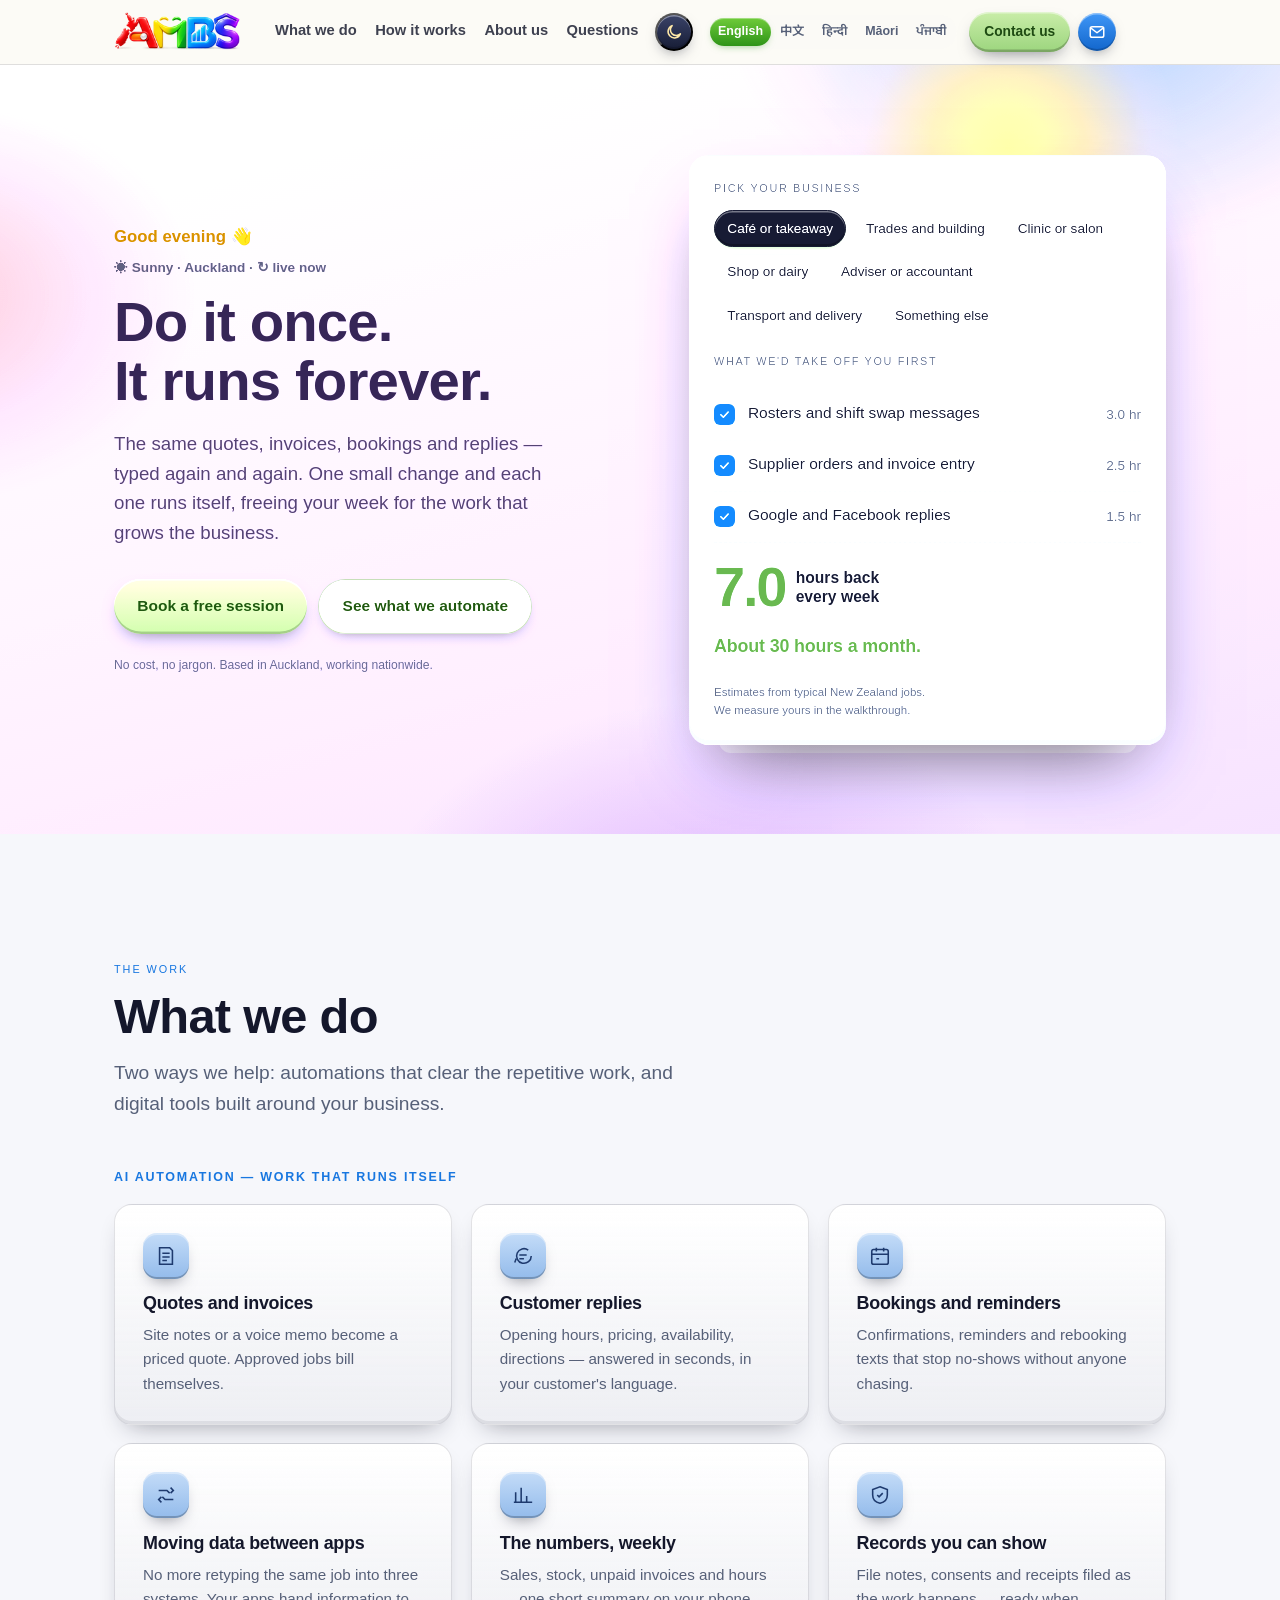
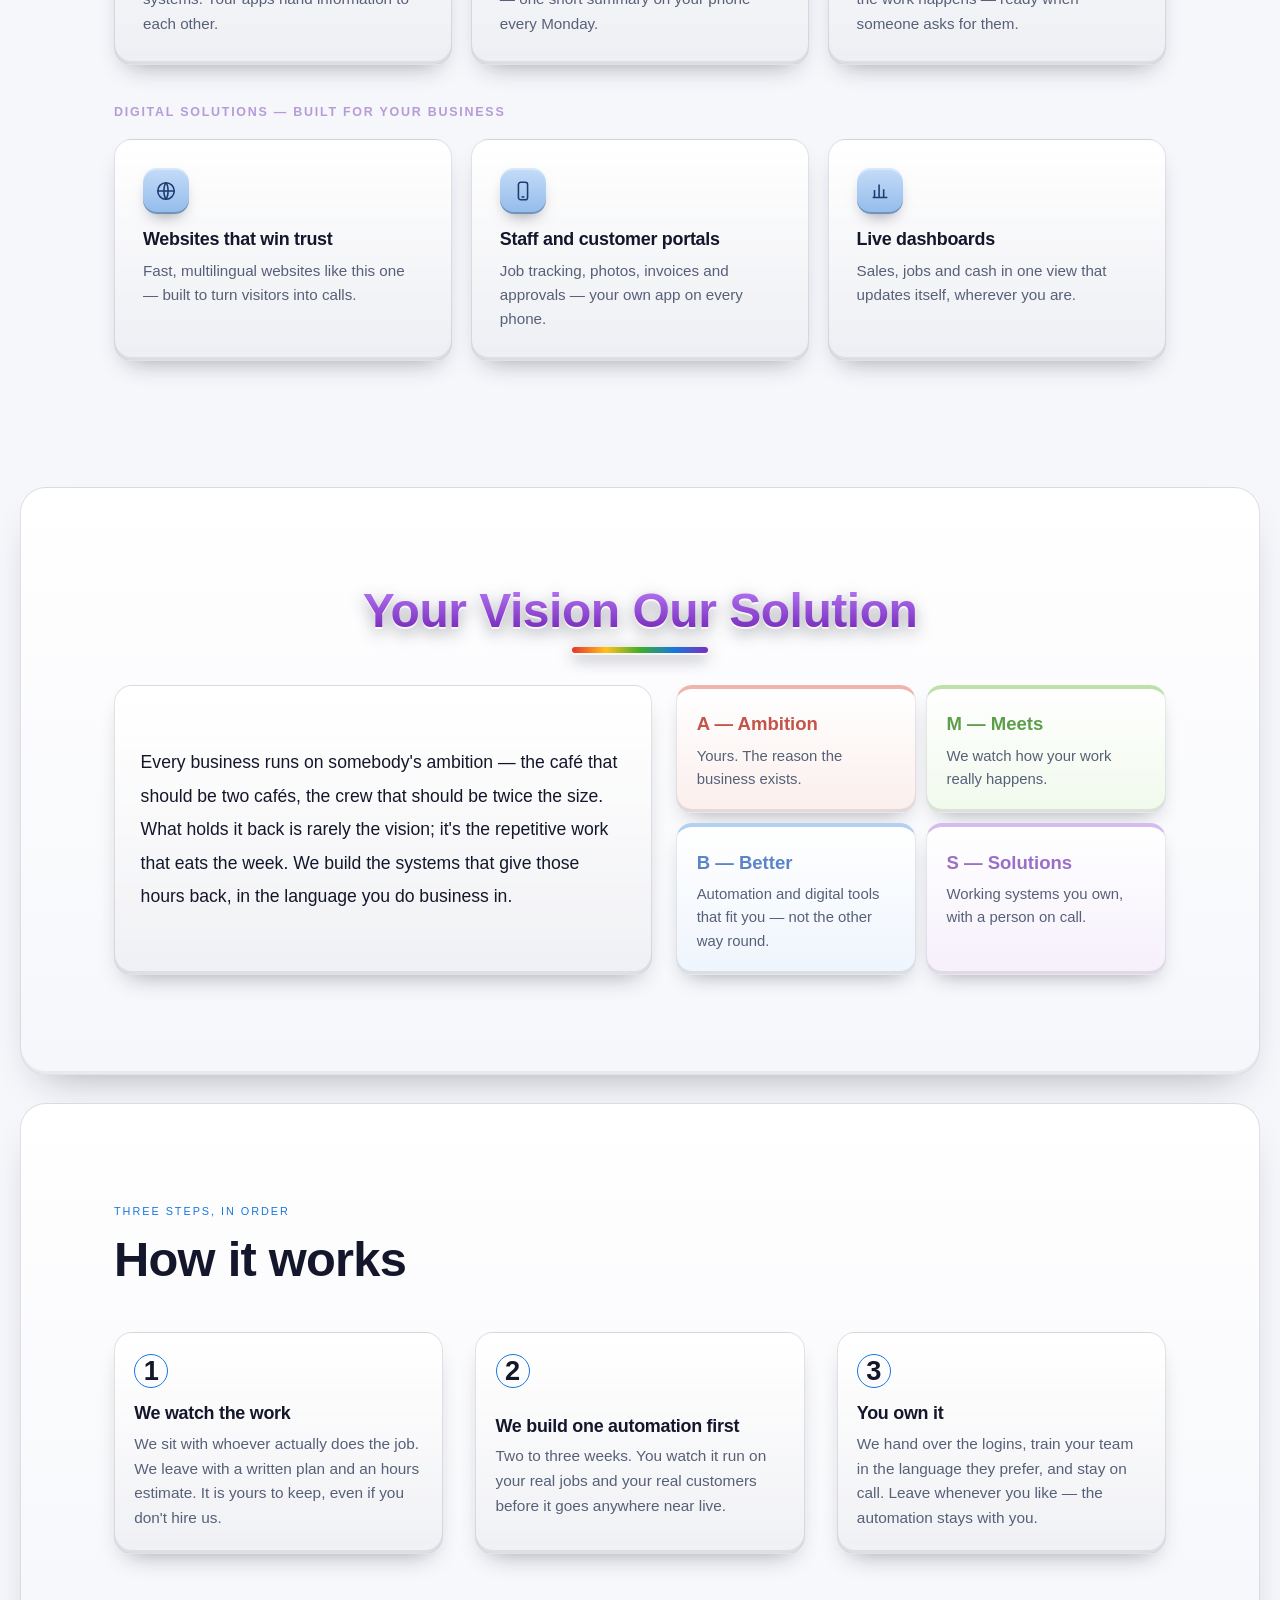
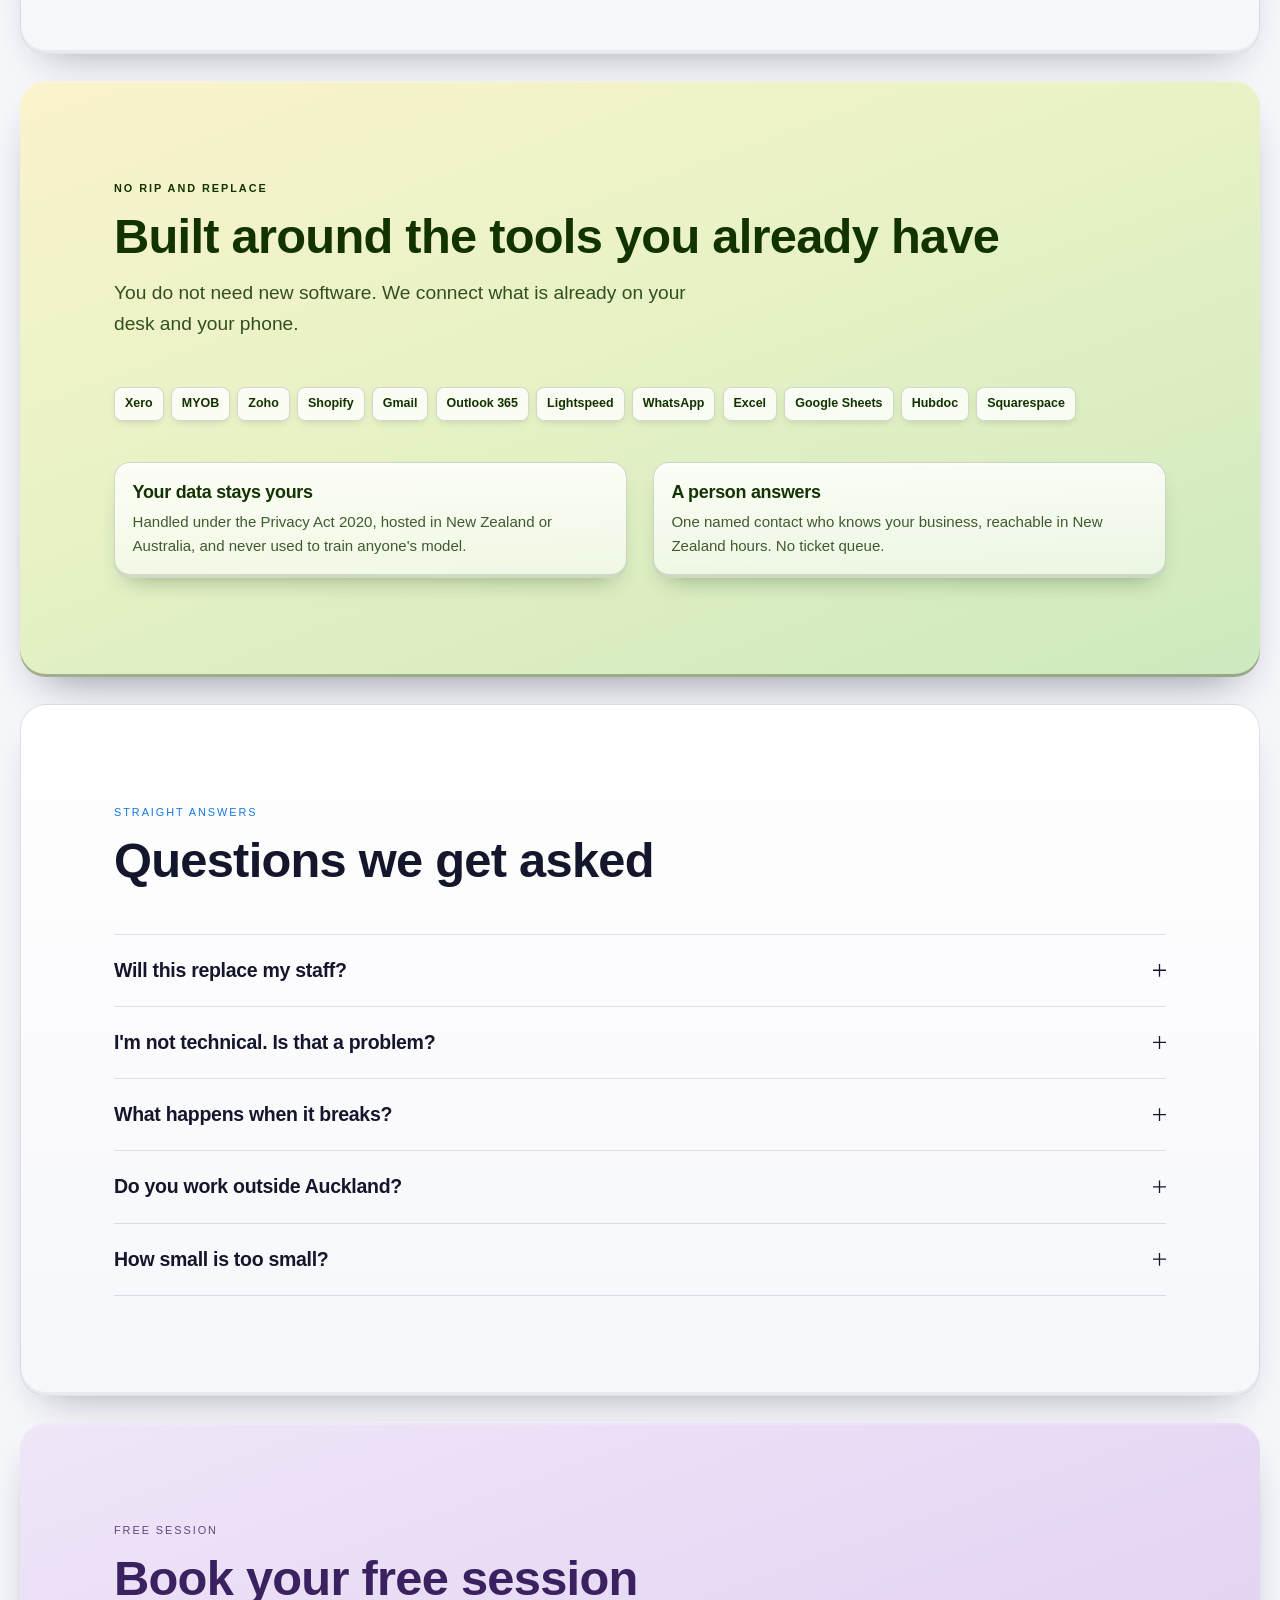
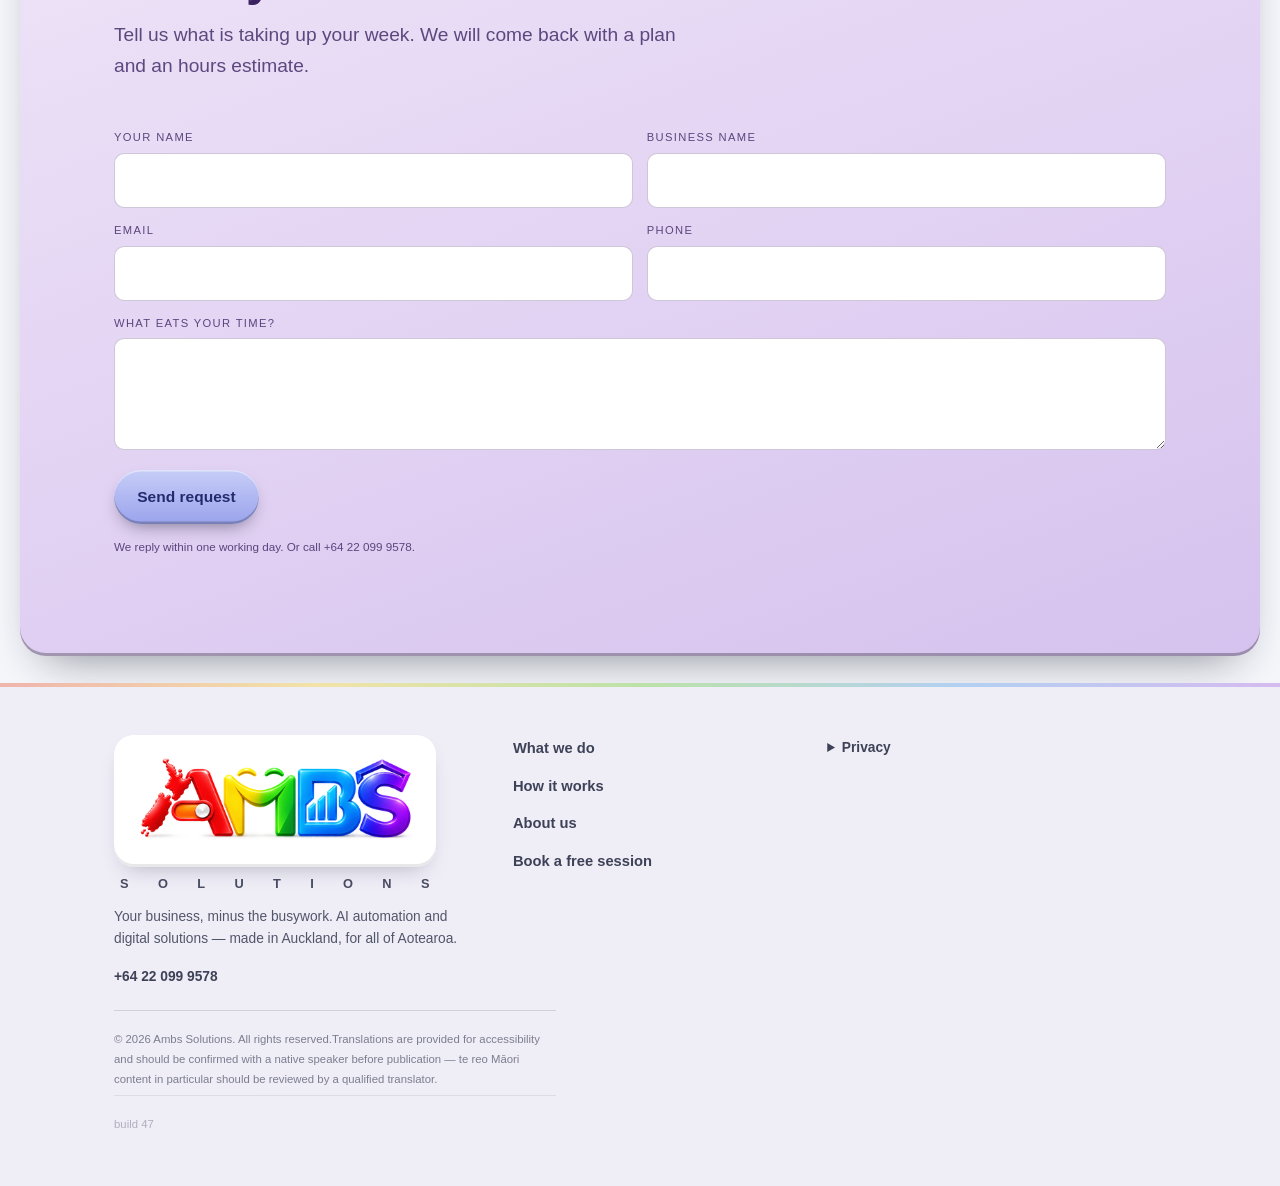
<file: AMBS.html>
<!DOCTYPE html>
<html lang="en">
<head>
<meta charset="utf-8">
<meta name="viewport" content="width=device-width, initial-scale=1">
<title>Ambs Solutions — AI automation for New Zealand businesses</title>
<meta name="description" content="Small, reliable AI automations for New Zealand businesses. Quotes, invoices, bookings, replies and reports. Available in English, Chinese, Hindi, te reo Māori and Punjabi.">
<link rel="icon" type="image/png" href="[data-uri]">
<link rel="apple-touch-icon" href="[data-uri]">
<link rel="canonical" href="https://ambs.co.nz/">
<meta name="theme-color" media="(prefers-color-scheme: light)" content="#F7F6F0">
<meta name="theme-color" media="(prefers-color-scheme: dark)" content="#0F1428">
<meta property="og:type" content="website">
<meta property="og:url" content="https://ambs.co.nz/">
<meta property="og:title" content="Ambs Solutions — AI automation for New Zealand businesses">
<meta property="og:description" content="Quotes, invoices, bookings, replies and reports that run themselves. In English, 中文, हिन्दी, te reo Māori and ਪੰਜਾਬੀ.">
<meta name="twitter:card" content="summary">
<link rel="preconnect" href="https://fonts.googleapis.com">
<link rel="preconnect" href="https://fonts.gstatic.com" crossorigin>
<link href="https://fonts.googleapis.com/css2?family=Noto+Sans+SC:wght@400;500;700&family=Noto+Sans+Devanagari:wght@400;500;700&family=Noto+Sans+Gurmukhi:wght@400;500;700&display=swap" rel="stylesheet">
<style>
/* ============ tokens ============ */
:root{
  --ink:#101F26;
  --ink-soft:#1B3140;
  --paper:#EEF1EC;
  --white:#F8FAF7;
  --pounamu:#16755F;
  --pounamu-lift:#1E9679;
  --kowhai:#F5B92E;
  --slate:#5B7078;
  --line:rgba(16,31,38,.13);
  --line-dark:rgba(238,241,236,.16);
  --display:"Bricolage Grotesque","Noto Sans SC","Noto Sans Devanagari","Noto Sans Gurmukhi",system-ui,sans-serif;
  --body:"Instrument Sans","Noto Sans SC","Noto Sans Devanagari","Noto Sans Gurmukhi",system-ui,-apple-system,sans-serif;
  --mono:"IBM Plex Mono","Noto Sans SC","Noto Sans Devanagari","Noto Sans Gurmukhi",ui-monospace,monospace;
  --pad:clamp(20px,5vw,72px);
  --maxw:1180px;
}
html[lang="zh"]{--display:"Noto Sans SC",system-ui,sans-serif}
html[lang="hi"]{--display:"Noto Sans Devanagari",system-ui,sans-serif}
html[lang="pa"]{--display:"Noto Sans Gurmukhi",system-ui,sans-serif}

*{box-sizing:border-box}
html{-webkit-text-size-adjust:100%;scroll-behavior:smooth}
body{
  margin:0;background:var(--paper);color:var(--ink);
  font-family:var(--body);font-size:17px;line-height:1.6;
  -webkit-font-smoothing:antialiased;overflow-x:hidden;
}
img,svg{max-width:100%;display:block}
a{color:inherit}
button,select,input,textarea{font:inherit;color:inherit}
:focus-visible{outline:3px solid var(--kowhai);outline-offset:3px;border-radius:3px}

h1,h2,h3{font-family:var(--display);font-weight:800;letter-spacing:-.025em;line-height:1.02;margin:0}
h1{font-size:clamp(2.35rem,6.6vw,4.6rem)}
h2{font-size:clamp(1.9rem,4.4vw,3.05rem)}
h3{font-size:1.12rem;font-weight:600;letter-spacing:-.01em;line-height:1.28}
p{margin:0}

.wrap{max-width:var(--maxw);margin:0 auto;padding-inline:var(--pad)}
.eyebrow{
  font-family:var(--mono);font-size:.68rem;letter-spacing:.18em;text-transform:uppercase;
  color:var(--pounamu);margin:0
}
.eyebrow--dark{color:var(--kowhai)}
.lead{font-size:clamp(1.02rem,1.9vw,1.2rem);color:var(--slate);max-width:56ch}

/* ============ buttons ============ */
.btn{
  display:inline-flex;align-items:center;justify-content:center;gap:.5em;
  padding:.92em 1.5em;border-radius:999px;border:1.5px solid transparent;
  font-weight:600;font-size:.97rem;text-decoration:none;cursor:pointer;
  transition:transform .18s ease,background .18s ease,color .18s ease,border-color .18s ease;
  text-align:center;
}
.btn--fill{background:var(--pounamu);color:var(--white)}
.btn--fill:hover{background:var(--pounamu-lift);transform:translateY(-2px)}
.btn--sun{background:var(--kowhai);color:var(--ink)}
.btn--sun:hover{transform:translateY(-2px);background:#FFC945}
.btn--ghost{border-color:var(--line-dark);color:var(--paper)}
.btn--ghost:hover{border-color:var(--kowhai);color:var(--kowhai)}
.btn--outline{border-color:var(--ink);color:var(--ink)}
.btn--outline:hover{background:var(--ink);color:var(--paper)}
.btn--sm{padding:.62em 1.1em;font-size:.86rem}

/* ============ header ============ */
header{
  position:sticky;top:0;z-index:50;background:rgba(16,31,38,.94);
  backdrop-filter:blur(12px);border-bottom:1px solid var(--line-dark);color:var(--paper);
}
.bar{display:flex;align-items:center;gap:1rem;height:64px;max-width:var(--maxw);margin:0 auto;padding-inline:var(--pad)}
.mark{font-family:var(--display);font-weight:800;font-size:1.24rem;letter-spacing:-.03em;text-decoration:none;display:flex;align-items:baseline;gap:.18em}
.mark i{width:7px;height:7px;border-radius:50%;background:var(--kowhai);display:block;transform:translateY(-1px)}
.navlinks{display:none;gap:1.6rem;margin-left:auto;font-size:.93rem}
.navlinks a{text-decoration:none;color:rgba(238,241,236,.78);transition:color .15s}
.navlinks a:hover{color:var(--kowhai)}
.bar-right{margin-left:auto;display:flex;align-items:center;gap:.6rem}
.navlinks+.bar-right{margin-left:0}

/* language control */
.langpills{display:none;gap:.22rem;background:rgba(238,241,236,.08);padding:.22rem;border-radius:999px}
.langpills button{
  background:none;border:0;cursor:pointer;padding:.4em .72em;border-radius:999px;
  font-size:.8rem;font-weight:500;color:rgba(238,241,236,.72);white-space:nowrap;transition:.15s
}
.langpills button:hover{color:var(--paper)}
.langpills button[aria-pressed="true"]{background:var(--paper);color:var(--ink)}
.langselect{
  background:rgba(238,241,236,.1);border:1px solid var(--line-dark);color:var(--paper);
  border-radius:999px;padding:.5em 2em .5em .85em;font-size:.85rem;cursor:pointer;
  appearance:none;
  background-image:url("data:image/svg+xml;utf8,<svg xmlns='http://www.w3.org/2000/svg' width='10' height='7' fill='none'><path d='M1 1l4 4 4-4' stroke='%23EEF1EC' stroke-width='1.6' stroke-linecap='round'/></svg>");
  background-repeat:no-repeat;background-position:right .8em center;
}
.langselect option{color:#101F26}
.menu-btn{background:none;border:1px solid var(--line-dark);border-radius:10px;width:40px;height:38px;cursor:pointer;display:grid;place-items:center;flex:0 0 auto}
.menu-btn span{display:block;width:16px;height:1.6px;background:var(--paper);box-shadow:0 5px 0 var(--paper),0 -5px 0 var(--paper)}
.drawer{display:none;border-top:1px solid var(--line-dark);padding:.6rem var(--pad) 1.1rem}
.drawer.open{display:block}
.drawer a{display:block;padding:.72rem 0;text-decoration:none;border-bottom:1px solid var(--line-dark);font-size:1rem}
.drawer .btn{margin-top:1rem;width:100%}

/* ============ hero ============ */
.hero{background:var(--ink);color:var(--paper);position:relative;overflow:hidden;padding:clamp(3rem,7vw,5.6rem) 0 clamp(3.4rem,7vw,5.6rem)}
.hero::before{
  content:"";position:absolute;inset:0;pointer-events:none;
  background:radial-gradient(680px 420px at 88% -8%,rgba(30,150,121,.34),transparent 65%),
             radial-gradient(520px 340px at 4% 104%,rgba(245,185,46,.13),transparent 68%);
}
.hero .wrap{position:relative;display:grid;gap:clamp(2.4rem,5vw,3.6rem)}
.hero-copy{max-width:38ch}
.hero-copy .eyebrow{margin-bottom:1.1rem}
.hero-copy h1{margin-bottom:1.15rem}
.hero-copy h1 em{font-style:normal;color:var(--kowhai)}
.hero-sub{color:rgba(238,241,236,.76);font-size:clamp(1.02rem,2vw,1.17rem);max-width:46ch}
.hero-cta{display:flex;flex-wrap:wrap;gap:.7rem;margin-top:1.9rem}
.hero-note{font-family:var(--mono);font-size:.76rem;color:rgba(238,241,236,.5);margin-top:1.3rem;line-height:1.7}

/* ============ signature: docket stack ============ */
.docket{background:var(--white);color:var(--ink);border-radius:20px;padding:clamp(1.1rem,3vw,1.5rem);box-shadow:0 30px 70px -30px rgba(0,0,0,.6);position:relative}
.docket::after{
  content:"";position:absolute;left:6%;right:6%;bottom:-9px;height:12px;border-radius:0 0 16px 16px;
  background:rgba(248,250,247,.42);z-index:-1
}
.docket-label{font-family:var(--mono);font-size:.68rem;letter-spacing:.15em;text-transform:uppercase;color:var(--slate);margin-bottom:.8rem}
.chips{display:flex;flex-wrap:wrap;gap:.4rem;margin-bottom:1.15rem}
.chip{
  background:none;border:1.4px solid var(--line);border-radius:999px;padding:.5em .9em;
  font-size:.85rem;font-weight:500;cursor:pointer;transition:.16s;white-space:nowrap
}
.chip:hover{border-color:var(--pounamu);color:var(--pounamu)}
.chip[aria-pressed="true"]{background:var(--ink);border-color:var(--ink);color:var(--paper)}
.tickets{border-top:1.4px dashed var(--line);padding-top:.35rem}
.ticket{display:flex;align-items:flex-start;gap:.8rem;padding:.85rem 0;border-bottom:1.4px dashed var(--line)}
.ticket-tick{
  flex:0 0 auto;width:21px;height:21px;border-radius:6px;background:var(--pounamu);
  display:grid;place-items:center;margin-top:1px
}
.ticket-tick svg{width:11px;height:11px}
.ticket-name{font-weight:500;font-size:.97rem;line-height:1.35}
.ticket-hrs{margin-left:auto;font-family:var(--mono);font-size:.85rem;color:var(--slate);white-space:nowrap;padding-top:1px}
.docket-total{display:flex;align-items:baseline;gap:.6rem;padding-top:1.05rem}
.docket-num{font-family:var(--display);font-size:clamp(2.6rem,8vw,3.5rem);font-weight:800;letter-spacing:-.04em;line-height:.9;color:var(--pounamu)}
.docket-unit{font-weight:600;font-size:.98rem;max-width:11ch;line-height:1.25}
.docket-foot{font-family:var(--mono);font-size:.71rem;color:var(--slate);margin-top:.85rem;line-height:1.6}
.docket-foot b{color:var(--ink);font-weight:500}
.anim-in{animation:dealIn .42s cubic-bezier(.22,1,.36,1) backwards}
@keyframes dealIn{from{opacity:0;transform:translateY(9px)}to{opacity:1;transform:none}}

/* ============ sections ============ */
section{padding:clamp(3.4rem,8vw,6.2rem) 0}
.sec-head{margin-bottom:clamp(2rem,4vw,3rem)}
.sec-head .eyebrow{margin-bottom:.9rem}
.sec-head h2{margin-bottom:1rem}

.grid{display:grid;gap:1px;background:var(--line);border:1px solid var(--line);border-radius:16px;overflow:hidden}
.cell{background:var(--paper);padding:clamp(1.3rem,3vw,1.75rem)}
.cell h3{margin-bottom:.5rem}
.cell p{color:var(--slate);font-size:.95rem}
.cell-ico{width:26px;height:26px;margin-bottom:1rem;color:var(--pounamu)}
.cell-ico svg{width:100%;height:100%}

/* steps */
.steps{display:grid;gap:1.6rem;counter-reset:s}
.step{display:grid;grid-template-columns:auto 1fr;gap:1.1rem;align-items:start;padding-bottom:1.6rem;border-bottom:1px solid var(--line)}
.step:last-child{border-bottom:0;padding-bottom:0}
.step-n{font-family:var(--mono);font-size:.76rem;color:var(--pounamu);border:1.4px solid var(--pounamu);border-radius:50%;width:34px;height:34px;display:grid;place-items:center;flex:0 0 auto}
.step h3{margin-bottom:.42rem}
.step p{color:var(--slate);font-size:.96rem;max-width:60ch}

/* pricing */
.tiers{display:grid;gap:1rem}
.tier{background:var(--white);border:1px solid var(--line);border-radius:16px;padding:clamp(1.4rem,3vw,1.9rem);display:flex;flex-direction:column;gap:.75rem}
.tier--hero{background:var(--ink);color:var(--paper);border-color:var(--ink)}
.tier-name{font-family:var(--mono);font-size:.72rem;letter-spacing:.14em;text-transform:uppercase;color:var(--slate)}
.tier--hero .tier-name{color:var(--kowhai)}
.tier-price{font-family:var(--display);font-weight:800;font-size:clamp(1.85rem,4.4vw,2.35rem);letter-spacing:-.035em;line-height:1}
.tier-price small{font-family:var(--body);font-weight:500;font-size:.82rem;letter-spacing:0;color:var(--slate)}
.tier--hero .tier-price small{color:rgba(238,241,236,.6)}
.tier p{font-size:.94rem;color:var(--slate)}
.tier--hero p{color:rgba(238,241,236,.78)}
.tier .btn{margin-top:auto;align-self:flex-start}

/* trust */
.trust{background:var(--ink);color:var(--paper)}
.trust .lead{color:rgba(238,241,236,.72)}
.tools{display:flex;flex-wrap:wrap;gap:.45rem;margin:2rem 0 2.6rem}
.tool{font-family:var(--mono);font-size:.78rem;border:1px solid var(--line-dark);border-radius:8px;padding:.45em .8em;color:rgba(238,241,236,.82)}
.trust-grid{display:grid;gap:1.6rem}
.tcell{border-top:1.5px solid var(--kowhai);padding-top:1.05rem}
.tcell h3{margin-bottom:.45rem}
.tcell p{color:rgba(238,241,236,.7);font-size:.94rem}

/* faq */
.faq{border-top:1px solid var(--line)}
.q{border-bottom:1px solid var(--line)}
.q button{
  width:100%;background:none;border:0;cursor:pointer;text-align:left;
  display:flex;gap:1rem;align-items:center;padding:1.25rem 0;
  font-family:var(--display);font-weight:600;font-size:clamp(1.02rem,2.2vw,1.22rem);letter-spacing:-.015em
}
.q button::after{content:"";margin-left:auto;flex:0 0 auto;width:13px;height:13px;background:currentColor;transition:transform .22s;
  clip-path:polygon(45% 0,55% 0,55% 45%,100% 45%,100% 55%,55% 55%,55% 100%,45% 100%,45% 55%,0 55%,0 45%,45% 45%)}
.q.open button::after{transform:rotate(45deg)}
.q .a{display:none;padding:0 0 1.4rem;color:var(--slate);max-width:64ch;font-size:.97rem}
.q.open .a{display:block}

/* contact */
.contact{background:var(--pounamu);color:var(--white)}
.contact .lead{color:rgba(248,250,247,.8)}
.form{display:grid;gap:.85rem;margin-top:2rem}
.field{display:grid;gap:.35rem}
.field label{font-family:var(--mono);font-size:.7rem;letter-spacing:.12em;text-transform:uppercase;color:rgba(248,250,247,.76)}
.field input,.field select,.field textarea{
  background:rgba(248,250,247,.1);border:1.4px solid rgba(248,250,247,.26);border-radius:10px;
  padding:.78em .9em;color:var(--white);width:100%
}
.field input::placeholder,.field textarea::placeholder{color:rgba(248,250,247,.45)}
.field select option{color:#101F26}
.field textarea{min-height:112px;resize:vertical}
.form .btn{justify-self:start;margin-top:.4rem}
.form-note{font-family:var(--mono);font-size:.73rem;color:rgba(248,250,247,.66);margin-top:.9rem}

footer{background:var(--ink);color:rgba(238,241,236,.6);padding:2.8rem 0 3.2rem;font-size:.86rem}
footer .mark{color:var(--paper);margin-bottom:1rem}
.foot-grid{display:grid;gap:1.6rem}
.foot-links{display:flex;flex-wrap:wrap;gap:1.1rem}
.foot-links a{text-decoration:none}
.foot-links a:hover{color:var(--kowhai)}
.foot-fine{font-family:var(--mono);font-size:.71rem;line-height:1.8;color:rgba(238,241,236,.42);max-width:70ch}

/* reveal */
.rv{opacity:0;transform:translateY(16px);transition:opacity .6s ease,transform .6s cubic-bezier(.22,1,.36,1)}
.rv.on{opacity:1;transform:none}

/* ============ breakpoints ============ */
@media (min-width:600px){
  .grid{grid-template-columns:repeat(2,1fr)}
  .form{grid-template-columns:1fr 1fr}
  .field--full{grid-column:1/-1}
}
@media (min-width:820px){
  .tiers{grid-template-columns:repeat(3,1fr)}
  .trust-grid{grid-template-columns:repeat(3,1fr)}
  .steps{grid-template-columns:repeat(3,1fr);gap:2rem}
  .step{border-bottom:0;padding-bottom:0;grid-template-columns:1fr;gap:.9rem;border-top:1px solid var(--line);padding-top:1.2rem}
  .foot-grid{grid-template-columns:1.2fr 1fr}
}
@media (min-width:940px){
  .navlinks{display:flex}
  .langpills{display:flex}
  .langselect,.menu-btn{display:none}
  .drawer{display:none!important}
  .hero .wrap{grid-template-columns:1.04fr .96fr;align-items:center}
  .grid{grid-template-columns:repeat(3,1fr)}
  .hero-copy{padding-right:1rem}
}
@media (prefers-reduced-motion:reduce){
  *{animation-duration:.001ms!important;transition-duration:.001ms!important}
  html{scroll-behavior:auto}
  .rv{opacity:1;transform:none}
}

/* ===== AMBS redesign: logo palette · Arial · embossed · responsive ===== */
:root{
  --ink:#14172B;--paper:#F6F7FB;--white:#FFFFFF;
  --pounamu:#1877E0;--pounamu-lift:#2E8DF5;--kowhai:#FFC21A;
  --slate:#566078;--line:rgba(20,23,43,.12);--line-dark:rgba(246,247,251,.16);
  --red:#E5352B;--orange:#F58220;--green:#3FAE29;--purple:#7B2FBE;
  --display:Arial,"Helvetica Neue",Helvetica,"Noto Sans SC","Noto Sans Devanagari","Noto Sans Gurmukhi",sans-serif;
  --body:Arial,"Helvetica Neue",Helvetica,"Noto Sans SC","Noto Sans Devanagari","Noto Sans Gurmukhi",sans-serif;
  --mono:Arial,"Helvetica Neue",Helvetica,"Noto Sans SC","Noto Sans Devanagari","Noto Sans Gurmukhi",sans-serif;
}
h1,h2,h3{letter-spacing:-.015em}
/* light header so the logo carries the colour */
header{background:rgba(255,255,255,.94)!important;color:var(--ink)!important;border-bottom:1px solid var(--line)!important}
header a,header button{color:var(--ink)}
header nav a{color:rgba(20,23,43,.72)}
header nav a:hover{color:var(--pounamu)}
header [class*="pill"] button,header [class*="pills"] button{color:var(--slate)}
header [class*="pill"] button[aria-pressed="true"],header [class*="pills"] button[aria-pressed="true"]{background:var(--ink);color:#fff}
header select{background-color:#fff;color:var(--ink);border:1px solid var(--line);
  background-image:url("data:image/svg+xml;utf8,<svg xmlns='http://www.w3.org/2000/svg' width='10' height='7' fill='none'><path d='M1 1l4 4 4-4' stroke='%2314172B' stroke-width='1.6' stroke-linecap='round'/></svg>")!important;
  background-repeat:no-repeat!important;background-position:right .65em center!important}
header [class*="menu"] span{background:var(--ink)!important;box-shadow:0 5px 0 var(--ink),0 -5px 0 var(--ink)!important}
header [class*="drawer"]{background:rgba(255,255,255,.98)!important}
header [class*="drawer"] a{color:var(--ink)!important;border-color:var(--line)!important}
.mark{flex:0 0 auto;align-items:center}
.mark img{height:34px;width:auto;max-width:none;object-fit:contain;display:block}
/* hero: navy with the logo's glow colours */
.hero::before{background:
  radial-gradient(560px 380px at 85% -8%,rgba(24,119,224,.40),transparent 65%),
  radial-gradient(420px 320px at -6% 30%,rgba(229,53,43,.26),transparent 65%),
  radial-gradient(520px 380px at 55% 115%,rgba(123,47,190,.30),transparent 65%)!important}
/* embossed, gradient buttons — glossy like the logo */
.btn{border:0!important;position:relative;
  box-shadow:0 8px 18px -8px rgba(20,23,43,.55),inset 0 1.5px 0 rgba(255,255,255,.45),inset 0 -2.5px 0 rgba(0,0,0,.22);
  transition:transform .12s ease,box-shadow .12s ease,filter .12s ease}
.btn:hover{transform:translateY(-2px);filter:brightness(1.06)}
.btn:active{transform:translateY(1px);filter:brightness(.97);
  box-shadow:0 4px 10px -6px rgba(20,23,43,.6),inset 0 2px 5px rgba(0,0,0,.28)}
.btn--fill{background:linear-gradient(180deg,#6FCB3A 0%,#2E9418 100%)!important;color:#fff!important;text-shadow:0 1px 1px rgba(0,0,0,.28)}
.btn--fill:hover{background:linear-gradient(180deg,#7FDB49,#37A81E)!important}
.btn--sun{background:linear-gradient(180deg,#8FE24A 0%,#46B31F 100%)!important;color:#0E2B00!important;text-shadow:0 1px 0 rgba(255,255,255,.30)}
.btn--sun:hover{background:linear-gradient(180deg,#9FEF5C,#52C428)!important}
.btn--ghost{background:linear-gradient(180deg,rgba(111,203,58,.30),rgba(46,148,24,.16))!important;color:#EFFFE4!important;
  border:1px solid rgba(143,226,74,.55)!important;
  box-shadow:inset 0 1px 0 rgba(255,255,255,.22),0 6px 14px -8px rgba(0,0,0,.5)}
.btn--outline,.btn--line{background:linear-gradient(180deg,#F3FBEA,#DDF2CB)!important;color:#1C4A0E!important;
  box-shadow:0 6px 14px -8px rgba(20,23,43,.30),inset 0 1.5px 0 #fff,inset 0 -2px 0 rgba(46,148,24,.16);border:1px solid rgba(70,179,31,.45)!important}
/* offering groups */
.grp{font-weight:700;font-size:.78rem;letter-spacing:.14em;text-transform:uppercase;color:var(--pounamu);margin:2.4rem 0 1rem}
.grp[data-i18n="off.g2"]{color:var(--purple)}
/* about — the acronym in the logo's four colours */
#about .about-grid{display:grid;gap:2rem;margin-top:1.6rem}
#about .about-p{font-size:1.06rem;line-height:1.8;color:var(--ink);max-width:60ch;margin:0}
.acronym{display:grid;grid-template-columns:repeat(2,1fr);gap:1px;background:var(--line);border:1px solid var(--line);border-radius:18px;overflow:hidden}
.acr{background:var(--white);padding:1.1rem 1.1rem 1.2rem;border-top:4px solid transparent}
.acr b{display:block;font-family:var(--display);font-weight:800;font-size:1.1rem;margin-bottom:.35rem}
.acr p{font-size:.9rem;color:var(--slate);line-height:1.55;margin:0}
.acr:nth-child(1){border-top-color:var(--red)}.acr:nth-child(1) b{color:var(--red)}
.acr:nth-child(2){border-top-color:var(--green)}.acr:nth-child(2) b{color:var(--green)}
.acr:nth-child(3){border-top-color:var(--pounamu)}.acr:nth-child(3) b{color:var(--pounamu)}
.acr:nth-child(4){border-top-color:var(--purple)}.acr:nth-child(4) b{color:var(--purple)}
/* responsive: phone-first, then tablet / laptop / desktop */
.grid{display:grid;gap:1rem;grid-template-columns:1fr}
@media(min-width:640px){ /* tablet */
  .grid{grid-template-columns:repeat(2,1fr)}
  .mark img{height:40px}
}
@media(min-width:960px){ /* laptop */
  .grid{grid-template-columns:repeat(3,1fr)}
  .mark img{height:46px}
  #about .about-grid{grid-template-columns:1.1fr 1fr;align-items:start}
}
@media(min-width:1400px){ /* large desktop */
  .wrap{max-width:1240px}
}

/* about section polish */
#about h2{font-size:clamp(2rem,5.5vw,3rem)}
#about h2::after{content:"";display:block;width:136px;height:6px;border-radius:99px;margin-top:.65rem;
  background:linear-gradient(90deg,var(--red),var(--kowhai),var(--green),var(--pounamu),var(--purple))}
.about-story{max-width:60ch}
.acronym{gap:10px;background:none;border:0;border-radius:0;overflow:visible}
.acr{position:relative;overflow:hidden;border:1px solid var(--line);border-radius:16px;
  padding:1.35rem 1.1rem 1.3rem;box-shadow:0 10px 22px -16px rgba(20,23,43,.35);
  transition:transform .18s ease,box-shadow .18s ease}
.acr:hover{transform:translateY(-4px);box-shadow:0 16px 30px -16px rgba(20,23,43,.45)}
.acr:nth-child(1) .acr:nth-child(2) .acr:nth-child(3) .acr:nth-child(4) @media(max-width:420px){.acronym{grid-template-columns:1fr}}


/* current language clearly highlighted */
header [class*="pills"] button[aria-pressed="true"]{
  background:linear-gradient(180deg,#6FCB3A,#2E9418)!important;color:#fff!important;font-weight:700;
  box-shadow:inset 0 1px 0 rgba(255,255,255,.35),0 3px 8px -4px rgba(46,148,24,.6)}
header [class*="pills"] button{font-weight:600}
.langselect{font-weight:700;color:#1C4A0E!important;border:1.6px solid rgba(70,179,31,.55)!important;
  background-color:#EFF9E4!important;border-radius:999px}

/* header phone + email icon buttons */
.hdr-ico{width:38px;height:38px;border-radius:50%;display:grid;place-items:center;flex:0 0 auto;
  background:linear-gradient(180deg,#8FE24A,#46B31F);color:#0E2B00;margin-right:.45rem;
  box-shadow:0 6px 14px -6px rgba(20,23,43,.5),inset 0 1.5px 0 rgba(255,255,255,.4),inset 0 -2px 0 rgba(0,0,0,.18);
  transition:transform .12s ease,filter .12s ease}
.hdr-ico svg{width:18px;height:18px}
.hdr-ico:hover{transform:translateY(-2px);filter:brightness(1.06)}
.hdr-ico:active{transform:translateY(1px)}
@media(max-width:400px){.hdr-ico{width:34px;height:34px}.hdr-ico svg{width:16px;height:16px}}


/* icon animations */
@keyframes ico-ring{0%,86%,100%{transform:rotate(0)}88%{transform:rotate(-14deg)}90%{transform:rotate(11deg)}92%{transform:rotate(-9deg)}94%{transform:rotate(6deg)}96%{transform:rotate(-3deg)}98%{transform:rotate(1deg)}}
@keyframes ico-hop{0%,88%,100%{transform:translateY(0)}91%{transform:translateY(-3px)}94%{transform:translateY(1px)}97%{transform:translateY(-1px)}}
.hdr-ico[href^="tel"] svg{animation:ico-ring 6s ease-in-out infinite;transform-origin:50% 40%}
@media(prefers-reduced-motion:reduce){.hdr-ico svg{animation:none!important}}

/* radiating pulse rings — impossible to miss */
.hdr-ico{position:relative}
.hdr-ico::after{content:"";position:absolute;inset:0;border-radius:50%;pointer-events:none;
  border:2.5px solid rgba(70,179,31,.65);opacity:0;animation:ico-ping 2.6s ease-out infinite}
@keyframes ico-ping{0%{transform:scale(.95);opacity:.9}70%{transform:scale(1.55);opacity:0}100%{transform:scale(1.55);opacity:0}}

/* contact us as embossed button in nav */
.nav-contact{margin-left:.35rem}
.navlinks .nav-contact{padding:.5em .95em;font-size:.85rem}

/* ===== dark theme (auto by device, manual via toggle) ===== */
html[data-theme="dark"]{
  --ink:#E9EDF9;            /* text flips white  */
  --paper:#0F1428;          /* light surfaces flip dark */
  --white:#161C33;
  --line:rgba(233,237,249,.14);
  --slate:#A7B1CC;
  --deep:#0B1023;           /* stable navy for always-dark sections */
}
html[data-theme="dark"] .hero{background:var(--deep);color:#E9EDF9}
html[data-theme="dark"] .trust{background:var(--deep);color:#E9EDF9}
html[data-theme="dark"] footer{background:var(--deep)}
html[data-theme="dark"] .chip[aria-pressed="true"]{background:#8FE24A;border-color:#8FE24A;color:#0E2B00}
html[data-theme="dark"] .docket{background:#1B2240;color:#E9EDF9;box-shadow:0 30px 70px -30px rgba(0,0,0,.85)}
html[data-theme="dark"] .docket-foot b{color:#E9EDF9}
html[data-theme="dark"] .btn--outline:hover{background:#E9EDF9;color:#14172B}
html[data-theme="dark"] header{background:rgba(15,20,40,.93)!important;border-bottom:1px solid rgba(233,237,249,.12)!important}
html[data-theme="dark"] header a,html[data-theme="dark"] header button{color:#E9EDF9}
html[data-theme="dark"] header nav a{color:rgba(233,237,249,.75)}
html[data-theme="dark"] header nav a:hover{color:#8FE24A}
html[data-theme="dark"] header select{background-color:#161C33!important;color:#E9EDF9!important;border-color:rgba(233,237,249,.22)!important;
  background-image:url("data:image/svg+xml;utf8,<svg xmlns='http://www.w3.org/2000/svg' width='10' height='7' fill='none'><path d='M1 1l4 4 4-4' stroke='%23E9EDF9' stroke-width='1.6' stroke-linecap='round'/></svg>")!important}
html[data-theme="dark"] header [class*="menu"] span{background:#E9EDF9!important;box-shadow:0 5px 0 #E9EDF9,0 -5px 0 #E9EDF9!important}
html[data-theme="dark"] header [class*="drawer"]{background:rgba(15,20,40,.98)!important}
html[data-theme="dark"] header [class*="drawer"] a{color:#E9EDF9!important;border-color:rgba(233,237,249,.12)!important}
html[data-theme="dark"] header [class*="pills"]{background:rgba(233,237,249,.08)}
html[data-theme="dark"] header [class*="pills"] button{color:#A7B1CC}
html[data-theme="dark"] header [class*="pills"] button[aria-pressed="true"]{background:linear-gradient(180deg,#6FCB3A,#2E9418)!important;color:#fff!important}
html[data-theme="dark"] .mark img{background:#FFFFFF;border-radius:10px;padding:3px 8px;box-shadow:0 2px 10px -4px rgba(0,0,0,.5)}
html[data-theme="dark"] .langselect{color:#B9F2A0!important;border-color:rgba(143,226,74,.5)!important;background-color:#14251A!important}
html[data-theme="dark"] input,html[data-theme="dark"] select,html[data-theme="dark"] textarea{color:#E9EDF9;background:#161C33}
/* theme toggle button */
.hdr-theme{background:linear-gradient(180deg,#3A4368,#171D36)!important;color:#FFE9A8!important}

/* mobile header: everything fits, drawer always readable */
@media(max-width:640px){
  .bar-right{gap:.35rem}
  .hdr-ico{width:32px;height:32px;margin-right:.1rem}
  .hdr-ico svg{width:15px;height:15px}
  .mark img{height:28px}
  .langselect{font-size:.72rem;padding:.34em 1.6em .34em .6em;max-width:96px}
}
.bar-right{flex-wrap:nowrap;min-width:0}
.drawer{position:relative;z-index:80}
/* drawer readability, both themes, non-negotiable */
html:not([data-theme="dark"]) .drawer{background:#FFFFFF!important;border-top:1px solid rgba(20,23,43,.12)}
html:not([data-theme="dark"]) .drawer a{color:#14172B!important;border-bottom:1px solid rgba(20,23,43,.10)!important}
html[data-theme="dark"] .drawer{background:#101528!important}
html[data-theme="dark"] .drawer a{color:#E9EDF9!important;border-bottom:1px solid rgba(233,237,249,.12)!important}
.drawer .nav-contact{color:#fff!important;border-bottom:0!important}

/* A·M·B·S cards: embossed like the buttons */
.acr{
  background:linear-gradient(180deg,var(--white) 0%,rgba(20,23,43,.035) 100%);
  box-shadow:0 10px 22px -12px rgba(20,23,43,.45),
             inset 0 2px 0 rgba(255,255,255,.85),
             inset 0 -3px 0 rgba(20,23,43,.10);
  border:1px solid var(--line)}
.acr:hover{transform:translateY(-4px);
  box-shadow:0 18px 32px -14px rgba(20,23,43,.5),
             inset 0 2px 0 rgba(255,255,255,.9),
             inset 0 -3px 0 rgba(20,23,43,.12)}
.acr:active{transform:translateY(1px);
  box-shadow:0 6px 14px -10px rgba(20,23,43,.5),
             inset 0 3px 6px rgba(20,23,43,.14)}
html[data-theme="dark"] .acr{
  background:linear-gradient(180deg,#1B2240 0%,#141A31 100%);
  box-shadow:0 12px 24px -12px rgba(0,0,0,.7),
             inset 0 1.5px 0 rgba(233,237,249,.14),
             inset 0 -3px 0 rgba(0,0,0,.35)}

/* Your Vision Our Solution — embossed lettering */
#about h2{
  font-weight:800;letter-spacing:-.01em;
  background:linear-gradient(180deg,#B678F5 0%,#7B2FBE 62%,#5A1C93 100%);
  -webkit-background-clip:text;background-clip:text;color:transparent;
  filter:drop-shadow(0 2px 0 rgba(255,255,255,.75)) drop-shadow(0 5px 8px rgba(20,23,43,.35))}
html[data-theme="dark"] #about h2{
  background:linear-gradient(180deg,#C99BF7 0%,#9A4FE0 62%,#7B2FBE 100%);
  -webkit-background-clip:text;background-clip:text;color:transparent;
  filter:drop-shadow(0 2px 0 rgba(0,0,0,.55)) drop-shadow(0 5px 10px rgba(0,0,0,.6))}

/* ===== sections as embossed cards ===== */
main section{
  max-width:min(1240px,calc(100% - 2rem));
  margin:1.7rem auto;border-radius:26px;
  background:linear-gradient(180deg,var(--white) 0%,var(--paper) 100%);
  border:1px solid var(--line);overflow:hidden;
  box-shadow:0 20px 44px -24px rgba(20,23,43,.42),
             inset 0 2px 0 rgba(255,255,255,.85),
             inset 0 -3px 0 rgba(20,23,43,.06)}
main section.trust,main section.contact{
  box-shadow:0 22px 48px -24px rgba(20,23,43,.55),
             inset 0 2px 0 rgba(255,255,255,.14),
             inset 0 -3px 0 rgba(0,0,0,.28);border:0}
main section.faq{border-top:1px solid var(--line)}
html[data-theme="dark"] main section{
  background:linear-gradient(180deg,#161C33 0%,#101528 100%);
  border:1px solid rgba(233,237,249,.10);
  box-shadow:0 22px 48px -24px rgba(0,0,0,.75),
             inset 0 1.5px 0 rgba(233,237,249,.10),
             inset 0 -3px 0 rgba(0,0,0,.4)}
html[data-theme="dark"] main section.trust,html[data-theme="dark"] main section.contact{border:0}
@media(max-width:640px){
  main section{max-width:calc(100% - 1rem);margin:1rem auto;border-radius:18px}
}

/* footer wordmark in the logo's lettering */
.mark--logo{display:flex;align-items:center;gap:.05em;font-family:var(--display);font-weight:800}
.mark--logo .lg{font-size:2rem;line-height:1;background-clip:text;-webkit-background-clip:text;color:transparent;
  filter:drop-shadow(0 2px 2px rgba(0,0,0,.5)) drop-shadow(0 1px 0 rgba(255,255,255,.18))}
.lg-a{background-image:linear-gradient(180deg,#FF6B5E,#D42B1F)}
.lg-m{background-image:linear-gradient(180deg,#F5D922,#3FAE29)}
.lg-b{background-image:linear-gradient(180deg,#4FA8FF,#0F5FD7)}
.lg-s{background-image:linear-gradient(180deg,#A45CF0,#6A21B5)}
.lg-word{color:rgba(238,241,236,.88);font-weight:700;font-size:1rem;line-height:1;letter-spacing:.14em;text-transform:uppercase;margin-left:.55em;transform:translateY(1px)}

/* how it works: three embossed step cards */
.step{
  background:linear-gradient(180deg,var(--white) 0%,rgba(20,23,43,.035) 100%);
  border:1px solid var(--line)!important;border-radius:18px;
  padding:1.3rem 1.2rem 1.4rem!important;
  box-shadow:0 12px 26px -14px rgba(20,23,43,.45),
             inset 0 2px 0 rgba(255,255,255,.85),
             inset 0 -3px 0 rgba(20,23,43,.08);
  transition:transform .18s ease,box-shadow .18s ease}
.step:hover{transform:translateY(-4px);
  box-shadow:0 18px 34px -14px rgba(20,23,43,.5),
             inset 0 2px 0 rgba(255,255,255,.9),
             inset 0 -3px 0 rgba(20,23,43,.10)}
html[data-theme="dark"] .step{
  background:linear-gradient(180deg,#1B2240 0%,#141A31 100%);
  border:1px solid rgba(233,237,249,.10)!important;
  box-shadow:0 14px 28px -14px rgba(0,0,0,.7),
             inset 0 1.5px 0 rgba(233,237,249,.12),
             inset 0 -3px 0 rgba(0,0,0,.35)}

/* what we do: every offering card embossed */
.cell{
  background:linear-gradient(180deg,var(--white) 0%,rgba(20,23,43,.035) 100%)!important;
  border:1px solid var(--line)!important;border-radius:18px;
  box-shadow:0 12px 26px -14px rgba(20,23,43,.45),
             inset 0 2px 0 rgba(255,255,255,.85),
             inset 0 -3px 0 rgba(20,23,43,.08);
  transition:transform .18s ease,box-shadow .18s ease}
.cell:hover{transform:translateY(-4px);
  box-shadow:0 18px 34px -14px rgba(20,23,43,.5),
             inset 0 2px 0 rgba(255,255,255,.9),
             inset 0 -3px 0 rgba(20,23,43,.10)}
html[data-theme="dark"] .cell{
  background:linear-gradient(180deg,#1B2240 0%,#141A31 100%)!important;
  border:1px solid rgba(233,237,249,.10)!important;
  box-shadow:0 14px 28px -14px rgba(0,0,0,.7),
             inset 0 1.5px 0 rgba(233,237,249,.12),
             inset 0 -3px 0 rgba(0,0,0,.35)}

/* trust section in brand colours: logo blues, green + yellow accents */
.trust{background:linear-gradient(160deg,#FBF3CD 0%,#E7F2C6 45%,#CDE9BD 100%)!important;color:#1E3A10!important}
.trust h2{color:#123300}
.trust .lead{color:rgba(18,51,0,.85)!important}
.trust .tool{background:rgba(255,255,255,.8);border:1px solid rgba(30,58,16,.18);color:#123300;font-weight:600;
  box-shadow:inset 0 1px 0 rgba(255,255,255,.7),0 3px 8px -4px rgba(18,51,0,.25)}
.trust .tcell{background:linear-gradient(180deg,rgba(255,255,255,.85),rgba(255,255,255,.55));
  border:1px solid rgba(18,51,0,.18);border-radius:16px;padding:1.15rem 1.1rem;
  box-shadow:0 12px 24px -14px rgba(18,51,0,.45),inset 0 2px 0 rgba(255,255,255,.8),inset 0 -3px 0 rgba(18,51,0,.15)}
.trust .tcell h3{color:#123300;font-weight:800;margin-bottom:.35rem}


/* what we do: cards float free, no single box around them */
main section#automate,
html[data-theme="dark"] main section#automate{
  background:none!important;border:0!important;box-shadow:none!important;overflow:visible}
#automate .grid{gap:1.15rem}

/* hero docket (pick your business) embossed */
.docket{
  background:linear-gradient(180deg,#FFFFFF 0%,#EEF2FA 100%)!important;
  box-shadow:0 34px 74px -30px rgba(0,0,0,.65),
             inset 0 2.5px 0 rgba(255,255,255,.95),
             inset 0 -4px 0 rgba(20,23,43,.10)!important;
  border:1px solid rgba(20,23,43,.10)}
.chip{box-shadow:inset 0 1.5px 0 rgba(255,255,255,.8),inset 0 -2px 0 rgba(20,23,43,.08),0 3px 8px -4px rgba(20,23,43,.25)}
.chip[aria-pressed="true"]{box-shadow:inset 0 1.5px 0 rgba(255,255,255,.35),inset 0 -2px 0 rgba(0,0,0,.25),0 4px 10px -4px rgba(46,148,24,.55)}
html[data-theme="dark"] .docket{
  background:linear-gradient(180deg,#202950 0%,#161D3B 100%)!important;
  border:1px solid rgba(233,237,249,.12);
  box-shadow:0 34px 74px -30px rgba(0,0,0,.9),
             inset 0 2px 0 rgba(233,237,249,.14),
             inset 0 -4px 0 rgba(0,0,0,.40)!important}
html[data-theme="dark"] .chip{box-shadow:inset 0 1px 0 rgba(233,237,249,.14),inset 0 -2px 0 rgba(0,0,0,.35),0 3px 8px -4px rgba(0,0,0,.5)}

/* offering cards fully separated, like how-it-works */
.grid{background:none!important;border:0!important;border-radius:0!important;overflow:visible!important;gap:1.15rem!important}

@media(min-width:960px){.trust-grid{grid-template-columns:repeat(2,1fr)!important}}

/* time-of-day greeting */
.greet{font-weight:800;font-size:1.05rem;color:#FFD34D!important;margin-bottom:.6rem;text-shadow:0 1px 2px rgba(0,0,0,.35)}

/* refined icons: embossed colour badges cycling the logo palette */
.cell-ico{width:46px;height:46px;border-radius:14px;display:grid;place-items:center;
  margin-bottom:.85rem;color:#fff!important;
  box-shadow:0 8px 16px -8px rgba(20,23,43,.5),
             inset 0 2px 0 rgba(255,255,255,.35),
             inset 0 -2px 0 rgba(0,0,0,.22)}
.cell-ico svg{width:22px;height:22px}
.cell-ico{background:linear-gradient(180deg,#4FA8FF,#0F5FD7)}
.cell:hover .cell-ico{transform:translateY(-2px) scale(1.05);transition:transform .18s ease}
/* step numbers in glossy green */
.step-n{font-weight:800;font-size:1.7rem;line-height:1;
  background:none;-webkit-background-clip:initial;background-clip:initial;
  color:#14172B;filter:none}
html[data-theme="dark"] .step-n{color:#E9EDF9}

/* book section in the rainbow's last colour — violet */
.contact{background:linear-gradient(160deg,#9A4FE0 0%,#7B2FBE 55%,#5A1C93 100%)!important;color:#FAF6FF!important}
.contact h2{color:#fff}
.contact .lead,.contact p{color:rgba(250,246,255,.88)}
.contact .field label{color:rgba(250,246,255,.85)}
.contact input,.contact select,.contact textarea{background:rgba(255,255,255,.94);color:#2A1150;border:1px solid rgba(255,255,255,.5)}
html[data-theme="dark"] .contact{background:linear-gradient(160deg,#6F2BB0 0%,#54198C 60%,#3C1069 100%)!important}
html[data-theme="dark"] .contact input,html[data-theme="dark"] .contact select,html[data-theme="dark"] .contact textarea{background:rgba(255,255,255,.92);color:#2A1150}

/* send request button: indigo, embossed */
#sendbtn{background:linear-gradient(180deg,#6A78F0 0%,#3B4BD8 60%,#2A36A8 100%)!important;
  color:#FFFFFF!important;text-shadow:0 1px 1px rgba(0,0,0,.3)}
#sendbtn:hover{background:linear-gradient(180deg,#7B88FF,#4655E8)!important}
#sendbtn.btn--fill{background:linear-gradient(180deg,#6A78F0,#2A36A8)!important}

/* waving hand */
.greet .wave{display:inline-block;transform-origin:72% 72%;animation:wave 2.2s ease-in-out infinite}
@keyframes wave{0%,55%,100%{transform:rotate(0)}8%{transform:rotate(16deg)}16%{transform:rotate(-9deg)}24%{transform:rotate(16deg)}32%{transform:rotate(-5deg)}40%{transform:rotate(11deg)}48%{transform:rotate(0)}}
@media(prefers-reduced-motion:reduce){.greet .wave{animation:none}}

/* hours-back line: clear stat row, note aligned beneath */
.docket-foot{margin-top:1.1rem;line-height:1.55}
#monthline{display:block;font-family:var(--display);font-weight:800;font-size:1.12rem;
  letter-spacing:-.01em;color:#2E9418;margin-bottom:.35rem}
.docket-foot span{display:block;font-size:.72rem;color:var(--slate);max-width:34ch}
html[data-theme="dark"] #monthline{color:#8FE24A}

/* 7.0 + label: locked centre alignment */
.docket-total{display:flex!important;align-items:center!important;gap:.65rem}
.docket-num{line-height:1!important;color:#2E9418!important}
.docket-unit{align-self:center!important;line-height:1.25;padding:0!important;margin:0!important}

/* refined footer */
footer{border-top:4px solid transparent;
  border-image:linear-gradient(90deg,var(--red),var(--kowhai),var(--green),var(--pounamu),var(--purple)) 1}
.foot-grid{display:grid;gap:2rem;padding-bottom:1.4rem}
@media(min-width:820px){.foot-grid{grid-template-columns:1.3fr 1fr 1.2fr;align-items:start}}
.foot-contact{display:grid;gap:.35rem;margin-top:1rem}
.foot-contact a{color:rgba(238,241,236,.85);text-decoration:none;font-weight:600}
.foot-contact a:hover{color:#8FE24A}
.privbox summary{cursor:pointer;font-weight:700;color:rgba(238,241,236,.85)}
.privbox[open] summary{color:#8FE24A}
.privbox p{margin-top:.6rem;font-size:.82rem;line-height:1.65;color:rgba(238,241,236,.65);max-width:44ch}
.foot-fine{border-top:1px solid rgba(238,241,236,.12);padding-top:1.1rem}

/* trust eyebrow in white */
.trust .eyebrow,.trust .eyebrow--dark{color:#123300!important;font-weight:800}

/* desktop nav clarity */
.navlinks{display:flex;gap:1.6rem;align-items:center}
.navlinks a{font-size:.97rem;font-weight:650;color:rgba(20,23,43,.82)!important;
  text-decoration:none;padding:.35em 0;border-bottom:2px solid transparent}
.navlinks a:hover{color:#1877E0!important;border-bottom-color:#1877E0}
.navlinks .nav-contact{border-bottom:0;color:#fff!important}
html[data-theme="dark"] .navlinks a{color:rgba(233,237,249,.85)!important}
html[data-theme="dark"] .navlinks a:hover{color:#8FE24A!important;border-bottom-color:#8FE24A}
html[data-theme="dark"] .navlinks .nav-contact{color:#fff!important}

/* headline on two lines */
.hero h1{white-space:pre-line}

/* vision heading centred with its rainbow rule */
#about h2{text-align:center}
#about h2::after{margin:.65rem auto 0}
#about .about-grid{margin-top:2rem}

/* footer links: clean vertical rhythm, aligned with columns */
.foot-links{display:grid!important;gap:.65rem!important;justify-items:start}
.foot-links a{color:rgba(238,241,236,.82)!important;text-decoration:none;font-weight:600;
  font-size:.92rem;padding:.1em 0;border-bottom:1px solid transparent}
.foot-links a:hover{color:#8FE24A!important;border-bottom-color:#8FE24A}
.foot-grid>div{padding-top:.2rem}
.privbox{padding-top:.1rem}
@media(max-width:819px){.foot-grid{gap:1.6rem}}

/* mobile: nav links live in the menu, not the bar */
@media(max-width:939px){.navlinks{display:none!important}}

/* email icon: blue, animated */
.hdr-ico[href^="mailto"]{background:linear-gradient(180deg,#3F97F7,#1266CC);color:#fff}
.hdr-ico[href^="mailto"]:hover{background:linear-gradient(180deg,#54A5FF,#1B74E0)}
.hdr-ico[href^="mailto"] svg{animation:ico-hop 6s ease-in-out 3s infinite}
.hdr-ico[href^="mailto"]::after{border-color:rgba(24,119,224,.65);animation-delay:1.3s}

/* call icon: phones only — tablets and laptops have no dialer */
@media(min-width:640px){.hdr-ico[href^="tel"]{display:none!important}}

/* ===== laptop polish (from screenshot) ===== */
/* header: one tidy row, nothing wraps */
.bar{flex-wrap:nowrap}
.navlinks{gap:1.15rem;margin-left:1.2rem}
.navlinks a{white-space:nowrap;font-size:.92rem}
.navlinks .nav-contact{white-space:nowrap;padding:.48em .95em!important;font-size:.84rem!important;margin-left:.2rem}
header [class*="pills"]{padding:.16rem;gap:.12rem}
header [class*="pills"] button{padding:.34em .62em;font-size:.78rem;white-space:nowrap}
.bar-right{gap:.5rem}
/* hero: balanced columns, headline sized to fit its column */
@media(min-width:940px){
  .hero .wrap{grid-template-columns:1.05fr .95fr;align-items:center;gap:3rem}
  .hero-copy{max-width:none;padding-right:0}
  .hero h1{font-size:clamp(2.7rem,4.4vw,3.7rem);line-height:1.04}
  .hero-sub{max-width:44ch}
}

/* contact button lives at the right end on laptop/desktop */
.bar-right .nav-contact{display:none}
@media(min-width:940px){.bar-right .nav-contact{display:inline-flex;margin-left:.25rem}}

/* about section: story gets its own embossed card, columns balance */
#about .about-grid{align-items:stretch;gap:1.5rem}
.about-story{max-width:none;display:flex;align-items:center;border-radius:18px;
  padding:1.7rem 1.6rem;border:1px solid var(--line);
  background:linear-gradient(180deg,var(--white) 0%,rgba(20,23,43,.035) 100%);
  box-shadow:0 12px 26px -14px rgba(20,23,43,.45),
             inset 0 2px 0 rgba(255,255,255,.85),
             inset 0 -3px 0 rgba(20,23,43,.08)}
#about .about-p{font-size:1.1rem;line-height:1.9}
html[data-theme="dark"] .about-story{
  background:linear-gradient(180deg,#1B2240 0%,#141A31 100%);
  border:1px solid rgba(233,237,249,.10);
  box-shadow:0 14px 28px -14px rgba(0,0,0,.7),
             inset 0 1.5px 0 rgba(233,237,249,.12),
             inset 0 -3px 0 rgba(0,0,0,.35)}
.acr{padding:1.3rem 1.2rem 1.35rem}
.acr b{font-size:1.16rem}
.acr p{font-size:.93rem}

/* ===== living hero: time of day × weather ===== */
.hero{transition:background 1.2s ease}
.hero.sky-dawn{background:linear-gradient(165deg,#2A3B72 0%,#4A5798 55%,#7A5788 100%)!important}
.hero.sky-day{background:linear-gradient(165deg,#1B3F84 0%,#2E5FB8 60%,#1E4C9A 100%)!important}
.hero.sky-dusk{background:linear-gradient(165deg,#2A2350 0%,#4A2E7E 55%,#8A4A5E 100%)!important}
.hero.sky-night{background:linear-gradient(165deg,#0B1023 0%,#14172B 100%)!important}
/* weather moods adjust the glow */
.hero.wx-clear::before{opacity:1}
.hero.wx-cloud::before{opacity:.3;filter:saturate(.35) brightness(.9)}
.hero.wx-rain::before{opacity:.5;filter:saturate(.55)}
.hero.wx-storm{filter:brightness(.88) saturate(.85)}
.hero.wx-storm::before{opacity:.5;filter:saturate(.6) hue-rotate(20deg)}

/* weather made visible */
.wxline{font-size:.85rem;font-weight:600;color:rgba(238,241,236,.75);margin:-.2rem 0 .9rem}
.hero.sky-day .wxline,.hero.sky-dawn .wxline{color:rgba(255,255,255,.85)}
@keyframes sunbreathe{0%,100%{opacity:.85}50%{opacity:1}}
.hero.wx-clear::before{animation:sunbreathe 6s ease-in-out infinite}
}
@keyframes flash{0%,82%,86.5%,89%,92%,100%{opacity:0}83%{opacity:.6}84%{opacity:.2}87.5%{opacity:.45}}
.hero.wx-storm .wrap::after{content:"";position:absolute;inset:0;background:#fff;opacity:0;
  pointer-events:none;animation:flash 6s linear infinite}
@media(prefers-reduced-motion:reduce){
  .hero.wx-clear::before,.hero.wx-rain::after,.hero.wx-storm .wrap::after{animation:none!important}}

/* footer brand: the real logo, larger */
.foot-brand{display:inline-flex;flex-direction:column;align-items:center;gap:.6rem;margin-bottom:1rem}
.foot-logo{height:132px;width:auto;max-width:100%;object-fit:contain;display:block;background:#FFFFFF;
  border-radius:20px;padding:16px 24px;
  box-shadow:0 12px 26px -12px rgba(0,0,0,.6),inset 0 2px 0 rgba(255,255,255,.9),inset 0 -3px 0 rgba(0,0,0,.12)}
.foot-brand .lg-word{margin:0;width:100%;display:flex;justify-content:space-between;
  padding:0 6px;box-sizing:border-box;font-size:.8rem;font-weight:700;letter-spacing:0}
.foot-brand .lg-word i{font-style:normal}
@media(max-width:640px){.foot-logo{height:96px;padding:12px 18px}}

/* ===== weather effects canvas ===== */
.wxfx{position:absolute;inset:0;pointer-events:none;z-index:1;overflow:hidden}
.hero .wrap{position:relative;z-index:2}
/* SUNNY: bright sky + glowing sun orb */
.hero.wx-clear{filter:brightness(1.16) saturate(1.08)}
.wxfx.sun::before{content:"";position:absolute;top:-90px;right:8%;width:340px;height:340px;border-radius:50%;
  background:radial-gradient(circle,rgba(255,236,150,.95) 0%,rgba(255,220,110,.5) 32%,rgba(255,210,90,.15) 55%,transparent 72%);
  animation:sunpulse 5s ease-in-out infinite}
@keyframes sunpulse{0%,100%{transform:scale(1);opacity:.9}50%{transform:scale(1.08);opacity:1}}
/* CLOUDY: soft masses drifting across */
.wxfx.cloud::before,.wxfx.cloud::after{content:"";position:absolute;border-radius:50%;
  filter:blur(6px);background:radial-gradient(ellipse,rgba(255,255,255,.20),rgba(255,255,255,.05) 60%,transparent 75%)}
.wxfx.cloud::before{top:6%;left:-30%;width:560px;height:150px;animation:drift 46s linear infinite}
.wxfx.cloud::after{top:34%;left:-45%;width:720px;height:190px;opacity:.7;animation:drift 68s linear infinite}
@keyframes drift{to{transform:translateX(160vw)}}
/* RAIN: real drops, two layers for depth */
.wxfx.rain::before,.wxfx.rain::after,.wxfx.storm::before,.wxfx.storm::after{content:"";position:absolute;inset:0}
.wxfx.rain::before,.wxfx.storm::before{
  background-image:
    radial-gradient(1.6px 8px at 18px 22px,rgba(215,235,255,.45) 55%,transparent 60%),
    radial-gradient(1.4px 7px at 74px 64px,rgba(215,235,255,.38) 55%,transparent 60%),
    radial-gradient(1.5px 8px at 122px 34px,rgba(215,235,255,.42) 55%,transparent 60%);
  background-size:160px 130px;animation:fallA .8s linear infinite}
.wxfx.rain::after,.wxfx.storm::after{
  background-image:
    radial-gradient(1.1px 6px at 40px 50px,rgba(215,235,255,.28) 55%,transparent 60%),
    radial-gradient(1px 5px at 130px 110px,rgba(215,235,255,.24) 55%,transparent 60%);
  background-size:190px 170px;animation:fallB 1.25s linear infinite}
@keyframes fallA{to{background-position:0 130px}}
@keyframes fallB{to{background-position:0 170px}}
.wxfx.storm{
  background-image:url("data:image/svg+xml;utf8,<svg xmlns='http://www.w3.org/2000/svg' viewBox='0 0 60 120'><path d='M32 2 10 62h16L20 118 52 48H34L46 2Z' fill='%23FFF3B8' stroke='%23FFD34D' stroke-width='1.5'/></svg>"),linear-gradient(rgba(8,12,28,.16),rgba(8,12,28,.16));
  background-repeat:no-repeat,repeat;
  background-size:0 0,auto;background-position:var(--b1p,22% 6%),0 0;
  --b1p:22% 6%;--b2p:72% 12%;--b1s:95px 175px;--b2s:70px 130px;
  animation:bolt 6s linear infinite}
@keyframes bolt{
  0%,82.9%,84.7%,86.9%,88.7%,100%{background-size:0 0,auto}
  83%,84.5%{background-size:var(--b1s),auto;background-position:var(--b1p),0 0}
  87%,88.5%{background-size:var(--b2s),auto;background-position:var(--b2p),0 0}}
@media(max-width:640px){
  .wxfx.storm{--b1p:76% 3%;--b2p:90% 20%;--b1s:60px 112px;--b2s:44px 84px}
  .wxfx.sun::before{width:190px;height:190px;top:-70px;right:-50px}
}
@media(prefers-reduced-motion:reduce){.wxfx::before,.wxfx::after,.hero.wx-clear{animation:none!important;filter:none!important}}

a.foot-brand{text-decoration:none;cursor:pointer}
a.foot-brand:hover .foot-logo{transform:translateY(-2px);transition:transform .18s ease}

.trust .tcell p{color:rgba(18,51,0,.8)}
html[data-theme="dark"] .trust{background:linear-gradient(160deg,#EFE6BC 0%,#D8E8B5 45%,#BCDCA9 100%)!important}

/* ============ PASTEL PASS ============ */,
html:not([data-theme="dark"]){--paper:#F7F6F0}
html:not([data-theme="dark"]) /* buttons: pastel greens,
html:not([data-theme="dark"]) dark green text */
.btn--fill,
html:not([data-theme="dark"]) .nav-contact.btn--fill{background:linear-gradient(180deg,#C9EDA8 0%,#9CD57E 100%)!important;
  color:#1E4A12!important;text-shadow:none!important}
html:not([data-theme="dark"]) .btn--fill:hover{background:linear-gradient(180deg,#D5F3B8,#A9DE8C)!important}
html:not([data-theme="dark"]) .btn--sun{background:linear-gradient(180deg,#E3F6C8 0%,#B7E39A 100%)!important;color:#1E4A12!important;text-shadow:none!important}
html:not([data-theme="dark"]) .btn--sun:hover{background:linear-gradient(180deg,#ECFAD6,#C4EBA8)!important}
html:not([data-theme="dark"]) .btn--outline,
html:not([data-theme="dark"]) .btn--line{background:linear-gradient(180deg,#FFFFFF,#EEF5E4)!important;color:#1E4A12!important}
html:not([data-theme="dark"]) #sendbtn{background:linear-gradient(180deg,#C7CDF7 0%,#9AA3EC 100%)!important;color:#232B6E!important;text-shadow:none!important}
html:not([data-theme="dark"]) #sendbtn:hover{background:linear-gradient(180deg,#D5DAFA,#A9B1F1)!important}
html:not([data-theme="dark"]) /* icon badges: pastel blue,
html:not([data-theme="dark"]) deep blue glyphs */
.cell-ico{background:linear-gradient(180deg,#C4DCF8,#93BBEB)!important;color:#1E3A6E!important}
/* vision heading: pastel violet */,
html:not([data-theme="dark"]) #about h2{background:linear-gradient(180deg,#C9A2ED 0%,#A97BD9 62%,#8F63C9 100%)!important;
  -webkit-background-clip:text!important;background-clip:text!important;color:transparent!important}
html:not([data-theme="dark"]) /* booking section: pastel lavender,
html:not([data-theme="dark"]) dark plum text */
.contact{background:linear-gradient(160deg,#EFE6F8 0%,#E2D2F3 55%,#D5C2EE 100%)!important;color:#3A2260!important}
html:not([data-theme="dark"]) .contact h2{color:#3A2260!important}
html:not([data-theme="dark"]) .contact .lead,
html:not([data-theme="dark"]) .contact p{color:rgba(58,34,96,.8)!important}
html:not([data-theme="dark"]) .contact .field label{color:rgba(58,34,96,.8)!important}
html:not([data-theme="dark"]) .contact input,
html:not([data-theme="dark"]) .contact select,
html:not([data-theme="dark"]) .contact textarea{background:#FFFFFF!important;color:#3A2260!important;border:1px solid rgba(58,34,96,.25)!important}
html:not([data-theme="dark"]) /* footer: pastel,
html:not([data-theme="dark"]) dark text */
footer{background:#EFEDF6!important;color:rgba(30,35,60,.75)!important}
html:not([data-theme="dark"]) footer p{color:rgba(30,35,60,.75)}
html:not([data-theme="dark"]) .foot-links a{color:rgba(30,35,60,.85)!important}
html:not([data-theme="dark"]) .foot-links a:hover{color:#2E8F1C!important;border-bottom-color:#2E8F1C}
html:not([data-theme="dark"]) .foot-contact a{color:rgba(30,35,60,.85)!important}
html:not([data-theme="dark"]) .foot-contact a:hover{color:#2E8F1C}
html:not([data-theme="dark"]) .privbox summary{color:rgba(30,35,60,.85)}
html:not([data-theme="dark"]) .privbox[open] summary{color:#2E8F1C}
html:not([data-theme="dark"]) .privbox p{color:rgba(30,35,60,.6)}
html:not([data-theme="dark"]) .foot-fine{color:rgba(30,35,60,.55);border-top-color:rgba(30,35,60,.15)}
html:not([data-theme="dark"]) .foot-brand .lg-word,
html:not([data-theme="dark"]) .foot-brand .lg-word i{color:rgba(30,35,60,.8)}
html:not([data-theme="dark"]) .foot-logo{box-shadow:0 10px 22px -12px rgba(30,35,60,.35),inset 0 2px 0 rgba(255,255,255,.9),inset 0 -3px 0 rgba(30,35,60,.1)}
/* hero skies: pastel; text adapts per sky */,
html:not([data-theme="dark"]) .hero.sky-dawn{background:linear-gradient(165deg,#F7E4D8 0%,#E9E2F2 60%,#DCE4F4 100%)!important;color:#2A2440}
html:not([data-theme="dark"]) .hero.sky-day{background:linear-gradient(165deg,#DDEBFA 0%,#C6DCF4 60%,#BAD3F0 100%)!important;color:#162244}
html:not([data-theme="dark"]) .hero.sky-dusk{background:linear-gradient(165deg,#EFE0EE 0%,#E0D2EE 55%,#D3C4E8 100%)!important;color:#2E2148}
html:not([data-theme="dark"]) .hero.sky-night{background:linear-gradient(165deg,#2E3354 0%,#3A3F63 100%)!important;color:#EDEFF8}
html:not([data-theme="dark"]) .hero.sky-dawn h1,
html:not([data-theme="dark"]) .hero.sky-day h1,
html:not([data-theme="dark"]) .hero.sky-dusk h1{color:inherit}
html:not([data-theme="dark"]) .hero.sky-dawn .hero-sub,
html:not([data-theme="dark"]) .hero.sky-day .hero-sub,
html:not([data-theme="dark"]) .hero.sky-dusk .hero-sub{color:inherit;opacity:.85}
html:not([data-theme="dark"]) .hero.sky-dawn .greet,
html:not([data-theme="dark"]) .hero.sky-day .greet,
html:not([data-theme="dark"]) .hero.sky-dusk .greet{color:#B57F00!important;text-shadow:none}
html:not([data-theme="dark"]) .hero.sky-dawn .wxline,
html:not([data-theme="dark"]) .hero.sky-day .wxline,
html:not([data-theme="dark"]) .hero.sky-dusk .wxline{color:rgba(20,30,60,.7)!important}
html:not([data-theme="dark"]) .hero.sky-dawn .btn--ghost,
html:not([data-theme="dark"]) .hero.sky-day .btn--ghost,
html:not([data-theme="dark"]) .hero.sky-dusk .btn--ghost{
  background:linear-gradient(180deg,#FFFFFF,#EAF3E0)!important;color:#1E4A12!important;border:1px solid rgba(30,74,18,.3)!important}
html:not([data-theme="dark"]) .hero.sky-dawn .hero-note,
html:not([data-theme="dark"]) .hero.sky-day .hero-note,
html:not([data-theme="dark"]) .hero.sky-dusk .hero-note{color:rgba(20,30,60,.65)}
/* rain drops need contrast on light skies */,
html:not([data-theme="dark"]) .hero.sky-dawn .wxfx.rain::before,
html:not([data-theme="dark"]) .hero.sky-day .wxfx.rain::before,
html:not([data-theme="dark"]) .hero.sky-dusk .wxfx.rain::before,
html:not([data-theme="dark"]) .hero.sky-dawn .wxfx.storm::before,
html:not([data-theme="dark"]) .hero.sky-day .wxfx.storm::before,
html:not([data-theme="dark"]) .hero.sky-dusk .wxfx.storm::before{filter:invert(.35) opacity(.8)}

html:not([data-theme="dark"]) /* ============ PASTEL PASS 2: every card,
html:not([data-theme="dark"]) every accent ============ */
/* header: warm porcelain instead of stark white */
header{background:rgba(252,251,246,.95)!important}
/* what-we-do cards: powder blue wash */,
html:not([data-theme="dark"]) .cell{background:linear-gradient(180deg,#FFFFFF 0%,#EFF5FD 100%)!important;border:1px solid rgba(30,58,110,.12)!important}
/* how-it-works steps: mint wash */,
html:not([data-theme="dark"]) .step{background:linear-gradient(180deg,#FFFFFF 0%,#F1F9EC 100%)!important;border:1px solid rgba(46,143,28,.14)!important}
html:not([data-theme="dark"]) /* vision cards: each letter's pastel wash,
html:not([data-theme="dark"]) soft borders,
html:not([data-theme="dark"]) softened titles */
.acr{border:1px solid rgba(30,35,60,.1)}
html:not([data-theme="dark"]) .acr:nth-child(1){background:linear-gradient(180deg,#FFFFFF,#FBEFED)!important;border-top:4px solid #F0B4AC!important}
html:not([data-theme="dark"]) .acr:nth-child(2){background:linear-gradient(180deg,#FFFFFF,#F1F9EC)!important;border-top:4px solid #BCE2A8!important}
html:not([data-theme="dark"]) .acr:nth-child(3){background:linear-gradient(180deg,#FFFFFF,#EFF5FD)!important;border-top:4px solid #B2D0F2!important}
html:not([data-theme="dark"]) .acr:nth-child(4){background:linear-gradient(180deg,#FFFFFF,#F6F0FB)!important;border-top:4px solid #D5BBEF!important}
html:not([data-theme="dark"]) .acr:nth-child(1) b{color:#C4544A!important}
html:not([data-theme="dark"]) .acr:nth-child(2) b{color:#5E9E4A!important}
html:not([data-theme="dark"]) .acr:nth-child(3) b{color:#5B84C9!important}
html:not([data-theme="dark"]) .acr:nth-child(4) b{color:#9A6FC7!important}
/* story card: cream wash */,
html:not([data-theme="dark"]) .about-story{background:linear-gradient(180deg,#FFFFFF,#FAF7EE)!important}
/* group labels softened */,
html:not([data-theme="dark"]) .grp{color:#7FA3D9!important}
html:not([data-theme="dark"]) .grp[data-i18n="off.g2"]{color:#B79BD9!important}
/* rainbow rules -> pastel rainbow */,
html:not([data-theme="dark"]) #about h2::after{background:linear-gradient(90deg,#F0B4AC,#F2E3A8,#BCE2A8,#B2D0F2,#D5BBEF)!important}
html:not([data-theme="dark"]) footer{border-image:linear-gradient(90deg,#F0B4AC,#F2E3A8,#BCE2A8,#B2D0F2,#D5BBEF) 1!important}
/* docket: selected chip + stat in pastel green */,
html:not([data-theme="dark"]) .chip[aria-pressed="true"]{background:#BFE7A0!important;border-color:#9CD57E!important;color:#1E4A12!important}
html:not([data-theme="dark"]) #monthline{color:#5E9E4A!important}
html:not([data-theme="dark"]) .docket-num{color:#5E9E4A!important}
/* theme toggle pastel */,
html:not([data-theme="dark"]) .hdr-theme{background:linear-gradient(180deg,#D8DCF2,#B9BFE8)!important;color:#2A3050!important}
/* section shells: whisper of cream */,
html:not([data-theme="dark"]) main section{background:linear-gradient(180deg,#FFFFFF 0%,#F6F4EC 100%)}

/* dark mode: living sky in deep tones */
html[data-theme="dark"] .hero.sky-dawn{background:linear-gradient(165deg,#3A3550 0%,#4A4568 100%)!important;color:#EDEFF8}
html[data-theme="dark"] .hero.sky-day{background:linear-gradient(165deg,#27406E 0%,#2F4F88 100%)!important;color:#EDEFF8}
html[data-theme="dark"] .hero.sky-dusk{background:linear-gradient(165deg,#3A2D55 0%,#4C3B6B 100%)!important;color:#EDEFF8}
html[data-theme="dark"] .hero.sky-night{background:linear-gradient(165deg,#12152B 0%,#1B2040 100%)!important;color:#EDEFF8}
</style>
</head>
<body>

<header>
  <div class="bar">
    <a class="mark" href="#top"><img src="[data-uri]" alt="AMBS Solutions"></a>
    <nav class="navlinks">
      <a href="#automate" data-i18n="nav.automate">What we do</a>
      <a href="#how" data-i18n="nav.how">How it works</a>
      <a href="#about" data-i18n="nav.about">About us</a>
      <a href="#faq" data-i18n="nav.faq">Questions</a>
    </nav>
    <div class="bar-right">
      <button class="hdr-ico hdr-theme" id="themebtn" type="button" aria-label="Switch light or dark mode"></button>
      <div class="langpills" role="group" aria-label="Language">
        <button type="button" data-lang="en" aria-pressed="true">English</button>
        <button type="button" data-lang="zh" aria-pressed="false">中文</button>
        <button type="button" data-lang="hi" aria-pressed="false">हिन्दी</button>
        <button type="button" data-lang="mi" aria-pressed="false">Māori</button>
        <button type="button" data-lang="pa" aria-pressed="false">ਪੰਜਾਬੀ</button>
      </div>
      <select class="langselect" id="langselect" aria-label="Language">
        <option value="en">English</option>
        <option value="zh">中文</option>
        <option value="hi">हिन्दी</option>
        <option value="mi">Te Reo Māori</option>
        <option value="pa">ਪੰਜਾਬੀ</option>
      </select>
      <a class="btn btn--fill btn--sm nav-contact" href="#book" data-i18n="nav.contact">Contact us</a>
      <a class="hdr-ico" href="mailto:hello@ambs.co.nz" aria-label="Email us">
        <svg viewBox="0 0 24 24" fill="none" stroke="currentColor" stroke-width="2" stroke-linecap="round" stroke-linejoin="round"><rect x="3" y="5" width="18" height="14" rx="2.5"/><path d="M3.5 6.5L12 13l8.5-6.5"/></svg></a>
      <a class="hdr-ico" href="tel:+64220999578" aria-label="Call us">
        <svg viewBox="0 0 24 24" fill="none" stroke="currentColor" stroke-width="2" stroke-linecap="round"><path d="M5 4h4l2 5-2.5 1.5a12 12 0 0 0 5 5L15 13l5 2v4a2 2 0 0 1-2 2A16 16 0 0 1 3 6a2 2 0 0 1 2-2"/></svg></a>
      <button class="menu-btn" id="menubtn" aria-expanded="false" aria-label="Menu"><span></span></button>
    </div>
  </div>
  <div class="drawer" id="drawer">
    <a href="#automate" data-i18n="nav.automate">What we do</a>
    <a href="#how" data-i18n="nav.how">How it works</a>
    <a href="#about" data-i18n="nav.about">About us</a>
    <a href="#faq" data-i18n="nav.faq">Questions</a>
    <a class="btn btn--fill nav-contact" href="#book" data-i18n="nav.contact">Contact us</a>
  </div>
</header>

<main id="top">

  <!-- HERO -->
  <div class="hero">
    <div class="wrap">
      <div class="hero-copy">
        <p class="greet" id="greet" aria-live="polite"></p>
        <p class="wxline" id="wxline"></p>
        <h1 data-i18n="hero.h1">Do it once.
It runs forever.</h1>
        <p class="hero-sub" data-i18n="hero.sub">The same quotes, invoices, bookings and replies — typed again and again. One small change and each one runs itself, freeing your week for the work that grows the business.</p>
        <div class="hero-cta">
          <a class="btn btn--sun" href="#book" data-i18n="hero.cta1">Book a free session</a>
          <a class="btn btn--ghost" href="#automate" data-i18n="hero.cta2">See what we automate</a>
        </div>
        <p class="hero-note" data-i18n="hero.note">No cost, no jargon. Based in Auckland, working nationwide.</p>
      </div>

      <!-- signature -->
      <div class="docket" id="docket">
        <p class="docket-label" data-i18n="card.pick">Pick your business</p>
        <div class="chips" id="chips" role="group" aria-label="Business type"></div>
        <p class="docket-label" data-i18n="card.handled">What we'd take off you first</p>
        <div class="tickets" id="tickets" aria-live="polite"></div>
        <div class="docket-total">
          <span class="docket-num" id="total">0.0</span>
          <span class="docket-unit" data-i18n="card.hoursback">hours back every week</span>
        </div>
        <p class="docket-foot"><b id="monthline"></b><br><span data-i18n="card.note">Estimates from typical New Zealand jobs. We measure yours in the walkthrough.</span></p>
      </div>
    </div>
  </div>

  <!-- WHAT WE AUTOMATE -->
  <section id="automate">
    <div class="wrap">
      <div class="sec-head rv">
        <p class="eyebrow" data-i18n="auto.eyebrow">The work</p>
        <h2 data-i18n="auto.title">What we do</h2>
        <p class="lead" data-i18n="auto.lead">Two ways we help: automations that clear the repetitive work, and digital tools built around your business.</p>
      </div>
      <p class="grp rv" data-i18n="off.g1">AI automation — work that runs itself</p>
      <div class="grid rv">
        <div class="cell">
          <div class="cell-ico"><svg viewBox="0 0 24 24" fill="none" stroke="currentColor" stroke-width="1.7"><path d="M5 3h11l3 3v15H5z"/><path d="M8 9h8M8 13h8M8 17h5"/></svg></div>
          <h3 data-i18n="auto.c1t">Quotes and invoices</h3>
          <p data-i18n="auto.c1d">Site notes or a voice memo become a priced quote. Approved jobs bill themselves.</p>
        </div>
        <div class="cell">
          <div class="cell-ico"><svg viewBox="0 0 24 24" fill="none" stroke="currentColor" stroke-width="1.7"><path d="M21 12a8 8 0 1 1-3.3-6.5"/><path d="M3 19l1.6-4.2"/><path d="M8 11h8M8 15h5"/></svg></div>
          <h3 data-i18n="auto.c2t">Customer replies</h3>
          <p data-i18n="auto.c2d">Opening hours, pricing, availability, directions — answered in seconds, in your customer's language.</p>
        </div>
        <div class="cell">
          <div class="cell-ico"><svg viewBox="0 0 24 24" fill="none" stroke="currentColor" stroke-width="1.7"><rect x="3" y="5" width="18" height="16" rx="2"/><path d="M8 3v4M16 3v4M3 10h18M8 15h3"/></svg></div>
          <h3 data-i18n="auto.c3t">Bookings and reminders</h3>
          <p data-i18n="auto.c3d">Confirmations, reminders and rebooking texts that stop no-shows without anyone chasing.</p>
        </div>
        <div class="cell">
          <div class="cell-ico"><svg viewBox="0 0 24 24" fill="none" stroke="currentColor" stroke-width="1.7"><path d="M4 7h9l3 3"/><path d="M20 17h-9l-3-3"/><path d="M17 4l3 3-3 3M7 14l-3 3 3 3"/></svg></div>
          <h3 data-i18n="auto.c4t">Moving data between apps</h3>
          <p data-i18n="auto.c4d">No more retyping the same job into three systems. Your apps hand information to each other.</p>
        </div>
        <div class="cell">
          <div class="cell-ico"><svg viewBox="0 0 24 24" fill="none" stroke="currentColor" stroke-width="1.7"><path d="M4 20V9M10 20V4M16 20v-7M22 20H2"/></svg></div>
          <h3 data-i18n="auto.c5t">The numbers, weekly</h3>
          <p data-i18n="auto.c5d">Sales, stock, unpaid invoices and hours — one short summary on your phone every Monday.</p>
        </div>
        <div class="cell">
          <div class="cell-ico"><svg viewBox="0 0 24 24" fill="none" stroke="currentColor" stroke-width="1.7"><path d="M12 3l8 3v6c0 5-3.5 8-8 9-4.5-1-8-4-8-9V6z"/><path d="M9 12l2 2 4-4"/></svg></div>
          <h3 data-i18n="auto.c6t">Records you can show</h3>
          <p data-i18n="auto.c6d">File notes, consents and receipts filed as the work happens — ready when someone asks for them.</p>
        </div>
      </div>
      <p class="grp rv" data-i18n="off.g2">Digital solutions — built for your business</p>
      <div class="grid rv">
        <div class="cell">
          <div class="cell-ico"><svg viewBox="0 0 24 24" fill="none" stroke="currentColor" stroke-width="1.7"><circle cx="12" cy="12" r="9"/><path d="M3 12h18M12 3c3 3.5 3 14 0 18M12 3c-3 3.5-3 14 0 18"/></svg></div>
          <h3 data-i18n="auto.c7t">Websites that win trust</h3>
          <p data-i18n="auto.c7d">Fast, multilingual websites like this one — built to turn visitors into calls.</p>
        </div>
        <div class="cell">
          <div class="cell-ico"><svg viewBox="0 0 24 24" fill="none" stroke="currentColor" stroke-width="1.7"><rect x="7" y="2.5" width="10" height="19" rx="2.5"/><path d="M10.5 18.5h3"/></svg></div>
          <h3 data-i18n="auto.c8t">Staff and customer portals</h3>
          <p data-i18n="auto.c8d">Job tracking, photos, invoices and approvals — your own app on every phone.</p>
        </div>
        <div class="cell">
          <div class="cell-ico"><svg viewBox="0 0 24 24" fill="none" stroke="currentColor" stroke-width="1.7"><path d="M4 19h16M6 19v-8M11 19V5M16 19v-9"/></svg></div>
          <h3 data-i18n="auto.c9t">Live dashboards</h3>
          <p data-i18n="auto.c9d">Sales, jobs and cash in one view that updates itself, wherever you are.</p>
        </div>
      </div>
    </div>
  </section>

  <!-- ABOUT -->
  <section id="about">
    <div class="wrap">
      <h2 class="rv" data-i18n="about.title">Your Vision Our Solution</h2>
            <div class="about-grid rv">
        <div class="about-story">
        <p class="about-p" data-i18n="about.p1">Every business runs on somebody's ambition — the café that should be two cafés, the crew that should be twice the size. What holds it back is rarely the vision; it's the repetitive work that eats the week. We build the systems that give those hours back, in the language you do business in.</p>
      </div>
        <div class="acronym">
          <div class="acr"><b data-i18n="about.a1t">A — Ambition</b><p data-i18n="about.a1d">Yours. The reason the business exists.</p></div>
          <div class="acr"><b data-i18n="about.a2t">M — Meets</b><p data-i18n="about.a2d">We watch how your work really happens.</p></div>
          <div class="acr"><b data-i18n="about.a3t">B — Better</b><p data-i18n="about.a3d">Automation and digital tools that fit you — not the other way round.</p></div>
          <div class="acr"><b data-i18n="about.a4t">S — Solutions</b><p data-i18n="about.a4d">Working systems you own, with a person on call.</p></div>
        </div>
      </div>
    </div>
  </section>

  <!-- HOW -->
  <section id="how">
    <div class="wrap">
      <div class="sec-head rv">
        <p class="eyebrow" data-i18n="how.eyebrow">Three steps, in order</p>
        <h2 data-i18n="how.title">How it works</h2>
      </div>
      <div class="steps rv">
        <div class="step">
          <div class="step-n">1</div>
          <div>
            <h3 data-i18n="how.s1t">We watch the work</h3>
            <p data-i18n="how.s1d">We sit with whoever actually does the job. We leave with a written plan and an hours estimate. It is yours to keep, even if you don't hire us.</p>
          </div>
        </div>
        <div class="step">
          <div class="step-n">2</div>
          <div>
            <h3 data-i18n="how.s2t">We build one automation first</h3>
            <p data-i18n="how.s2d">Two to three weeks. You watch it run on your real jobs and your real customers before it goes anywhere near live.</p>
          </div>
        </div>
        <div class="step">
          <div class="step-n">3</div>
          <div>
            <h3 data-i18n="how.s3t">You own it</h3>
            <p data-i18n="how.s3d">We hand over the logins, train your team in the language they prefer, and stay on call. Leave whenever you like — the automation stays with you.</p>
          </div>
        </div>
      </div>
    </div>
  </section>

  <!-- TRUST -->
  <section class="trust">
    <div class="wrap">
      <div class="sec-head rv">
        <p class="eyebrow eyebrow--dark" data-i18n="trust.eyebrow">No rip and replace</p>
        <h2 data-i18n="trust.title">Built around the tools you already have</h2>
        <p class="lead" data-i18n="trust.lead">You do not need new software. We connect what is already on your desk and your phone.</p>
      </div>
      <div class="tools rv">
        <span class="tool">Xero</span><span class="tool">MYOB</span><span class="tool">Zoho</span>
        <span class="tool">Shopify</span><span class="tool">Gmail</span><span class="tool">Outlook 365</span>
        <span class="tool">Lightspeed</span><span class="tool">WhatsApp</span><span class="tool">Excel</span>
        <span class="tool">Google Sheets</span><span class="tool">Hubdoc</span><span class="tool">Squarespace</span>
      </div>
      <div class="trust-grid rv">
        <div class="tcell">
          <h3 data-i18n="trust.u1t">Your data stays yours</h3>
          <p data-i18n="trust.u1d">Handled under the Privacy Act 2020, hosted in New Zealand or Australia, and never used to train anyone's model.</p>
        </div>
        <div class="tcell">
          <h3 data-i18n="trust.u2t">A person answers</h3>
          <p data-i18n="trust.u2d">One named contact who knows your business, reachable in New Zealand hours. No ticket queue.</p>
        </div>
      </div>
    </div>
  </section>

  <!-- FAQ -->
  <section id="faq">
    <div class="wrap">
      <div class="sec-head rv">
        <p class="eyebrow" data-i18n="faq.eyebrow">Straight answers</p>
        <h2 data-i18n="faq.title">Questions we get asked</h2>
      </div>
      <div class="faq rv" id="faqlist">
        <div class="q"><button type="button"><span data-i18n="faq.q1">Will this replace my staff?</span></button>
          <div class="a" data-i18n="faq.a1">No. It clears the repetitive work so your people can do the parts that need judgement, hands or a friendly face. Most owners use the hours to take on more work, not fewer staff.</div></div>
        <div class="q"><button type="button"><span data-i18n="faq.q2">I'm not technical. Is that a problem?</span></button>
          <div class="a" data-i18n="faq.a2">Not at all. If you can show us how the job gets done today, that is everything we need. We handle the rest and explain it in plain words.</div></div>
        <div class="q"><button type="button"><span data-i18n="faq.q3">What happens when it breaks?</span></button>
          <div class="a" data-i18n="faq.a3">We monitor every automation and get alerted before you notice. Fixes are included for 30 days after launch, and always included on ongoing care.</div></div>
        <div class="q"><button type="button"><span data-i18n="faq.q4">Do you work outside Auckland?</span></button>
          <div class="a" data-i18n="faq.a4">Yes, right across the country. Most of the work happens remotely, and we travel for the first walkthrough when being on site makes a real difference.</div></div>
        <div class="q"><button type="button"><span data-i18n="faq.q5">How small is too small?</span></button>
          <div class="a" data-i18n="faq.a5">If you are spending more than three hours a week on the same task, there is something worth automating — whether you have one van or forty staff.</div></div>
      </div>
    </div>
  </section>

  <!-- BOOK -->
  <section class="contact" id="book">
    <div class="wrap">
      <div class="sec-head rv">
        <p class="eyebrow eyebrow--dark" data-i18n="form.eyebrow">Free session</p>
        <h2 data-i18n="form.title">Book your free session</h2>
        <p class="lead" data-i18n="form.lead">Tell us what is taking up your week. We will come back with a plan and an hours estimate.</p>
      </div>
      <div class="form rv">
        <div class="field"><label for="f-name" data-i18n="form.name">Your name</label><input id="f-name" type="text" autocomplete="name"></div>
        <div class="field"><label for="f-biz" data-i18n="form.biz">Business name</label><input id="f-biz" type="text" autocomplete="organization"></div>
        <div class="field"><label for="f-email" data-i18n="form.email">Email</label><input id="f-email" type="email" autocomplete="email"></div>
        <div class="field"><label for="f-phone" data-i18n="form.phone">Phone</label><input id="f-phone" type="tel" autocomplete="tel"></div>
        <div class="field field--full"><label for="f-msg" data-i18n="form.msg">What eats your time?</label><textarea id="f-msg"></textarea></div>
        <div class="field--full">
          <button class="btn btn--sun" type="button" id="sendbtn" data-i18n="form.send">Send request</button>
          <p class="form-note" data-i18n="form.note">We reply within one working day. Or call +64 22 099 9578.</p>
        </div>
      </div>
    </div>
  </section>
</main>

<footer>
  <div class="wrap foot-grid">
    <div>
      <a class="foot-brand" href="#top" aria-label="AMBS Solutions — back to top">
        <img class="foot-logo" alt="AMBS Solutions">
        <span class="lg-word" aria-hidden="true"><i>S</i><i>O</i><i>L</i><i>U</i><i>T</i><i>I</i><i>O</i><i>N</i><i>S</i></span>
      </a>
      <p data-i18n="foot.tag">Your business, minus the busywork. AI automation and digital solutions — made in Auckland, for all of Aotearoa.</p>
      <div class="foot-contact">
        <a href="tel:+64220999578">+64 22 099 9578</a>
      </div>
    </div>
    <div>
      <div class="foot-links">
        <a href="#automate" data-i18n="nav.automate">What we do</a>
        <a href="#how" data-i18n="nav.how">How it works</a>
        <a href="#about" data-i18n="nav.about">About us</a>
        <a href="#book" data-i18n="nav.book">Book a free session</a>
      </div>
    </div>
    <div>
      <details class="privbox">
        <summary data-i18n="priv.t">Privacy</summary>
        <p data-i18n="priv.b">This site stores only your language and theme choice, on your device. Details you send through the contact form reach Ambs Solutions by email so we can reply — they are not shared or used for anything else. Questions: call +64 22 099 9578.</p>
      </details>
    </div>
  </div>
  <div class="wrap">
    <p class="foot-fine" data-i18n="foot.fine">© 2026 Ambs Solutions. All rights reserved. Translations are provided for accessibility and should be confirmed with a native speaker before publication — te reo Māori content in particular should be reviewed by a qualified translator.</p>
    <p class="foot-fine" style="margin-top:.35rem;opacity:.55">build 47</p>
  </div>
</footer>

<script>
/* ================= translations ================= */
const I18N = {
en:{
 "nav.automate":"What we do","nav.how":"How it works","nav.about":"About us","nav.faq":"Questions","nav.book":"Book a free session",
 "hero.h1":"Do it once.\nIt runs forever.",
 "hero.sub":"The same quotes, invoices, bookings and replies — typed again and again. One small change and each one runs itself, freeing your week for the work that grows the business.",
 "hero.cta1":"Book a free session","hero.cta2":"See what we automate",
 "hero.note":"No cost, no jargon. Based in Auckland, working nationwide.",
 "card.pick":"Pick your business","card.handled":"What we'd take off you first","card.hoursback":"hours back every week",
 "card.month":"About {n} hours a month.","card.note":"Estimates from typical New Zealand jobs. We measure yours in the walkthrough.",
 "biz.cafe":"Café or takeaway","biz.trades":"Trades and building","biz.clinic":"Clinic or salon","biz.retail":"Shop or dairy","biz.adviser":"Adviser or accountant","biz.transport":"Transport and delivery",
 "t.cafe1":"Rosters and shift swap messages","t.cafe2":"Supplier orders and invoice entry","t.cafe3":"Google and Facebook replies",
 "t.trades1":"Quotes written up from site notes","t.trades2":"Job invoices into your accounts","t.trades3":"Chasing late payments",
 "t.clinic1":"Booking reminders and rebooking","t.clinic2":"New client forms and files","t.clinic3":"Missed call follow-ups",
 "t.retail1":"Stock counts and reorders","t.retail2":"Price and listing updates","t.retail3":"Daily sales summary",
 "t.adviser1":"Chasing client documents","t.adviser2":"File notes written from calls","t.adviser3":"Compliance records and checklists",
 "t.transport1":"Run sheets and driver messages","t.transport2":"Filing proof of delivery","t.transport3":"Fuel and mileage logs",
 "auto.eyebrow":"The work","auto.title":"What we do","auto.lead":"Two ways we help: automations that clear the repetitive work, and digital tools built around your business.",
 "auto.c1t":"Quotes and invoices","auto.c1d":"Site notes or a voice memo become a priced quote. Approved jobs bill themselves.",
 "auto.c2t":"Customer replies","auto.c2d":"Opening hours, pricing, availability, directions — answered in seconds, in your customer's language.",
 "auto.c3t":"Bookings and reminders","auto.c3d":"Confirmations, reminders and rebooking texts that stop no-shows without anyone chasing.",
 "auto.c4t":"Moving data between apps","auto.c4d":"No more retyping the same job into three systems. Your apps hand information to each other.",
 "auto.c5t":"The numbers, weekly","auto.c5d":"Sales, stock, unpaid invoices and hours — one short summary on your phone every Monday.",
 "auto.c6t":"Records you can show","auto.c6d":"File notes, consents and receipts filed as the work happens — ready when someone asks for them.",
 "about.title":"Your Vision Our Solution",
 "about.p1":"Every business runs on somebody's ambition — the café that should be two cafés, the crew that should be twice the size. What holds it back is rarely the vision; it's the repetitive work that eats the week. We build the systems that give those hours back, in the language you do business in.",
 "about.a1t":"A — Ambition","about.a1d":"Yours. The reason the business exists.",
 "about.a2t":"M — Meets","about.a2d":"We watch how your work really happens.",
 "about.a3t":"B — Better","about.a3d":"Automation and digital tools that fit you — not the other way round.",
 "about.a4t":"S — Solutions","about.a4d":"Working systems you own, with a person on call.",
 "off.g1":"AI automation — work that runs itself","off.g2":"Digital solutions — built for your business",
 "auto.c7t":"Websites that win trust","auto.c7d":"Fast, multilingual websites like this one — built to turn visitors into calls.",
 "auto.c8t":"Staff and customer portals","auto.c8d":"Job tracking, photos, invoices and approvals — your own app on every phone.",
 "auto.c9t":"Live dashboards","auto.c9d":"Sales, jobs and cash in one view that updates itself, wherever you are.",
 "cta.call":"Call us",
 "form.ok":"Sent — we\u2019ll be in touch","form.err":"Couldn\u2019t send just now — please call us instead.",
 "nav.contact":"Contact us",
 "greet.m":"Good morning","greet.a":"Good afternoon","greet.e":"Good evening",
 "biz.other":"Something else","t.other1":"Chasing the same information every week","t.other2":"Copying details between two systems","t.other3":"Sending the same update to customers",
 "priv.t":"Privacy","priv.b":"This site stores only your language and theme choice, on your device. Details you send through the contact form reach Ambs Solutions by email so we can reply — they are not shared or used for anything else. Questions: call +64 22 099 9578.",
 "wx.sun":"Sunny","wx.cloud":"Cloudy","wx.rain":"Raining","wx.storm":"Stormy",
 "wx.live":"live now",
 "how.eyebrow":"Three steps, in order","how.title":"How it works",
 "how.s1t":"We watch the work","how.s1d":"We sit with whoever actually does the job. We leave with a written plan and an hours estimate. It is yours to keep, even if you don't hire us.",
 "how.s2t":"We build one automation first","how.s2d":"Two to three weeks. You watch it run on your real jobs and your real customers before it goes anywhere near live.",
 "how.s3t":"You own it","how.s3d":"We hand over the logins, train your team in the language they prefer, and stay on call. Leave whenever you like — the automation stays with you.",
 "trust.eyebrow":"No rip and replace","trust.title":"Built around the tools you already have",
 "trust.lead":"You do not need new software. We connect what is already on your desk and your phone.",
 "trust.u1t":"Your data stays yours","trust.u1d":"Handled under the Privacy Act 2020, hosted in New Zealand or Australia, and never used to train anyone's model.",
 "trust.u2t":"A person answers","trust.u2d":"One named contact who knows your business, reachable in New Zealand hours. No ticket queue.",
 "faq.eyebrow":"Straight answers","faq.title":"Questions we get asked",
 "faq.q1":"Will this replace my staff?","faq.a1":"No. It clears the repetitive work so your people can do the parts that need judgement, hands or a friendly face. Most owners use the hours to take on more work, not fewer staff.",
 "faq.q2":"I'm not technical. Is that a problem?","faq.a2":"Not at all. If you can show us how the job gets done today, that is everything we need. We handle the rest and explain it in plain words.",
 "faq.q3":"What happens when it breaks?","faq.a3":"We monitor every automation and get alerted before you notice. Fixes are included for 30 days after launch, and always included on ongoing care.",
 "faq.q4":"Do you work outside Auckland?","faq.a4":"Yes, right across the country. Most of the work happens remotely, and we travel for the first walkthrough when being on site makes a real difference.",
 "faq.q5":"How small is too small?","faq.a5":"If you are spending more than three hours a week on the same task, there is something worth automating — whether you have one van or forty staff.",
 "form.eyebrow":"Free session","form.title":"Book your free session","form.lead":"Tell us what is taking up your week. We will come back with a plan and an hours estimate.",
 "form.name":"Your name","form.biz":"Business name","form.email":"Email","form.phone":"Phone",
 "form.msg":"What eats your time?","form.send":"Send request",
 "form.note":"We reply within one working day. Or call +64 22 099 9578.",
 "foot.tag":"Your business, minus the busywork. AI automation and digital solutions — made in Auckland, for all of Aotearoa.",
 "foot.fine":"© 2026 Ambs Solutions. All rights reserved.Translations are provided for accessibility and should be confirmed with a native speaker before publication — te reo Māori content in particular should be reviewed by a qualified translator."
},
zh:{
 "nav.automate":"我们做什么","nav.how":"合作流程","nav.about":"关于我们","nav.faq":"常见问题","nav.book":"预约免费咨询",
 "hero.h1":"做一次，\n永远自动跑。",
 "hero.sub":"同样的报价、发票、预约、回复——一遍遍重复。一个小小的改变，它们就能自己运转，把时间留给真正让生意成长的事。",
 "hero.cta1":"预约免费咨询","hero.cta2":"看看我们能做什么",
 "hero.note":"免费，不讲术语。总部在奥克兰，服务全国。",
 "card.pick":"选择你的行业","card.handled":"我们会先帮你接手这些","card.hoursback":"每周省下的时间",
 "card.month":"大约每月 {n} 小时。","card.note":"以新西兰同类生意的常见情况估算。咨询时我们会测算你的实际数字。",
 "biz.cafe":"咖啡店或外卖店","biz.trades":"装修与建筑","biz.clinic":"诊所或美容店","biz.retail":"零售店或便利店","biz.adviser":"顾问或会计","biz.transport":"运输与配送",
 "t.cafe1":"排班和换班沟通","t.cafe2":"供货订单和发票录入","t.cafe3":"谷歌和脸书上的客户留言",
 "t.trades1":"根据现场记录整理报价","t.trades2":"把工单发票录入账务系统","t.trades3":"催收逾期款项",
 "t.clinic1":"预约提醒和二次预约","t.clinic2":"新客户表格和档案","t.clinic3":"未接来电的回访",
 "t.retail1":"盘点和补货","t.retail2":"更新价格和商品信息","t.retail3":"每日销售汇总",
 "t.adviser1":"催客户交材料","t.adviser2":"根据通话整理会谈记录","t.adviser3":"合规记录和核对清单",
 "t.transport1":"行车单和司机通知","t.transport2":"归档签收凭证","t.transport3":"油耗和里程记录",
 "auto.eyebrow":"具体工作","auto.title":"我们做什么","auto.lead":"我们从两方面帮你：清掉重复劳动的自动化，以及围绕你的生意打造的数字工具。",
 "auto.c1t":"报价与发票","auto.c1d":"现场笔记或一段语音，直接变成带价格的报价单。客户确认后自动开票。",
 "auto.c2t":"客户回复","auto.c2d":"营业时间、价格、有没有空位、怎么走——几秒内回复，并且用客户的语言。",
 "auto.c3t":"预约与提醒","auto.c3d":"确认、提醒和再次预约的短信自动发出，不用有人一个个去催。",
 "auto.c4t":"数据在系统间流转","auto.c4d":"同一单生意不用在三个系统里重复输入，让软件之间互相传数据。",
 "auto.c5t":"每周数字一览","auto.c5d":"销售、库存、未收款和工时——每周一早上手机上收到一份简短汇总。",
 "auto.c6t":"随时拿得出的记录","auto.c6d":"会谈记录、同意书和收据在办事的同时自动归档，需要时马上找到。",
 "about.title":"你的愿景 我们的方案",
 "about.p1":"每一家小生意背后都有一个人的雄心——想开第二家店的咖啡馆，想把团队扩大一倍的施工队。拖住脚步的很少是愿景本身，而是吃掉一周时间的重复琐事。我们打造把时间还给你的系统，并用你做生意的语言来服务。",
 "about.a1t":"A — 雄心","about.a1d":"属于你的。这门生意存在的理由。",
 "about.a2t":"M — 相遇","about.a2d":"实地看你的工作到底怎么做。",
 "about.a3t":"B — 更好","about.a3d":"贴合你的自动化和数字工具，而不是让你去迁就。",
 "about.a4t":"S — 方案","about.a4d":"归你所有、真正可用的系统，随时有人可找。",
 "off.g1":"AI 自动化——让活自己干","off.g2":"数字方案——为你的生意量身打造",
 "auto.c7t":"赢得信任的网站","auto.c7d":"快速、多语言的网站（就像这个）——让访客变成来电。",
 "auto.c8t":"员工与客户门户","auto.c8d":"工单跟踪、照片、发票和审批——每部手机上都有你自己的应用。",
 "auto.c9t":"实时看板","auto.c9d":"销售、工单和现金一屏尽览，自动更新，随处可看。",
 "cta.call":"直接致电",
 "form.ok":"已发送——我们会尽快联系你","form.err":"暂时发送失败——请直接打电话给我们。",
 "nav.contact":"联系我们",
 "greet.m":"早上好","greet.a":"下午好","greet.e":"晚上好",
 "biz.other":"其他行业","t.other1":"每周追同样的信息","t.other2":"在两个系统之间搬数据","t.other3":"给客户发同样的通知",
 "priv.t":"隐私","priv.b":"本网站仅在你的设备上保存语言和显示模式偏好。通过联系表单发送的信息将以邮件送达 Ambs Solutions，仅用于回复你——不会共享，也不会另作他用。如有疑问，请致电 +64 22 099 9578。",
 "wx.sun":"晴","wx.cloud":"多云","wx.rain":"下雨","wx.storm":"雷雨",
 "wx.live":"实时",
 "how.eyebrow":"三个步骤，依次进行","how.title":"合作流程",
 "how.s1t":"我们先看你怎么做","how.s1d":"和真正做这件事的人聊一聊。结束时给你一份书面方案和省时估算。就算最后不合作，方案也归你。",
 "how.s2t":"先只做一个自动化","how.s2d":"两到三周。正式上线之前，你会看到它在你真实的订单和真实的客户上跑一遍。",
 "how.s3t":"最后归你所有","how.s3d":"我们移交账号，用团队习惯的语言做培训，之后随时可以找我们。想停就停，自动化流程留给你。",
 "trust.eyebrow":"不用换掉现有系统","trust.title":"围绕你现在用的工具来搭建",
 "trust.lead":"不需要买新软件。我们把你桌上和手机里已有的工具连起来。",
 "trust.u1t":"数据始终属于你","trust.u1d":"依据《2020 年隐私法》处理，数据存放在新西兰或澳洲，绝不用于训练任何模型。",
 "trust.u2t":"有人真的接电话","trust.u2d":"一位了解你生意的固定联系人，新西兰工作时间随时联系，不用排队等工单。",
 "faq.eyebrow":"直接回答","faq.title":"常见问题",
 "faq.q1":"这会取代我的员工吗？","faq.a1":"不会。它只是把重复的活清掉，让员工去做需要判断力、动手或面对客人的部分。多数老板会用省下的时间接更多生意，而不是裁人。",
 "faq.q2":"我不懂技术，可以吗？","faq.a2":"完全可以。你只要能演示这件事现在是怎么做的，就够了。剩下的我们负责，并且用大白话讲给你听。",
 "faq.q3":"出问题了怎么办？","faq.a3":"每个流程我们都在监控，通常在你发现之前就已经收到警报。上线后 30 天内的修复免费，长期维护期间一直包含。",
 "faq.q4":"奥克兰以外接单吗？","faq.a4":"全国都接。大部分工作远程完成，第一次实地考察确有必要时我们会过去。",
 "faq.q5":"生意太小会不会不值得？","faq.a5":"如果同一件事每周花掉你三小时以上，就已经值得自动化了——不管你是一台车还是四十名员工。",
 "form.eyebrow":"免费咨询","form.title":"预约你的免费咨询","form.lead":"告诉我们你的时间都花在哪里，我们会给出方案和省时估算。",
 "form.name":"你的姓名","form.biz":"店铺／公司名称","form.email":"电子邮箱","form.phone":"电话",
 "form.msg":"哪些事最花你的时间？","form.send":"提交申请",
 "form.note":"我们在一个工作日内回复。也可致电 +64 22 099 9578。",
 "foot.tag":"生意归你，琐事归我们。奥克兰出品的 AI 自动化与数字方案，服务全新西兰。",
 "foot.fine":"© 2026 Ambs Solutions。译文用于方便阅读，正式发布前请由母语人士确认——毛利语内容尤其应交由合格译者审阅。"
},
hi:{
 "nav.automate":"हम क्या करते हैं","nav.how":"काम कैसे होता है","nav.about":"हमारे बारे में","nav.faq":"सवाल","nav.book":"फ़्री सेशन बुक करें",
 "hero.h1":"एक बार करें।\nहमेशा अपने आप चले।",
 "hero.sub":"वही कोटेशन, वही इनवॉइस, वही बुकिंग, वही जवाब — बार-बार। एक छोटा-सा बदलाव, और हर काम अपने आप चलने लगता है — आपका हफ़्ता उस काम के लिए बचता है जो कारोबार बढ़ाता है।",
 "hero.cta1":"फ़्री सेशन बुक करें","hero.cta2":"देखें हम क्या ऑटोमेट करते हैं",
 "hero.note":"कोई शुल्क नहीं, कोई भारी-भरकम शब्द नहीं। ऑकलैंड से, पूरे देश में सेवा।",
 "card.pick":"अपना काम चुनिए","card.handled":"पहले हम यह आपके सिर से हटाएँगे","card.hoursback":"घंटे हर हफ़्ते वापस",
 "card.month":"महीने में लगभग {n} घंटे।","card.note":"न्यूज़ीलैंड के आम कामों के अनुमान। आपका सही आँकड़ा वॉकथ्रू में निकालेंगे।",
 "biz.cafe":"कैफ़े या टेकअवे","biz.trades":"ट्रेड्स और बिल्डिंग","biz.clinic":"क्लिनिक या सैलून","biz.retail":"दुकान या डेयरी","biz.adviser":"एडवाइज़र या अकाउंटेंट","biz.transport":"ट्रांसपोर्ट और डिलिवरी",
 "t.cafe1":"रोस्टर और शिफ़्ट बदलने के मैसेज","t.cafe2":"सप्लायर ऑर्डर और इनवॉइस एंट्री","t.cafe3":"गूगल और फ़ेसबुक पर जवाब",
 "t.trades1":"साइट नोट्स से कोटेशन बनाना","t.trades2":"जॉब इनवॉइस अकाउंट्स में डालना","t.trades3":"देर से आने वाले पेमेंट का पीछा करना",
 "t.clinic1":"बुकिंग रिमाइंडर और दोबारा बुकिंग","t.clinic2":"नए ग्राहक के फ़ॉर्म और फ़ाइलें","t.clinic3":"छूटी कॉल पर फ़ॉलो-अप",
 "t.retail1":"स्टॉक गिनती और दोबारा ऑर्डर","t.retail2":"कीमत और लिस्टिंग अपडेट","t.retail3":"रोज़ की सेल्स रिपोर्ट",
 "t.adviser1":"ग्राहकों से दस्तावेज़ मँगवाना","t.adviser2":"कॉल से फ़ाइल नोट तैयार करना","t.adviser3":"कंप्लायंस रिकॉर्ड और चेकलिस्ट",
 "t.transport1":"रन शीट और ड्राइवर को मैसेज","t.transport2":"डिलिवरी के सबूत फ़ाइल करना","t.transport3":"फ़्यूल और माइलेज लॉग",
 "auto.eyebrow":"असली काम","auto.title":"हम क्या करते हैं","auto.lead":"हम दो तरह से मदद करते हैं: दोहराव हटाने वाले ऑटोमेशन, और आपके व्यवसाय के इर्द-गिर्द बने डिजिटल टूल।",
 "auto.c1t":"कोटेशन और इनवॉइस","auto.c1d":"साइट के नोट या एक वॉइस मैसेज से कीमत वाला कोटेशन बन जाता है। मंज़ूर हुआ काम ख़ुद बिल कर देता है।",
 "auto.c2t":"ग्राहकों के जवाब","auto.c2d":"खुलने का समय, कीमत, ख़ाली स्लॉट, रास्ता — सेकंडों में जवाब, ग्राहक की भाषा में।",
 "auto.c3t":"बुकिंग और रिमाइंडर","auto.c3d":"कन्फ़र्मेशन, रिमाइंडर और दोबारा बुकिंग के मैसेज ख़ुद जाते हैं, किसी को फ़ोन नहीं करना पड़ता।",
 "auto.c4t":"ऐप्स के बीच डेटा भेजना","auto.c4d":"एक ही काम तीन जगह टाइप करने की ज़रूरत नहीं। आपके ऐप एक-दूसरे को जानकारी दे देते हैं।",
 "auto.c5t":"हफ़्ते के आँकड़े","auto.c5d":"सेल्स, स्टॉक, बाक़ी पेमेंट और घंटे — हर सोमवार फ़ोन पर एक छोटी सी रिपोर्ट।",
 "auto.c6t":"रिकॉर्ड जो दिखा सकें","auto.c6d":"फ़ाइल नोट, सहमति और रसीदें काम के साथ-साथ फ़ाइल होती रहती हैं — पूछने पर तुरंत तैयार।",
 "about.title":"आपका सपना हमारा समाधान",
 "about.p1":"हर छोटे व्यवसाय के पीछे किसी की महत्वाकांक्षा होती है — वह कैफ़े जो दो कैफ़े बनने चाहिए, वह टीम जो दुगनी होनी चाहिए। रोकता सपना नहीं, हफ़्ता खा जाने वाला दोहराव वाला काम है। हम ऐसे सिस्टम बनाते हैं जो वे घंटे लौटा दें — उस भाषा में जिसमें आप कारोबार करते हैं।",
 "about.a1t":"A — महत्वाकांक्षा","about.a1d":"आपकी। इसी से व्यवसाय बना है।",
 "about.a2t":"M — मुलाक़ात","about.a2d":"हम देखते हैं कि काम असल में कैसे होता है।",
 "about.a3t":"B — बेहतर","about.a3d":"ऑटोमेशन और डिजिटल टूल जो आपके हिसाब से बनें — उल्टा नहीं।",
 "about.a4t":"S — समाधान","about.a4d":"चलते सिस्टम जो आपके अपने हों, और मदद के लिए इंसान।",
 "off.g1":"एआई ऑटोमेशन — काम जो ख़ुद चले","off.g2":"डिजिटल समाधान — आपके व्यवसाय के लिए बने",
 "auto.c7t":"भरोसा जीतने वाली वेबसाइट","auto.c7d":"तेज़, बहुभाषी वेबसाइट (इसी जैसी) — विज़िटर को कॉल में बदलती है।",
 "auto.c8t":"स्टाफ़ और ग्राहक पोर्टल","auto.c8d":"जॉब ट्रैकिंग, फ़ोटो, इनवॉइस और मंज़ूरी — हर फ़ोन पर आपका अपना ऐप।",
 "auto.c9t":"लाइव डैशबोर्ड","auto.c9d":"सेल्स, काम और पैसा एक स्क्रीन पर — ख़ुद अपडेट, कहीं से भी।",
 "cta.call":"हमें कॉल करें",
 "form.ok":"भेज दिया — हम जल्द संपर्क करेंगे","form.err":"अभी नहीं भेजा जा सका — कृपया हमें कॉल करें।",
 "nav.contact":"संपर्क करें",
 "greet.m":"सुप्रभात","greet.a":"शुभ दोपहर","greet.e":"शुभ संध्या",
 "biz.other":"कुछ और","t.other1":"हर हफ़्ते वही जानकारी माँगना","t.other2":"दो सिस्टम के बीच डेटा कॉपी करना","t.other3":"ग्राहकों को वही अपडेट भेजना",
 "priv.t":"गोपनीयता","priv.b":"यह साइट सिर्फ़ आपकी भाषा और थीम पसंद आपके डिवाइस पर सहेजती है। संपर्क फ़ॉर्म से भेजी जानकारी ईमेल से Ambs Solutions तक पहुँचती है, केवल जवाब देने के लिए — न साझा होती है, न किसी और काम में आती है। सवाल हों तो कॉल करें: +64 22 099 9578।",
 "wx.sun":"धूप","wx.cloud":"बादल","wx.rain":"बारिश","wx.storm":"तूफ़ान",
 "wx.live":"अभी लाइव",
 "how.eyebrow":"तीन चरण, इसी क्रम में","how.title":"काम कैसे होता है",
 "how.s1t":"पहले हम काम देखते हैं","how.s1d":"जो असल में यह काम करता है, उसके साथ बैठते हैं। जाते समय आपको लिखित प्लान और घंटों का अनुमान मिलता है। काम न दें तो भी वह आपका है।",
 "how.s2t":"पहले सिर्फ़ एक ऑटोमेशन बनाते हैं","how.s2d":"दो से तीन हफ़्ते। लाइव जाने से पहले आप उसे अपने असली कामों और असली ग्राहकों पर चलता देखते हैं।",
 "how.s3t":"फिर वह आपका है","how.s3d":"हम लॉगिन सौंप देते हैं, टीम को उनकी पसंद की भाषा में सिखाते हैं, और उपलब्ध रहते हैं। जब चाहें छोड़ दें — ऑटोमेशन आपके पास रहेगा।",
 "trust.eyebrow":"सब कुछ बदलने की ज़रूरत नहीं","trust.title":"आपके मौजूदा टूल के आसपास ही बनता है",
 "trust.lead":"नया सॉफ़्टवेयर ख़रीदने की ज़रूरत नहीं। जो आपके डेस्क और फ़ोन में पहले से है, उसे हम जोड़ देते हैं।",
 "trust.u1t":"डेटा आपका ही रहता है","trust.u1d":"प्राइवेसी एक्ट 2020 के तहत, न्यूज़ीलैंड या ऑस्ट्रेलिया में होस्ट, और किसी मॉडल की ट्रेनिंग में कभी इस्तेमाल नहीं।",
 "trust.u2t":"फ़ोन इंसान उठाता है","trust.u2d":"एक तय व्यक्ति जो आपका काम समझता है, न्यूज़ीलैंड के समय पर उपलब्ध। टिकट की लाइन नहीं।",
 "faq.eyebrow":"सीधे जवाब","faq.title":"अक्सर पूछे जाने वाले सवाल",
 "faq.q1":"क्या इससे मेरा स्टाफ़ हट जाएगा?","faq.a1":"नहीं। यह दोहराए जाने वाले काम हटाता है ताकि आपके लोग वह करें जिसमें समझ, हाथ या मुस्कान चाहिए। ज़्यादातर मालिक बचे घंटों से और काम लेते हैं, स्टाफ़ नहीं घटाते।",
 "faq.q2":"मुझे टेक्नोलॉजी की समझ नहीं है।","faq.a2":"कोई दिक़्क़त नहीं। आप बस दिखा दें कि आज यह काम कैसे होता है — बाक़ी हम सँभालते हैं और आसान शब्दों में समझाते हैं।",
 "faq.q3":"कुछ बिगड़ जाए तो?","faq.a3":"हर ऑटोमेशन पर हमारी नज़र रहती है और आपसे पहले हमें पता चल जाता है। शुरू होने के 30 दिन तक मरम्मत शामिल, और देखभाल प्लान में हमेशा शामिल।",
 "faq.q4":"क्या ऑकलैंड के बाहर भी काम करते हैं?","faq.a4":"हाँ, पूरे देश में। ज़्यादातर काम रिमोट होता है, और पहली वॉकथ्रू के लिए ज़रूरत हो तो हम आते हैं।",
 "faq.q5":"मेरा काम बहुत छोटा है?","faq.a5":"अगर एक ही काम पर हफ़्ते में तीन घंटे से ज़्यादा जाते हैं, तो ऑटोमेट करने लायक कुछ है — चाहे एक वैन हो या चालीस लोग।",
 "form.eyebrow":"मुफ़्त सेशन","form.title":"अपना फ़्री सेशन बुक करें","form.lead":"बताइए आपका हफ़्ता कहाँ जाता है। हम प्लान और घंटों का अनुमान लेकर लौटेंगे।",
 "form.name":"आपका नाम","form.biz":"व्यवसाय का नाम","form.email":"ईमेल","form.phone":"फ़ोन",
 "form.msg":"आपका समय किस काम में जाता है?","form.send":"अनुरोध भेजें",
 "form.note":"हम एक कार्यदिवस में जवाब देते हैं। या +64 22 099 9578 पर कॉल करें।",
 "foot.tag":"कारोबार आपका, दोहराव हमारा। ऑकलैंड में बना एआई ऑटोमेशन और डिजिटल समाधान — पूरे न्यूज़ीलैंड के लिए।",
 "foot.fine":"© 2026 Ambs Solutions. All rights reserved. कीमतें न्यूज़ीलैंड डॉलर में, जीएसटी अलग। अनुवाद सुविधा के लिए हैं; प्रकाशन से पहले किसी मूल वक्ता से पुष्टि कराएँ — ते रेओ माओरी सामग्री की जाँच योग्य अनुवादक से कराई जानी चाहिए।"
},
mi:{
 "nav.automate":"Ā mātou mahi","nav.how":"Te huarahi","nav.about":"Mō mātou","nav.faq":"Ngā pātai","nav.book":"Tohua he wā koreutu",
 "hero.h1":"Mahia kotahi.\nKa rere tonu.",
 "hero.sub":"Ko aua utu tono, nama, rāhui, whakautu anō — tāruarua tonu. Kotahi te panoni iti, ka rere aunoa ia mea, ka wātea tō wiki mō ngā mahi whakatipu i te pakihi.",
 "hero.cta1":"Tohua he wā koreutu","hero.cta2":"Tirohia ā mātou mahi",
 "hero.note":"Kore utu, kore reo hangarau. Nō Tāmaki Makaurau, ka mahi puta noa i te motu.",
 "card.pick":"Kōwhiria tō pakihi","card.handled":"Ko ēnei ka tangohia e mātou i te tuatahi","card.hoursback":"hāora ka hoki mai ia wiki",
 "card.month":"Tata ki te {n} hāora ia marama.","card.note":"He whakatau tata mai i ngā mahi noa o Aotearoa. Ka inea āu i te uiui.",
 "biz.cafe":"Kāwhe, kai mauhoki","biz.trades":"Ngā mahi hanga","biz.clinic":"Whare hauora, whare mākuru","biz.retail":"Toa, toa kāinga","biz.adviser":"Kaitohutohu, kaikaute","biz.transport":"Kawe waka, tuku taonga",
 "t.cafe1":"Ngā rārangi mahi me ngā karere hurihuri","t.cafe2":"Ngā ota kaiwhakarato me ngā nama","t.cafe3":"Ngā whakautu i Google me Facebook",
 "t.trades1":"Ngā whakatau utu mai i ngā tuhipoka o te papa","t.trades2":"Ngā nama mahi ki ō pukapuka kaute","t.trades3":"Te whai i ngā utu tōmuri",
 "t.clinic1":"Ngā whakamahara tohu wā me te tohu anō","t.clinic2":"Ngā puka me ngā kōnae kiritaki hou","t.clinic3":"Te whai i ngā waea kua ngaro",
 "t.retail1":"Te tatau taonga me te ota anō","t.retail2":"Te whakahou i ngā utu me ngā rārangi","t.retail3":"Te whakarāpopoto hokohoko ia rā",
 "t.adviser1":"Te whai i ngā pukapuka a te kiritaki","t.adviser2":"Ngā tuhipoka mai i ngā waea","t.adviser3":"Ngā rekoata tūtohu ture",
 "t.transport1":"Ngā rārangi haere me ngā karere kaitaraiwa","t.transport2":"Te whakarite tohu tuku taonga","t.transport3":"Ngā rekoata hinu me te mahara",
 "auto.eyebrow":"Ngā mahi","auto.title":"Ā mātou mahi","auto.lead":"E rua ā mātou āwhina: ko ngā whakaaunoa hei tango i ngā mahi tāruarua, me ngā taputapu matihiko i hangaia mō tō pakihi.",
 "auto.c1t":"Whakatau utu me ngā nama","auto.c1d":"Ka huri ngā tuhipoka, te karere reo hoki hei whakatau utu whai utu. Ka nama ake ngā mahi kua whakaaetia.",
 "auto.c2t":"Whakautu kiritaki","auto.c2d":"Ngā hāora tuwhera, ngā utu, te wātea, te huarahi — ka whakautua i roto i ngā hēkona, i te reo o te kiritaki.",
 "auto.c3t":"Tohu wā me ngā whakamahara","auto.c3d":"Ka tukuna ake ngā whakaū me ngā whakamahara, kāore he tangata hei whai.",
 "auto.c4t":"Te neke raraunga i waenga pūmanawa","auto.c4d":"Kaua e tuhi anō i te mahi kotahi ki ngā pūnaha e toru. Ka tukua e ō pūmanawa ngā mōhiohio ki a rātou anō.",
 "auto.c5t":"Ngā tau ia wiki","auto.c5d":"Hokohoko, taonga, nama kāore anō kia utua, hāora hoki — kotahi te whakarāpopoto ki tō waea ia Rāhina.",
 "auto.c6t":"Ngā rekoata ka taea te whakaatu","auto.c6d":"Ka whakaritea ngā tuhipoka, whakaaetanga me ngā rīhiti i te wā o te mahi — kua rite ina pātaia.",
 "about.title":"Tō Moemoeā Tā Mātou Rongoā",
 "about.p1":"Kei ia pakihi iti te wawata o tētahi — te kāwhe e tika ana kia rua, te rōpū e tika ana kia rahi ake. Ehara i te moemoeā te raru, engari ko ngā mahi tāruarua e kai ana i te wiki. Ka hangaia e mātou ngā pūnaha e whakahoki ana i aua hāora, i te reo e mahi pakihi ai koe.",
 "about.a1t":"A — Wawata","about.a1d":"Nāu. Koinei te pūtake o te pakihi.",
 "about.a2t":"M — Tūtaki","about.a2d":"Ka mātaki mātou i te tino āhua o te mahi.",
 "about.a3t":"B — Pai ake","about.a3d":"He whakaaunoa, he taputapu matihiko e hāngai ana ki a koe.",
 "about.a4t":"S — Rongoā","about.a4d":"He pūnaha e mahi ana, nāu tonu, me te tangata hei āwhina.",
 "off.g1":"Whakaaunoa AI — ka rere te mahi i a ia anō","off.g2":"Rongoā matihiko — i hangaia mō tō pakihi",
 "auto.c7t":"Paetukutuku whakapono","auto.c7d":"He paetukutuku tere, reo maha (pēnei i tēnei) — ka huri i te manuhiri hei waea.",
 "auto.c8t":"Tomokanga kaimahi, kiritaki","auto.c8d":"Aroturuki mahi, whakaahua, nama, whakaaetanga — tō ake taupānga i ia waea.",
 "auto.c9t":"Papatohu ora","auto.c9d":"Hokohoko, mahi, moni i te tirohanga kotahi — ka whakahou i a ia anō.",
 "cta.call":"Waea mai",
 "form.ok":"Kua tukuna — ka whakapā atu mātou","form.err":"Kāore i tukuna i tēnei wā — waea mai koa.",
 "nav.contact":"Whakapā mai",
 "greet.m":"Mōrena","greet.a":"Ahiahi mārie","greet.e":"Pō mārie",
 "biz.other":"Tētahi atu","t.other1":"Te whai i aua kōrero anō ia wiki","t.other2":"Te kape i ngā taipitopito i waenga i ngā pūnaha e rua","t.other3":"Te tuku i te whakahou anō ki ngā kiritaki",
 "priv.t":"Tūmataitinga","priv.b":"Ka penapena noa tēnei paetukutuku i tō reo me tō whiringa tae ki tō pūrere anake. Ko ngā kōrero ka tukuna mā te puka whakapā, ka tae mā te īmēra ki a Ambs Solutions hei whakautu noa — kāore e tohaina, kāore e whakamahia mō tētahi atu take. He pātai? Waea mai: +64 22 099 9578.",
 "wx.sun":"Paki","wx.cloud":"Kāpua","wx.rain":"He ua","wx.storm":"He tūpuhi",
 "wx.live":"mataora",
 "how.eyebrow":"E toru ngā waahanga","how.title":"Te huarahi",
 "how.s1t":"Ka mātakitaki mātou i te mahi","how.s1d":"Ka noho mātou me te tangata e mahi ana i te mahi. Ka waiho e mātou he mahere tuhituhi me te whakatau hāora. Nāu tonu, ahakoa kāore koe e utu i a mātou.",
 "how.s2t":"Ka hangaia kotahi te whakaaunoa i te tuatahi","how.s2d":"E rua ki te toru wiki. Ka kite koe i te mahi ki ō mahi tūturu me ō kiritaki tūturu i mua i te tīmatanga.",
 "how.s3t":"Nāu te mana","how.s3d":"Ka hoatu e mātou ngā kupu whakauru, ka whakangungu i tō tīma i tō reo, ka noho wātea tonu. Ka taea te wehe ina pīrangi — ka noho te whakaaunoa ki a koe.",
 "trust.eyebrow":"Kāore he panoni nui","trust.title":"He hanga i runga i ō taputapu o nāianei",
 "trust.lead":"Kāore koe e hiahia pūmanawa hou. Ka honoa e mātou ngā mea kei tō tēpu me tō waea kē.",
 "trust.u1t":"Nāu tonu ō raraunga","trust.u1d":"E whakahaerea ana i raro i te Privacy Act 2020, ka pupurihia ki Aotearoa, ki Ahitereiria hoki, kāore rawa e whakamahia hei whakangungu tauira.",
 "trust.u2t":"Ka whakautu he tangata","trust.u2d":"Kotahi te tangata e mōhio ana ki tō pakihi, wātea i ngā hāora o Aotearoa. Kāore he rārangi tiaki.",
 "faq.eyebrow":"Ngā whakautu tōtika","faq.title":"Ngā pātai ka pātaia mai",
 "faq.q1":"Ka whakakapi tēnei i aku kaimahi?","faq.a1":"Kāore. Ka tangohia ngā mahi tāruarua kia taea e ō tāngata ngā mahi e hiahia ana i te whakaaro, te ringa, te kanohi ora. Ka whakamahia e te nuinga o ngā rangatira ngā hāora hei kawe mahi anō, kaua hei whakaiti kaimahi.",
 "faq.q2":"Kāore au i te mōhio ki te hangarau.","faq.a2":"Kei te pai. Mēnā ka taea e koe te whakaatu me pēhea te mahi i tēnei rā, kua tau. Mā mātou ērā atu, ka whakamārama i te reo māmā.",
 "faq.q3":"Ka aha ina pakaru?","faq.a3":"Ka mātakitaki mātou i ngā whakaaunoa katoa, ka mōhio mātou i mua i a koe. Kei roto ngā whakatika mō te 30 rā, ā, kei roto tonu i te tiaki haere.",
 "faq.q4":"Ka mahi koe i waho o Tāmaki Makaurau?","faq.a4":"Āe, puta noa i te motu. Ka mahia te nuinga i tawhiti, ā, ka haere mātou mō te uiui tuatahi ina tika.",
 "faq.q5":"He iti rawa tōku pakihi?","faq.a5":"Mēnā e neke atu i te toru hāora ia wiki ki te mahi kotahi, tērā he mea hei whakaaunoa — ahakoa kotahi tō waka, ahakoa e whā tekau ō kaimahi.",
 "form.eyebrow":"He wā kore utu","form.title":"Tohua tō wā koreutu","form.lead":"Kōrero mai he aha kei te kai i tō wiki. Ka hoki mai mātou me te mahere me te whakatau hāora.",
 "form.name":"Tō ingoa","form.biz":"Ingoa pakihi","form.email":"Īmēra","form.phone":"Waea",
 "form.msg":"He aha kei te kai i tō wā?","form.send":"Tukuna te tono",
 "form.note":"Ka whakautu mātou i roto i te rā mahi kotahi. Waea rānei ki +64 22 099 9578.",
 "foot.tag":"Māu te pakihi, mā mātou ngā mahi tāruarua. Whakaaunoa AI me ngā rongoā matihiko — i hangaia ki Tāmaki Makaurau, mō Aotearoa katoa.",
 "foot.fine":"© 2026 Ambs Solutions. All rights reserved.He whakamāoritanga hei āwhina; me whakaū e te kaikōrero taketake i mua i te whakaputanga — me arotake te reo Māori e te kaiwhakamāori kua tohua."
},
pa:{
 "nav.automate":"ਅਸੀਂ ਕੀ ਕਰਦੇ ਹਾਂ","nav.how":"ਕੰਮ ਕਿਵੇਂ ਹੁੰਦਾ ਹੈ","nav.about":"ਸਾਡੇ ਬਾਰੇ","nav.faq":"ਸਵਾਲ","nav.book":"ਫ਼ਰੀ ਸੈਸ਼ਨ ਬੁੱਕ ਕਰੋ",
 "hero.h1":"ਇੱਕ ਵਾਰ ਕਰੋ।\nਹਮੇਸ਼ਾ ਆਪੇ ਚੱਲੇ।",
 "hero.sub":"ਉਹੀ ਕੋਟੇਸ਼ਨ, ਉਹੀ ਬਿੱਲ, ਉਹੀ ਬੁਕਿੰਗ, ਉਹੀ ਜਵਾਬ — ਵਾਰ-ਵਾਰ। ਇੱਕ ਛੋਟੀ ਜਿਹੀ ਤਬਦੀਲੀ, ਤੇ ਹਰ ਕੰਮ ਆਪੇ ਚੱਲਣ ਲੱਗਦਾ ਹੈ — ਤੁਹਾਡਾ ਹਫ਼ਤਾ ਉਸ ਕੰਮ ਲਈ ਬਚਦਾ ਹੈ ਜੋ ਕਾਰੋਬਾਰ ਵਧਾਉਂਦਾ ਹੈ।",
 "hero.cta1":"ਫ਼ਰੀ ਸੈਸ਼ਨ ਬੁੱਕ ਕਰੋ","hero.cta2":"ਦੇਖੋ ਅਸੀਂ ਕੀ ਕਰਦੇ ਹਾਂ",
 "hero.note":"ਕੋਈ ਖ਼ਰਚ ਨਹੀਂ, ਕੋਈ ਔਖੀ ਭਾਸ਼ਾ ਨਹੀਂ। ਆਕਲੈਂਡ ਤੋਂ, ਪੂਰੇ ਦੇਸ਼ ਵਿੱਚ ਸੇਵਾ।",
 "card.pick":"ਆਪਣਾ ਕਾਰੋਬਾਰ ਚੁਣੋ","card.handled":"ਪਹਿਲਾਂ ਅਸੀਂ ਇਹ ਤੁਹਾਡੇ ਸਿਰੋਂ ਲਾਹਵਾਂਗੇ","card.hoursback":"ਘੰਟੇ ਹਰ ਹਫ਼ਤੇ ਵਾਪਸ",
 "card.month":"ਮਹੀਨੇ ਵਿੱਚ ਲਗਭਗ {n} ਘੰਟੇ।","card.note":"ਨਿਊਜ਼ੀਲੈਂਡ ਦੇ ਆਮ ਕੰਮਾਂ ਦੇ ਅੰਦਾਜ਼ੇ। ਤੁਹਾਡਾ ਸਹੀ ਹਿਸਾਬ ਵਾਕਥਰੂ ਵਿੱਚ ਕੱਢਾਂਗੇ।",
 "biz.cafe":"ਕੈਫ਼ੇ ਜਾਂ ਟੇਕਅਵੇ","biz.trades":"ਟਰੇਡਜ਼ ਤੇ ਬਿਲਡਿੰਗ","biz.clinic":"ਕਲੀਨਿਕ ਜਾਂ ਸੈਲੂਨ","biz.retail":"ਦੁਕਾਨ ਜਾਂ ਡੇਅਰੀ","biz.adviser":"ਐਡਵਾਈਜ਼ਰ ਜਾਂ ਅਕਾਊਂਟੈਂਟ","biz.transport":"ਟਰਾਂਸਪੋਰਟ ਤੇ ਡਿਲਿਵਰੀ",
 "t.cafe1":"ਰੋਸਟਰ ਤੇ ਸ਼ਿਫ਼ਟ ਬਦਲਣ ਦੇ ਮੈਸੇਜ","t.cafe2":"ਸਪਲਾਇਰ ਆਰਡਰ ਤੇ ਬਿੱਲ ਚੜ੍ਹਾਉਣੇ","t.cafe3":"ਗੂਗਲ ਤੇ ਫ਼ੇਸਬੁੱਕ ਦੇ ਜਵਾਬ",
 "t.trades1":"ਸਾਈਟ ਦੇ ਨੋਟਾਂ ਤੋਂ ਕੋਟੇਸ਼ਨ ਬਣਾਉਣੀ","t.trades2":"ਜੌਬ ਦੇ ਬਿੱਲ ਖਾਤਿਆਂ ਵਿੱਚ ਪਾਉਣੇ","t.trades3":"ਲੇਟ ਪੇਮੈਂਟ ਦੇ ਮਗਰ ਲੱਗਣਾ",
 "t.clinic1":"ਬੁਕਿੰਗ ਰਿਮਾਈਂਡਰ ਤੇ ਦੁਬਾਰਾ ਬੁਕਿੰਗ","t.clinic2":"ਨਵੇਂ ਗਾਹਕ ਦੇ ਫ਼ਾਰਮ ਤੇ ਫ਼ਾਈਲਾਂ","t.clinic3":"ਖੁੰਝੀਆਂ ਕਾਲਾਂ ਦਾ ਫ਼ਾਲੋ-ਅੱਪ",
 "t.retail1":"ਸਟਾਕ ਗਿਣਤੀ ਤੇ ਦੁਬਾਰਾ ਆਰਡਰ","t.retail2":"ਕੀਮਤਾਂ ਤੇ ਲਿਸਟਿੰਗ ਅੱਪਡੇਟ","t.retail3":"ਰੋਜ਼ ਦੀ ਵਿਕਰੀ ਦਾ ਹਿਸਾਬ",
 "t.adviser1":"ਗਾਹਕਾਂ ਤੋਂ ਕਾਗ਼ਜ਼ ਮੰਗਵਾਉਣੇ","t.adviser2":"ਕਾਲਾਂ ਤੋਂ ਫ਼ਾਈਲ ਨੋਟ ਬਣਾਉਣੇ","t.adviser3":"ਕੰਪਲਾਇੰਸ ਰਿਕਾਰਡ ਤੇ ਚੈੱਕਲਿਸਟ",
 "t.transport1":"ਰਨ ਸ਼ੀਟਾਂ ਤੇ ਡਰਾਈਵਰਾਂ ਨੂੰ ਮੈਸੇਜ","t.transport2":"ਡਿਲਿਵਰੀ ਦੇ ਸਬੂਤ ਫ਼ਾਈਲ ਕਰਨੇ","t.transport3":"ਤੇਲ ਤੇ ਮਾਈਲੇਜ ਦਾ ਹਿਸਾਬ",
 "auto.eyebrow":"ਅਸਲ ਕੰਮ","auto.title":"ਅਸੀਂ ਕੀ ਕਰਦੇ ਹਾਂ","auto.lead":"ਅਸੀਂ ਦੋ ਤਰੀਕਿਆਂ ਨਾਲ ਮਦਦ ਕਰਦੇ ਹਾਂ: ਵਾਰ-ਵਾਰ ਦਾ ਕੰਮ ਹਟਾਉਣ ਵਾਲੇ ਆਟੋਮੇਸ਼ਨ, ਤੇ ਤੁਹਾਡੇ ਕਾਰੋਬਾਰ ਦੁਆਲੇ ਬਣੇ ਡਿਜੀਟਲ ਟੂਲ।",
 "auto.c1t":"ਕੋਟੇਸ਼ਨ ਤੇ ਬਿੱਲ","auto.c1d":"ਸਾਈਟ ਦੇ ਨੋਟ ਜਾਂ ਇੱਕ ਵੌਇਸ ਮੈਸੇਜ ਤੋਂ ਕੀਮਤ ਵਾਲੀ ਕੋਟੇਸ਼ਨ ਬਣ ਜਾਂਦੀ ਹੈ। ਮਨਜ਼ੂਰ ਹੋਇਆ ਕੰਮ ਆਪੇ ਬਿੱਲ ਕਰ ਦਿੰਦਾ ਹੈ।",
 "auto.c2t":"ਗਾਹਕਾਂ ਦੇ ਜਵਾਬ","auto.c2d":"ਖੁੱਲ੍ਹਣ ਦਾ ਵੇਲਾ, ਕੀਮਤ, ਖ਼ਾਲੀ ਸਲਾਟ, ਰਸਤਾ — ਸਕਿੰਟਾਂ ਵਿੱਚ ਜਵਾਬ, ਗਾਹਕ ਦੀ ਭਾਸ਼ਾ ਵਿੱਚ।",
 "auto.c3t":"ਬੁਕਿੰਗ ਤੇ ਰਿਮਾਈਂਡਰ","auto.c3d":"ਕਨਫ਼ਰਮੇਸ਼ਨ, ਰਿਮਾਈਂਡਰ ਤੇ ਦੁਬਾਰਾ ਬੁਕਿੰਗ ਦੇ ਮੈਸੇਜ ਆਪੇ ਜਾਂਦੇ ਹਨ।",
 "auto.c4t":"ਐਪਾਂ ਵਿਚਾਲੇ ਡਾਟਾ ਭੇਜਣਾ","auto.c4d":"ਇੱਕੋ ਕੰਮ ਤਿੰਨ ਥਾਵਾਂ 'ਤੇ ਟਾਈਪ ਕਰਨ ਦੀ ਲੋੜ ਨਹੀਂ। ਤੁਹਾਡੀਆਂ ਐਪਾਂ ਆਪਸ ਵਿੱਚ ਜਾਣਕਾਰੀ ਦੇ ਦਿੰਦੀਆਂ ਹਨ।",
 "auto.c5t":"ਹਫ਼ਤੇ ਦੇ ਅੰਕੜੇ","auto.c5d":"ਵਿਕਰੀ, ਸਟਾਕ, ਬਾਕੀ ਪੇਮੈਂਟ ਤੇ ਘੰਟੇ — ਹਰ ਸੋਮਵਾਰ ਫ਼ੋਨ 'ਤੇ ਇੱਕ ਛੋਟੀ ਰਿਪੋਰਟ।",
 "auto.c6t":"ਰਿਕਾਰਡ ਜੋ ਦਿਖਾਏ ਜਾ ਸਕਣ","auto.c6d":"ਫ਼ਾਈਲ ਨੋਟ, ਸਹਿਮਤੀਆਂ ਤੇ ਰਸੀਦਾਂ ਕੰਮ ਦੇ ਨਾਲ-ਨਾਲ ਫ਼ਾਈਲ ਹੁੰਦੀਆਂ ਰਹਿੰਦੀਆਂ ਹਨ।",
 "about.title":"ਤੁਹਾਡਾ ਸੁਪਨਾ ਸਾਡਾ ਹੱਲ",
 "about.p1":"ਹਰ ਛੋਟੇ ਕਾਰੋਬਾਰ ਪਿੱਛੇ ਕਿਸੇ ਦੀ ਅੰਬੀਸ਼ਨ ਹੁੰਦੀ ਹੈ — ਉਹ ਕੈਫ਼ੇ ਜੋ ਦੋ ਬਣਨੇ ਚਾਹੀਦੇ, ਉਹ ਟੀਮ ਜੋ ਦੁੱਗਣੀ ਹੋਣੀ ਚਾਹੀਦੀ। ਰੋਕਦਾ ਸੁਪਨਾ ਨਹੀਂ, ਹਫ਼ਤਾ ਖਾ ਜਾਣ ਵਾਲਾ ਵਾਰ-ਵਾਰ ਦਾ ਕੰਮ ਹੈ। ਅਸੀਂ ਉਹ ਸਿਸਟਮ ਬਣਾਉਂਦੇ ਹਾਂ ਜੋ ਉਹ ਘੰਟੇ ਵਾਪਸ ਦੇਣ — ਉਸ ਭਾਸ਼ਾ ਵਿੱਚ ਜਿਸ ਵਿੱਚ ਤੁਸੀਂ ਕਾਰੋਬਾਰ ਕਰਦੇ ਹੋ।",
 "about.a1t":"A — ਅੰਬੀਸ਼ਨ","about.a1d":"ਤੁਹਾਡੀ। ਇਸੇ ਕਰਕੇ ਕਾਰੋਬਾਰ ਹੈ।",
 "about.a2t":"M — ਮੁਲਾਕਾਤ","about.a2d":"ਅਸੀਂ ਦੇਖਦੇ ਹਾਂ ਕੰਮ ਅਸਲ ਵਿੱਚ ਕਿਵੇਂ ਹੁੰਦਾ ਹੈ।",
 "about.a3t":"B — ਬਿਹਤਰ","about.a3d":"ਆਟੋਮੇਸ਼ਨ ਤੇ ਡਿਜੀਟਲ ਟੂਲ ਜੋ ਤੁਹਾਡੇ ਮੁਤਾਬਕ ਬਣਨ — ਉਲਟਾ ਨਹੀਂ।",
 "about.a4t":"S — ਹੱਲ","about.a4d":"ਚੱਲਦੇ ਸਿਸਟਮ ਜੋ ਤੁਹਾਡੇ ਆਪਣੇ ਹੋਣ, ਤੇ ਮਦਦ ਲਈ ਬੰਦਾ।",
 "off.g1":"ਏਆਈ ਆਟੋਮੇਸ਼ਨ — ਕੰਮ ਜੋ ਆਪੇ ਚੱਲੇ","off.g2":"ਡਿਜੀਟਲ ਹੱਲ — ਤੁਹਾਡੇ ਕਾਰੋਬਾਰ ਲਈ ਬਣੇ",
 "auto.c7t":"ਭਰੋਸਾ ਜਿੱਤਣ ਵਾਲੀ ਵੈੱਬਸਾਈਟ","auto.c7d":"ਤੇਜ਼, ਬਹੁ-ਭਾਸ਼ਾਈ ਵੈੱਬਸਾਈਟ (ਇਸੇ ਵਰਗੀ) — ਵਿਜ਼ਿਟਰ ਨੂੰ ਕਾਲ ਵਿੱਚ ਬਦਲਦੀ ਹੈ।",
 "auto.c8t":"ਸਟਾਫ਼ ਤੇ ਗਾਹਕ ਪੋਰਟਲ","auto.c8d":"ਜੌਬ ਟਰੈਕਿੰਗ, ਫ਼ੋਟੋਆਂ, ਬਿੱਲ ਤੇ ਮਨਜ਼ੂਰੀਆਂ — ਹਰ ਫ਼ੋਨ 'ਤੇ ਤੁਹਾਡੀ ਆਪਣੀ ਐਪ।",
 "auto.c9t":"ਲਾਈਵ ਡੈਸ਼ਬੋਰਡ","auto.c9d":"ਵਿਕਰੀ, ਕੰਮ ਤੇ ਪੈਸਾ ਇੱਕ ਸਕ੍ਰੀਨ 'ਤੇ — ਆਪੇ ਅੱਪਡੇਟ, ਕਿਤੋਂ ਵੀ।",
 "cta.call":"ਸਾਨੂੰ ਕਾਲ ਕਰੋ",
 "form.ok":"ਭੇਜ ਦਿੱਤਾ — ਅਸੀਂ ਜਲਦੀ ਸੰਪਰਕ ਕਰਾਂਗੇ","form.err":"ਹੁਣੇ ਨਹੀਂ ਭੇਜਿਆ ਜਾ ਸਕਿਆ — ਕਿਰਪਾ ਕਰਕੇ ਸਾਨੂੰ ਕਾਲ ਕਰੋ।",
 "nav.contact":"ਸੰਪਰਕ ਕਰੋ",
 "greet.m":"ਸ਼ੁਭ ਸਵੇਰ","greet.a":"ਸ਼ੁਭ ਦੁਪਹਿਰ","greet.e":"ਸ਼ੁਭ ਸ਼ਾਮ",
 "biz.other":"ਕੁਝ ਹੋਰ","t.other1":"ਹਰ ਹਫ਼ਤੇ ਉਹੀ ਜਾਣਕਾਰੀ ਮੰਗਣੀ","t.other2":"ਦੋ ਸਿਸਟਮਾਂ ਵਿਚਕਾਰ ਡਾਟਾ ਕਾਪੀ ਕਰਨਾ","t.other3":"ਗਾਹਕਾਂ ਨੂੰ ਉਹੀ ਅੱਪਡੇਟ ਭੇਜਣਾ",
 "priv.t":"ਪਰਦੇਦਾਰੀ","priv.b":"ਇਹ ਸਾਈਟ ਸਿਰਫ਼ ਤੁਹਾਡੀ ਭਾਸ਼ਾ ਤੇ ਥੀਮ ਪਸੰਦ ਤੁਹਾਡੇ ਡਿਵਾਈਸ \u0027ਤੇ ਸੰਭਾਲਦੀ ਹੈ। ਸੰਪਰਕ ਫਾਰਮ ਰਾਹੀਂ ਭੇਜੀ ਜਾਣਕਾਰੀ ਈਮੇਲ ਰਾਹੀਂ Ambs Solutions ਕੋਲ ਪਹੁੰਚਦੀ ਹੈ, ਸਿਰਫ਼ ਜਵਾਬ ਦੇਣ ਲਈ — ਨਾ ਸਾਂਝੀ ਹੁੰਦੀ ਹੈ, ਨਾ ਹੋਰ ਕਿਤੇ ਵਰਤੀ ਜਾਂਦੀ ਹੈ। ਸਵਾਲ ਹੋਣ ਤਾਂ ਕਾਲ ਕਰੋ: +64 22 099 9578।",
 "wx.sun":"ਧੁੱਪ","wx.cloud":"ਬੱਦਲ","wx.rain":"ਮੀਂਹ","wx.storm":"ਤੂਫ਼ਾਨ",
 "wx.live":"ਹੁਣ ਲਾਈਵ",
 "how.eyebrow":"ਤਿੰਨ ਕਦਮ, ਇਸੇ ਤਰਤੀਬ ਵਿੱਚ","how.title":"ਕੰਮ ਕਿਵੇਂ ਹੁੰਦਾ ਹੈ",
 "how.s1t":"ਪਹਿਲਾਂ ਅਸੀਂ ਕੰਮ ਦੇਖਦੇ ਹਾਂ","how.s1d":"ਜਿਹੜਾ ਅਸਲ ਵਿੱਚ ਇਹ ਕੰਮ ਕਰਦਾ ਹੈ, ਉਸ ਨਾਲ ਬੈਠਦੇ ਹਾਂ। ਜਾਂਦੇ ਵੇਲੇ ਤੁਹਾਨੂੰ ਲਿਖਤੀ ਪਲਾਨ ਤੇ ਘੰਟਿਆਂ ਦਾ ਅੰਦਾਜ਼ਾ ਮਿਲਦਾ ਹੈ। ਕੰਮ ਨਾ ਦਿਓ ਤਾਂ ਵੀ ਉਹ ਤੁਹਾਡਾ ਹੈ।",
 "how.s2t":"ਪਹਿਲਾਂ ਸਿਰਫ਼ ਇੱਕ ਆਟੋਮੇਸ਼ਨ ਬਣਾਉਂਦੇ ਹਾਂ","how.s2d":"ਦੋ ਤੋਂ ਤਿੰਨ ਹਫ਼ਤੇ। ਲਾਈਵ ਹੋਣ ਤੋਂ ਪਹਿਲਾਂ ਤੁਸੀਂ ਇਸ ਨੂੰ ਆਪਣੇ ਅਸਲੀ ਕੰਮਾਂ ਤੇ ਗਾਹਕਾਂ 'ਤੇ ਚੱਲਦਾ ਦੇਖਦੇ ਹੋ।",
 "how.s3t":"ਫਿਰ ਇਹ ਤੁਹਾਡਾ ਹੈ","how.s3d":"ਅਸੀਂ ਲੌਗਇਨ ਸੌਂਪ ਦਿੰਦੇ ਹਾਂ, ਟੀਮ ਨੂੰ ਉਹਨਾਂ ਦੀ ਭਾਸ਼ਾ ਵਿੱਚ ਸਿਖਾਉਂਦੇ ਹਾਂ, ਤੇ ਉਪਲਬਧ ਰਹਿੰਦੇ ਹਾਂ। ਜਦੋਂ ਚਾਹੋ ਛੱਡ ਦਿਓ — ਆਟੋਮੇਸ਼ਨ ਤੁਹਾਡੇ ਕੋਲ ਰਹੇਗਾ।",
 "trust.eyebrow":"ਸਭ ਕੁਝ ਬਦਲਣ ਦੀ ਲੋੜ ਨਹੀਂ","trust.title":"ਤੁਹਾਡੇ ਮੌਜੂਦਾ ਟੂਲਾਂ ਦੇ ਆਲੇ-ਦੁਆਲੇ ਹੀ ਬਣਦਾ ਹੈ",
 "trust.lead":"ਨਵਾਂ ਸੌਫ਼ਟਵੇਅਰ ਖ਼ਰੀਦਣ ਦੀ ਲੋੜ ਨਹੀਂ। ਜੋ ਪਹਿਲਾਂ ਹੀ ਤੁਹਾਡੇ ਮੇਜ਼ ਤੇ ਫ਼ੋਨ ਵਿੱਚ ਹੈ, ਅਸੀਂ ਉਸੇ ਨੂੰ ਜੋੜਦੇ ਹਾਂ।",
 "trust.u1t":"ਡਾਟਾ ਤੁਹਾਡਾ ਹੀ ਰਹਿੰਦਾ ਹੈ","trust.u1d":"ਪ੍ਰਾਈਵੇਸੀ ਐਕਟ 2020 ਹੇਠ, ਨਿਊਜ਼ੀਲੈਂਡ ਜਾਂ ਆਸਟ੍ਰੇਲੀਆ ਵਿੱਚ ਰੱਖਿਆ, ਤੇ ਕਿਸੇ ਮਾਡਲ ਦੀ ਟ੍ਰੇਨਿੰਗ ਲਈ ਕਦੇ ਨਹੀਂ ਵਰਤਿਆ ਜਾਂਦਾ।",
 "trust.u2t":"ਫ਼ੋਨ ਬੰਦਾ ਚੁੱਕਦਾ ਹੈ","trust.u2d":"ਇੱਕ ਪੱਕਾ ਬੰਦਾ ਜੋ ਤੁਹਾਡਾ ਕਾਰੋਬਾਰ ਸਮਝਦਾ ਹੈ, ਨਿਊਜ਼ੀਲੈਂਡ ਦੇ ਵੇਲੇ ਉਪਲਬਧ। ਟਿਕਟ ਦੀ ਲਾਈਨ ਨਹੀਂ।",
 "faq.eyebrow":"ਸਿੱਧੇ ਜਵਾਬ","faq.title":"ਆਮ ਪੁੱਛੇ ਜਾਂਦੇ ਸਵਾਲ",
 "faq.q1":"ਕੀ ਇਸ ਨਾਲ ਮੇਰਾ ਸਟਾਫ਼ ਹਟ ਜਾਵੇਗਾ?","faq.a1":"ਨਹੀਂ। ਇਹ ਵਾਰ-ਵਾਰ ਹੋਣ ਵਾਲਾ ਕੰਮ ਹਟਾਉਂਦਾ ਹੈ ਤਾਂ ਜੋ ਤੁਹਾਡੇ ਬੰਦੇ ਉਹ ਕੰਮ ਕਰਨ ਜਿਸ ਵਿੱਚ ਸਮਝ, ਹੱਥ ਜਾਂ ਮੁਸਕਰਾਹਟ ਚਾਹੀਦੀ ਹੈ। ਬਹੁਤੇ ਮਾਲਕ ਬਚੇ ਘੰਟਿਆਂ ਨਾਲ ਹੋਰ ਕੰਮ ਲੈਂਦੇ ਹਨ।",
 "faq.q2":"ਮੈਨੂੰ ਤਕਨੀਕ ਦੀ ਸਮਝ ਨਹੀਂ।","faq.a2":"ਕੋਈ ਗੱਲ ਨਹੀਂ। ਤੁਸੀਂ ਸਿਰਫ਼ ਦਿਖਾ ਦਿਓ ਕਿ ਅੱਜ ਇਹ ਕੰਮ ਕਿਵੇਂ ਹੁੰਦਾ ਹੈ — ਬਾਕੀ ਅਸੀਂ ਸਾਂਭਦੇ ਹਾਂ ਤੇ ਸੌਖੇ ਸ਼ਬਦਾਂ ਵਿੱਚ ਸਮਝਾਉਂਦੇ ਹਾਂ।",
 "faq.q3":"ਜੇ ਕੁਝ ਵਿਗੜ ਜਾਵੇ?","faq.a3":"ਹਰ ਆਟੋਮੇਸ਼ਨ 'ਤੇ ਸਾਡੀ ਨਜ਼ਰ ਰਹਿੰਦੀ ਹੈ ਤੇ ਤੁਹਾਡੇ ਤੋਂ ਪਹਿਲਾਂ ਸਾਨੂੰ ਪਤਾ ਲੱਗ ਜਾਂਦਾ ਹੈ। ਸ਼ੁਰੂ ਹੋਣ ਤੋਂ 30 ਦਿਨ ਤੱਕ ਮੁਰੰਮਤ ਸ਼ਾਮਲ, ਤੇ ਸਾਂਭ-ਸੰਭਾਲ ਪਲਾਨ ਵਿੱਚ ਹਮੇਸ਼ਾ ਸ਼ਾਮਲ।",
 "faq.q4":"ਆਕਲੈਂਡ ਤੋਂ ਬਾਹਰ ਵੀ ਕੰਮ ਕਰਦੇ ਹੋ?","faq.a4":"ਹਾਂ, ਪੂਰੇ ਦੇਸ਼ ਵਿੱਚ। ਬਹੁਤਾ ਕੰਮ ਰਿਮੋਟ ਹੁੰਦਾ ਹੈ, ਤੇ ਪਹਿਲੀ ਵਾਕਥਰੂ ਲਈ ਲੋੜ ਪਵੇ ਤਾਂ ਅਸੀਂ ਆਉਂਦੇ ਹਾਂ।",
 "faq.q5":"ਮੇਰਾ ਕਾਰੋਬਾਰ ਬਹੁਤ ਛੋਟਾ ਹੈ?","faq.a5":"ਜੇ ਇੱਕੋ ਕੰਮ 'ਤੇ ਹਫ਼ਤੇ ਵਿੱਚ ਤਿੰਨ ਘੰਟੇ ਤੋਂ ਵੱਧ ਲੱਗਦੇ ਹਨ, ਤਾਂ ਆਟੋਮੇਟ ਕਰਨ ਲਾਇਕ ਕੁਝ ਹੈ — ਭਾਵੇਂ ਇੱਕ ਵੈਨ ਹੋਵੇ ਜਾਂ ਚਾਲੀ ਬੰਦੇ।",
 "form.eyebrow":"ਮੁਫ਼ਤ ਸੈਸ਼ਨ","form.title":"ਆਪਣਾ ਫ਼ਰੀ ਸੈਸ਼ਨ ਬੁੱਕ ਕਰੋ","form.lead":"ਸਾਨੂੰ ਦੱਸੋ ਤੁਹਾਡਾ ਹਫ਼ਤਾ ਕਿੱਥੇ ਜਾਂਦਾ ਹੈ। ਅਸੀਂ ਪਲਾਨ ਤੇ ਘੰਟਿਆਂ ਦਾ ਅੰਦਾਜ਼ਾ ਲੈ ਕੇ ਮੁੜਾਂਗੇ।",
 "form.name":"ਤੁਹਾਡਾ ਨਾਂ","form.biz":"ਕਾਰੋਬਾਰ ਦਾ ਨਾਂ","form.email":"ਈਮੇਲ","form.phone":"ਫ਼ੋਨ",
 "form.msg":"ਤੁਹਾਡਾ ਸਮਾਂ ਕਿਸ ਕੰਮ ਵਿੱਚ ਜਾਂਦਾ ਹੈ?","form.send":"ਬੇਨਤੀ ਭੇਜੋ",
 "form.note":"ਅਸੀਂ ਇੱਕ ਕੰਮ-ਵਾਲੇ ਦਿਨ ਵਿੱਚ ਜਵਾਬ ਦਿੰਦੇ ਹਾਂ। ਜਾਂ +64 22 099 9578 'ਤੇ ਕਾਲ ਕਰੋ।",
 "foot.tag":"ਕਾਰੋਬਾਰ ਤੁਹਾਡਾ, ਵਾਰ-ਵਾਰ ਦਾ ਕੰਮ ਸਾਡਾ। ਆਕਲੈਂਡ ਵਿੱਚ ਬਣੇ ਏਆਈ ਆਟੋਮੇਸ਼ਨ ਤੇ ਡਿਜੀਟਲ ਹੱਲ — ਪੂਰੇ ਨਿਊਜ਼ੀਲੈਂਡ ਲਈ।",
 "foot.fine":"© 2026 Ambs Solutions. All rights reserved. ਕੀਮਤਾਂ ਨਿਊਜ਼ੀਲੈਂਡ ਡਾਲਰ ਵਿੱਚ, ਜੀਐਸਟੀ ਵੱਖ। ਅਨੁਵਾਦ ਸਹੂਲਤ ਲਈ ਹਨ; ਪ੍ਰਕਾਸ਼ਿਤ ਕਰਨ ਤੋਂ ਪਹਿਲਾਂ ਮੂਲ ਬੁਲਾਰੇ ਤੋਂ ਪੁਸ਼ਟੀ ਕਰਵਾਓ — ਤੇ ਰੇਓ ਮਾਓਰੀ ਸਮੱਗਰੀ ਦੀ ਜਾਂਚ ਯੋਗ ਅਨੁਵਾਦਕ ਤੋਂ ਕਰਵਾਈ ਜਾਵੇ।"
}
};

/* business data: hours are estimates per week */
const BIZ=[
 {id:"cafe",     tasks:[["t.cafe1",3.0],["t.cafe2",2.5],["t.cafe3",1.5]]},
 {id:"trades",   tasks:[["t.trades1",4.0],["t.trades2",2.5],["t.trades3",2.0]]},
 {id:"clinic",   tasks:[["t.clinic1",3.5],["t.clinic2",2.5],["t.clinic3",1.5]]},
 {id:"retail",   tasks:[["t.retail1",3.0],["t.retail2",2.0],["t.retail3",1.5]]},
 {id:"adviser",  tasks:[["t.adviser1",3.5],["t.adviser2",3.0],["t.adviser3",2.5]]},
 {id:"transport",tasks:[["t.transport1",3.0],["t.transport2",2.0],["t.transport3",1.5]]},
 {id:"other",tasks:[["t.other1",3.0],["t.other2",2.0],["t.other3",1.5]]}
];

const TICK=`<svg viewBox="0 0 24 24" fill="none" stroke="#F8FAF7" stroke-width="3.2" stroke-linecap="round" stroke-linejoin="round"><path d="M4 12.5l5.5 5.5L20 6.5"/></svg>`;

let lang="en", active=0, countTimer=null;
const t=k=>(I18N[lang]&&I18N[lang][k])||I18N.en[k]||k;
const reduced=window.matchMedia("(prefers-reduced-motion: reduce)").matches;

function applyLang(next){
  lang=I18N[next]?next:"en";
  document.documentElement.lang=lang;
  document.querySelectorAll("[data-i18n]").forEach(el=>{el.textContent=t(el.dataset.i18n)});
  document.querySelectorAll(".langpills button").forEach(b=>b.setAttribute("aria-pressed",String(b.dataset.lang===lang)));
  document.getElementById("langselect").value=lang;
  renderChips();
  renderTickets(false);
  updateGreet();
  if(window.updateWx)window.updateWx();
}
function updateGreet(){
  const el=document.getElementById("greet");if(!el)return;
  const h=new Date().getHours();
  el.innerHTML=t(h<12?"greet.m":h<17?"greet.a":"greet.e")+' <span class="wave" aria-hidden="true">👋</span>';
}
setInterval(updateGreet,60000);

function renderChips(){
  const box=document.getElementById("chips");
  box.innerHTML=BIZ.map((b,i)=>
    `<button type="button" class="chip" data-i="${i}" aria-pressed="${i===active}">${t("biz."+b.id)}</button>`).join("");
  box.querySelectorAll(".chip").forEach(c=>c.addEventListener("click",()=>{
    active=+c.dataset.i;
    box.querySelectorAll(".chip").forEach(x=>x.setAttribute("aria-pressed",String(+x.dataset.i===active)));
    renderTickets(true);
  }));
}

function renderTickets(animate){
  const biz=BIZ[active], box=document.getElementById("tickets");
  box.innerHTML=biz.tasks.map(([key,hrs],i)=>`
    <div class="ticket${animate&&!reduced?" anim-in":""}" style="animation-delay:${i*70}ms">
      <span class="ticket-tick">${TICK}</span>
      <span class="ticket-name">${t(key)}</span>
      <span class="ticket-hrs">${hrs.toFixed(1)} hr</span>
    </div>`).join("");
  const total=biz.tasks.reduce((a,[,h])=>a+h,0);
  countTo(total,animate);
  document.getElementById("monthline").textContent=t("card.month").replace("{n}",Math.round(total*4.33));
}

function countTo(target,animate){
  const el=document.getElementById("total");
  clearInterval(countTimer);
  if(!animate||reduced){el.textContent=target.toFixed(1);return;}
  const from=parseFloat(el.textContent)||0, start=performance.now(), dur=520;
  countTimer=setInterval(()=>{
    const p=Math.min(1,(performance.now()-start)/dur);
    el.textContent=(from+(target-from)*(1-Math.pow(1-p,3))).toFixed(1);
    if(p===1)clearInterval(countTimer);
  },16);
}

/* language switching */
document.querySelectorAll(".langpills button").forEach(b=>b.addEventListener("click",()=>applyLang(b.dataset.lang)));
document.getElementById("langselect").addEventListener("change",e=>applyLang(e.target.value));

/* mobile menu */
const mb=document.getElementById("menubtn"), dr=document.getElementById("drawer");
mb.addEventListener("click",()=>{
  const open=dr.classList.toggle("open");
  mb.setAttribute("aria-expanded",String(open));
});
dr.querySelectorAll("a").forEach(a=>a.addEventListener("click",()=>{
  dr.classList.remove("open");mb.setAttribute("aria-expanded","false");
}));

/* faq */
document.querySelectorAll("#faqlist .q").forEach(q=>{
  const btn=q.querySelector("button");
  btn.setAttribute("aria-expanded","false");
  btn.addEventListener("click",()=>{
    const open=q.classList.toggle("open");
    btn.setAttribute("aria-expanded",String(open));
  });
});

/* send request -> opens the visitor's mail app (no backend needed) */
/* ==== FORM DELIVERY ====
   To get an email notification for every submission:
   1. Go to web3forms.com, enter the email address that should receive them.
   2. An access key arrives instantly — paste it between the quotes below.
   3. Re-upload this file. Leave blank and the form falls back to opening
      the visitor's own email app (mailto). */
const FORM_KEY="";

document.getElementById("sendbtn").addEventListener("click",async()=>{
  const v=id=>document.getElementById(id).value.trim();
  const subject="Free session request — "+(v("f-biz")||v("f-name")||"website");
  const body=[
    `${t("form.name")}: ${v("f-name")}`,
    `${t("form.biz")}: ${v("f-biz")}`,
    `${t("form.email")}: ${v("f-email")}`,
    `${t("form.phone")}: ${v("f-phone")}`,
    `Language: ${S && S.lang ? S.lang : document.documentElement.lang}`,
    "",
    `${t("form.msg")}`,
    v("f-msg")
  ].join("\n");
  const btn=document.getElementById("sendbtn");
  if(FORM_KEY){
    btn.disabled=true;const orig=btn.textContent;btn.textContent="…";
    try{
      const r=await fetch("https://api.web3forms.com/submit",{
        method:"POST",
        headers:{"Content-Type":"application/json",Accept:"application/json"},
        body:JSON.stringify({access_key:FORM_KEY,subject:subject,
          name:v("f-name"),business:v("f-biz"),email:v("f-email"),
          phone:v("f-phone"),language:document.documentElement.lang,
          message:v("f-msg"),page:location.href})
      });
      const d=await r.json();
      if(d&&d.success){
        btn.textContent=t("form.ok");
        btn.classList.remove("btn--sun");btn.classList.add("btn--fill");
        return;
      }
      throw new Error("send failed");
    }catch(e){
      btn.disabled=false;btn.textContent=orig;
      alert(t("form.err"));
    }
    return;
  }
  alert(t("form.err"));  /* no email yet — set FORM_KEY to enable delivery */
});

/* scroll reveal */
if("IntersectionObserver" in window && !reduced){
  const io=new IntersectionObserver(es=>es.forEach(e=>{
    if(e.isIntersecting){e.target.classList.add("on");io.unobserve(e.target)}
  }),{rootMargin:"0px 0px -8% 0px",threshold:.08});
  document.querySelectorAll(".rv").forEach(el=>io.observe(el));
}else{
  document.querySelectorAll(".rv").forEach(el=>el.classList.add("on"));
}

/* pick up the visitor's browser language on first load */
(function(){
  const nav=(navigator.languages||[navigator.language||"en"]).join(",").toLowerCase();
  const guess = nav.includes("zh")?"zh":nav.includes("pa")?"pa":nav.includes("hi")?"hi":(nav.includes("mi")||nav.includes("mri"))?"mi":"en";
  applyLang(guess);
})();

/* theme: manual toggle wins, device preference is the default */
(function(){
  const SUN='<svg viewBox="0 0 24 24" fill="none" stroke="currentColor" stroke-width="2" stroke-linecap="round"><circle cx="12" cy="12" r="4.4"/><path d="M12 2.5v2.6M12 18.9v2.6M2.5 12h2.6M18.9 12h2.6M4.9 4.9l1.9 1.9M17.2 17.2l1.9 1.9M19.1 4.9l-1.9 1.9M6.8 17.2l-1.9 1.9"/></svg>';
  const MOON='<svg viewBox="0 0 24 24" fill="none" stroke="currentColor" stroke-width="2" stroke-linecap="round" stroke-linejoin="round"><path d="M20.5 14.5A8.5 8.5 0 1 1 9.5 3.5a7 7 0 0 0 11 11z"/></svg>';
  const btn=document.getElementById("themebtn");
  function apply(t){
    document.documentElement.dataset.theme=t;
    if(btn)btn.innerHTML=t==="dark"?SUN:MOON;
    try{localStorage.setItem("ambs:theme",t)}catch(e){}
  }
  let t=null;try{t=localStorage.getItem("ambs:theme")}catch(e){}
  if(t!=="dark"&&t!=="light")
    t=window.matchMedia&&window.matchMedia("(prefers-color-scheme: dark)").matches?"dark":"light";
  apply(t);
  if(btn)btn.addEventListener("click",()=>apply(document.documentElement.dataset.theme==="dark"?"light":"dark"));
})();

/* living hero: time of day + Auckland weather */
(function(){
  const hero=document.querySelector(".hero");if(!hero)return;
  const fx=document.createElement("div");fx.className="wxfx sun";hero.appendChild(fx);
  function sky(){
    const h=new Date().getHours();
    const k=h>=5&&h<9?"sky-dawn":h>=9&&h<17?"sky-day":h>=17&&h<21?"sky-dusk":"sky-night";
    hero.classList.remove("sky-dawn","sky-day","sky-dusk","sky-night");
    hero.classList.add(k);
  }
  let lastMood="wx-clear";let manual=false;
  function mood(code){
    hero.classList.remove("wx-clear","wx-cloud","wx-rain","wx-storm");
    let m="wx-clear";
    if(code>=95)m="wx-storm";
    else if((code>=51&&code<=67)||(code>=80&&code<=82)||(code>=71&&code<=77))m="wx-rain";
    else if(code>=2&&code<=48)m="wx-cloud";
    hero.classList.add(m);lastMood=m;label();
    if(fx)fx.className="wxfx "+({"wx-clear":"sun","wx-cloud":"cloud","wx-rain":"rain","wx-storm":"storm"})[m];
  }
  function label(){
    const el=document.getElementById("wxline");if(!el)return;
    const map={"wx-clear":["☀️","wx.sun"],"wx-cloud":["☁️","wx.cloud"],"wx-rain":["🌧️","wx.rain"],"wx-storm":["⛈️","wx.storm"]};
    const it=map[lastMood];
    el.textContent=it[0]+" "+t(it[1])+" · "+loc.city+(manual?"":" · ↻ "+t("wx.live"));
  }
  window.updateWx=label;
  const MOODS=["wx-clear","wx-cloud","wx-rain","wx-storm"];
  const RING=["wx-clear","wx-cloud","wx-rain","wx-storm","live"];
  let ri=null;
  const wl=document.getElementById("wxline");
  if(wl){wl.style.cursor="pointer";wl.title="Tap to change the sky — sun, cloud, rain, storm, then back to live weather";
    wl.addEventListener("click",()=>{
      ri = ri===null ? (MOODS.indexOf(lastMood)+1)%RING.length : (ri+1)%RING.length;
      if(RING[ri]==="live"){manual=false;wl.textContent="↻ …";weather();return;}
      manual=true;
      const nx=RING[ri];
      hero.classList.remove(...MOODS);hero.classList.add(nx);lastMood=nx;label();
      if(fx)fx.className="wxfx "+({"wx-clear":"sun","wx-cloud":"cloud","wx-rain":"rain","wx-storm":"storm"})[nx];
    });}
  let loc={lat:-36.85,lng:174.76,city:"Auckland"};
  function weather(){
    if(manual)return;
    fetch(`https://api.open-meteo.com/v1/forecast?latitude=${loc.lat}&longitude=${loc.lng}&current=weather_code`)
      .then(r=>r.json()).then(d=>{mood(d&&d.current?d.current.weather_code:0);})
      .catch(()=>mood(0));
  }
  function locate(){
    fetch("https://ipwho.is/").then(r=>r.json()).then(d=>{
      if(d&&d.success&&d.latitude){loc={lat:d.latitude,lng:d.longitude,city:d.city||"Auckland"};}
      weather();
    }).catch(weather);
  }
  sky();mood(0);locate();
  setInterval(sky,60000);
  setInterval(weather,1800000);
})();

/* footer logo mirrors the header image */
(function(){const h=document.querySelector(".mark img"),f=document.querySelector(".foot-logo");
  if(h&&f)f.src=h.src;})();
</script>

</body>
</html>
</file>
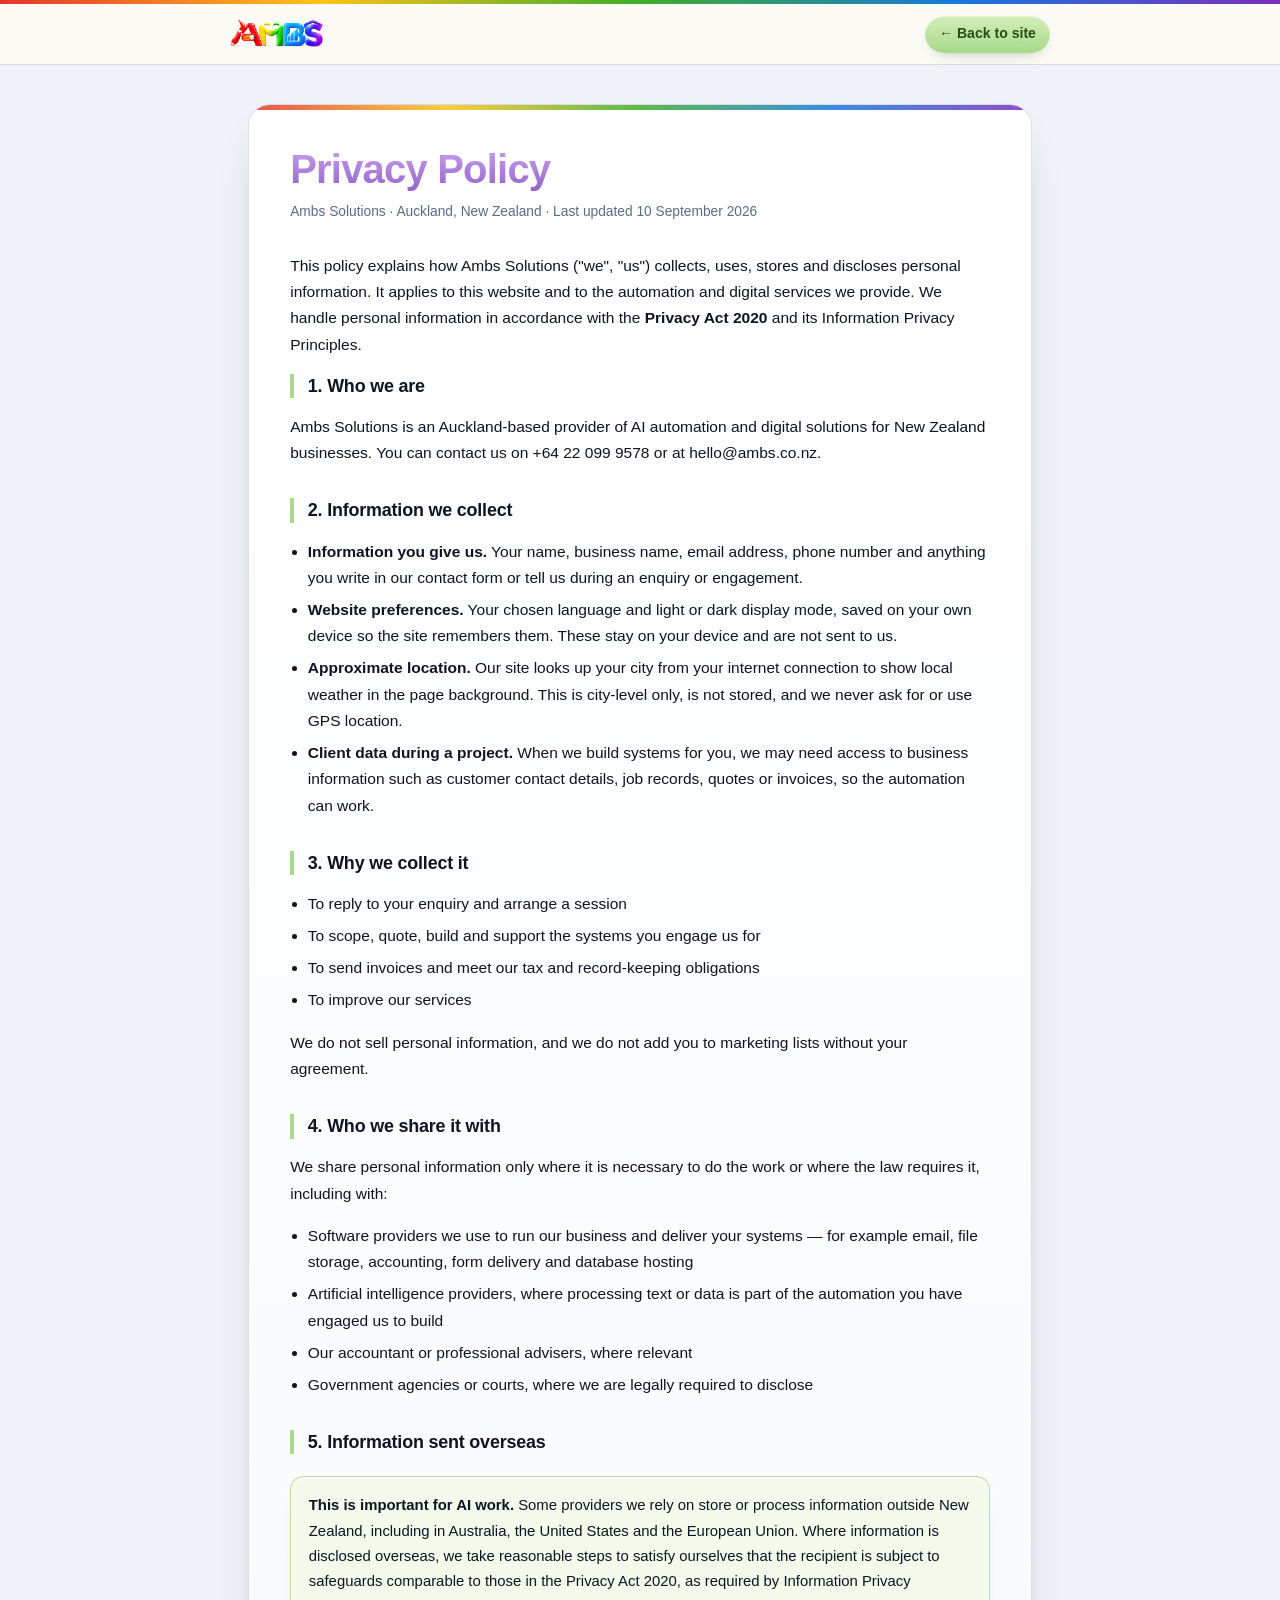
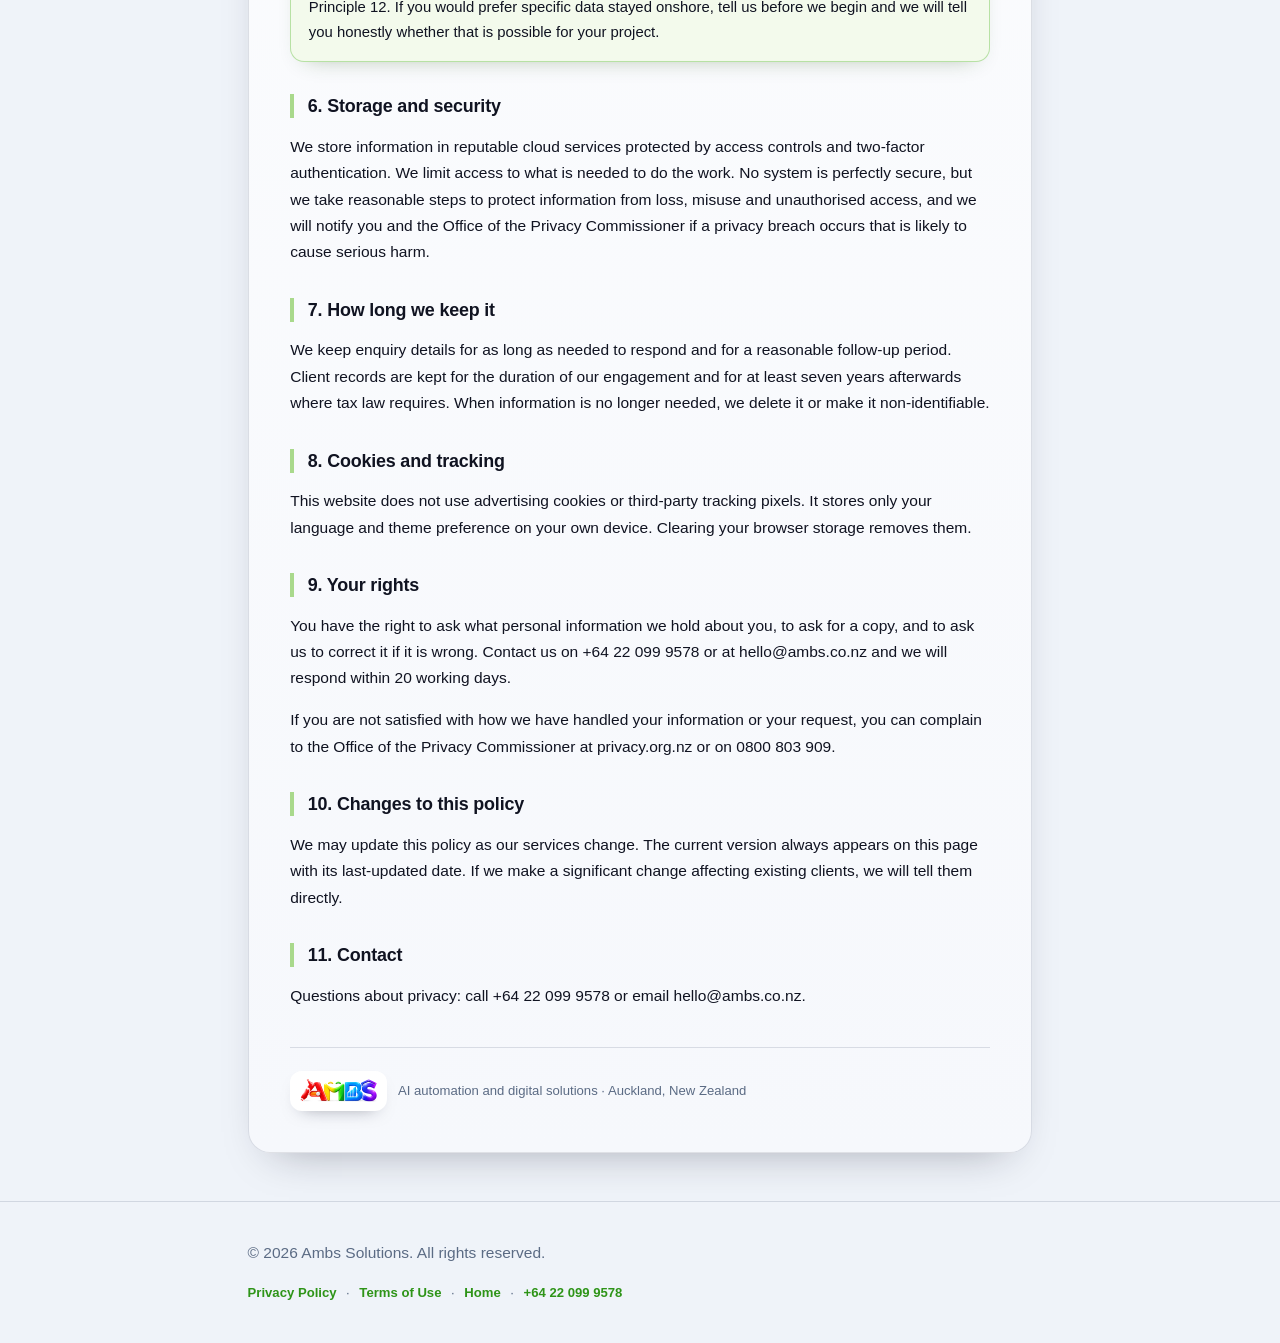
<file: privacy.html>
<!doctype html>
<html lang="en">
<head>
<meta charset="utf-8">
<meta name="viewport" content="width=device-width,initial-scale=1">
<title>Privacy Policy — Ambs Solutions</title>
<meta name="description" content="How Ambs Solutions collects, uses, stores and discloses personal information under the Privacy Act 2020.">
<meta name="robots" content="index,follow">
<link rel="canonical" href="https://ambs.co.nz/privacy.html">
<meta name="theme-color" content="#F7F6F0">
<link rel="icon" type="image/png" href="/favicon.png">
<link rel="apple-touch-icon" href="/apple-touch-icon.png">
<link rel="stylesheet" href="/style.css">
</head>
<body>
<header>
  <div class="wrap bar">
    <a class="mark" href="/"><img src="/logo.png" width="613" height="224" alt="AMBS Solutions" decoding="async"></a>
    <a class="back" href="/">← Back to site</a>
  </div>
</header>
<main>
  <div class="wrap">
    <article class="doc">
      <h1>Privacy Policy</h1>
      <p class="meta">Ambs Solutions · Auckland, New Zealand · Last updated 10 September 2026</p>

      <p>This policy explains how Ambs Solutions ("we", "us") collects, uses, stores and discloses personal information. It applies to this website and to the automation and digital services we provide. We handle personal information in accordance with the <strong>Privacy Act 2020</strong> and its Information Privacy Principles.</p>

      <h2>1. Who we are</h2>
      <p>Ambs Solutions is an Auckland-based provider of AI automation and digital solutions for New Zealand businesses. You can contact us on +64 22 099 9578 or at hello@ambs.co.nz.</p>

      <h2>2. Information we collect</h2>
      <ul>
        <li><strong>Information you give us.</strong> Your name, business name, email address, phone number and anything you write in our contact form or tell us during an enquiry or engagement.</li>
        <li><strong>Website preferences.</strong> Your chosen language and light or dark display mode, saved on your own device so the site remembers them. These stay on your device and are not sent to us.</li>
        <li><strong>Approximate location.</strong> Our site looks up your city from your internet connection to show local weather in the page background. This is city-level only, is not stored, and we never ask for or use GPS location.</li>
        <li><strong>Client data during a project.</strong> When we build systems for you, we may need access to business information such as customer contact details, job records, quotes or invoices, so the automation can work.</li>
      </ul>

      <h2>3. Why we collect it</h2>
      <ul>
        <li>To reply to your enquiry and arrange a session</li>
        <li>To scope, quote, build and support the systems you engage us for</li>
        <li>To send invoices and meet our tax and record-keeping obligations</li>
        <li>To improve our services</li>
      </ul>
      <p>We do not sell personal information, and we do not add you to marketing lists without your agreement.</p>

      <h2>4. Who we share it with</h2>
      <p>We share personal information only where it is necessary to do the work or where the law requires it, including with:</p>
      <ul>
        <li>Software providers we use to run our business and deliver your systems — for example email, file storage, accounting, form delivery and database hosting</li>
        <li>Artificial intelligence providers, where processing text or data is part of the automation you have engaged us to build</li>
        <li>Our accountant or professional advisers, where relevant</li>
        <li>Government agencies or courts, where we are legally required to disclose</li>
      </ul>

      <h2>5. Information sent overseas</h2>
      <div class="callout"><strong>This is important for AI work.</strong> Some providers we rely on store or process information outside New Zealand, including in Australia, the United States and the European Union. Where information is disclosed overseas, we take reasonable steps to satisfy ourselves that the recipient is subject to safeguards comparable to those in the Privacy Act 2020, as required by Information Privacy Principle 12. If you would prefer specific data stayed onshore, tell us before we begin and we will tell you honestly whether that is possible for your project.</div>

      <h2>6. Storage and security</h2>
      <p>We store information in reputable cloud services protected by access controls and two-factor authentication. We limit access to what is needed to do the work. No system is perfectly secure, but we take reasonable steps to protect information from loss, misuse and unauthorised access, and we will notify you and the Office of the Privacy Commissioner if a privacy breach occurs that is likely to cause serious harm.</p>

      <h2>7. How long we keep it</h2>
      <p>We keep enquiry details for as long as needed to respond and for a reasonable follow-up period. Client records are kept for the duration of our engagement and for at least seven years afterwards where tax law requires. When information is no longer needed, we delete it or make it non-identifiable.</p>

      <h2>8. Cookies and tracking</h2>
      <p>This website does not use advertising cookies or third-party tracking pixels. It stores only your language and theme preference on your own device. Clearing your browser storage removes them.</p>

      <h2>9. Your rights</h2>
      <p>You have the right to ask what personal information we hold about you, to ask for a copy, and to ask us to correct it if it is wrong. Contact us on +64 22 099 9578 or at hello@ambs.co.nz and we will respond within 20 working days.</p>
      <p>If you are not satisfied with how we have handled your information or your request, you can complain to the Office of the Privacy Commissioner at privacy.org.nz or on 0800 803 909.</p>

      <h2>10. Changes to this policy</h2>
      <p>We may update this policy as our services change. The current version always appears on this page with its last-updated date. If we make a significant change affecting existing clients, we will tell them directly.</p>

      <h2>11. Contact</h2>
      <p>Questions about privacy: call +64 22 099 9578 or email hello@ambs.co.nz.</p>
      <div class="doc-foot-brand">
        <img src="/logo.png" width="613" height="224" alt="AMBS Solutions" decoding="async">
        <span>AI automation and digital solutions · Auckland, New Zealand</span>
      </div>
    </article>
  </div>
</main>
<footer>
  <div class="wrap">
    <p>© 2026 Ambs Solutions. All rights reserved.</p>
    <div class="legal-links">
      <a href="/privacy.html">Privacy Policy</a> ·
      <a href="/terms.html">Terms of Use</a> ·
      <a href="/">Home</a> ·
      <a href="tel:+64220999578">+64 22 099 9578</a>
    </div>
  </div>
</footer>
</body>
</html>
</file>
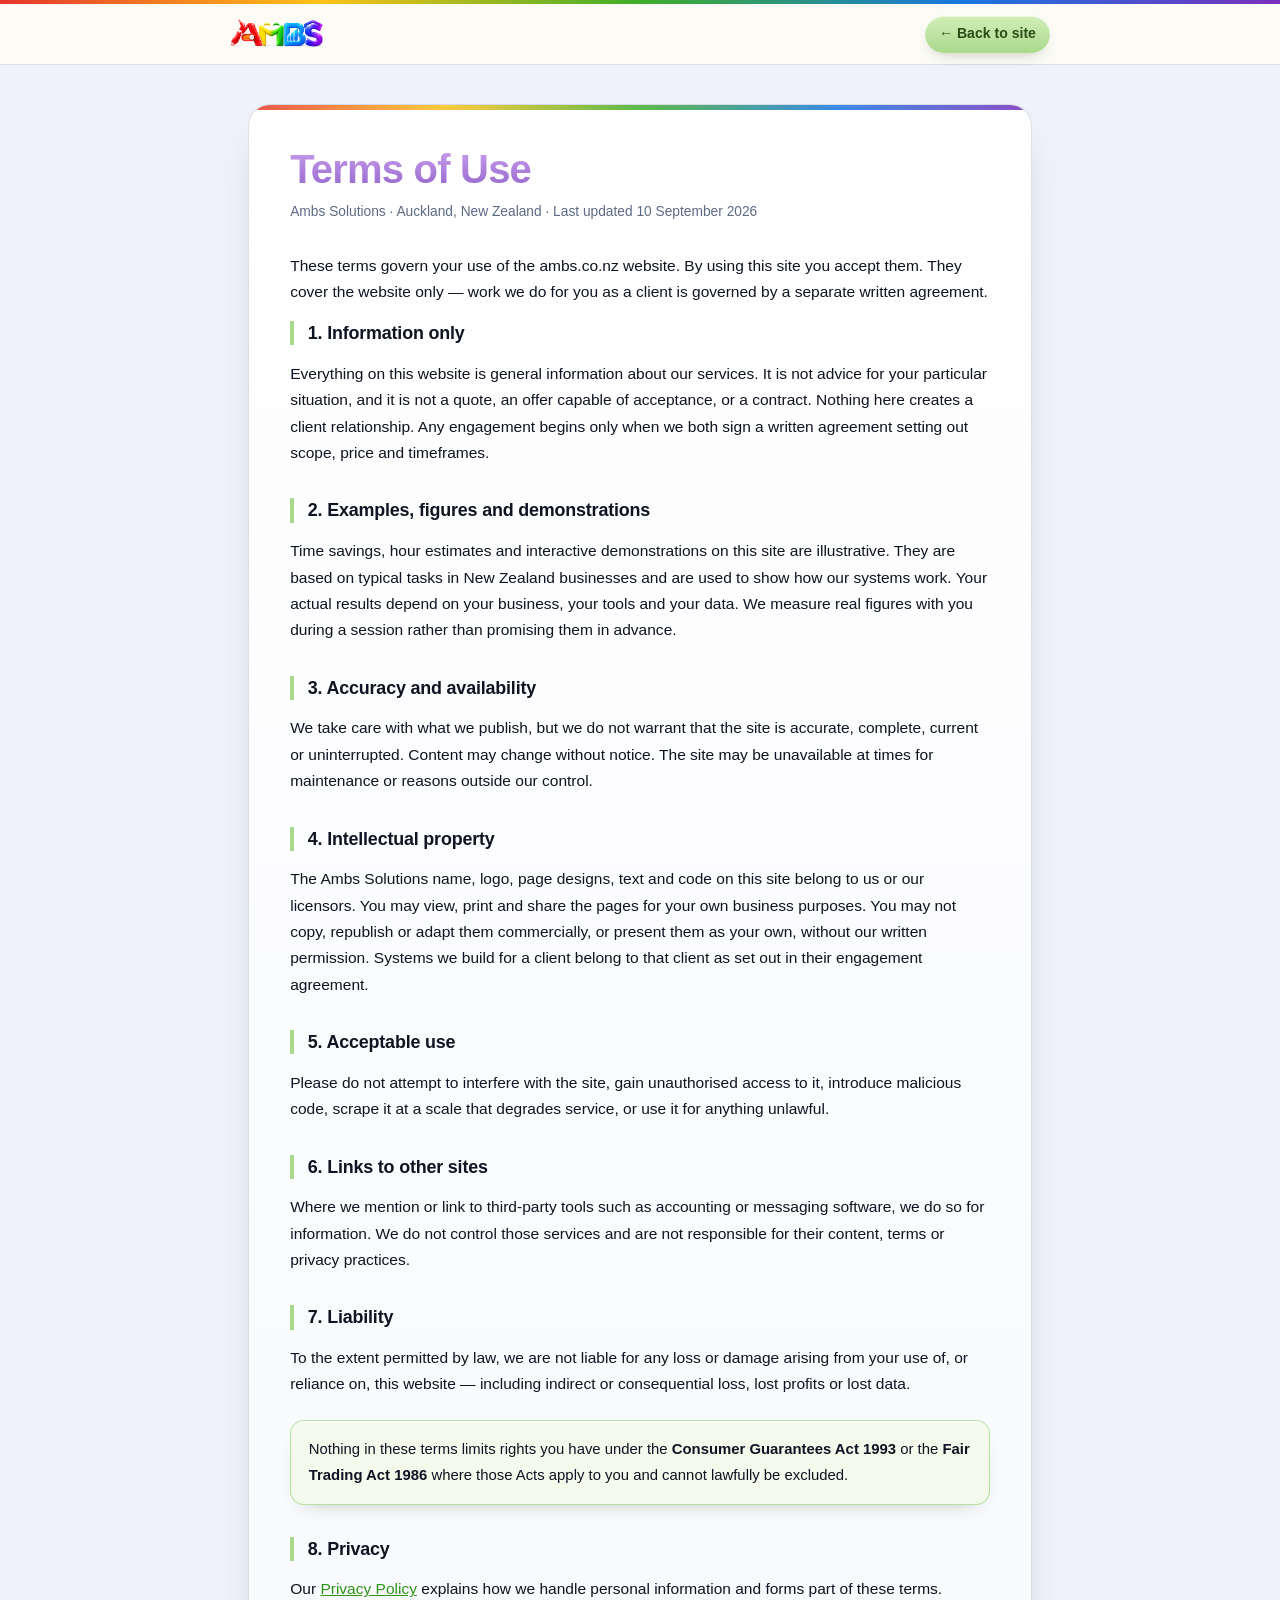
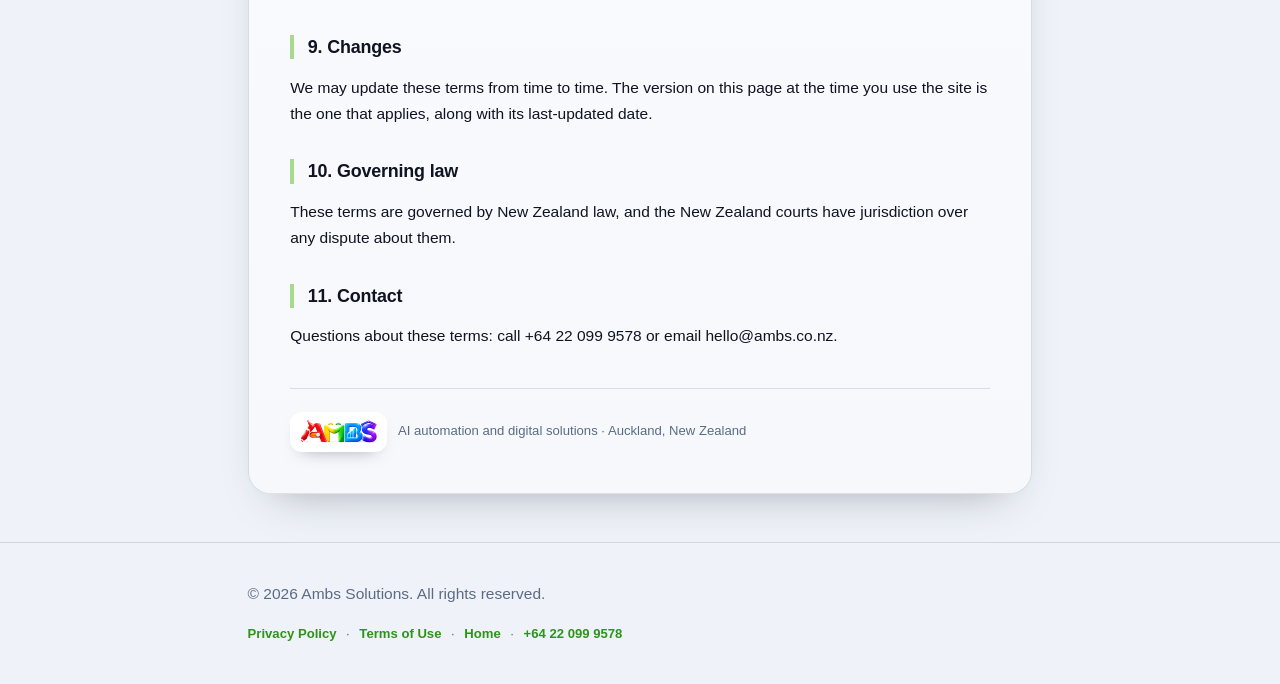
<file: terms.html>
<!doctype html>
<html lang="en">
<head>
<meta charset="utf-8">
<meta name="viewport" content="width=device-width,initial-scale=1">
<title>Terms of Use — Ambs Solutions</title>
<meta name="description" content="Terms governing use of the ambs.co.nz website.">
<meta name="robots" content="index,follow">
<link rel="canonical" href="https://ambs.co.nz/terms.html">
<meta name="theme-color" content="#F7F6F0">
<link rel="icon" type="image/png" href="/favicon.png">
<link rel="apple-touch-icon" href="/apple-touch-icon.png">
<link rel="stylesheet" href="/style.css">
</head>
<body>
<header>
  <div class="wrap bar">
    <a class="mark" href="/"><img src="/logo.png" width="613" height="224" alt="AMBS Solutions" decoding="async"></a>
    <a class="back" href="/">← Back to site</a>
  </div>
</header>
<main>
  <div class="wrap">
    <article class="doc">
      <h1>Terms of Use</h1>
      <p class="meta">Ambs Solutions · Auckland, New Zealand · Last updated 10 September 2026</p>

      <p>These terms govern your use of the ambs.co.nz website. By using this site you accept them. They cover the website only — work we do for you as a client is governed by a separate written agreement.</p>

      <h2>1. Information only</h2>
      <p>Everything on this website is general information about our services. It is not advice for your particular situation, and it is not a quote, an offer capable of acceptance, or a contract. Nothing here creates a client relationship. Any engagement begins only when we both sign a written agreement setting out scope, price and timeframes.</p>

      <h2>2. Examples, figures and demonstrations</h2>
      <p>Time savings, hour estimates and interactive demonstrations on this site are illustrative. They are based on typical tasks in New Zealand businesses and are used to show how our systems work. Your actual results depend on your business, your tools and your data. We measure real figures with you during a session rather than promising them in advance.</p>

      <h2>3. Accuracy and availability</h2>
      <p>We take care with what we publish, but we do not warrant that the site is accurate, complete, current or uninterrupted. Content may change without notice. The site may be unavailable at times for maintenance or reasons outside our control.</p>

      <h2>4. Intellectual property</h2>
      <p>The Ambs Solutions name, logo, page designs, text and code on this site belong to us or our licensors. You may view, print and share the pages for your own business purposes. You may not copy, republish or adapt them commercially, or present them as your own, without our written permission. Systems we build for a client belong to that client as set out in their engagement agreement.</p>

      <h2>5. Acceptable use</h2>
      <p>Please do not attempt to interfere with the site, gain unauthorised access to it, introduce malicious code, scrape it at a scale that degrades service, or use it for anything unlawful.</p>

      <h2>6. Links to other sites</h2>
      <p>Where we mention or link to third-party tools such as accounting or messaging software, we do so for information. We do not control those services and are not responsible for their content, terms or privacy practices.</p>

      <h2>7. Liability</h2>
      <p>To the extent permitted by law, we are not liable for any loss or damage arising from your use of, or reliance on, this website — including indirect or consequential loss, lost profits or lost data.</p>
      <div class="callout">Nothing in these terms limits rights you have under the <strong>Consumer Guarantees Act 1993</strong> or the <strong>Fair Trading Act 1986</strong> where those Acts apply to you and cannot lawfully be excluded.</div>

      <h2>8. Privacy</h2>
      <p>Our <a href="/privacy.html">Privacy Policy</a> explains how we handle personal information and forms part of these terms.</p>

      <h2>9. Changes</h2>
      <p>We may update these terms from time to time. The version on this page at the time you use the site is the one that applies, along with its last-updated date.</p>

      <h2>10. Governing law</h2>
      <p>These terms are governed by New Zealand law, and the New Zealand courts have jurisdiction over any dispute about them.</p>

      <h2>11. Contact</h2>
      <p>Questions about these terms: call +64 22 099 9578 or email hello@ambs.co.nz.</p>
      <div class="doc-foot-brand">
        <img src="/logo.png" width="613" height="224" alt="AMBS Solutions" decoding="async">
        <span>AI automation and digital solutions · Auckland, New Zealand</span>
      </div>
    </article>
  </div>
</main>
<footer>
  <div class="wrap">
    <p>© 2026 Ambs Solutions. All rights reserved.</p>
    <div class="legal-links">
      <a href="/privacy.html">Privacy Policy</a> ·
      <a href="/terms.html">Terms of Use</a> ·
      <a href="/">Home</a> ·
      <a href="tel:+64220999578">+64 22 099 9578</a>
    </div>
  </div>
</footer>
</body>
</html>
</file>
<file: style.css>
:root{--ink:#101321;--paper:#EFF3F9;--white:#fff;--line:rgba(30,45,80,.14);--slate:#5B6B84;--green:#2E9418;--soft:#D3EFB9}
*{box-sizing:border-box}
body{margin:0;background:var(--paper);color:var(--ink);
  font-family:Arial,"Helvetica Neue",Helvetica,"Noto Sans SC","Noto Sans Devanagari","Noto Sans Gurmukhi",sans-serif;
  line-height:1.7;-webkit-font-smoothing:antialiased}
a{color:#2E9418}
.wrap{max-width:820px;margin:0 auto;padding:0 1.1rem}
header{background:rgba(252,251,246,.96);border-bottom:1px solid var(--line);position:sticky;top:0;z-index:10}
.bar{display:flex;align-items:center;justify-content:space-between;gap:1rem;padding:.7rem 0}
.mark{font-weight:800;font-size:1.15rem;text-decoration:none;color:var(--ink);letter-spacing:-.02em}
.mark span{background:linear-gradient(180deg,#7ED63F,#2E9418);-webkit-background-clip:text;background-clip:text;color:transparent}
.back{display:inline-flex;align-items:center;gap:.4rem;text-decoration:none;font-weight:700;font-size:.88rem;
  background:linear-gradient(180deg,#D3EFB9,#A9D98C);color:#274F16;padding:.5em 1em;border-radius:999px;
  box-shadow:0 7px 16px -9px rgba(39,79,22,.4),inset 0 1.5px 0 rgba(255,255,255,.9)}
.back:hover{background:linear-gradient(180deg,#6FCB3A,#2E9418);color:#fff}
main{padding:2.4rem 0 3rem}
.doc{background:linear-gradient(180deg,#fff,#F6F8FC);border:1px solid var(--line);border-radius:22px;
  padding:clamp(1.4rem,4vw,2.6rem);box-shadow:0 20px 44px -26px rgba(20,23,43,.4),inset 0 2px 0 rgba(255,255,255,.9)}
h1{font-size:clamp(1.8rem,5vw,2.5rem);line-height:1.15;margin:0 0 .5rem;letter-spacing:-.02em}
.meta{color:var(--slate);font-size:.86rem;margin:0 0 1.8rem}
h2{font-size:1.12rem;margin:2rem 0 .6rem;letter-spacing:-.01em}
h2:first-of-type{margin-top:1rem}
p,li{font-size:.97rem}
ul{padding-left:1.1rem}
li{margin:.35rem 0}
.callout{background:#F3FAEC;border:1px solid rgba(70,179,31,.35);border-radius:14px;padding:1rem 1.1rem;margin:1.4rem 0;font-size:.93rem}
footer{border-top:1px solid var(--line);padding:1.4rem 0 2.4rem;color:var(--slate);font-size:.82rem}
footer a{text-decoration:none;font-weight:600}
.legal-links{display:flex;gap:.6rem;flex-wrap:wrap;margin-top:.4rem}
@media(prefers-color-scheme:dark){
  :root{--ink:#E9EDF9;--paper:#0F1428;--line:rgba(233,237,249,.14);--slate:#A7B1CC}
  header{background:rgba(15,20,40,.96)}
  .mark{color:#E9EDF9}
  .doc{background:linear-gradient(180deg,#161C33,#101528)}
  .callout{background:rgba(143,226,74,.10);border-color:rgba(143,226,74,.3)}
}


/* brand chrome to match the main site */
body{position:relative}
body::before{content:"";position:fixed;inset:0 0 auto 0;height:4px;z-index:20;
  background:linear-gradient(90deg,#E5352B,#FFC21A,#3FAE29,#1877E0,#7B2FBE)}
header{padding-top:4px}
.mark img{height:34px;width:auto;max-width:none;display:block}
.doc{position:relative;overflow:hidden}
.doc::before{content:"";position:absolute;inset:0 0 auto 0;height:5px;
  background:linear-gradient(90deg,#E5352B,#FFC21A,#3FAE29,#1877E0,#7B2FBE);opacity:.85}
h1{background:linear-gradient(180deg,#C9A2ED 0%,#A97BD9 62%,#8F63C9 100%);
  -webkit-background-clip:text;background-clip:text;color:transparent;
  filter:drop-shadow(0 2px 0 rgba(255,255,255,.7))}
h2{color:#101321;padding-left:.85rem;border-left:4px solid #A9D98C;line-height:1.35}
.callout{box-shadow:inset 0 2px 0 rgba(255,255,255,.8),0 10px 22px -16px rgba(39,79,22,.45)}
.doc-foot-brand{display:flex;align-items:center;gap:.7rem;margin-top:2.4rem;padding-top:1.4rem;
  border-top:1px solid var(--line)}
.doc-foot-brand img{height:40px;width:auto;background:#fff;border-radius:12px;padding:6px 10px;
  box-shadow:0 8px 18px -12px rgba(20,23,43,.5),inset 0 1.5px 0 rgba(255,255,255,.9)}
.doc-foot-brand span{font-size:.82rem;color:var(--slate)}
footer .legal-links a{color:#2E9418}
@media(prefers-color-scheme:dark){
  h1{background:linear-gradient(180deg,#D6B6F5,#A97BD9);-webkit-background-clip:text;background-clip:text;
     color:transparent;filter:drop-shadow(0 2px 0 rgba(0,0,0,.5))}
  h2{color:#E9EDF9;border-left-color:#6FCB3A}
}
</file>
